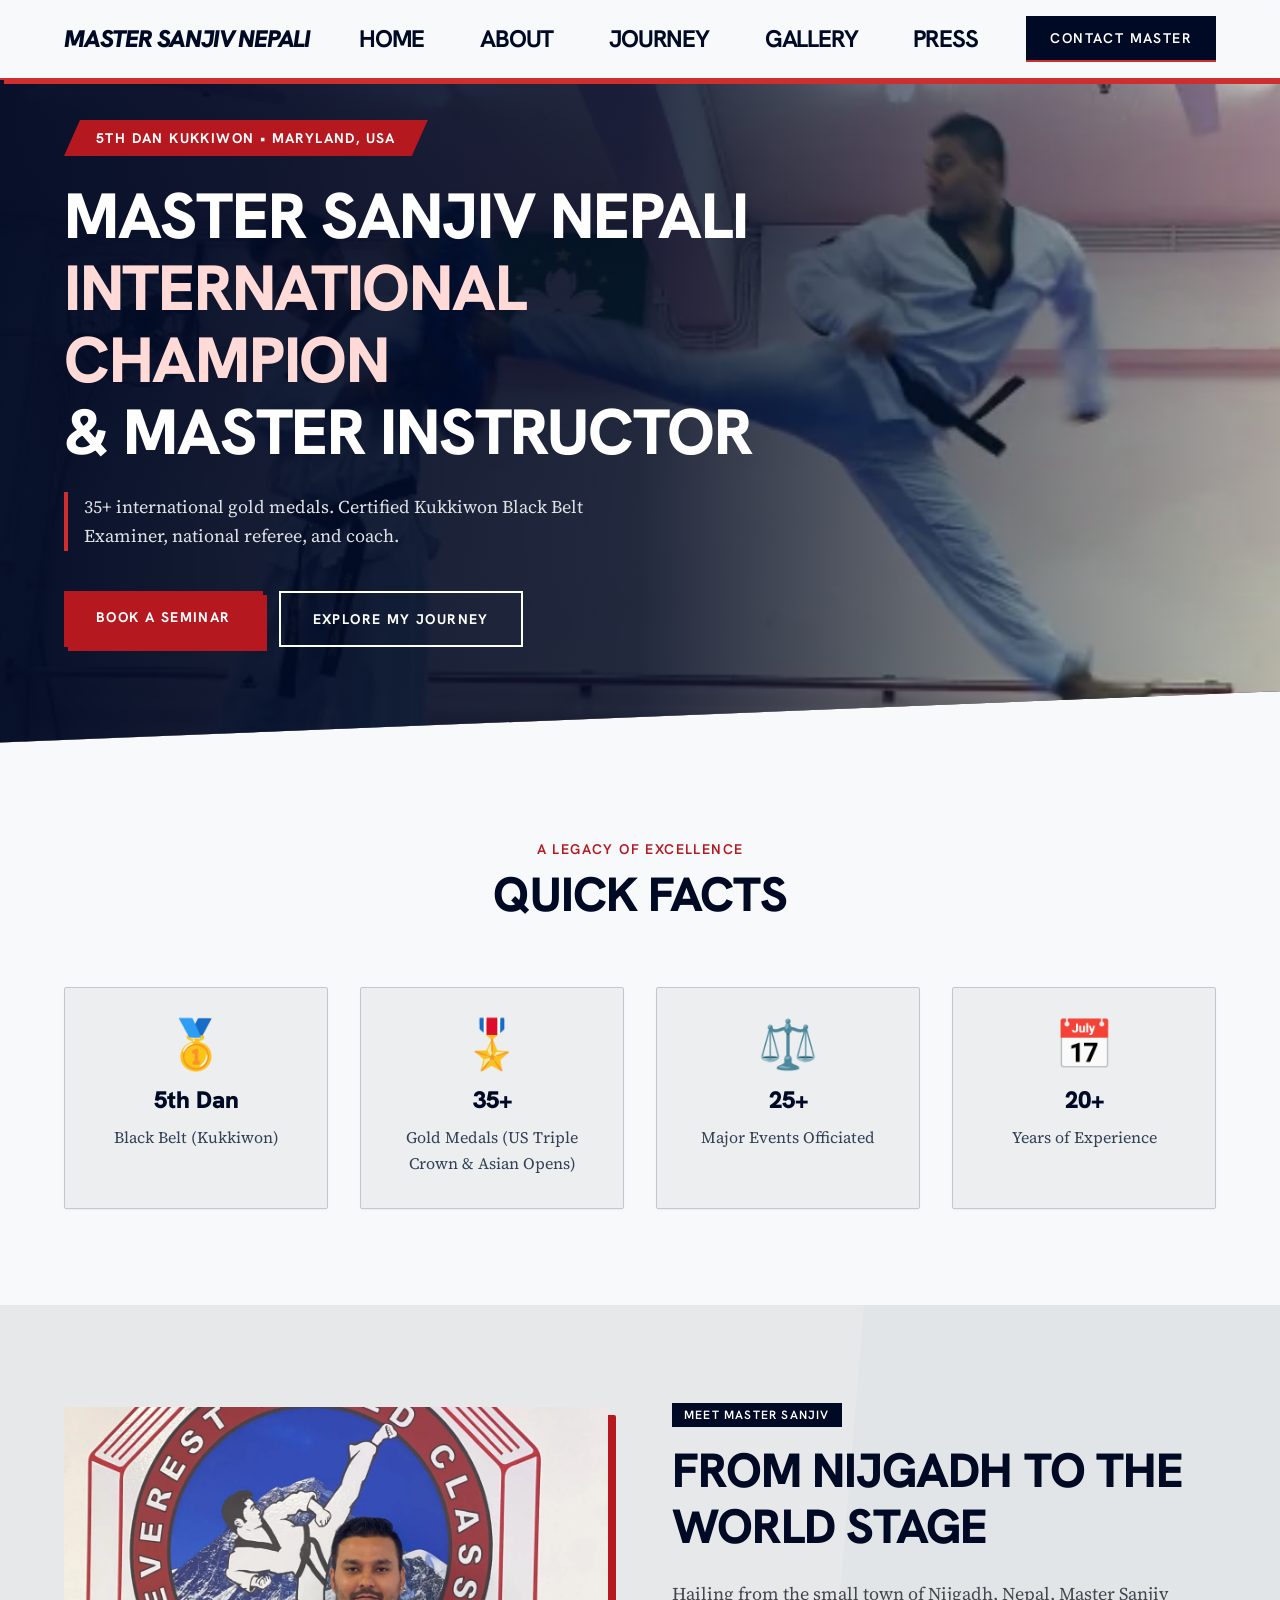
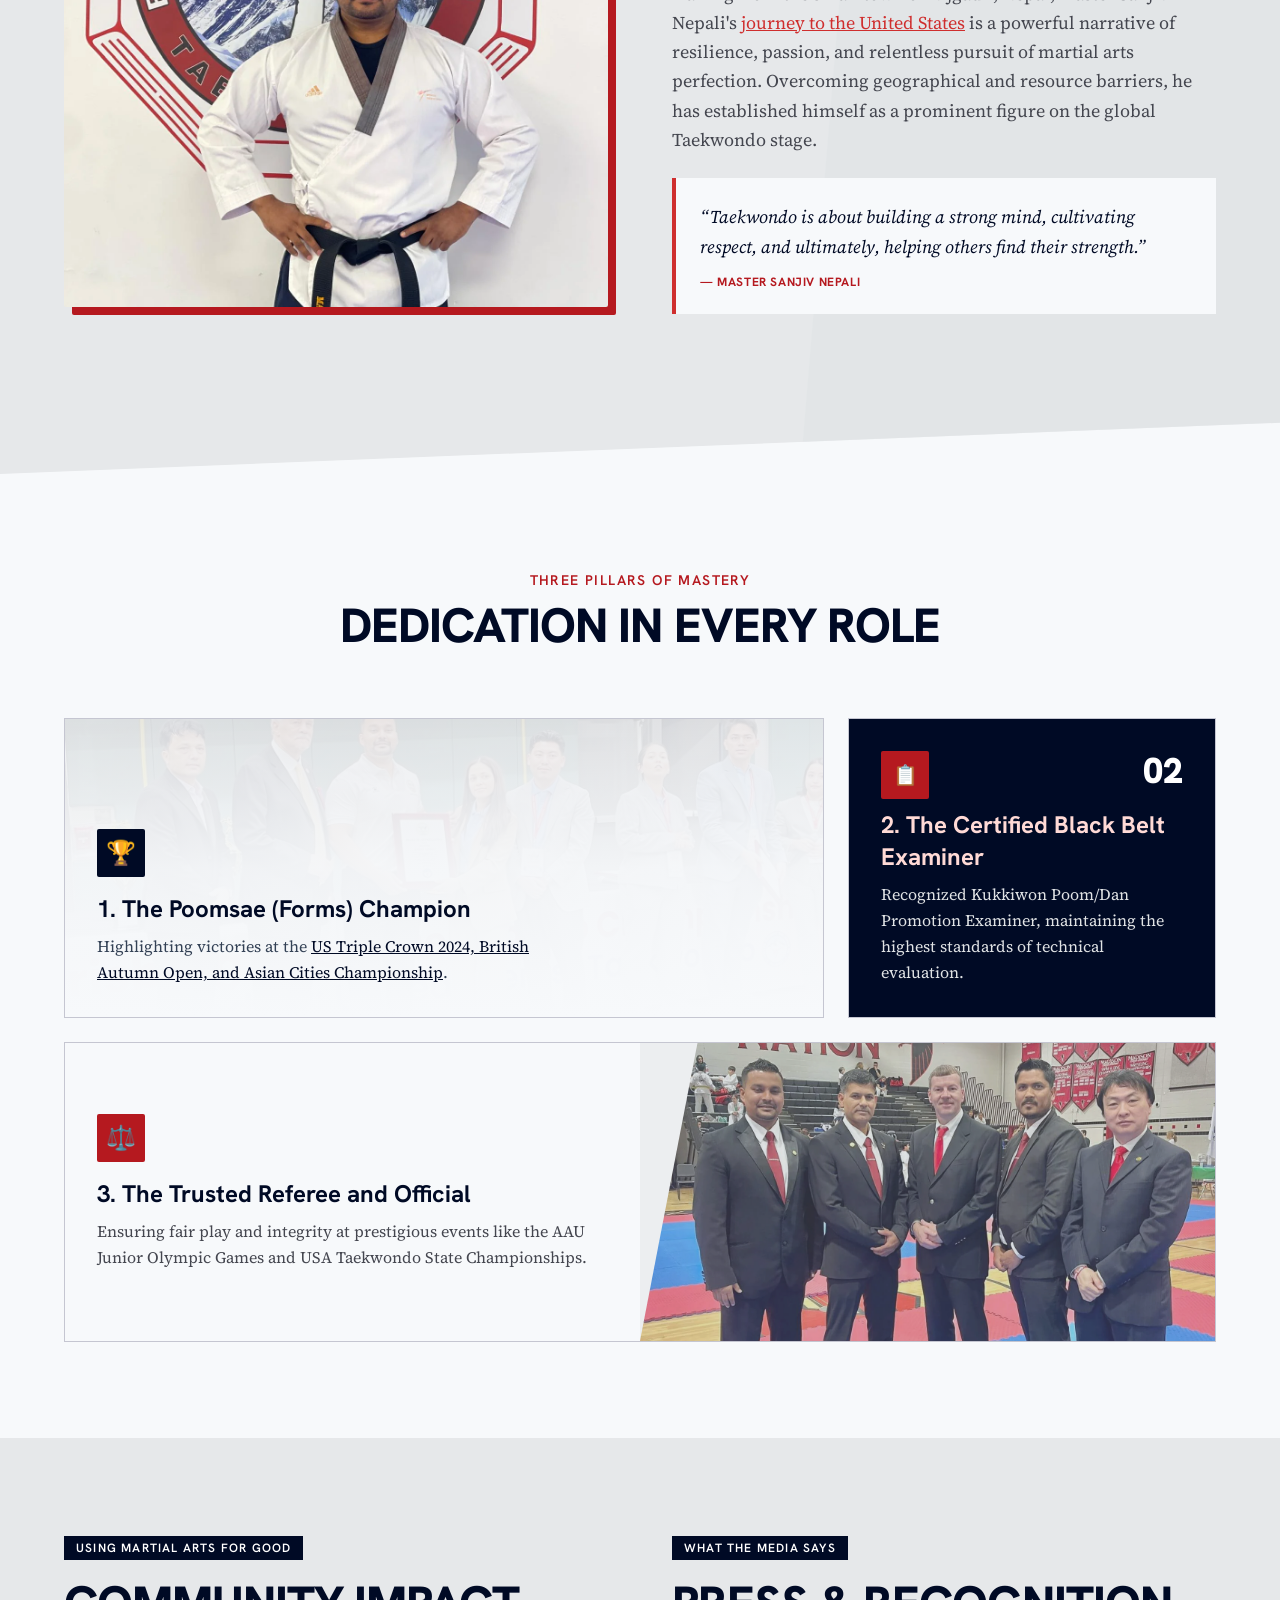
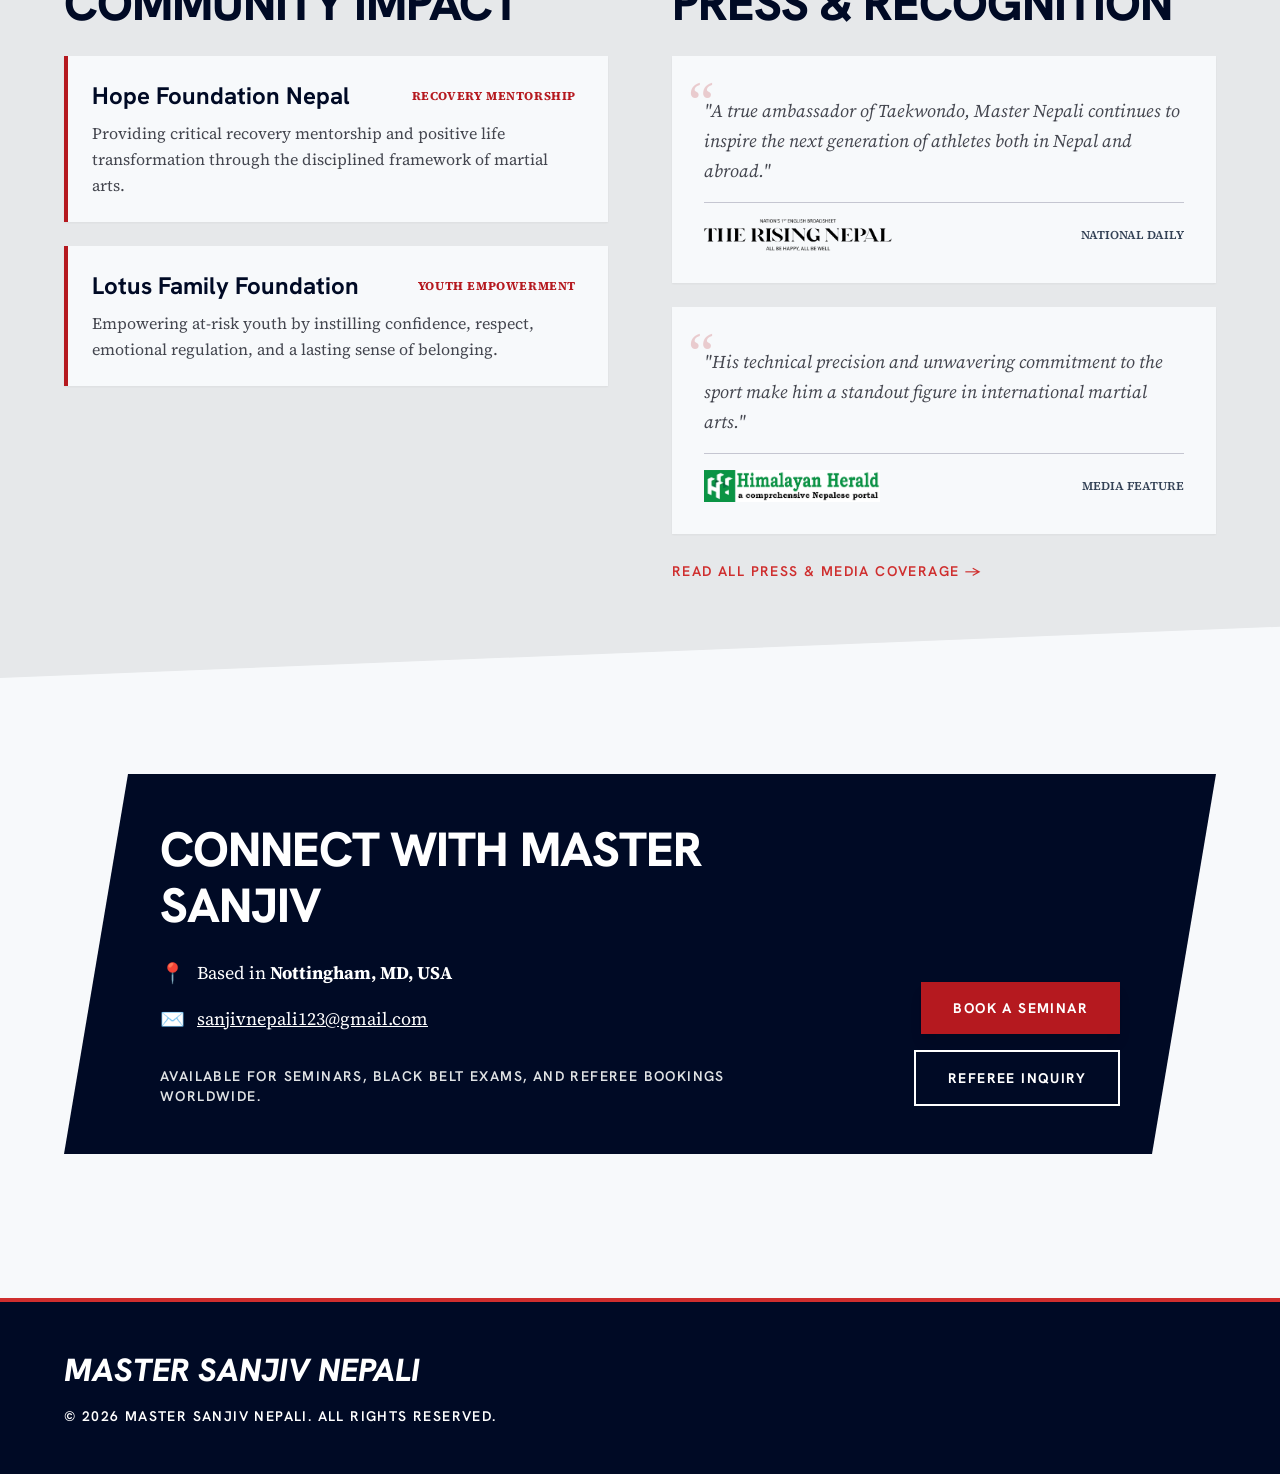
<file: index.html>
<!DOCTYPE html>
<html lang="en-US" class="light" style="scroll-behavior: smooth;">
<head>
    <meta charset="UTF-8">
    <meta name="viewport" content="width=device-width, initial-scale=1.0">
    <title>Master Sanjiv Nepali | Taekwondo Champion, Coach & Referee</title>
    <meta name="description" content="Official site of Master Sanjiv Nepali — 5th Dan Black Belt, International Taekwondo Gold Medalist, certified referee, and coach representing Nepal worldwide.">
    <link rel="canonical" href="https://sanjivnepali.com/">
    <meta name="robots" content="index, follow, max-snippet:-1, max-image-preview:large, max-video-preview:-1">

    <!-- Fonts -->
    <link rel="preconnect" href="https://fonts.googleapis.com">
    <link rel="preconnect" href="https://fonts.gstatic.com" crossorigin>
    <link rel="preload" as="style" href="https://fonts.googleapis.com/css2?family=Hanken+Grotesk:wght@600;700;800&family=Source+Serif+4:wght@400;600&display=swap" onload="this.onload=null;this.rel='stylesheet'">
    <noscript><link href="https://fonts.googleapis.com/css2?family=Hanken+Grotesk:wght@600;700;800&family=Source+Serif+4:wght@400;600&display=swap" rel="stylesheet"></noscript>

    <!-- CSS -->
    <link rel="preload" as="image" href="/assets/uploads/Back-kick.webp" fetchpriority="high">
    <style>*,:after,:before{--tw-border-spacing-x:0;--tw-border-spacing-y:0;--tw-translate-x:0;--tw-translate-y:0;--tw-rotate:0;--tw-skew-x:0;--tw-skew-y:0;--tw-scale-x:1;--tw-scale-y:1;--tw-pan-x: ;--tw-pan-y: ;--tw-pinch-zoom: ;--tw-scroll-snap-strictness:proximity;--tw-gradient-from-position: ;--tw-gradient-via-position: ;--tw-gradient-to-position: ;--tw-ordinal: ;--tw-slashed-zero: ;--tw-numeric-figure: ;--tw-numeric-spacing: ;--tw-numeric-fraction: ;--tw-ring-inset: ;--tw-ring-offset-width:0px;--tw-ring-offset-color:#fff;--tw-ring-color:rgba(59,130,246,.5);--tw-ring-offset-shadow:0 0 #0000;--tw-ring-shadow:0 0 #0000;--tw-shadow:0 0 #0000;--tw-shadow-colored:0 0 #0000;--tw-blur: ;--tw-brightness: ;--tw-contrast: ;--tw-grayscale: ;--tw-hue-rotate: ;--tw-invert: ;--tw-saturate: ;--tw-sepia: ;--tw-drop-shadow: ;--tw-backdrop-blur: ;--tw-backdrop-brightness: ;--tw-backdrop-contrast: ;--tw-backdrop-grayscale: ;--tw-backdrop-hue-rotate: ;--tw-backdrop-invert: ;--tw-backdrop-opacity: ;--tw-backdrop-saturate: ;--tw-backdrop-sepia: ;--tw-contain-size: ;--tw-contain-layout: ;--tw-contain-paint: ;--tw-contain-style: }::backdrop{--tw-border-spacing-x:0;--tw-border-spacing-y:0;--tw-translate-x:0;--tw-translate-y:0;--tw-rotate:0;--tw-skew-x:0;--tw-skew-y:0;--tw-scale-x:1;--tw-scale-y:1;--tw-pan-x: ;--tw-pan-y: ;--tw-pinch-zoom: ;--tw-scroll-snap-strictness:proximity;--tw-gradient-from-position: ;--tw-gradient-via-position: ;--tw-gradient-to-position: ;--tw-ordinal: ;--tw-slashed-zero: ;--tw-numeric-figure: ;--tw-numeric-spacing: ;--tw-numeric-fraction: ;--tw-ring-inset: ;--tw-ring-offset-width:0px;--tw-ring-offset-color:#fff;--tw-ring-color:rgba(59,130,246,.5);--tw-ring-offset-shadow:0 0 #0000;--tw-ring-shadow:0 0 #0000;--tw-shadow:0 0 #0000;--tw-shadow-colored:0 0 #0000;--tw-blur: ;--tw-brightness: ;--tw-contrast: ;--tw-grayscale: ;--tw-hue-rotate: ;--tw-invert: ;--tw-saturate: ;--tw-sepia: ;--tw-drop-shadow: ;--tw-backdrop-blur: ;--tw-backdrop-brightness: ;--tw-backdrop-contrast: ;--tw-backdrop-grayscale: ;--tw-backdrop-hue-rotate: ;--tw-backdrop-invert: ;--tw-backdrop-opacity: ;--tw-backdrop-saturate: ;--tw-backdrop-sepia: ;--tw-contain-size: ;--tw-contain-layout: ;--tw-contain-paint: ;--tw-contain-style: }/*! tailwindcss v3.4.19 | MIT License | https://tailwindcss.com*/*,:after,:before{box-sizing:border-box;border:0 solid #e5e7eb}:after,:before{--tw-content:""}:host,html{line-height:1.5;-webkit-text-size-adjust:100%;-moz-tab-size:4;-o-tab-size:4;tab-size:4;font-family:ui-sans-serif,system-ui,sans-serif,Apple Color Emoji,Segoe UI Emoji,Segoe UI Symbol,Noto Color Emoji;font-feature-settings:normal;font-variation-settings:normal;-webkit-tap-highlight-color:transparent}body{margin:0;line-height:inherit}hr{height:0;color:inherit;border-top-width:1px}abbr:where([title]){-webkit-text-decoration:underline dotted;text-decoration:underline dotted}h1,h2,h3,h4,h5,h6{font-size:inherit;font-weight:inherit}a{color:inherit;text-decoration:inherit}b,strong{font-weight:bolder}code,kbd,pre,samp{font-family:ui-monospace,SFMono-Regular,Menlo,Monaco,Consolas,Liberation Mono,Courier New,monospace;font-feature-settings:normal;font-variation-settings:normal;font-size:1em}small{font-size:80%}sub,sup{font-size:75%;line-height:0;position:relative;vertical-align:baseline}sub{bottom:-.25em}sup{top:-.5em}table{text-indent:0;border-color:inherit;border-collapse:collapse}button,input,optgroup,select,textarea{font-family:inherit;font-feature-settings:inherit;font-variation-settings:inherit;font-size:100%;font-weight:inherit;line-height:inherit;letter-spacing:inherit;color:inherit;margin:0;padding:0}button,select{text-transform:none}button,input:where([type=button]),input:where([type=reset]),input:where([type=submit]){-webkit-appearance:button;background-color:transparent;background-image:none}:-moz-focusring{outline:auto}:-moz-ui-invalid{box-shadow:none}progress{vertical-align:baseline}::-webkit-inner-spin-button,::-webkit-outer-spin-button{height:auto}[type=search]{-webkit-appearance:textfield;outline-offset:-2px}::-webkit-search-decoration{-webkit-appearance:none}::-webkit-file-upload-button{-webkit-appearance:button;font:inherit}summary{display:list-item}blockquote,dd,dl,figure,h1,h2,h3,h4,h5,h6,hr,p,pre{margin:0}fieldset{margin:0}fieldset,legend{padding:0}menu,ol,ul{list-style:none;margin:0;padding:0}dialog{padding:0}textarea{resize:vertical}input::-moz-placeholder,textarea::-moz-placeholder{opacity:1;color:#9ca3af}input::placeholder,textarea::placeholder{opacity:1;color:#9ca3af}[role=button],button{cursor:pointer}:disabled{cursor:default}audio,canvas,embed,iframe,img,object,svg,video{display:block;vertical-align:middle}img,video{max-width:100%;height:auto}[hidden]:where(:not([hidden=until-found])){display:none}.container{width:100%}@media (min-width:640px){.container{max-width:640px}}@media (min-width:768px){.container{max-width:768px}}@media (min-width:1024px){.container{max-width:1024px}}@media (min-width:1280px){.container{max-width:1280px}}@media (min-width:1536px){.container{max-width:1536px}}.pointer-events-none{pointer-events:none}.fixed{position:fixed}.absolute{position:absolute}.relative{position:relative}.-inset-4{inset:-1rem}.inset-0{inset:0}.bottom-0{bottom:0}.bottom-4{bottom:1rem}.left-0{left:0}.left-4{left:1rem}.right-0{right:0}.top-0{top:0}.top-1\.5{top:.375rem}.top-2{top:.5rem}.top-4{top:1rem}.-z-10{z-index:-10}.z-0{z-index:0}.z-10{z-index:10}.z-20{z-index:20}.z-50{z-index:50}.order-1{order:1}.order-2{order:2}.order-3{order:3}.col-span-full{grid-column:1/-1}.mx-auto{margin-left:auto;margin-right:auto}.-mt-12{margin-top:-3rem}.-mt-16{margin-top:-4rem}.mb-1{margin-bottom:.25rem}.mb-12{margin-bottom:3rem}.mb-16{margin-bottom:4rem}.mb-2{margin-bottom:.5rem}.mb-20{margin-bottom:5rem}.mb-3{margin-bottom:.75rem}.mb-4{margin-bottom:1rem}.mb-6{margin-bottom:1.5rem}.mb-8{margin-bottom:2rem}.ml-2{margin-left:.5rem}.ml-4{margin-left:1rem}.ml-6{margin-left:1.5rem}.mr-3{margin-right:.75rem}.mt-1{margin-top:.25rem}.mt-12{margin-top:3rem}.mt-16{margin-top:4rem}.mt-2{margin-top:.5rem}.mt-3{margin-top:.75rem}.mt-4{margin-top:1rem}.mt-6{margin-top:1.5rem}.mt-8{margin-top:2rem}.block{display:block}.inline-block{display:inline-block}.flex{display:flex}.inline-flex{display:inline-flex}.grid{display:grid}.hidden{display:none}.aspect-\[4\/3\]{aspect-ratio:4/3}.aspect-\[4\/5\]{aspect-ratio:4/5}.aspect-video{aspect-ratio:16/9}.h-1{height:.25rem}.h-12{height:3rem}.h-16{height:4rem}.h-2{height:.5rem}.h-3{height:.75rem}.h-64{height:16rem}.h-8{height:2rem}.h-96{height:24rem}.h-\[500px\]{height:500px}.h-auto{height:auto}.h-full{height:100%}.h-px{height:1px}.min-h-\[60vh\]{min-height:60vh}.min-h-\[921px\]{min-height:921px}.w-1\/2{width:50%}.w-1\/3{width:33.333333%}.w-12{width:3rem}.w-16{width:4rem}.w-24{width:6rem}.w-3{width:.75rem}.w-8{width:2rem}.w-auto{width:auto}.w-full{width:100%}.max-w-2xl{max-width:42rem}.max-w-3xl{max-width:48rem}.max-w-4xl{max-width:56rem}.max-w-7xl{max-width:80rem}.max-w-container-max{max-width:1280px}.max-w-md{max-width:28rem}.max-w-xl{max-width:36rem}.flex-shrink-0,.shrink-0{flex-shrink:0}.flex-grow{flex-grow:1}.origin-left{transform-origin:left}.-translate-y-8{--tw-translate-y:-2rem}.-translate-y-8,.translate-x-1\/2{transform:translate(var(--tw-translate-x),var(--tw-translate-y)) rotate(var(--tw-rotate)) skewX(var(--tw-skew-x)) skewY(var(--tw-skew-y)) scaleX(var(--tw-scale-x)) scaleY(var(--tw-scale-y))}.translate-x-1\/2{--tw-translate-x:50%}.translate-x-1\/4{--tw-translate-x:25%}.translate-x-1\/4,.translate-x-4{transform:translate(var(--tw-translate-x),var(--tw-translate-y)) rotate(var(--tw-rotate)) skewX(var(--tw-skew-x)) skewY(var(--tw-skew-y)) scaleX(var(--tw-scale-x)) scaleY(var(--tw-scale-y))}.translate-x-4{--tw-translate-x:1rem}.translate-x-8{--tw-translate-x:2rem}.translate-x-8,.translate-y-0{transform:translate(var(--tw-translate-x),var(--tw-translate-y)) rotate(var(--tw-rotate)) skewX(var(--tw-skew-x)) skewY(var(--tw-skew-y)) scaleX(var(--tw-scale-x)) scaleY(var(--tw-scale-y))}.translate-y-0{--tw-translate-y:0px}.translate-y-4{--tw-translate-y:1rem}.translate-y-4,.translate-y-8{transform:translate(var(--tw-translate-x),var(--tw-translate-y)) rotate(var(--tw-rotate)) skewX(var(--tw-skew-x)) skewY(var(--tw-skew-y)) scaleX(var(--tw-scale-x)) scaleY(var(--tw-scale-y))}.translate-y-8{--tw-translate-y:2rem}.-rotate-3{--tw-rotate:-3deg}.-rotate-3,.rotate-45{transform:translate(var(--tw-translate-x),var(--tw-translate-y)) rotate(var(--tw-rotate)) skewX(var(--tw-skew-x)) skewY(var(--tw-skew-y)) scaleX(var(--tw-scale-x)) scaleY(var(--tw-scale-y))}.rotate-45{--tw-rotate:45deg}.-skew-x-12{--tw-skew-x:-12deg}.-skew-x-12,.skew-x-12{transform:translate(var(--tw-translate-x),var(--tw-translate-y)) rotate(var(--tw-rotate)) skewX(var(--tw-skew-x)) skewY(var(--tw-skew-y)) scaleX(var(--tw-scale-x)) scaleY(var(--tw-scale-y))}.skew-x-12{--tw-skew-x:12deg}.skew-x-\[-6deg\]{--tw-skew-x:-6deg}.scale-150,.skew-x-\[-6deg\]{transform:translate(var(--tw-translate-x),var(--tw-translate-y)) rotate(var(--tw-rotate)) skewX(var(--tw-skew-x)) skewY(var(--tw-skew-y)) scaleX(var(--tw-scale-x)) scaleY(var(--tw-scale-y))}.scale-150{--tw-scale-x:1.5;--tw-scale-y:1.5}.transform{transform:translate(var(--tw-translate-x),var(--tw-translate-y)) rotate(var(--tw-rotate)) skewX(var(--tw-skew-x)) skewY(var(--tw-skew-y)) scaleX(var(--tw-scale-x)) scaleY(var(--tw-scale-y))}.cursor-pointer{cursor:pointer}.list-outside{list-style-position:outside}.list-disc{list-style-type:disc}.list-none{list-style-type:none}.auto-rows-\[300px\]{grid-auto-rows:300px}.grid-cols-1{grid-template-columns:repeat(1,minmax(0,1fr))}.grid-cols-2{grid-template-columns:repeat(2,minmax(0,1fr))}.flex-col{flex-direction:column}.flex-wrap{flex-wrap:wrap}.items-start{align-items:flex-start}.items-end{align-items:flex-end}.items-center{align-items:center}.justify-end{justify-content:flex-end}.justify-center{justify-content:center}.justify-between{justify-content:space-between}.gap-12{gap:3rem}.gap-16{gap:4rem}.gap-2{gap:.5rem}.gap-3{gap:.75rem}.gap-4{gap:1rem}.gap-6{gap:1.5rem}.gap-8{gap:2rem}.gap-gutter{gap:24px}.space-y-4>:not([hidden])~:not([hidden]){--tw-space-y-reverse:0;margin-top:calc(1rem*(1 - var(--tw-space-y-reverse)));margin-bottom:calc(1rem*var(--tw-space-y-reverse))}.space-y-6>:not([hidden])~:not([hidden]){--tw-space-y-reverse:0;margin-top:calc(1.5rem*(1 - var(--tw-space-y-reverse)));margin-bottom:calc(1.5rem*var(--tw-space-y-reverse))}.space-y-8>:not([hidden])~:not([hidden]){--tw-space-y-reverse:0;margin-top:calc(2rem*(1 - var(--tw-space-y-reverse)));margin-bottom:calc(2rem*var(--tw-space-y-reverse))}.overflow-hidden{overflow:hidden}.rounded-full{border-radius:9999px}.rounded-sm{border-radius:.125rem}.border{border-width:1px}.border-2{border-width:2px}.border-4{border-width:4px}.border-y{border-top-width:1px}.border-b,.border-y{border-bottom-width:1px}.border-b-2{border-bottom-width:2px}.border-b-4{border-bottom-width:4px}.border-l-4{border-left-width:4px}.border-l-8{border-left-width:8px}.border-t{border-top-width:1px}.border-t-4{border-top-width:4px}.border-deep-navy{--tw-border-opacity:1;border-color:rgb(0 31 82/var(--tw-border-opacity,1))}.border-national-crimson{--tw-border-opacity:1;border-color:rgb(207 46 46/var(--tw-border-opacity,1))}.border-outline-variant{--tw-border-opacity:1;border-color:rgb(197 198 209/var(--tw-border-opacity,1))}.border-primary{--tw-border-opacity:1;border-color:rgb(0 10 37/var(--tw-border-opacity,1))}.border-secondary{--tw-border-opacity:1;border-color:rgb(181 25 31/var(--tw-border-opacity,1))}.border-secondary\/30{border-color:rgba(181,25,31,.3)}.border-slate-200{--tw-border-opacity:1;border-color:rgb(226 232 240/var(--tw-border-opacity,1))}.border-slate-300{--tw-border-opacity:1;border-color:rgb(203 213 225/var(--tw-border-opacity,1))}.border-surface-variant{--tw-border-opacity:1;border-color:rgb(224 227 229/var(--tw-border-opacity,1))}.border-transparent{border-color:transparent}.border-white{--tw-border-opacity:1;border-color:rgb(255 255 255/var(--tw-border-opacity,1))}.bg-background{--tw-bg-opacity:1;background-color:rgb(247 249 251/var(--tw-bg-opacity,1))}.bg-deep-navy{--tw-bg-opacity:1;background-color:rgb(0 31 82/var(--tw-bg-opacity,1))}.bg-national-crimson{--tw-bg-opacity:1;background-color:rgb(207 46 46/var(--tw-bg-opacity,1))}.bg-on-primary-container{--tw-bg-opacity:1;background-color:rgb(114 136 193/var(--tw-bg-opacity,1))}.bg-outline-variant{--tw-bg-opacity:1;background-color:rgb(197 198 209/var(--tw-bg-opacity,1))}.bg-primary{--tw-bg-opacity:1;background-color:rgb(0 10 37/var(--tw-bg-opacity,1))}.bg-primary\/40{background-color:rgba(0,10,37,.4)}.bg-secondary{--tw-bg-opacity:1;background-color:rgb(181 25 31/var(--tw-bg-opacity,1))}.bg-slate-200{--tw-bg-opacity:1;background-color:rgb(226 232 240/var(--tw-bg-opacity,1))}.bg-surface,.bg-surface-bright{--tw-bg-opacity:1;background-color:rgb(247 249 251/var(--tw-bg-opacity,1))}.bg-surface-container{--tw-bg-opacity:1;background-color:rgb(236 238 240/var(--tw-bg-opacity,1))}.bg-surface-container-high{--tw-bg-opacity:1;background-color:rgb(230 232 234/var(--tw-bg-opacity,1))}.bg-surface-container-highest{--tw-bg-opacity:1;background-color:rgb(224 227 229/var(--tw-bg-opacity,1))}.bg-surface-container-low{--tw-bg-opacity:1;background-color:rgb(242 244 246/var(--tw-bg-opacity,1))}.bg-surface-dim{--tw-bg-opacity:1;background-color:rgb(216 218 220/var(--tw-bg-opacity,1))}.bg-surface-variant{--tw-bg-opacity:1;background-color:rgb(224 227 229/var(--tw-bg-opacity,1))}.bg-surface\/90{background-color:rgba(247,249,251,.9)}.bg-transparent{background-color:transparent}.bg-white{--tw-bg-opacity:1;background-color:rgb(255 255 255/var(--tw-bg-opacity,1))}.bg-gradient-to-r{background-image:linear-gradient(to right,var(--tw-gradient-stops))}.bg-gradient-to-t{background-image:linear-gradient(to top,var(--tw-gradient-stops))}.from-primary{--tw-gradient-from:#000a25 var(--tw-gradient-from-position);--tw-gradient-to:rgba(0,10,37,0) var(--tw-gradient-to-position);--tw-gradient-stops:var(--tw-gradient-from),var(--tw-gradient-to)}.from-surface{--tw-gradient-from:#f7f9fb var(--tw-gradient-from-position);--tw-gradient-to:rgba(247,249,251,0) var(--tw-gradient-to-position);--tw-gradient-stops:var(--tw-gradient-from),var(--tw-gradient-to)}.via-surface\/80{--tw-gradient-to:rgba(247,249,251,0) var(--tw-gradient-to-position);--tw-gradient-stops:var(--tw-gradient-from),rgba(247,249,251,.8) var(--tw-gradient-via-position),var(--tw-gradient-to)}.to-transparent{--tw-gradient-to:transparent var(--tw-gradient-to-position)}.bg-cover{background-size:cover}.bg-center{background-position:50%}.bg-no-repeat{background-repeat:no-repeat}.object-contain{-o-object-fit:contain;object-fit:contain}.object-cover{-o-object-fit:cover;object-fit:cover}.p-12{padding:3rem}.p-3{padding:.75rem}.p-4{padding:1rem}.p-6{padding:1.5rem}.p-8{padding:2rem}.px-10{padding-left:2.5rem;padding-right:2.5rem}.px-2{padding-left:.5rem;padding-right:.5rem}.px-3{padding-left:.75rem;padding-right:.75rem}.px-4{padding-left:1rem;padding-right:1rem}.px-6{padding-left:1.5rem;padding-right:1.5rem}.px-8{padding-left:2rem;padding-right:2rem}.px-margin-desktop{padding-left:64px;padding-right:64px}.px-margin-mobile{padding-left:20px;padding-right:20px}.py-1{padding-top:.25rem;padding-bottom:.25rem}.py-12{padding-top:3rem;padding-bottom:3rem}.py-16{padding-top:4rem;padding-bottom:4rem}.py-2{padding-top:.5rem;padding-bottom:.5rem}.py-20{padding-top:5rem;padding-bottom:5rem}.py-24{padding-top:6rem;padding-bottom:6rem}.py-3{padding-top:.75rem;padding-bottom:.75rem}.py-4{padding-top:1rem;padding-bottom:1rem}.py-5{padding-top:1.25rem;padding-bottom:1.25rem}.pb-1{padding-bottom:.25rem}.pb-12{padding-bottom:3rem}.pb-16{padding-bottom:4rem}.pb-2{padding-bottom:.5rem}.pb-24{padding-bottom:6rem}.pb-32{padding-bottom:8rem}.pb-4{padding-bottom:1rem}.pb-6{padding-bottom:1.5rem}.pl-4{padding-left:1rem}.pl-6{padding-left:1.5rem}.pl-margin-desktop{padding-left:64px}.pt-12{padding-top:3rem}.pt-16{padding-top:4rem}.pt-20{padding-top:5rem}.pt-24{padding-top:6rem}.pt-32{padding-top:8rem}.pt-4{padding-top:1rem}.pt-6{padding-top:1.5rem}.pt-\[80px\]{padding-top:80px}.text-left{text-align:left}.text-center{text-align:center}.font-body-lg,.font-body-md{font-family:"Source Serif 4"}.font-headline-lg,.font-headline-lg-mobile,.font-headline-md,.font-headline-sm,.font-headline-xl,.font-label-lg,.font-label-sm{font-family:Hanken Grotesk}.font-sans{font-family:ui-sans-serif,system-ui,sans-serif,Apple Color Emoji,Segoe UI Emoji,Segoe UI Symbol,Noto Color Emoji}.font-serif{font-family:ui-serif,Georgia,Cambria,Times New Roman,Times,serif}.text-2xl{font-size:1.5rem;line-height:2rem}.text-3xl{font-size:1.875rem;line-height:2.25rem}.text-4xl{font-size:2.25rem;line-height:2.5rem}.text-5xl{font-size:3rem;line-height:1}.text-6xl{font-size:3.75rem;line-height:1}.text-\[120px\]{font-size:120px}.text-base{font-size:1rem;line-height:1.5rem}.text-body-lg{font-size:18px;line-height:30px;font-weight:400}.text-body-md{font-size:16px;line-height:26px;font-weight:400}.text-headline-lg{font-size:48px;line-height:56px;letter-spacing:-.02em;font-weight:800}.text-headline-lg-mobile{font-size:36px;line-height:44px;font-weight:800}.text-headline-md{font-size:32px;line-height:40px;font-weight:700}.text-headline-sm{font-size:24px;line-height:32px;font-weight:700}.text-headline-xl{font-size:64px;line-height:72px;letter-spacing:-.02em;font-weight:800}.text-label-lg{font-size:14px;line-height:20px;letter-spacing:.05em;font-weight:600}.text-label-sm{font-size:12px;line-height:16px;font-weight:600}.text-lg{font-size:1.125rem;line-height:1.75rem}.text-sm{font-size:.875rem;line-height:1.25rem}.text-xl{font-size:1.25rem;line-height:1.75rem}.text-xs{font-size:.75rem;line-height:1rem}.font-black{font-weight:900}.font-bold{font-weight:700}.font-extrabold{font-weight:800}.font-semibold{font-weight:600}.uppercase{text-transform:uppercase}.italic{font-style:italic}.leading-relaxed{line-height:1.625}.leading-tight{line-height:1.25}.tracking-tight{letter-spacing:-.025em}.tracking-tighter{letter-spacing:-.05em}.tracking-wider{letter-spacing:.05em}.tracking-widest{letter-spacing:.1em}.text-deep-navy{--tw-text-opacity:1;color:rgb(0 31 82/var(--tw-text-opacity,1))}.text-inverse-primary{--tw-text-opacity:1;color:rgb(176 198 255/var(--tw-text-opacity,1))}.text-national-crimson{--tw-text-opacity:1;color:rgb(207 46 46/var(--tw-text-opacity,1))}.text-on-background{--tw-text-opacity:1;color:rgb(25 28 30/var(--tw-text-opacity,1))}.text-on-primary,.text-on-secondary{--tw-text-opacity:1;color:rgb(255 255 255/var(--tw-text-opacity,1))}.text-on-surface{--tw-text-opacity:1;color:rgb(25 28 30/var(--tw-text-opacity,1))}.text-on-surface-variant{--tw-text-opacity:1;color:rgb(68 70 79/var(--tw-text-opacity,1))}.text-primary{--tw-text-opacity:1;color:rgb(0 10 37/var(--tw-text-opacity,1))}.text-secondary{--tw-text-opacity:1;color:rgb(181 25 31/var(--tw-text-opacity,1))}.text-secondary-fixed{--tw-text-opacity:1;color:rgb(255 218 214/var(--tw-text-opacity,1))}.text-slate-400{--tw-text-opacity:1;color:rgb(148 163 184/var(--tw-text-opacity,1))}.text-slate-text{--tw-text-opacity:1;color:rgb(51 65 85/var(--tw-text-opacity,1))}.text-surface-variant{--tw-text-opacity:1;color:rgb(224 227 229/var(--tw-text-opacity,1))}.text-surface-variant\/70{color:hsla(204,9%,89%,.7)}.text-surface-variant\/80{color:hsla(204,9%,89%,.8)}.text-surface-variant\/90{color:hsla(204,9%,89%,.9)}.text-white{--tw-text-opacity:1;color:rgb(255 255 255/var(--tw-text-opacity,1))}.underline{text-decoration-line:underline}.decoration-secondary-fixed\/30{text-decoration-color:hsla(6,100%,92%,.3)}.antialiased{-webkit-font-smoothing:antialiased;-moz-osx-font-smoothing:grayscale}.opacity-0{opacity:0}.opacity-10{opacity:.1}.opacity-100{opacity:1}.opacity-20{opacity:.2}.opacity-30{opacity:.3}.opacity-40{opacity:.4}.opacity-50{opacity:.5}.opacity-60{opacity:.6}.opacity-70{opacity:.7}.opacity-80{opacity:.8}.opacity-90{opacity:.9}.mix-blend-multiply{mix-blend-mode:multiply}.mix-blend-overlay{mix-blend-mode:overlay}.shadow-\[4px_4px_0px_0px_rgba\(181\2c 25\2c 31\2c 1\)\]{--tw-shadow:4px 4px 0px 0px #b5191f;--tw-shadow-colored:4px 4px 0px 0px var(--tw-shadow-color);box-shadow:var(--tw-ring-offset-shadow,0 0 #0000),var(--tw-ring-shadow,0 0 #0000),var(--tw-shadow)}.shadow-\[4px_4px_0px_0px_rgba\(207\2c 46\2c 46\2c 1\)\]{--tw-shadow:4px 4px 0px 0px #cf2e2e;--tw-shadow-colored:4px 4px 0px 0px var(--tw-shadow-color);box-shadow:var(--tw-ring-offset-shadow,0 0 #0000),var(--tw-ring-shadow,0 0 #0000),var(--tw-shadow)}.shadow-\[4px_4px_0px_0px_rgba\(255\2c 255\2c 255\2c 0\.2\)\]{--tw-shadow:4px 4px 0px 0px hsla(0,0%,100%,.2);--tw-shadow-colored:4px 4px 0px 0px var(--tw-shadow-color);box-shadow:var(--tw-ring-offset-shadow,0 0 #0000),var(--tw-ring-shadow,0 0 #0000),var(--tw-shadow)}.shadow-\[8px_8px_0px_0px_rgba\(207\2c 46\2c 46\2c 1\)\]{--tw-shadow:8px 8px 0px 0px #cf2e2e;--tw-shadow-colored:8px 8px 0px 0px var(--tw-shadow-color)}.shadow-\[8px_8px_0px_0px_rgba\(207\2c 46\2c 46\2c 1\)\],.shadow-lg{box-shadow:var(--tw-ring-offset-shadow,0 0 #0000),var(--tw-ring-shadow,0 0 #0000),var(--tw-shadow)}.shadow-lg{--tw-shadow:0 10px 15px -3px rgba(0,0,0,.1),0 4px 6px -4px rgba(0,0,0,.1);--tw-shadow-colored:0 10px 15px -3px var(--tw-shadow-color),0 4px 6px -4px var(--tw-shadow-color)}.shadow-sm{--tw-shadow:0 1px 2px 0 rgba(0,0,0,.05);--tw-shadow-colored:0 1px 2px 0 var(--tw-shadow-color);box-shadow:var(--tw-ring-offset-shadow,0 0 #0000),var(--tw-ring-shadow,0 0 #0000),var(--tw-shadow)}.outline-none{outline:2px solid transparent;outline-offset:2px}.contrast-125{--tw-contrast:contrast(1.25)}.contrast-125,.grayscale{filter:var(--tw-blur) var(--tw-brightness) var(--tw-contrast) var(--tw-grayscale) var(--tw-hue-rotate) var(--tw-invert) var(--tw-saturate) var(--tw-sepia) var(--tw-drop-shadow)}.grayscale{--tw-grayscale:grayscale(100%)}.backdrop-blur-md{--tw-backdrop-blur:blur(12px)}.backdrop-blur-md,.backdrop-blur-sm{-webkit-backdrop-filter:var(--tw-backdrop-blur) var(--tw-backdrop-brightness) var(--tw-backdrop-contrast) var(--tw-backdrop-grayscale) var(--tw-backdrop-hue-rotate) var(--tw-backdrop-invert) var(--tw-backdrop-opacity) var(--tw-backdrop-saturate) var(--tw-backdrop-sepia);backdrop-filter:var(--tw-backdrop-blur) var(--tw-backdrop-brightness) var(--tw-backdrop-contrast) var(--tw-backdrop-grayscale) var(--tw-backdrop-hue-rotate) var(--tw-backdrop-invert) var(--tw-backdrop-opacity) var(--tw-backdrop-saturate) var(--tw-backdrop-sepia)}.backdrop-blur-sm{--tw-backdrop-blur:blur(4px)}.transition{transition-property:color,background-color,border-color,text-decoration-color,fill,stroke,opacity,box-shadow,transform,filter,-webkit-backdrop-filter;transition-property:color,background-color,border-color,text-decoration-color,fill,stroke,opacity,box-shadow,transform,filter,backdrop-filter;transition-property:color,background-color,border-color,text-decoration-color,fill,stroke,opacity,box-shadow,transform,filter,backdrop-filter,-webkit-backdrop-filter;transition-timing-function:cubic-bezier(.4,0,.2,1);transition-duration:.15s}.transition-all{transition-property:all;transition-timing-function:cubic-bezier(.4,0,.2,1);transition-duration:.15s}.transition-colors{transition-property:color,background-color,border-color,text-decoration-color,fill,stroke;transition-timing-function:cubic-bezier(.4,0,.2,1);transition-duration:.15s}.transition-opacity{transition-property:opacity;transition-timing-function:cubic-bezier(.4,0,.2,1);transition-duration:.15s}.transition-shadow{transition-property:box-shadow;transition-timing-function:cubic-bezier(.4,0,.2,1);transition-duration:.15s}.transition-transform{transition-property:transform;transition-timing-function:cubic-bezier(.4,0,.2,1);transition-duration:.15s}.duration-200{transition-duration:.2s}.duration-300{transition-duration:.3s}.duration-500{transition-duration:.5s}.duration-700{transition-duration:.7s}.duration-75{transition-duration:75ms}.ease-out{transition-timing-function:cubic-bezier(0,0,.2,1)}.clip-beveled{clip-path:polygon(10px 0,10px 0,100% 0,100% calc(100% - 10px),calc(100% - 10px) 100%,0 100%,0 100%,0 10px)}.clip-diagonal{clip-path:polygon(0 0,100% 0,100% 100%,0 calc(100% - 4vw))}.clip-diagonal-reverse{clip-path:polygon(0 4vw,100% 0,100% 100%,0 100%)}.kinetic-shift{transform:skewY(-2deg)}.kinetic-unshift{transform:skewY(2deg)}.clip-path-card{clip-path:polygon(0 0,100% 0,100% calc(100% - 20px),calc(100% - 20px) 100%,0 100%)}.clip-path-slant-top{clip-path:polygon(0 4vw,100% 0,100% 100%,0 100%)}.clip-path-slant-bottom{clip-path:polygon(0 0,100% 0,100% calc(100% - 4vw),0 100%)}.kinetic-bg{background:linear-gradient(105deg,var(--tw-colors-primary) 0,var(--tw-colors-primary) 55%,var(--tw-colors-deep-navy) 55%,var(--tw-colors-deep-navy) 100%)}.strike-accent{position:relative}.strike-accent:after{content:"";position:absolute;top:-10px;right:-10px;width:30px;height:30px;background-color:var(--tw-colors-secondary);transform:rotate(45deg);z-index:10;opacity:0;transition:opacity .3s ease}.group:hover .strike-accent:after{opacity:1}.hard-shadow{box-shadow:4px 4px 0 0 #b5191f}.hard-shadow-hover:hover{box-shadow:8px 8px 0 0 #b5191f;transform:translate(-4px,-4px)}.selection\:bg-national-crimson ::-moz-selection{--tw-bg-opacity:1;background-color:rgb(207 46 46/var(--tw-bg-opacity,1))}.selection\:bg-national-crimson ::selection{--tw-bg-opacity:1;background-color:rgb(207 46 46/var(--tw-bg-opacity,1))}.selection\:text-white ::-moz-selection{--tw-text-opacity:1;color:rgb(255 255 255/var(--tw-text-opacity,1))}.selection\:text-white ::selection{--tw-text-opacity:1;color:rgb(255 255 255/var(--tw-text-opacity,1))}.selection\:bg-national-crimson::-moz-selection{--tw-bg-opacity:1;background-color:rgb(207 46 46/var(--tw-bg-opacity,1))}.selection\:bg-national-crimson::selection{--tw-bg-opacity:1;background-color:rgb(207 46 46/var(--tw-bg-opacity,1))}.selection\:text-white::-moz-selection{--tw-text-opacity:1;color:rgb(255 255 255/var(--tw-text-opacity,1))}.selection\:text-white::selection{--tw-text-opacity:1;color:rgb(255 255 255/var(--tw-text-opacity,1))}.hover\:-translate-y-0\.5:hover{--tw-translate-y:-0.125rem}.hover\:-translate-y-0\.5:hover,.hover\:-translate-y-1:hover{transform:translate(var(--tw-translate-x),var(--tw-translate-y)) rotate(var(--tw-rotate)) skewX(var(--tw-skew-x)) skewY(var(--tw-skew-y)) scaleX(var(--tw-scale-x)) scaleY(var(--tw-scale-y))}.hover\:-translate-y-1:hover{--tw-translate-y:-0.25rem}.hover\:border-deep-navy:hover{--tw-border-opacity:1;border-color:rgb(0 31 82/var(--tw-border-opacity,1))}.hover\:border-national-crimson:hover{--tw-border-opacity:1;border-color:rgb(207 46 46/var(--tw-border-opacity,1))}.hover\:border-primary:hover{--tw-border-opacity:1;border-color:rgb(0 10 37/var(--tw-border-opacity,1))}.hover\:border-secondary:hover{--tw-border-opacity:1;border-color:rgb(181 25 31/var(--tw-border-opacity,1))}.hover\:bg-primary:hover{--tw-bg-opacity:1;background-color:rgb(0 10 37/var(--tw-bg-opacity,1))}.hover\:bg-secondary:hover{--tw-bg-opacity:1;background-color:rgb(181 25 31/var(--tw-bg-opacity,1))}.hover\:bg-surface-container-low:hover{--tw-bg-opacity:1;background-color:rgb(242 244 246/var(--tw-bg-opacity,1))}.hover\:bg-surface-variant:hover{--tw-bg-opacity:1;background-color:rgb(224 227 229/var(--tw-bg-opacity,1))}.hover\:bg-white:hover{--tw-bg-opacity:1;background-color:rgb(255 255 255/var(--tw-bg-opacity,1))}.hover\:tracking-\[0\.1em\]:hover,.hover\:tracking-widest:hover{letter-spacing:.1em}.hover\:text-national-crimson:hover{--tw-text-opacity:1;color:rgb(207 46 46/var(--tw-text-opacity,1))}.hover\:text-primary:hover{--tw-text-opacity:1;color:rgb(0 10 37/var(--tw-text-opacity,1))}.hover\:text-secondary-fixed:hover{--tw-text-opacity:1;color:rgb(255 218 214/var(--tw-text-opacity,1))}.hover\:text-white:hover{--tw-text-opacity:1;color:rgb(255 255 255/var(--tw-text-opacity,1))}.hover\:underline:hover{text-decoration-line:underline}.hover\:shadow-\[4px_4px_0px_0px_rgba\(0\2c 31\2c 82\2c 1\)\]:hover{--tw-shadow:4px 4px 0px 0px #001f52;--tw-shadow-colored:4px 4px 0px 0px var(--tw-shadow-color);box-shadow:var(--tw-ring-offset-shadow,0 0 #0000),var(--tw-ring-shadow,0 0 #0000),var(--tw-shadow)}.hover\:shadow-\[4px_4px_0px_0px_rgba\(181\2c 25\2c 31\2c 1\)\]:hover{--tw-shadow:4px 4px 0px 0px #b5191f;--tw-shadow-colored:4px 4px 0px 0px var(--tw-shadow-color);box-shadow:var(--tw-ring-offset-shadow,0 0 #0000),var(--tw-ring-shadow,0 0 #0000),var(--tw-shadow)}.hover\:shadow-\[4px_4px_0px_0px_rgba\(207\2c 46\2c 46\2c 1\)\]:hover{--tw-shadow:4px 4px 0px 0px #cf2e2e;--tw-shadow-colored:4px 4px 0px 0px var(--tw-shadow-color);box-shadow:var(--tw-ring-offset-shadow,0 0 #0000),var(--tw-ring-shadow,0 0 #0000),var(--tw-shadow)}.hover\:shadow-\[4px_4px_0px_0px_rgba\(255\2c 255\2c 255\2c 1\)\]:hover{--tw-shadow:4px 4px 0px 0px #fff;--tw-shadow-colored:4px 4px 0px 0px var(--tw-shadow-color);box-shadow:var(--tw-ring-offset-shadow,0 0 #0000),var(--tw-ring-shadow,0 0 #0000),var(--tw-shadow)}.hover\:shadow-lg:hover{--tw-shadow:0 10px 15px -3px rgba(0,0,0,.1),0 4px 6px -4px rgba(0,0,0,.1);--tw-shadow-colored:0 10px 15px -3px var(--tw-shadow-color),0 4px 6px -4px var(--tw-shadow-color)}.hover\:shadow-lg:hover,.hover\:shadow-md:hover{box-shadow:var(--tw-ring-offset-shadow,0 0 #0000),var(--tw-ring-shadow,0 0 #0000),var(--tw-shadow)}.hover\:shadow-md:hover{--tw-shadow:0 4px 6px -1px rgba(0,0,0,.1),0 2px 4px -2px rgba(0,0,0,.1);--tw-shadow-colored:0 4px 6px -1px var(--tw-shadow-color),0 2px 4px -2px var(--tw-shadow-color)}.hover\:shadow-sm:hover{--tw-shadow:0 1px 2px 0 rgba(0,0,0,.05);--tw-shadow-colored:0 1px 2px 0 var(--tw-shadow-color);box-shadow:var(--tw-ring-offset-shadow,0 0 #0000),var(--tw-ring-shadow,0 0 #0000),var(--tw-shadow)}.hover\:grayscale-0:hover{--tw-grayscale:grayscale(0);filter:var(--tw-blur) var(--tw-brightness) var(--tw-contrast) var(--tw-grayscale) var(--tw-hue-rotate) var(--tw-invert) var(--tw-saturate) var(--tw-sepia) var(--tw-drop-shadow)}.focus\:border-national-crimson:focus{--tw-border-opacity:1;border-color:rgb(207 46 46/var(--tw-border-opacity,1))}.focus\:outline-none:focus{outline:2px solid transparent;outline-offset:2px}.focus\:ring-2:focus{--tw-ring-offset-shadow:var(--tw-ring-inset) 0 0 0 var(--tw-ring-offset-width) var(--tw-ring-offset-color);--tw-ring-shadow:var(--tw-ring-inset) 0 0 0 calc(2px + var(--tw-ring-offset-width)) var(--tw-ring-color);box-shadow:var(--tw-ring-offset-shadow),var(--tw-ring-shadow),var(--tw-shadow,0 0 #0000)}.focus\:ring-national-crimson:focus{--tw-ring-opacity:1;--tw-ring-color:rgb(207 46 46/var(--tw-ring-opacity,1))}.group[open] .group-open\:rotate-45{--tw-rotate:45deg}.group:hover .group-hover\:translate-x-1,.group[open] .group-open\:rotate-45{transform:translate(var(--tw-translate-x),var(--tw-translate-y)) rotate(var(--tw-rotate)) skewX(var(--tw-skew-x)) skewY(var(--tw-skew-y)) scaleX(var(--tw-scale-x)) scaleY(var(--tw-scale-y))}.group:hover .group-hover\:translate-x-1{--tw-translate-x:0.25rem}.group:hover .group-hover\:rotate-0{--tw-rotate:0deg}.group:hover .group-hover\:rotate-0,.group:hover .group-hover\:scale-105{transform:translate(var(--tw-translate-x),var(--tw-translate-y)) rotate(var(--tw-rotate)) skewX(var(--tw-skew-x)) skewY(var(--tw-skew-y)) scaleX(var(--tw-scale-x)) scaleY(var(--tw-scale-y))}.group:hover .group-hover\:scale-105{--tw-scale-x:1.05;--tw-scale-y:1.05}.group:hover .group-hover\:scale-110{--tw-scale-x:1.1;--tw-scale-y:1.1;transform:translate(var(--tw-translate-x),var(--tw-translate-y)) rotate(var(--tw-rotate)) skewX(var(--tw-skew-x)) skewY(var(--tw-skew-y)) scaleX(var(--tw-scale-x)) scaleY(var(--tw-scale-y))}.group:hover .group-hover\:border-national-crimson{--tw-border-opacity:1;border-color:rgb(207 46 46/var(--tw-border-opacity,1))}.group:hover .group-hover\:text-national-crimson{--tw-text-opacity:1;color:rgb(207 46 46/var(--tw-text-opacity,1))}.group:hover .group-hover\:opacity-100{opacity:1}.group:hover .group-hover\:opacity-20{opacity:.2}.group:hover .group-hover\:grayscale-0{--tw-grayscale:grayscale(0);filter:var(--tw-blur) var(--tw-brightness) var(--tw-contrast) var(--tw-grayscale) var(--tw-hue-rotate) var(--tw-invert) var(--tw-saturate) var(--tw-sepia) var(--tw-drop-shadow)}.dark\:bg-primary\/90:is(.dark *){background-color:rgba(0,10,37,.9)}.dark\:text-inverse-primary:is(.dark *){--tw-text-opacity:1;color:rgb(176 198 255/var(--tw-text-opacity,1))}.dark\:text-surface-variant:is(.dark *){--tw-text-opacity:1;color:rgb(224 227 229/var(--tw-text-opacity,1))}.dark\:hover\:bg-primary-fixed-dim:hover:is(.dark *){--tw-bg-opacity:1;background-color:rgb(176 198 255/var(--tw-bg-opacity,1))}@media (min-width:640px){.sm\:grid-cols-2{grid-template-columns:repeat(2,minmax(0,1fr))}.sm\:px-6{padding-left:1.5rem;padding-right:1.5rem}}@media (min-width:768px){.md\:order-2{order:2}.md\:order-3{order:3}.md\:col-span-12{grid-column:span 12/span 12}.md\:col-span-2{grid-column:span 2/span 2}.md\:col-span-4{grid-column:span 4/span 4}.md\:col-span-5{grid-column:span 5/span 5}.md\:col-span-6{grid-column:span 6/span 6}.md\:col-span-7{grid-column:span 7/span 7}.md\:col-span-8{grid-column:span 8/span 8}.md\:mt-0{margin-top:0}.md\:mt-12{margin-top:3rem}.md\:block{display:block}.md\:flex{display:flex}.md\:hidden{display:none}.md\:h-10{height:2.5rem}.md\:w-1\/2{width:50%}.md\:w-1\/4{width:25%}.md\:w-2\/3{width:66.666667%}.md\:w-2\/5{width:40%}.md\:w-3\/4{width:75%}.md\:w-3\/5{width:60%}.md\:w-auto{width:auto}.md\:grid-cols-12{grid-template-columns:repeat(12,minmax(0,1fr))}.md\:grid-cols-2{grid-template-columns:repeat(2,minmax(0,1fr))}.md\:grid-cols-3{grid-template-columns:repeat(3,minmax(0,1fr))}.md\:grid-cols-4{grid-template-columns:repeat(4,minmax(0,1fr))}.md\:flex-row{flex-direction:row}.md\:items-start{align-items:flex-start}.md\:items-end{align-items:flex-end}.md\:justify-end{justify-content:flex-end}.md\:p-16{padding:4rem}.md\:p-8{padding:2rem}.md\:px-24{padding-left:6rem;padding-right:6rem}.md\:px-margin-desktop{padding-left:64px;padding-right:64px}.md\:py-24{padding-top:6rem;padding-bottom:6rem}.md\:py-32{padding-top:8rem}.md\:pb-32,.md\:py-32{padding-bottom:8rem}.md\:pr-12{padding-right:3rem}.md\:pt-0{padding-top:0}.md\:pt-48{padding-top:12rem}.md\:text-left{text-align:left}.md\:font-headline-lg,.md\:font-headline-xl{font-family:Hanken Grotesk}.md\:text-5xl{font-size:3rem;line-height:1}.md\:text-6xl{font-size:3.75rem;line-height:1}.md\:text-body-lg{font-size:18px;line-height:30px;font-weight:400}.md\:text-headline-lg{font-size:48px;line-height:56px;letter-spacing:-.02em;font-weight:800}.md\:text-headline-md{font-size:32px;line-height:40px;font-weight:700}.md\:text-headline-xl{font-size:64px;line-height:72px;letter-spacing:-.02em;font-weight:800}}@media (min-width:1024px){.lg\:col-span-1{grid-column:span 1/span 1}.lg\:block{display:block}.lg\:grid-cols-3{grid-template-columns:repeat(3,minmax(0,1fr))}.lg\:px-8{padding-left:2rem;padding-right:2rem}}</style>

    <!-- OpenGraph Social Tags -->
    <meta property="og:locale" content="en_US">
    <meta property="og:type" content="website">
    <meta property="og:title" content="Master Sanjiv Nepali | Taekwondo Champion, Coach & Referee">
    <meta property="og:description" content="Official site of Master Sanjiv Nepali — 5th Dan Black Belt, International Taekwondo Gold Medalist, certified referee, and coach representing Nepal worldwide.">
    <meta property="og:url" content="https://sanjivnepali.com/">
    <meta property="og:site_name" content="Master Sanjiv Nepali">
    <meta property="og:image" content="https://sanjivnepali.com/assets/uploads/MasterSanjiv-Nepali-2.webp">
    <meta property="og:image:width" content="1200">
    <meta property="og:image:height" content="630">
    <meta property="og:image:alt" content="Master Sanjiv Nepali">

    <!-- Twitter / X Cards -->
    <meta name="twitter:card" content="summary_large_image">
    <meta name="twitter:site" content="@TheSanjivNepali">
    <meta name="twitter:creator" content="@TheSanjivNepali">
    <meta name="twitter:title" content="Master Sanjiv Nepali | Taekwondo Champion, Coach & Referee">
    <meta name="twitter:description" content="Official site of Master Sanjiv Nepali — 5th Dan Black Belt, International Taekwondo Gold Medalist, certified referee, and coach representing Nepal worldwide.">
    <meta name="twitter:image" content="https://sanjivnepali.com/assets/uploads/MasterSanjiv-Nepali-2.webp">

    <!-- Structured Data (JSON-LD) -->
    <script type="application/ld+json">
{
  "@context": "https://schema.org",
  "@graph": [
    {
      "@type": "Person",
      "@id": "https://sanjivnepali.com/#person",
      "name": "Master Sanjiv Nepali",
      "alternateName": "Sanjiv Nepali",
      "givenName": "Sanjiv",
      "familyName": "Nepali",
      "honorificPrefix": "Master",
      "jobTitle": [
        "5th Dan Black Belt",
        "International Taekwondo Champion",
        "Certified Referee",
        "Coach"
      ],
      "url": "https://sanjivnepali.com/",
      "email": "sanjivnepali123@gmail.com",
      "nationality": {
        "@type": "Country",
        "name": "Nepal"
      },
      "birthPlace": {
        "@type": "Place",
        "name": "Nijgadh, Bara, Nepal"
      },
      "homeLocation": {
        "@type": "Place",
        "name": "Nottingham, Maryland, USA"
      },
      "knowsAbout": [
        "Taekwondo",
        "Poomsae",
        "Martial Arts Coaching",
        "Taekwondo Refereeing",
        "Kukkiwon Black Belt Examination"
      ],
      "memberOf": [
        {
          "@type": "Organization",
          "name": "World Taekwondo"
        },
        {
          "@type": "Organization",
          "name": "Kukkiwon"
        },
        {
          "@type": "Organization",
          "name": "USA Taekwondo"
        },
        {
          "@type": "Organization",
          "name": "Amateur Athletic Union (AAU) USA"
        }
      ],
      "sameAs": [
        "https://x.com/TheSanjivNepali",
        "https://www.instagram.com/sanjiv977/",
        "https://en.wikipedia.org/wiki/Sanjiv_Nepali",
        "https://www.wikidata.org/wiki/Q111812837",
        "https://www.wikidata.org/wiki/Q124458345"
      ],
      "image": "https://sanjivnepali.com/assets/uploads/MasterSanjiv-Nepali-2.webp"
    },
    {
      "@type": "WebSite",
      "@id": "https://sanjivnepali.com/#website",
      "url": "https://sanjivnepali.com/",
      "name": "Master Sanjiv Nepali",
      "alternateName": "Sanjiv Nepali",
      "publisher": {
        "@id": "https://sanjivnepali.com/#person"
      },
      "inLanguage": "en-US"
    },
    {
      "@type": "ProfilePage",
      "@id": "https://sanjivnepali.com/#webpage",
      "url": "https://sanjivnepali.com/",
      "name": "Master Sanjiv Nepali | Taekwondo Champion, Coach & Referee",
      "description": "Official site of Master Sanjiv Nepali — 5th Dan Black Belt, International Taekwondo Gold Medalist, certified referee, and coach representing Nepal worldwide.",
      "isPartOf": {
        "@id": "https://sanjivnepali.com/#website"
      },
      "about": {
        "@id": "https://sanjivnepali.com/#person"
      },
      "inLanguage": "en-US",
      "mainEntity": {
        "@id": "https://sanjivnepali.com/#person"
      }
    }
  ]
}
    </script>
</head>
<body class="bg-background text-on-background font-body-lg antialiased selection:bg-national-crimson selection:text-white">
<nav class="bg-surface/90 dark:bg-primary/90 backdrop-blur-md fixed top-0 w-full z-50 border-b-2 border-national-crimson shadow-[4px_4px_0px_0px_rgba(207,46,46,1)]">
<div class="flex justify-between items-center w-full px-margin-mobile md:px-margin-desktop py-4 max-w-container-max mx-auto">
<!-- Brand Logo -->
<a class="font-headline-sm text-headline-sm font-black text-primary dark:text-inverse-primary tracking-tighter italic" href="/">
            MASTER SANJIV NEPALI
        </a>
<!-- Desktop Navigation -->
<div class="hidden md:flex gap-gutter items-center">
<ul class="flex items-center gap-gutter" id="menu-primary-menu"><li><a aria-current="page" class="text-primary dark:text-surface-variant hover:text-national-crimson transition-colors font-headline-sm text-headline-sm uppercase tracking-tighter hover:bg-primary hover:text-white dark:hover:bg-primary-fixed-dim transform hover:-translate-y-0.5 duration-75 px-4 py-2" href="/">Home</a></li>
<li><a class="text-primary dark:text-surface-variant hover:text-national-crimson transition-colors font-headline-sm text-headline-sm uppercase tracking-tighter hover:bg-primary hover:text-white dark:hover:bg-primary-fixed-dim transform hover:-translate-y-0.5 duration-75 px-4 py-2" href="/about/">About</a></li>
<li><a class="text-primary dark:text-surface-variant hover:text-national-crimson transition-colors font-headline-sm text-headline-sm uppercase tracking-tighter hover:bg-primary hover:text-white dark:hover:bg-primary-fixed-dim transform hover:-translate-y-0.5 duration-75 px-4 py-2" href="/journey/">Journey</a></li>
<li><a class="text-primary dark:text-surface-variant hover:text-national-crimson transition-colors font-headline-sm text-headline-sm uppercase tracking-tighter hover:bg-primary hover:text-white dark:hover:bg-primary-fixed-dim transform hover:-translate-y-0.5 duration-75 px-4 py-2" href="/gallery/">Gallery</a></li>
<li><a class="text-primary dark:text-surface-variant hover:text-national-crimson transition-colors font-headline-sm text-headline-sm uppercase tracking-tighter hover:bg-primary hover:text-white dark:hover:bg-primary-fixed-dim transform hover:-translate-y-0.5 duration-75 px-4 py-2" href="/press/">Press</a></li>
</ul> </div>
<!-- Trailing Action -->
<a class="hidden md:flex items-center justify-center bg-primary text-white font-label-lg text-label-lg uppercase tracking-widest px-6 py-3 border-b-2 border-national-crimson hover:shadow-[4px_4px_0px_0px_rgba(207,46,46,1)] transition-all" href="/contact/" style="white-space: nowrap;">
            CONTACT MASTER
        </a>
<!-- Mobile Menu Toggle -->
<button class="md:hidden text-primary">
<span class="text-3xl">☰</span>
</button>
</div>
</nav><main class="pt-[80px]">
<style>
    .clip-path-slant-top { clip-path: polygon(0 4vw, 100% 0, 100% 100%, 0 100%); }
    .clip-path-slant-bottom { clip-path: polygon(0 0, 100% 0, 100% calc(100% - 4vw), 0 100%); }
    .clip-path-badge { clip-path: polygon(16px 0, 100% 0, calc(100% - 16px) 100%, 0% 100%); }
    .clip-path-section { clip-path: polygon(64px 0, 100% 0, calc(100% - 64px) 100%, 0% 100%); }
    
    .kinetic-bg {
        background: linear-gradient(105deg, var(--tw-colors-primary) 0%, var(--tw-colors-primary) 55%, var(--tw-colors-deep-navy) 55%, var(--tw-colors-deep-navy) 100%);
    }

    .strike-accent {
        position: relative;
    }
    .strike-accent::after {
        content: '';
        position: absolute;
        top: -10px;
        right: -10px;
        width: 30px;
        height: 30px;
        background-color: var(--tw-colors-secondary);
        transform: rotate(45deg);
        z-index: 10;
        opacity: 0;
        transition: opacity 0.3s ease;
    }
    .group:hover .strike-accent::after {
        opacity: 1;
    }
    
    .hard-shadow {
        box-shadow: 4px 4px 0px 0px rgba(181,25,31,1);
    }
    .hard-shadow-hover:hover {
        box-shadow: 8px 8px 0px 0px rgba(181,25,31,1);
        transform: translate(-4px, -4px);
    }
</style>
<!-- Hero Section -->
<section class="relative min-h-[880px] flex items-center overflow-hidden bg-primary text-on-primary clip-path-slant-bottom pb-24" style="padding-top: 40px;">
<div class="absolute inset-0 bg-cover bg-no-repeat opacity-75" data-alt="Master Sanjiv Nepali executing a dynamic Taekwondo kick" style="background-image: url('/assets/uploads/Back-kick.webp'); background-position: center top;"></div>
<div class="absolute inset-0" style="background: linear-gradient(90deg, rgba(0,10,37,0.96) 0%, rgba(0,10,37,0.85) 50%, rgba(0,10,37,0.20) 100%);"></div>
<div class="relative z-10 w-full max-w-container-max mx-auto px-margin-mobile md:px-margin-desktop grid grid-cols-1 md:grid-cols-12 gap-gutter items-center">
<div class="md:col-span-8 flex flex-col items-start gap-6">
<div class="inline-block bg-secondary text-white font-bold px-8 py-2 font-label-lg text-label-lg uppercase tracking-widest clip-path-badge">
    5th Dan Kukkiwon &bull; Maryland, USA
</div>
<h1 class="font-headline-lg-mobile text-headline-lg-mobile md:font-headline-xl md:text-headline-xl uppercase text-white">
    Master Sanjiv Nepali<br/>
    <span class="text-secondary-fixed">International Champion</span><br/>
    &amp; Master Instructor
</h1>
<p class="font-body-lg text-body-lg text-surface-variant max-w-xl border-l-4 border-national-crimson pl-4 leading-relaxed">
    35+ international gold medals. Certified Kukkiwon Black Belt Examiner, national referee, and coach.
</p>
<div class="flex flex-wrap gap-4 mt-4">
<a class="bg-secondary text-white font-bold px-8 py-4 font-label-lg text-label-lg uppercase tracking-widest hard-shadow hard-shadow-hover transition-all duration-200" href="/contact/">
    Book a Seminar
</a>
<a class="bg-transparent border-2 border-white text-white font-bold px-8 py-4 font-label-lg text-label-lg uppercase tracking-widest hover:bg-white hover:text-primary transition-all duration-200 shadow-sm hover:shadow-[4px_4px_0px_0px_rgba(207,46,46,1)]" href="/journey/">
    Explore My Journey
</a>
</div>
</div>
</div>
</section>
<!-- Quick Facts (A Legacy of Excellence) -->
<section class="py-24 px-margin-mobile md:px-margin-desktop max-w-container-max mx-auto bg-surface" id="quick-facts">
<div class="flex flex-col items-center text-center mb-16">
<span class="font-label-lg text-label-lg uppercase tracking-widest text-secondary mb-2">A Legacy of Excellence</span>
<h2 class="font-headline-md text-headline-md md:font-headline-lg md:text-headline-lg text-primary uppercase">Quick Facts</h2>
</div>
<div class="grid grid-cols-1 sm:grid-cols-2 md:grid-cols-4 gap-8">
<!-- Fact 1 -->
<div class="bg-surface-container border border-outline-variant p-8 flex flex-col items-center text-center strike-accent hover:border-primary transition-colors duration-300 rounded-sm shadow-sm">
<span class="text-5xl mb-4 block">🥇</span>
<h3 class="font-headline-sm text-headline-sm text-primary mb-2 font-black">5th Dan</h3>
<p class="font-body-md text-body-md text-slate-text font-medium">Black Belt (Kukkiwon)</p>
</div>
<!-- Fact 2 -->
<div class="bg-surface-container border border-outline-variant p-8 flex flex-col items-center text-center strike-accent hover:border-primary transition-colors duration-300 rounded-sm shadow-sm">
<span class="text-5xl mb-4 block">🎖️</span>
<h3 class="font-headline-sm text-headline-sm text-primary mb-2 font-black">35+</h3>
<p class="font-body-md text-body-md text-slate-text font-medium">Gold Medals (US Triple Crown &amp; Asian Opens)</p>
</div>
<!-- Fact 3 -->
<div class="bg-surface-container border border-outline-variant p-8 flex flex-col items-center text-center strike-accent hover:border-primary transition-colors duration-300 rounded-sm shadow-sm">
<span class="text-5xl mb-4 block">⚖️</span>
<h3 class="font-headline-sm text-headline-sm text-primary mb-2 font-black">25+</h3>
<p class="font-body-md text-body-md text-slate-text font-medium">Major Events Officiated</p>
</div>
<!-- Fact 4 -->
<div class="bg-surface-container border border-outline-variant p-8 flex flex-col items-center text-center strike-accent hover:border-primary transition-colors duration-300 rounded-sm shadow-sm">
<span class="text-5xl mb-4 block">📅</span>
<h3 class="font-headline-sm text-headline-sm text-primary mb-2 font-black">20+</h3>
<p class="font-body-md text-body-md text-slate-text font-medium">Years of Experience</p>
</div>
</div>
</section>
<!-- Biography Section -->
<section class="py-24 md:py-32 bg-surface-container-high clip-path-slant-top clip-path-slant-bottom relative overflow-hidden" id="biography" style="padding-top: 6rem; padding-bottom: 10rem;">
<div class="absolute top-0 right-0 w-1/2 h-full bg-surface-variant opacity-50 clip-path-section -z-10 transform translate-x-1/4"></div>
<div class="max-w-container-max mx-auto px-margin-mobile md:px-margin-desktop relative z-10">
<div class="grid grid-cols-1 md:grid-cols-12 gap-16 items-center">
<div class="md:col-span-6">
<div class="w-full h-[500px] bg-surface-variant bg-cover bg-center strike-accent rounded-sm" style="background-image: url('/assets/uploads/indobak.webp'); box-shadow: rgb(181, 25, 31) 8px 8px 0px 0px;"></div>
</div>
<div class="md:col-span-6">
<span class="inline-block bg-primary text-on-primary px-3 py-1 font-label-sm text-label-sm uppercase tracking-widest mb-4">Meet Master Sanjiv</span>
<h2 class="font-headline-md text-headline-md md:font-headline-lg md:text-headline-lg text-primary uppercase mb-6">From Nijgadh to the World Stage</h2>
<p class="font-body-lg text-body-lg text-on-surface-variant mb-6 leading-relaxed">
    Hailing from the small town of Nijgadh, Nepal, Master Sanjiv Nepali's <a class="text-national-crimson underline font-medium hover:text-primary" href="/about/">journey to the United States</a> is a powerful narrative of resilience, passion, and relentless pursuit of martial arts perfection. Overcoming geographical and resource barriers, he has established himself as a prominent figure on the global Taekwondo stage.
</p>
<div class="relative bg-surface p-6 border-l-4 border-national-crimson shadow-md rounded-r mt-6">
    <p class="font-body-lg text-body-lg text-primary font-medium italic">
        “Taekwondo is about building a strong mind, cultivating respect, and ultimately, helping others find their strength.”
    </p>
    <span class="block text-right font-label-sm text-label-sm uppercase tracking-wider text-secondary mt-3 font-bold">&mdash; Master Sanjiv Nepali</span>
</div>
</div>
</div>
</div>
</section>
<!-- Three Pillars of Mastery -->
<section class="py-24 px-margin-mobile md:px-margin-desktop max-w-container-max mx-auto" id="pillars">
<div class="flex flex-col items-center text-center mb-16">
<span class="font-label-lg text-label-lg uppercase tracking-widest text-secondary mb-2">Three Pillars of Mastery</span>
<h2 class="font-headline-md text-headline-md md:font-headline-lg md:text-headline-lg text-primary uppercase">Dedication in Every Role</h2>
</div>
<div class="grid grid-cols-1 md:grid-cols-12 gap-6 auto-rows-[300px]">
<!-- Pillar 1: Champion Card -->
<div class="order-1 group relative md:col-span-8 bg-surface-container border border-outline-variant overflow-hidden strike-accent hover:border-primary transition-colors duration-300">
<div class="absolute inset-0 p-8 flex flex-col justify-end bg-gradient-to-t from-surface via-surface/80 to-transparent z-10">
<div class="bg-primary text-on-primary w-12 h-12 flex items-center justify-center rounded-sm mb-4">
    <span class="text-2xl">🏆</span>
</div>
<h3 class="font-headline-sm text-headline-sm text-primary mb-2 font-bold">1. The Poomsae (Forms) Champion</h3>
<p class="font-body-md text-body-md text-slate-text max-w-md">
    Highlighting victories at the <a class="text-primary underline font-medium hover:text-national-crimson" href="/journey/">US Triple Crown 2024, British Autumn Open, and Asian Cities Championship</a>.
</p>
</div>
<div class="absolute inset-0 bg-cover bg-center transition-transform duration-700 group-hover:scale-105 opacity-10 group-hover:opacity-20" style="background-image: url('/assets/uploads/recognition.webp');"></div>
</div>
<!-- Pillar 2: Examiner Card -->
<div class="order-2 group relative md:col-span-4 bg-primary text-on-primary border border-outline-variant overflow-hidden strike-accent hover:border-secondary transition-colors duration-300">
<div class="absolute inset-0 p-8 flex flex-col justify-between">
<div class="flex justify-between items-start">
    <div class="bg-secondary text-white w-12 h-12 flex items-center justify-center rounded-sm shadow-md">
        <span class="text-xl">📋</span>
    </div>
    <span class="text-white/40 font-headline-xl text-4xl font-black">02</span>
</div>
<div>
<h3 class="font-headline-sm text-headline-sm text-secondary-fixed mb-2 font-bold">2. The Certified Black Belt Examiner</h3>
<p class="font-body-md text-body-md text-surface-variant">
    Recognized Kukkiwon Poom/Dan Promotion Examiner, maintaining the highest standards of technical evaluation.
</p>
</div>
</div>
</div>
<!-- Pillar 3: Referee Card -->
<div class="order-3 group relative md:col-span-12 bg-surface-container border border-outline-variant overflow-hidden strike-accent hover:border-primary transition-colors duration-300">
<div class="absolute inset-0 flex flex-col md:flex-row">
<div class="w-full md:w-1/2 p-8 flex flex-col justify-center bg-surface z-10">
<div class="bg-secondary text-on-secondary w-12 h-12 flex items-center justify-center rounded-sm mb-4">
    <span class="text-2xl">⚖️</span>
</div>
<h3 class="font-headline-sm text-headline-sm text-primary mb-2 font-bold">3. The Trusted Referee and Official</h3>
<p class="font-body-md text-body-md text-on-surface-variant">
    Ensuring fair play and integrity at prestigious events like the AAU Junior Olympic Games and USA Taekwondo State Championships.
</p>
</div>
<div class="hidden md:block w-full md:w-1/2 relative bg-surface-variant" style="clip-path: polygon(10% 0, 100% 0, 100% 100%, 0 100%);">
<div class="absolute inset-0 bg-cover bg-center opacity-80 mix-blend-multiply" style="background-image: url('/assets/uploads/sanjiv30-e1788396990887.webp');"></div>
</div>
</div>
</div>
</div>
</section>
<!-- Community Work & Testimonials -->
<section class="py-24 bg-surface-container-high clip-path-slant-top clip-path-slant-bottom relative overflow-hidden">
<div class="max-w-container-max mx-auto px-margin-mobile md:px-margin-desktop relative z-10">
<div class="grid grid-cols-1 md:grid-cols-2 gap-16 items-start">
<!-- Community Work -->
<div>
<span class="inline-block bg-primary text-on-primary px-3 py-1 font-label-sm text-label-sm uppercase tracking-widest mb-4">Using Martial Arts for Good</span>
<h2 class="font-headline-md text-headline-md md:font-headline-lg md:text-headline-lg text-primary uppercase mb-6">Community Impact</h2>
<div class="space-y-6">
<a class="block bg-surface p-6 border-l-4 border-secondary shadow-sm hover:shadow-md hover:-translate-y-1 transition-all group rounded-r" href="/about/">
<div class="flex items-center justify-between mb-2">
    <h3 class="font-headline-sm text-headline-sm text-primary font-bold">Hope Foundation Nepal</h3>
    <span class="text-xs uppercase font-bold tracking-wider px-2 py-0.5 bg-secondary/10 text-secondary rounded">Recovery Mentorship</span>
</div>
<p class="font-body-md text-body-md text-on-surface-variant">Providing critical recovery mentorship and positive life transformation through the disciplined framework of martial arts.</p>
</a>
<a class="block bg-surface p-6 border-l-4 border-secondary shadow-sm hover:shadow-md hover:-translate-y-1 transition-all group rounded-r" href="/about/">
<div class="flex items-center justify-between mb-2">
    <h3 class="font-headline-sm text-headline-sm text-primary font-bold">Lotus Family Foundation</h3>
    <span class="text-xs uppercase font-bold tracking-wider px-2 py-0.5 bg-secondary/10 text-secondary rounded">Youth Empowerment</span>
</div>
<p class="font-body-md text-body-md text-on-surface-variant">Empowering at-risk youth by instilling confidence, respect, emotional regulation, and a lasting sense of belonging.</p>
</a>
</div>
</div>
<!-- Testimonials -->
<div>
<span class="inline-block bg-primary text-on-primary px-3 py-1 font-label-sm text-label-sm uppercase tracking-widest mb-4">What the Media Says</span>
<h2 class="font-headline-md text-headline-md md:font-headline-lg md:text-headline-lg text-primary uppercase mb-6">Press &amp; Recognition</h2>
<div class="space-y-6">
<blockquote class="bg-surface p-8 relative shadow-sm rounded">
<span class="text-secondary opacity-20 text-6xl absolute top-4 left-4 font-serif">“</span>
<p class="font-body-lg text-body-lg text-on-surface-variant relative z-10 italic mb-4 mt-2">"A true ambassador of Taekwondo, Master Nepali continues to inspire the next generation of athletes both in Nepal and abroad."</p>
<footer class="mt-4 pt-4 border-t border-outline-variant flex items-center justify-between">
    <img alt="The Rising Nepal" class="h-8 md:h-9 w-auto object-contain" src="/assets/images/logo-rising-nepal.webp" width="1024" height="174" loading="lazy" decoding="async"/>
    <span class="text-xs uppercase font-semibold text-slate-text">National Daily</span>
</footer>
</blockquote>
<blockquote class="bg-surface p-8 relative shadow-sm rounded">
<span class="text-secondary opacity-20 text-6xl absolute top-4 left-4 font-serif">“</span>
<p class="font-body-lg text-body-lg text-on-surface-variant relative z-10 italic mb-4 mt-2">"His technical precision and unwavering commitment to the sport make him a standout figure in international martial arts."</p>
<footer class="mt-4 pt-4 border-t border-outline-variant flex items-center justify-between">
    <img alt="The Himalayan Herald" class="h-8 md:h-9 w-auto object-contain" src="/assets/images/logo-himalayan-herald.webp" width="842" height="153" loading="lazy" decoding="async"/>
    <span class="text-xs uppercase font-semibold text-slate-text">Media Feature</span>
</footer>
</blockquote>
</div>
<div class="mt-6 text-right">
<a class="text-national-crimson font-label-lg text-label-lg uppercase tracking-widest hover:underline" href="/press/">Read all press &amp; media coverage &rarr;</a>
</div>
</div>
</div>
</div>
</section>
<!-- Contact Section -->
<section class="py-24 px-margin-mobile md:px-margin-desktop max-w-container-max mx-auto" id="contact">
<div class="bg-primary text-on-primary p-12 relative overflow-hidden clip-path-section md:px-24">
<div class="absolute inset-0 kinetic-bg opacity-80"></div>
<div class="relative z-10 flex flex-col md:flex-row justify-between items-center gap-8 md:items-end">
<div class="w-full md:w-2/3 flex flex-col items-start text-left md:items-start">
<h2 class="font-headline-md text-headline-md md:font-headline-lg md:text-headline-lg text-white uppercase mb-6 font-black">
    Connect with Master Sanjiv
</h2>
<div class="space-y-4 mb-8">
<div class="flex items-center gap-3 text-white">
    <span class="text-secondary-fixed text-xl">📍</span>
    <p class="font-body-lg text-body-lg">Based in <strong class="text-white font-bold">Nottingham, MD, USA</strong></p>
</div>
<div class="flex items-center gap-3 text-white">
    <span class="text-secondary-fixed text-xl">✉️</span>
    <a class="font-body-lg text-body-lg text-white hover:text-secondary-fixed transition-colors underline decoration-secondary-fixed/50 font-medium" href="mailto:sanjivnepali123@gmail.com">sanjivnepali123@gmail.com</a>
</div>
</div>
<p class="font-label-lg text-label-lg uppercase tracking-widest text-surface-variant font-medium">
    Available for Seminars, Black Belt exams, and Referee bookings worldwide.
</p>
</div>
<div class="flex flex-col gap-4 w-full md:w-auto md:items-end md:justify-end">
<a class="bg-secondary text-white font-bold px-8 py-4 font-label-lg text-label-lg uppercase tracking-widest text-center shadow-lg hover:bg-red-700 transition-all duration-200" href="/contact/">
    Book a Seminar
</a>
<a class="bg-transparent border-2 border-white text-white font-bold px-8 py-4 font-label-lg text-label-lg uppercase tracking-widest text-center hover:bg-white hover:text-primary transition-all duration-200" href="/contact/">
    Referee Inquiry
</a>
</div>
</div>
</div>
</section>
</main><footer class="w-full relative overflow-hidden bg-primary border-t-4 border-national-crimson px-margin-mobile md:px-margin-desktop py-12 flex flex-col md:flex-row justify-between items-center gap-gutter mt-12">
<div class="flex flex-col items-center md:items-start gap-4">
<a class="font-headline-md text-headline-md font-extrabold text-white italic" href="/">
    MASTER SANJIV NEPALI
</a>
<p class="font-label-lg text-label-lg uppercase tracking-widest text-on-primary text-center md:text-left">
    © 2026 MASTER SANJIV NEPALI. ALL RIGHTS RESERVED.
</p>
</div>
<div class="flex flex-wrap justify-center gap-6">
</div>
</footer>
<script src="/assets/js/main.js" defer></script>
</body>
</html>
</file>
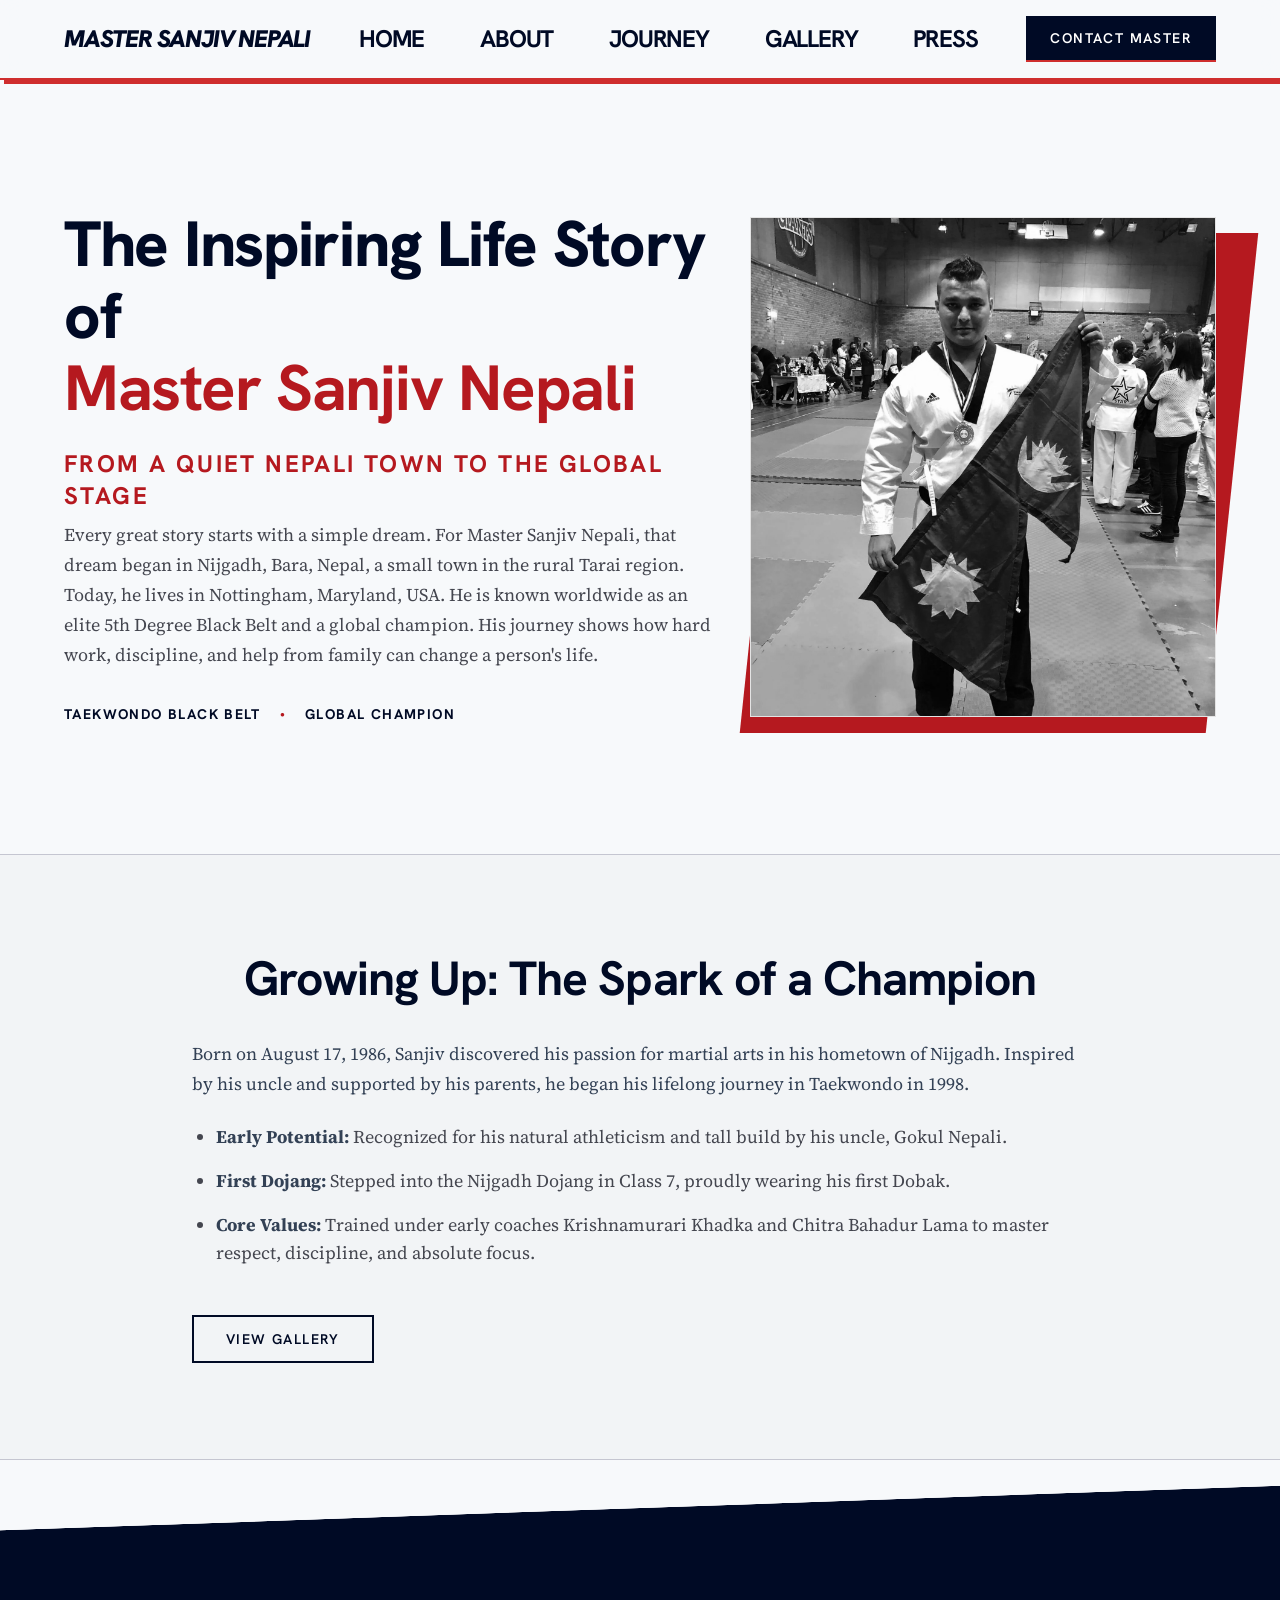
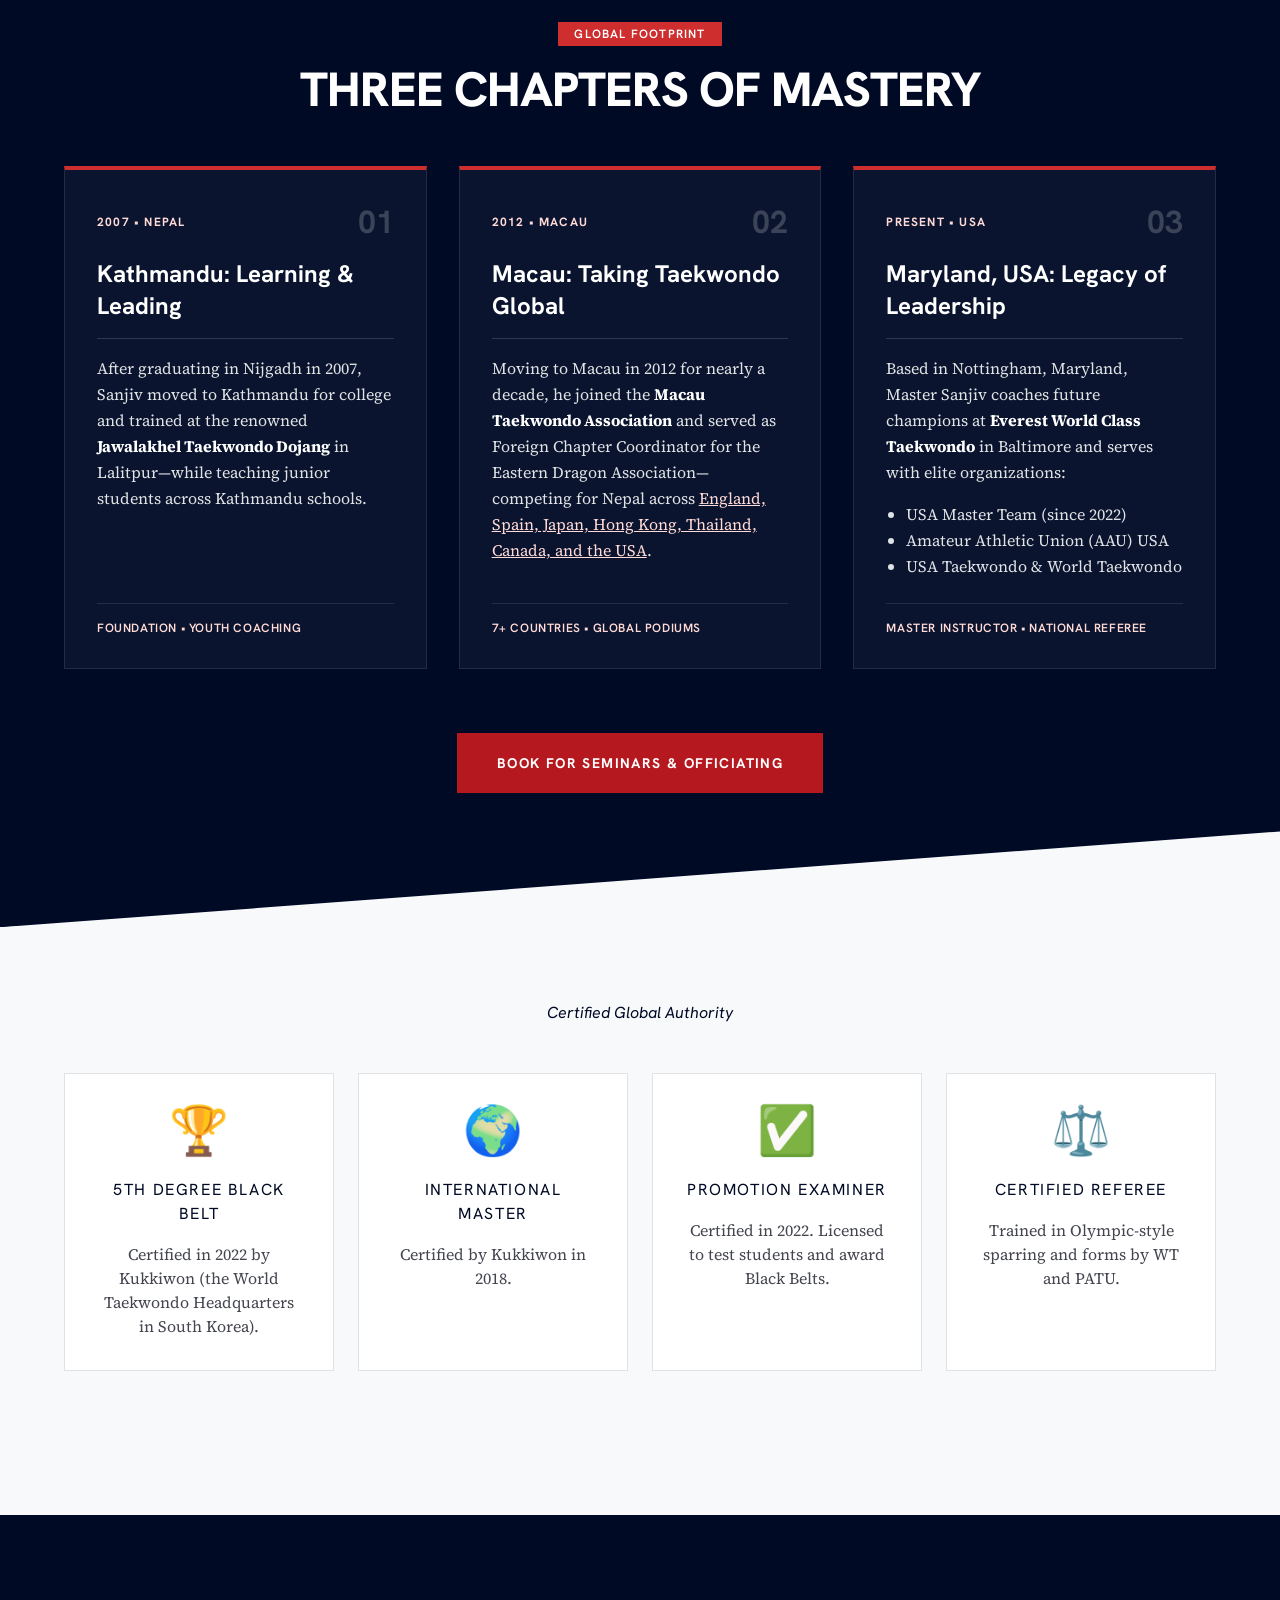
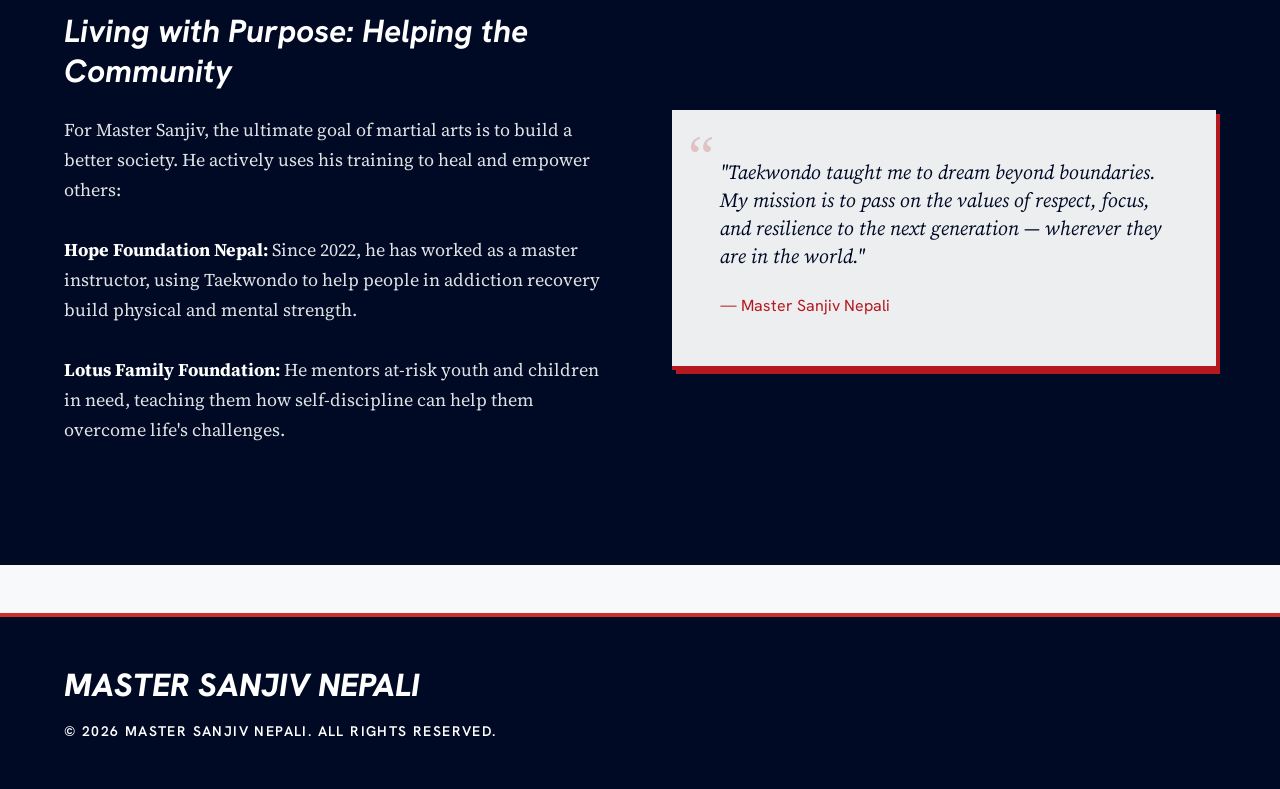
<file: about/index.html>
<!DOCTYPE html>
<html lang="en-US" class="light" style="scroll-behavior: smooth;">
<head>
    <meta charset="UTF-8">
    <meta name="viewport" content="width=device-width, initial-scale=1.0">
    <title>About Master Sanjiv Nepali | 5th Dan Taekwondo Master</title>
    <meta name="description" content="Learn about Master Sanjiv Nepali, international Taekwondo champion, 5th Dan Kukkiwon Black Belt, referee, and coach from Nijgadh, Nepal to the USA.">
    <link rel="canonical" href="https://sanjivnepali.com/about/">
    <meta name="robots" content="index, follow, max-snippet:-1, max-image-preview:large, max-video-preview:-1">

    <!-- Fonts -->
    <link rel="preconnect" href="https://fonts.googleapis.com">
    <link rel="preconnect" href="https://fonts.gstatic.com" crossorigin>
    <link rel="preload" as="style" href="https://fonts.googleapis.com/css2?family=Hanken+Grotesk:wght@600;700;800&family=Source+Serif+4:wght@400;600&display=swap" onload="this.onload=null;this.rel='stylesheet'">
    <noscript><link href="https://fonts.googleapis.com/css2?family=Hanken+Grotesk:wght@600;700;800&family=Source+Serif+4:wght@400;600&display=swap" rel="stylesheet"></noscript>

    <!-- CSS -->
    <style>*,:after,:before{--tw-border-spacing-x:0;--tw-border-spacing-y:0;--tw-translate-x:0;--tw-translate-y:0;--tw-rotate:0;--tw-skew-x:0;--tw-skew-y:0;--tw-scale-x:1;--tw-scale-y:1;--tw-pan-x: ;--tw-pan-y: ;--tw-pinch-zoom: ;--tw-scroll-snap-strictness:proximity;--tw-gradient-from-position: ;--tw-gradient-via-position: ;--tw-gradient-to-position: ;--tw-ordinal: ;--tw-slashed-zero: ;--tw-numeric-figure: ;--tw-numeric-spacing: ;--tw-numeric-fraction: ;--tw-ring-inset: ;--tw-ring-offset-width:0px;--tw-ring-offset-color:#fff;--tw-ring-color:rgba(59,130,246,.5);--tw-ring-offset-shadow:0 0 #0000;--tw-ring-shadow:0 0 #0000;--tw-shadow:0 0 #0000;--tw-shadow-colored:0 0 #0000;--tw-blur: ;--tw-brightness: ;--tw-contrast: ;--tw-grayscale: ;--tw-hue-rotate: ;--tw-invert: ;--tw-saturate: ;--tw-sepia: ;--tw-drop-shadow: ;--tw-backdrop-blur: ;--tw-backdrop-brightness: ;--tw-backdrop-contrast: ;--tw-backdrop-grayscale: ;--tw-backdrop-hue-rotate: ;--tw-backdrop-invert: ;--tw-backdrop-opacity: ;--tw-backdrop-saturate: ;--tw-backdrop-sepia: ;--tw-contain-size: ;--tw-contain-layout: ;--tw-contain-paint: ;--tw-contain-style: }::backdrop{--tw-border-spacing-x:0;--tw-border-spacing-y:0;--tw-translate-x:0;--tw-translate-y:0;--tw-rotate:0;--tw-skew-x:0;--tw-skew-y:0;--tw-scale-x:1;--tw-scale-y:1;--tw-pan-x: ;--tw-pan-y: ;--tw-pinch-zoom: ;--tw-scroll-snap-strictness:proximity;--tw-gradient-from-position: ;--tw-gradient-via-position: ;--tw-gradient-to-position: ;--tw-ordinal: ;--tw-slashed-zero: ;--tw-numeric-figure: ;--tw-numeric-spacing: ;--tw-numeric-fraction: ;--tw-ring-inset: ;--tw-ring-offset-width:0px;--tw-ring-offset-color:#fff;--tw-ring-color:rgba(59,130,246,.5);--tw-ring-offset-shadow:0 0 #0000;--tw-ring-shadow:0 0 #0000;--tw-shadow:0 0 #0000;--tw-shadow-colored:0 0 #0000;--tw-blur: ;--tw-brightness: ;--tw-contrast: ;--tw-grayscale: ;--tw-hue-rotate: ;--tw-invert: ;--tw-saturate: ;--tw-sepia: ;--tw-drop-shadow: ;--tw-backdrop-blur: ;--tw-backdrop-brightness: ;--tw-backdrop-contrast: ;--tw-backdrop-grayscale: ;--tw-backdrop-hue-rotate: ;--tw-backdrop-invert: ;--tw-backdrop-opacity: ;--tw-backdrop-saturate: ;--tw-backdrop-sepia: ;--tw-contain-size: ;--tw-contain-layout: ;--tw-contain-paint: ;--tw-contain-style: }/*! tailwindcss v3.4.19 | MIT License | https://tailwindcss.com*/*,:after,:before{box-sizing:border-box;border:0 solid #e5e7eb}:after,:before{--tw-content:""}:host,html{line-height:1.5;-webkit-text-size-adjust:100%;-moz-tab-size:4;-o-tab-size:4;tab-size:4;font-family:ui-sans-serif,system-ui,sans-serif,Apple Color Emoji,Segoe UI Emoji,Segoe UI Symbol,Noto Color Emoji;font-feature-settings:normal;font-variation-settings:normal;-webkit-tap-highlight-color:transparent}body{margin:0;line-height:inherit}hr{height:0;color:inherit;border-top-width:1px}abbr:where([title]){-webkit-text-decoration:underline dotted;text-decoration:underline dotted}h1,h2,h3,h4,h5,h6{font-size:inherit;font-weight:inherit}a{color:inherit;text-decoration:inherit}b,strong{font-weight:bolder}code,kbd,pre,samp{font-family:ui-monospace,SFMono-Regular,Menlo,Monaco,Consolas,Liberation Mono,Courier New,monospace;font-feature-settings:normal;font-variation-settings:normal;font-size:1em}small{font-size:80%}sub,sup{font-size:75%;line-height:0;position:relative;vertical-align:baseline}sub{bottom:-.25em}sup{top:-.5em}table{text-indent:0;border-color:inherit;border-collapse:collapse}button,input,optgroup,select,textarea{font-family:inherit;font-feature-settings:inherit;font-variation-settings:inherit;font-size:100%;font-weight:inherit;line-height:inherit;letter-spacing:inherit;color:inherit;margin:0;padding:0}button,select{text-transform:none}button,input:where([type=button]),input:where([type=reset]),input:where([type=submit]){-webkit-appearance:button;background-color:transparent;background-image:none}:-moz-focusring{outline:auto}:-moz-ui-invalid{box-shadow:none}progress{vertical-align:baseline}::-webkit-inner-spin-button,::-webkit-outer-spin-button{height:auto}[type=search]{-webkit-appearance:textfield;outline-offset:-2px}::-webkit-search-decoration{-webkit-appearance:none}::-webkit-file-upload-button{-webkit-appearance:button;font:inherit}summary{display:list-item}blockquote,dd,dl,figure,h1,h2,h3,h4,h5,h6,hr,p,pre{margin:0}fieldset{margin:0}fieldset,legend{padding:0}menu,ol,ul{list-style:none;margin:0;padding:0}dialog{padding:0}textarea{resize:vertical}input::-moz-placeholder,textarea::-moz-placeholder{opacity:1;color:#9ca3af}input::placeholder,textarea::placeholder{opacity:1;color:#9ca3af}[role=button],button{cursor:pointer}:disabled{cursor:default}audio,canvas,embed,iframe,img,object,svg,video{display:block;vertical-align:middle}img,video{max-width:100%;height:auto}[hidden]:where(:not([hidden=until-found])){display:none}.container{width:100%}@media (min-width:640px){.container{max-width:640px}}@media (min-width:768px){.container{max-width:768px}}@media (min-width:1024px){.container{max-width:1024px}}@media (min-width:1280px){.container{max-width:1280px}}@media (min-width:1536px){.container{max-width:1536px}}.pointer-events-none{pointer-events:none}.fixed{position:fixed}.absolute{position:absolute}.relative{position:relative}.-inset-4{inset:-1rem}.inset-0{inset:0}.bottom-0{bottom:0}.bottom-4{bottom:1rem}.left-0{left:0}.left-4{left:1rem}.right-0{right:0}.top-0{top:0}.top-1\.5{top:.375rem}.top-2{top:.5rem}.top-4{top:1rem}.-z-10{z-index:-10}.z-0{z-index:0}.z-10{z-index:10}.z-20{z-index:20}.z-50{z-index:50}.order-1{order:1}.order-2{order:2}.order-3{order:3}.col-span-full{grid-column:1/-1}.mx-auto{margin-left:auto;margin-right:auto}.-mt-12{margin-top:-3rem}.-mt-16{margin-top:-4rem}.mb-1{margin-bottom:.25rem}.mb-12{margin-bottom:3rem}.mb-16{margin-bottom:4rem}.mb-2{margin-bottom:.5rem}.mb-20{margin-bottom:5rem}.mb-3{margin-bottom:.75rem}.mb-4{margin-bottom:1rem}.mb-6{margin-bottom:1.5rem}.mb-8{margin-bottom:2rem}.ml-2{margin-left:.5rem}.ml-4{margin-left:1rem}.ml-6{margin-left:1.5rem}.mr-3{margin-right:.75rem}.mt-1{margin-top:.25rem}.mt-12{margin-top:3rem}.mt-16{margin-top:4rem}.mt-2{margin-top:.5rem}.mt-3{margin-top:.75rem}.mt-4{margin-top:1rem}.mt-6{margin-top:1.5rem}.mt-8{margin-top:2rem}.block{display:block}.inline-block{display:inline-block}.flex{display:flex}.inline-flex{display:inline-flex}.grid{display:grid}.hidden{display:none}.aspect-\[4\/3\]{aspect-ratio:4/3}.aspect-\[4\/5\]{aspect-ratio:4/5}.aspect-video{aspect-ratio:16/9}.h-1{height:.25rem}.h-12{height:3rem}.h-16{height:4rem}.h-2{height:.5rem}.h-3{height:.75rem}.h-64{height:16rem}.h-8{height:2rem}.h-96{height:24rem}.h-\[500px\]{height:500px}.h-auto{height:auto}.h-full{height:100%}.h-px{height:1px}.min-h-\[60vh\]{min-height:60vh}.min-h-\[921px\]{min-height:921px}.w-1\/2{width:50%}.w-1\/3{width:33.333333%}.w-12{width:3rem}.w-16{width:4rem}.w-24{width:6rem}.w-3{width:.75rem}.w-8{width:2rem}.w-auto{width:auto}.w-full{width:100%}.max-w-2xl{max-width:42rem}.max-w-3xl{max-width:48rem}.max-w-4xl{max-width:56rem}.max-w-7xl{max-width:80rem}.max-w-container-max{max-width:1280px}.max-w-md{max-width:28rem}.max-w-xl{max-width:36rem}.flex-shrink-0,.shrink-0{flex-shrink:0}.flex-grow{flex-grow:1}.origin-left{transform-origin:left}.-translate-y-8{--tw-translate-y:-2rem}.-translate-y-8,.translate-x-1\/2{transform:translate(var(--tw-translate-x),var(--tw-translate-y)) rotate(var(--tw-rotate)) skewX(var(--tw-skew-x)) skewY(var(--tw-skew-y)) scaleX(var(--tw-scale-x)) scaleY(var(--tw-scale-y))}.translate-x-1\/2{--tw-translate-x:50%}.translate-x-1\/4{--tw-translate-x:25%}.translate-x-1\/4,.translate-x-4{transform:translate(var(--tw-translate-x),var(--tw-translate-y)) rotate(var(--tw-rotate)) skewX(var(--tw-skew-x)) skewY(var(--tw-skew-y)) scaleX(var(--tw-scale-x)) scaleY(var(--tw-scale-y))}.translate-x-4{--tw-translate-x:1rem}.translate-x-8{--tw-translate-x:2rem}.translate-x-8,.translate-y-0{transform:translate(var(--tw-translate-x),var(--tw-translate-y)) rotate(var(--tw-rotate)) skewX(var(--tw-skew-x)) skewY(var(--tw-skew-y)) scaleX(var(--tw-scale-x)) scaleY(var(--tw-scale-y))}.translate-y-0{--tw-translate-y:0px}.translate-y-4{--tw-translate-y:1rem}.translate-y-4,.translate-y-8{transform:translate(var(--tw-translate-x),var(--tw-translate-y)) rotate(var(--tw-rotate)) skewX(var(--tw-skew-x)) skewY(var(--tw-skew-y)) scaleX(var(--tw-scale-x)) scaleY(var(--tw-scale-y))}.translate-y-8{--tw-translate-y:2rem}.-rotate-3{--tw-rotate:-3deg}.-rotate-3,.rotate-45{transform:translate(var(--tw-translate-x),var(--tw-translate-y)) rotate(var(--tw-rotate)) skewX(var(--tw-skew-x)) skewY(var(--tw-skew-y)) scaleX(var(--tw-scale-x)) scaleY(var(--tw-scale-y))}.rotate-45{--tw-rotate:45deg}.-skew-x-12{--tw-skew-x:-12deg}.-skew-x-12,.skew-x-12{transform:translate(var(--tw-translate-x),var(--tw-translate-y)) rotate(var(--tw-rotate)) skewX(var(--tw-skew-x)) skewY(var(--tw-skew-y)) scaleX(var(--tw-scale-x)) scaleY(var(--tw-scale-y))}.skew-x-12{--tw-skew-x:12deg}.skew-x-\[-6deg\]{--tw-skew-x:-6deg}.scale-150,.skew-x-\[-6deg\]{transform:translate(var(--tw-translate-x),var(--tw-translate-y)) rotate(var(--tw-rotate)) skewX(var(--tw-skew-x)) skewY(var(--tw-skew-y)) scaleX(var(--tw-scale-x)) scaleY(var(--tw-scale-y))}.scale-150{--tw-scale-x:1.5;--tw-scale-y:1.5}.transform{transform:translate(var(--tw-translate-x),var(--tw-translate-y)) rotate(var(--tw-rotate)) skewX(var(--tw-skew-x)) skewY(var(--tw-skew-y)) scaleX(var(--tw-scale-x)) scaleY(var(--tw-scale-y))}.cursor-pointer{cursor:pointer}.list-outside{list-style-position:outside}.list-disc{list-style-type:disc}.list-none{list-style-type:none}.auto-rows-\[300px\]{grid-auto-rows:300px}.grid-cols-1{grid-template-columns:repeat(1,minmax(0,1fr))}.grid-cols-2{grid-template-columns:repeat(2,minmax(0,1fr))}.flex-col{flex-direction:column}.flex-wrap{flex-wrap:wrap}.items-start{align-items:flex-start}.items-end{align-items:flex-end}.items-center{align-items:center}.justify-end{justify-content:flex-end}.justify-center{justify-content:center}.justify-between{justify-content:space-between}.gap-12{gap:3rem}.gap-16{gap:4rem}.gap-2{gap:.5rem}.gap-3{gap:.75rem}.gap-4{gap:1rem}.gap-6{gap:1.5rem}.gap-8{gap:2rem}.gap-gutter{gap:24px}.space-y-4>:not([hidden])~:not([hidden]){--tw-space-y-reverse:0;margin-top:calc(1rem*(1 - var(--tw-space-y-reverse)));margin-bottom:calc(1rem*var(--tw-space-y-reverse))}.space-y-6>:not([hidden])~:not([hidden]){--tw-space-y-reverse:0;margin-top:calc(1.5rem*(1 - var(--tw-space-y-reverse)));margin-bottom:calc(1.5rem*var(--tw-space-y-reverse))}.space-y-8>:not([hidden])~:not([hidden]){--tw-space-y-reverse:0;margin-top:calc(2rem*(1 - var(--tw-space-y-reverse)));margin-bottom:calc(2rem*var(--tw-space-y-reverse))}.overflow-hidden{overflow:hidden}.rounded-full{border-radius:9999px}.rounded-sm{border-radius:.125rem}.border{border-width:1px}.border-2{border-width:2px}.border-4{border-width:4px}.border-y{border-top-width:1px}.border-b,.border-y{border-bottom-width:1px}.border-b-2{border-bottom-width:2px}.border-b-4{border-bottom-width:4px}.border-l-4{border-left-width:4px}.border-l-8{border-left-width:8px}.border-t{border-top-width:1px}.border-t-4{border-top-width:4px}.border-deep-navy{--tw-border-opacity:1;border-color:rgb(0 31 82/var(--tw-border-opacity,1))}.border-national-crimson{--tw-border-opacity:1;border-color:rgb(207 46 46/var(--tw-border-opacity,1))}.border-outline-variant{--tw-border-opacity:1;border-color:rgb(197 198 209/var(--tw-border-opacity,1))}.border-primary{--tw-border-opacity:1;border-color:rgb(0 10 37/var(--tw-border-opacity,1))}.border-secondary{--tw-border-opacity:1;border-color:rgb(181 25 31/var(--tw-border-opacity,1))}.border-secondary\/30{border-color:rgba(181,25,31,.3)}.border-slate-200{--tw-border-opacity:1;border-color:rgb(226 232 240/var(--tw-border-opacity,1))}.border-slate-300{--tw-border-opacity:1;border-color:rgb(203 213 225/var(--tw-border-opacity,1))}.border-surface-variant{--tw-border-opacity:1;border-color:rgb(224 227 229/var(--tw-border-opacity,1))}.border-transparent{border-color:transparent}.border-white{--tw-border-opacity:1;border-color:rgb(255 255 255/var(--tw-border-opacity,1))}.bg-background{--tw-bg-opacity:1;background-color:rgb(247 249 251/var(--tw-bg-opacity,1))}.bg-deep-navy{--tw-bg-opacity:1;background-color:rgb(0 31 82/var(--tw-bg-opacity,1))}.bg-national-crimson{--tw-bg-opacity:1;background-color:rgb(207 46 46/var(--tw-bg-opacity,1))}.bg-on-primary-container{--tw-bg-opacity:1;background-color:rgb(114 136 193/var(--tw-bg-opacity,1))}.bg-outline-variant{--tw-bg-opacity:1;background-color:rgb(197 198 209/var(--tw-bg-opacity,1))}.bg-primary{--tw-bg-opacity:1;background-color:rgb(0 10 37/var(--tw-bg-opacity,1))}.bg-primary\/40{background-color:rgba(0,10,37,.4)}.bg-secondary{--tw-bg-opacity:1;background-color:rgb(181 25 31/var(--tw-bg-opacity,1))}.bg-slate-200{--tw-bg-opacity:1;background-color:rgb(226 232 240/var(--tw-bg-opacity,1))}.bg-surface,.bg-surface-bright{--tw-bg-opacity:1;background-color:rgb(247 249 251/var(--tw-bg-opacity,1))}.bg-surface-container{--tw-bg-opacity:1;background-color:rgb(236 238 240/var(--tw-bg-opacity,1))}.bg-surface-container-high{--tw-bg-opacity:1;background-color:rgb(230 232 234/var(--tw-bg-opacity,1))}.bg-surface-container-highest{--tw-bg-opacity:1;background-color:rgb(224 227 229/var(--tw-bg-opacity,1))}.bg-surface-container-low{--tw-bg-opacity:1;background-color:rgb(242 244 246/var(--tw-bg-opacity,1))}.bg-surface-dim{--tw-bg-opacity:1;background-color:rgb(216 218 220/var(--tw-bg-opacity,1))}.bg-surface-variant{--tw-bg-opacity:1;background-color:rgb(224 227 229/var(--tw-bg-opacity,1))}.bg-surface\/90{background-color:rgba(247,249,251,.9)}.bg-transparent{background-color:transparent}.bg-white{--tw-bg-opacity:1;background-color:rgb(255 255 255/var(--tw-bg-opacity,1))}.bg-gradient-to-r{background-image:linear-gradient(to right,var(--tw-gradient-stops))}.bg-gradient-to-t{background-image:linear-gradient(to top,var(--tw-gradient-stops))}.from-primary{--tw-gradient-from:#000a25 var(--tw-gradient-from-position);--tw-gradient-to:rgba(0,10,37,0) var(--tw-gradient-to-position);--tw-gradient-stops:var(--tw-gradient-from),var(--tw-gradient-to)}.from-surface{--tw-gradient-from:#f7f9fb var(--tw-gradient-from-position);--tw-gradient-to:rgba(247,249,251,0) var(--tw-gradient-to-position);--tw-gradient-stops:var(--tw-gradient-from),var(--tw-gradient-to)}.via-surface\/80{--tw-gradient-to:rgba(247,249,251,0) var(--tw-gradient-to-position);--tw-gradient-stops:var(--tw-gradient-from),rgba(247,249,251,.8) var(--tw-gradient-via-position),var(--tw-gradient-to)}.to-transparent{--tw-gradient-to:transparent var(--tw-gradient-to-position)}.bg-cover{background-size:cover}.bg-center{background-position:50%}.bg-no-repeat{background-repeat:no-repeat}.object-contain{-o-object-fit:contain;object-fit:contain}.object-cover{-o-object-fit:cover;object-fit:cover}.p-12{padding:3rem}.p-3{padding:.75rem}.p-4{padding:1rem}.p-6{padding:1.5rem}.p-8{padding:2rem}.px-10{padding-left:2.5rem;padding-right:2.5rem}.px-2{padding-left:.5rem;padding-right:.5rem}.px-3{padding-left:.75rem;padding-right:.75rem}.px-4{padding-left:1rem;padding-right:1rem}.px-6{padding-left:1.5rem;padding-right:1.5rem}.px-8{padding-left:2rem;padding-right:2rem}.px-margin-desktop{padding-left:64px;padding-right:64px}.px-margin-mobile{padding-left:20px;padding-right:20px}.py-1{padding-top:.25rem;padding-bottom:.25rem}.py-12{padding-top:3rem;padding-bottom:3rem}.py-16{padding-top:4rem;padding-bottom:4rem}.py-2{padding-top:.5rem;padding-bottom:.5rem}.py-20{padding-top:5rem;padding-bottom:5rem}.py-24{padding-top:6rem;padding-bottom:6rem}.py-3{padding-top:.75rem;padding-bottom:.75rem}.py-4{padding-top:1rem;padding-bottom:1rem}.py-5{padding-top:1.25rem;padding-bottom:1.25rem}.pb-1{padding-bottom:.25rem}.pb-12{padding-bottom:3rem}.pb-16{padding-bottom:4rem}.pb-2{padding-bottom:.5rem}.pb-24{padding-bottom:6rem}.pb-32{padding-bottom:8rem}.pb-4{padding-bottom:1rem}.pb-6{padding-bottom:1.5rem}.pl-4{padding-left:1rem}.pl-6{padding-left:1.5rem}.pl-margin-desktop{padding-left:64px}.pt-12{padding-top:3rem}.pt-16{padding-top:4rem}.pt-20{padding-top:5rem}.pt-24{padding-top:6rem}.pt-32{padding-top:8rem}.pt-4{padding-top:1rem}.pt-6{padding-top:1.5rem}.pt-\[80px\]{padding-top:80px}.text-left{text-align:left}.text-center{text-align:center}.font-body-lg,.font-body-md{font-family:"Source Serif 4"}.font-headline-lg,.font-headline-lg-mobile,.font-headline-md,.font-headline-sm,.font-headline-xl,.font-label-lg,.font-label-sm{font-family:Hanken Grotesk}.font-sans{font-family:ui-sans-serif,system-ui,sans-serif,Apple Color Emoji,Segoe UI Emoji,Segoe UI Symbol,Noto Color Emoji}.font-serif{font-family:ui-serif,Georgia,Cambria,Times New Roman,Times,serif}.text-2xl{font-size:1.5rem;line-height:2rem}.text-3xl{font-size:1.875rem;line-height:2.25rem}.text-4xl{font-size:2.25rem;line-height:2.5rem}.text-5xl{font-size:3rem;line-height:1}.text-6xl{font-size:3.75rem;line-height:1}.text-\[120px\]{font-size:120px}.text-base{font-size:1rem;line-height:1.5rem}.text-body-lg{font-size:18px;line-height:30px;font-weight:400}.text-body-md{font-size:16px;line-height:26px;font-weight:400}.text-headline-lg{font-size:48px;line-height:56px;letter-spacing:-.02em;font-weight:800}.text-headline-lg-mobile{font-size:36px;line-height:44px;font-weight:800}.text-headline-md{font-size:32px;line-height:40px;font-weight:700}.text-headline-sm{font-size:24px;line-height:32px;font-weight:700}.text-headline-xl{font-size:64px;line-height:72px;letter-spacing:-.02em;font-weight:800}.text-label-lg{font-size:14px;line-height:20px;letter-spacing:.05em;font-weight:600}.text-label-sm{font-size:12px;line-height:16px;font-weight:600}.text-lg{font-size:1.125rem;line-height:1.75rem}.text-sm{font-size:.875rem;line-height:1.25rem}.text-xl{font-size:1.25rem;line-height:1.75rem}.text-xs{font-size:.75rem;line-height:1rem}.font-black{font-weight:900}.font-bold{font-weight:700}.font-extrabold{font-weight:800}.font-semibold{font-weight:600}.uppercase{text-transform:uppercase}.italic{font-style:italic}.leading-relaxed{line-height:1.625}.leading-tight{line-height:1.25}.tracking-tight{letter-spacing:-.025em}.tracking-tighter{letter-spacing:-.05em}.tracking-wider{letter-spacing:.05em}.tracking-widest{letter-spacing:.1em}.text-deep-navy{--tw-text-opacity:1;color:rgb(0 31 82/var(--tw-text-opacity,1))}.text-inverse-primary{--tw-text-opacity:1;color:rgb(176 198 255/var(--tw-text-opacity,1))}.text-national-crimson{--tw-text-opacity:1;color:rgb(207 46 46/var(--tw-text-opacity,1))}.text-on-background{--tw-text-opacity:1;color:rgb(25 28 30/var(--tw-text-opacity,1))}.text-on-primary,.text-on-secondary{--tw-text-opacity:1;color:rgb(255 255 255/var(--tw-text-opacity,1))}.text-on-surface{--tw-text-opacity:1;color:rgb(25 28 30/var(--tw-text-opacity,1))}.text-on-surface-variant{--tw-text-opacity:1;color:rgb(68 70 79/var(--tw-text-opacity,1))}.text-primary{--tw-text-opacity:1;color:rgb(0 10 37/var(--tw-text-opacity,1))}.text-secondary{--tw-text-opacity:1;color:rgb(181 25 31/var(--tw-text-opacity,1))}.text-secondary-fixed{--tw-text-opacity:1;color:rgb(255 218 214/var(--tw-text-opacity,1))}.text-slate-400{--tw-text-opacity:1;color:rgb(148 163 184/var(--tw-text-opacity,1))}.text-slate-text{--tw-text-opacity:1;color:rgb(51 65 85/var(--tw-text-opacity,1))}.text-surface-variant{--tw-text-opacity:1;color:rgb(224 227 229/var(--tw-text-opacity,1))}.text-surface-variant\/70{color:hsla(204,9%,89%,.7)}.text-surface-variant\/80{color:hsla(204,9%,89%,.8)}.text-surface-variant\/90{color:hsla(204,9%,89%,.9)}.text-white{--tw-text-opacity:1;color:rgb(255 255 255/var(--tw-text-opacity,1))}.underline{text-decoration-line:underline}.decoration-secondary-fixed\/30{text-decoration-color:hsla(6,100%,92%,.3)}.antialiased{-webkit-font-smoothing:antialiased;-moz-osx-font-smoothing:grayscale}.opacity-0{opacity:0}.opacity-10{opacity:.1}.opacity-100{opacity:1}.opacity-20{opacity:.2}.opacity-30{opacity:.3}.opacity-40{opacity:.4}.opacity-50{opacity:.5}.opacity-60{opacity:.6}.opacity-70{opacity:.7}.opacity-80{opacity:.8}.opacity-90{opacity:.9}.mix-blend-multiply{mix-blend-mode:multiply}.mix-blend-overlay{mix-blend-mode:overlay}.shadow-\[4px_4px_0px_0px_rgba\(181\2c 25\2c 31\2c 1\)\]{--tw-shadow:4px 4px 0px 0px #b5191f;--tw-shadow-colored:4px 4px 0px 0px var(--tw-shadow-color);box-shadow:var(--tw-ring-offset-shadow,0 0 #0000),var(--tw-ring-shadow,0 0 #0000),var(--tw-shadow)}.shadow-\[4px_4px_0px_0px_rgba\(207\2c 46\2c 46\2c 1\)\]{--tw-shadow:4px 4px 0px 0px #cf2e2e;--tw-shadow-colored:4px 4px 0px 0px var(--tw-shadow-color);box-shadow:var(--tw-ring-offset-shadow,0 0 #0000),var(--tw-ring-shadow,0 0 #0000),var(--tw-shadow)}.shadow-\[4px_4px_0px_0px_rgba\(255\2c 255\2c 255\2c 0\.2\)\]{--tw-shadow:4px 4px 0px 0px hsla(0,0%,100%,.2);--tw-shadow-colored:4px 4px 0px 0px var(--tw-shadow-color);box-shadow:var(--tw-ring-offset-shadow,0 0 #0000),var(--tw-ring-shadow,0 0 #0000),var(--tw-shadow)}.shadow-\[8px_8px_0px_0px_rgba\(207\2c 46\2c 46\2c 1\)\]{--tw-shadow:8px 8px 0px 0px #cf2e2e;--tw-shadow-colored:8px 8px 0px 0px var(--tw-shadow-color)}.shadow-\[8px_8px_0px_0px_rgba\(207\2c 46\2c 46\2c 1\)\],.shadow-lg{box-shadow:var(--tw-ring-offset-shadow,0 0 #0000),var(--tw-ring-shadow,0 0 #0000),var(--tw-shadow)}.shadow-lg{--tw-shadow:0 10px 15px -3px rgba(0,0,0,.1),0 4px 6px -4px rgba(0,0,0,.1);--tw-shadow-colored:0 10px 15px -3px var(--tw-shadow-color),0 4px 6px -4px var(--tw-shadow-color)}.shadow-sm{--tw-shadow:0 1px 2px 0 rgba(0,0,0,.05);--tw-shadow-colored:0 1px 2px 0 var(--tw-shadow-color);box-shadow:var(--tw-ring-offset-shadow,0 0 #0000),var(--tw-ring-shadow,0 0 #0000),var(--tw-shadow)}.outline-none{outline:2px solid transparent;outline-offset:2px}.contrast-125{--tw-contrast:contrast(1.25)}.contrast-125,.grayscale{filter:var(--tw-blur) var(--tw-brightness) var(--tw-contrast) var(--tw-grayscale) var(--tw-hue-rotate) var(--tw-invert) var(--tw-saturate) var(--tw-sepia) var(--tw-drop-shadow)}.grayscale{--tw-grayscale:grayscale(100%)}.backdrop-blur-md{--tw-backdrop-blur:blur(12px)}.backdrop-blur-md,.backdrop-blur-sm{-webkit-backdrop-filter:var(--tw-backdrop-blur) var(--tw-backdrop-brightness) var(--tw-backdrop-contrast) var(--tw-backdrop-grayscale) var(--tw-backdrop-hue-rotate) var(--tw-backdrop-invert) var(--tw-backdrop-opacity) var(--tw-backdrop-saturate) var(--tw-backdrop-sepia);backdrop-filter:var(--tw-backdrop-blur) var(--tw-backdrop-brightness) var(--tw-backdrop-contrast) var(--tw-backdrop-grayscale) var(--tw-backdrop-hue-rotate) var(--tw-backdrop-invert) var(--tw-backdrop-opacity) var(--tw-backdrop-saturate) var(--tw-backdrop-sepia)}.backdrop-blur-sm{--tw-backdrop-blur:blur(4px)}.transition{transition-property:color,background-color,border-color,text-decoration-color,fill,stroke,opacity,box-shadow,transform,filter,-webkit-backdrop-filter;transition-property:color,background-color,border-color,text-decoration-color,fill,stroke,opacity,box-shadow,transform,filter,backdrop-filter;transition-property:color,background-color,border-color,text-decoration-color,fill,stroke,opacity,box-shadow,transform,filter,backdrop-filter,-webkit-backdrop-filter;transition-timing-function:cubic-bezier(.4,0,.2,1);transition-duration:.15s}.transition-all{transition-property:all;transition-timing-function:cubic-bezier(.4,0,.2,1);transition-duration:.15s}.transition-colors{transition-property:color,background-color,border-color,text-decoration-color,fill,stroke;transition-timing-function:cubic-bezier(.4,0,.2,1);transition-duration:.15s}.transition-opacity{transition-property:opacity;transition-timing-function:cubic-bezier(.4,0,.2,1);transition-duration:.15s}.transition-shadow{transition-property:box-shadow;transition-timing-function:cubic-bezier(.4,0,.2,1);transition-duration:.15s}.transition-transform{transition-property:transform;transition-timing-function:cubic-bezier(.4,0,.2,1);transition-duration:.15s}.duration-200{transition-duration:.2s}.duration-300{transition-duration:.3s}.duration-500{transition-duration:.5s}.duration-700{transition-duration:.7s}.duration-75{transition-duration:75ms}.ease-out{transition-timing-function:cubic-bezier(0,0,.2,1)}.clip-beveled{clip-path:polygon(10px 0,10px 0,100% 0,100% calc(100% - 10px),calc(100% - 10px) 100%,0 100%,0 100%,0 10px)}.clip-diagonal{clip-path:polygon(0 0,100% 0,100% 100%,0 calc(100% - 4vw))}.clip-diagonal-reverse{clip-path:polygon(0 4vw,100% 0,100% 100%,0 100%)}.kinetic-shift{transform:skewY(-2deg)}.kinetic-unshift{transform:skewY(2deg)}.clip-path-card{clip-path:polygon(0 0,100% 0,100% calc(100% - 20px),calc(100% - 20px) 100%,0 100%)}.clip-path-slant-top{clip-path:polygon(0 4vw,100% 0,100% 100%,0 100%)}.clip-path-slant-bottom{clip-path:polygon(0 0,100% 0,100% calc(100% - 4vw),0 100%)}.kinetic-bg{background:linear-gradient(105deg,var(--tw-colors-primary) 0,var(--tw-colors-primary) 55%,var(--tw-colors-deep-navy) 55%,var(--tw-colors-deep-navy) 100%)}.strike-accent{position:relative}.strike-accent:after{content:"";position:absolute;top:-10px;right:-10px;width:30px;height:30px;background-color:var(--tw-colors-secondary);transform:rotate(45deg);z-index:10;opacity:0;transition:opacity .3s ease}.group:hover .strike-accent:after{opacity:1}.hard-shadow{box-shadow:4px 4px 0 0 #b5191f}.hard-shadow-hover:hover{box-shadow:8px 8px 0 0 #b5191f;transform:translate(-4px,-4px)}.selection\:bg-national-crimson ::-moz-selection{--tw-bg-opacity:1;background-color:rgb(207 46 46/var(--tw-bg-opacity,1))}.selection\:bg-national-crimson ::selection{--tw-bg-opacity:1;background-color:rgb(207 46 46/var(--tw-bg-opacity,1))}.selection\:text-white ::-moz-selection{--tw-text-opacity:1;color:rgb(255 255 255/var(--tw-text-opacity,1))}.selection\:text-white ::selection{--tw-text-opacity:1;color:rgb(255 255 255/var(--tw-text-opacity,1))}.selection\:bg-national-crimson::-moz-selection{--tw-bg-opacity:1;background-color:rgb(207 46 46/var(--tw-bg-opacity,1))}.selection\:bg-national-crimson::selection{--tw-bg-opacity:1;background-color:rgb(207 46 46/var(--tw-bg-opacity,1))}.selection\:text-white::-moz-selection{--tw-text-opacity:1;color:rgb(255 255 255/var(--tw-text-opacity,1))}.selection\:text-white::selection{--tw-text-opacity:1;color:rgb(255 255 255/var(--tw-text-opacity,1))}.hover\:-translate-y-0\.5:hover{--tw-translate-y:-0.125rem}.hover\:-translate-y-0\.5:hover,.hover\:-translate-y-1:hover{transform:translate(var(--tw-translate-x),var(--tw-translate-y)) rotate(var(--tw-rotate)) skewX(var(--tw-skew-x)) skewY(var(--tw-skew-y)) scaleX(var(--tw-scale-x)) scaleY(var(--tw-scale-y))}.hover\:-translate-y-1:hover{--tw-translate-y:-0.25rem}.hover\:border-deep-navy:hover{--tw-border-opacity:1;border-color:rgb(0 31 82/var(--tw-border-opacity,1))}.hover\:border-national-crimson:hover{--tw-border-opacity:1;border-color:rgb(207 46 46/var(--tw-border-opacity,1))}.hover\:border-primary:hover{--tw-border-opacity:1;border-color:rgb(0 10 37/var(--tw-border-opacity,1))}.hover\:border-secondary:hover{--tw-border-opacity:1;border-color:rgb(181 25 31/var(--tw-border-opacity,1))}.hover\:bg-primary:hover{--tw-bg-opacity:1;background-color:rgb(0 10 37/var(--tw-bg-opacity,1))}.hover\:bg-secondary:hover{--tw-bg-opacity:1;background-color:rgb(181 25 31/var(--tw-bg-opacity,1))}.hover\:bg-surface-container-low:hover{--tw-bg-opacity:1;background-color:rgb(242 244 246/var(--tw-bg-opacity,1))}.hover\:bg-surface-variant:hover{--tw-bg-opacity:1;background-color:rgb(224 227 229/var(--tw-bg-opacity,1))}.hover\:bg-white:hover{--tw-bg-opacity:1;background-color:rgb(255 255 255/var(--tw-bg-opacity,1))}.hover\:tracking-\[0\.1em\]:hover,.hover\:tracking-widest:hover{letter-spacing:.1em}.hover\:text-national-crimson:hover{--tw-text-opacity:1;color:rgb(207 46 46/var(--tw-text-opacity,1))}.hover\:text-primary:hover{--tw-text-opacity:1;color:rgb(0 10 37/var(--tw-text-opacity,1))}.hover\:text-secondary-fixed:hover{--tw-text-opacity:1;color:rgb(255 218 214/var(--tw-text-opacity,1))}.hover\:text-white:hover{--tw-text-opacity:1;color:rgb(255 255 255/var(--tw-text-opacity,1))}.hover\:underline:hover{text-decoration-line:underline}.hover\:shadow-\[4px_4px_0px_0px_rgba\(0\2c 31\2c 82\2c 1\)\]:hover{--tw-shadow:4px 4px 0px 0px #001f52;--tw-shadow-colored:4px 4px 0px 0px var(--tw-shadow-color);box-shadow:var(--tw-ring-offset-shadow,0 0 #0000),var(--tw-ring-shadow,0 0 #0000),var(--tw-shadow)}.hover\:shadow-\[4px_4px_0px_0px_rgba\(181\2c 25\2c 31\2c 1\)\]:hover{--tw-shadow:4px 4px 0px 0px #b5191f;--tw-shadow-colored:4px 4px 0px 0px var(--tw-shadow-color);box-shadow:var(--tw-ring-offset-shadow,0 0 #0000),var(--tw-ring-shadow,0 0 #0000),var(--tw-shadow)}.hover\:shadow-\[4px_4px_0px_0px_rgba\(207\2c 46\2c 46\2c 1\)\]:hover{--tw-shadow:4px 4px 0px 0px #cf2e2e;--tw-shadow-colored:4px 4px 0px 0px var(--tw-shadow-color);box-shadow:var(--tw-ring-offset-shadow,0 0 #0000),var(--tw-ring-shadow,0 0 #0000),var(--tw-shadow)}.hover\:shadow-\[4px_4px_0px_0px_rgba\(255\2c 255\2c 255\2c 1\)\]:hover{--tw-shadow:4px 4px 0px 0px #fff;--tw-shadow-colored:4px 4px 0px 0px var(--tw-shadow-color);box-shadow:var(--tw-ring-offset-shadow,0 0 #0000),var(--tw-ring-shadow,0 0 #0000),var(--tw-shadow)}.hover\:shadow-lg:hover{--tw-shadow:0 10px 15px -3px rgba(0,0,0,.1),0 4px 6px -4px rgba(0,0,0,.1);--tw-shadow-colored:0 10px 15px -3px var(--tw-shadow-color),0 4px 6px -4px var(--tw-shadow-color)}.hover\:shadow-lg:hover,.hover\:shadow-md:hover{box-shadow:var(--tw-ring-offset-shadow,0 0 #0000),var(--tw-ring-shadow,0 0 #0000),var(--tw-shadow)}.hover\:shadow-md:hover{--tw-shadow:0 4px 6px -1px rgba(0,0,0,.1),0 2px 4px -2px rgba(0,0,0,.1);--tw-shadow-colored:0 4px 6px -1px var(--tw-shadow-color),0 2px 4px -2px var(--tw-shadow-color)}.hover\:shadow-sm:hover{--tw-shadow:0 1px 2px 0 rgba(0,0,0,.05);--tw-shadow-colored:0 1px 2px 0 var(--tw-shadow-color);box-shadow:var(--tw-ring-offset-shadow,0 0 #0000),var(--tw-ring-shadow,0 0 #0000),var(--tw-shadow)}.hover\:grayscale-0:hover{--tw-grayscale:grayscale(0);filter:var(--tw-blur) var(--tw-brightness) var(--tw-contrast) var(--tw-grayscale) var(--tw-hue-rotate) var(--tw-invert) var(--tw-saturate) var(--tw-sepia) var(--tw-drop-shadow)}.focus\:border-national-crimson:focus{--tw-border-opacity:1;border-color:rgb(207 46 46/var(--tw-border-opacity,1))}.focus\:outline-none:focus{outline:2px solid transparent;outline-offset:2px}.focus\:ring-2:focus{--tw-ring-offset-shadow:var(--tw-ring-inset) 0 0 0 var(--tw-ring-offset-width) var(--tw-ring-offset-color);--tw-ring-shadow:var(--tw-ring-inset) 0 0 0 calc(2px + var(--tw-ring-offset-width)) var(--tw-ring-color);box-shadow:var(--tw-ring-offset-shadow),var(--tw-ring-shadow),var(--tw-shadow,0 0 #0000)}.focus\:ring-national-crimson:focus{--tw-ring-opacity:1;--tw-ring-color:rgb(207 46 46/var(--tw-ring-opacity,1))}.group[open] .group-open\:rotate-45{--tw-rotate:45deg}.group:hover .group-hover\:translate-x-1,.group[open] .group-open\:rotate-45{transform:translate(var(--tw-translate-x),var(--tw-translate-y)) rotate(var(--tw-rotate)) skewX(var(--tw-skew-x)) skewY(var(--tw-skew-y)) scaleX(var(--tw-scale-x)) scaleY(var(--tw-scale-y))}.group:hover .group-hover\:translate-x-1{--tw-translate-x:0.25rem}.group:hover .group-hover\:rotate-0{--tw-rotate:0deg}.group:hover .group-hover\:rotate-0,.group:hover .group-hover\:scale-105{transform:translate(var(--tw-translate-x),var(--tw-translate-y)) rotate(var(--tw-rotate)) skewX(var(--tw-skew-x)) skewY(var(--tw-skew-y)) scaleX(var(--tw-scale-x)) scaleY(var(--tw-scale-y))}.group:hover .group-hover\:scale-105{--tw-scale-x:1.05;--tw-scale-y:1.05}.group:hover .group-hover\:scale-110{--tw-scale-x:1.1;--tw-scale-y:1.1;transform:translate(var(--tw-translate-x),var(--tw-translate-y)) rotate(var(--tw-rotate)) skewX(var(--tw-skew-x)) skewY(var(--tw-skew-y)) scaleX(var(--tw-scale-x)) scaleY(var(--tw-scale-y))}.group:hover .group-hover\:border-national-crimson{--tw-border-opacity:1;border-color:rgb(207 46 46/var(--tw-border-opacity,1))}.group:hover .group-hover\:text-national-crimson{--tw-text-opacity:1;color:rgb(207 46 46/var(--tw-text-opacity,1))}.group:hover .group-hover\:opacity-100{opacity:1}.group:hover .group-hover\:opacity-20{opacity:.2}.group:hover .group-hover\:grayscale-0{--tw-grayscale:grayscale(0);filter:var(--tw-blur) var(--tw-brightness) var(--tw-contrast) var(--tw-grayscale) var(--tw-hue-rotate) var(--tw-invert) var(--tw-saturate) var(--tw-sepia) var(--tw-drop-shadow)}.dark\:bg-primary\/90:is(.dark *){background-color:rgba(0,10,37,.9)}.dark\:text-inverse-primary:is(.dark *){--tw-text-opacity:1;color:rgb(176 198 255/var(--tw-text-opacity,1))}.dark\:text-surface-variant:is(.dark *){--tw-text-opacity:1;color:rgb(224 227 229/var(--tw-text-opacity,1))}.dark\:hover\:bg-primary-fixed-dim:hover:is(.dark *){--tw-bg-opacity:1;background-color:rgb(176 198 255/var(--tw-bg-opacity,1))}@media (min-width:640px){.sm\:grid-cols-2{grid-template-columns:repeat(2,minmax(0,1fr))}.sm\:px-6{padding-left:1.5rem;padding-right:1.5rem}}@media (min-width:768px){.md\:order-2{order:2}.md\:order-3{order:3}.md\:col-span-12{grid-column:span 12/span 12}.md\:col-span-2{grid-column:span 2/span 2}.md\:col-span-4{grid-column:span 4/span 4}.md\:col-span-5{grid-column:span 5/span 5}.md\:col-span-6{grid-column:span 6/span 6}.md\:col-span-7{grid-column:span 7/span 7}.md\:col-span-8{grid-column:span 8/span 8}.md\:mt-0{margin-top:0}.md\:mt-12{margin-top:3rem}.md\:block{display:block}.md\:flex{display:flex}.md\:hidden{display:none}.md\:h-10{height:2.5rem}.md\:w-1\/2{width:50%}.md\:w-1\/4{width:25%}.md\:w-2\/3{width:66.666667%}.md\:w-2\/5{width:40%}.md\:w-3\/4{width:75%}.md\:w-3\/5{width:60%}.md\:w-auto{width:auto}.md\:grid-cols-12{grid-template-columns:repeat(12,minmax(0,1fr))}.md\:grid-cols-2{grid-template-columns:repeat(2,minmax(0,1fr))}.md\:grid-cols-3{grid-template-columns:repeat(3,minmax(0,1fr))}.md\:grid-cols-4{grid-template-columns:repeat(4,minmax(0,1fr))}.md\:flex-row{flex-direction:row}.md\:items-start{align-items:flex-start}.md\:items-end{align-items:flex-end}.md\:justify-end{justify-content:flex-end}.md\:p-16{padding:4rem}.md\:p-8{padding:2rem}.md\:px-24{padding-left:6rem;padding-right:6rem}.md\:px-margin-desktop{padding-left:64px;padding-right:64px}.md\:py-24{padding-top:6rem;padding-bottom:6rem}.md\:py-32{padding-top:8rem}.md\:pb-32,.md\:py-32{padding-bottom:8rem}.md\:pr-12{padding-right:3rem}.md\:pt-0{padding-top:0}.md\:pt-48{padding-top:12rem}.md\:text-left{text-align:left}.md\:font-headline-lg,.md\:font-headline-xl{font-family:Hanken Grotesk}.md\:text-5xl{font-size:3rem;line-height:1}.md\:text-6xl{font-size:3.75rem;line-height:1}.md\:text-body-lg{font-size:18px;line-height:30px;font-weight:400}.md\:text-headline-lg{font-size:48px;line-height:56px;letter-spacing:-.02em;font-weight:800}.md\:text-headline-md{font-size:32px;line-height:40px;font-weight:700}.md\:text-headline-xl{font-size:64px;line-height:72px;letter-spacing:-.02em;font-weight:800}}@media (min-width:1024px){.lg\:col-span-1{grid-column:span 1/span 1}.lg\:block{display:block}.lg\:grid-cols-3{grid-template-columns:repeat(3,minmax(0,1fr))}.lg\:px-8{padding-left:2rem;padding-right:2rem}}</style>

    <!-- OpenGraph Social Tags -->
    <meta property="og:locale" content="en_US">
    <meta property="og:type" content="website">
    <meta property="og:title" content="About Master Sanjiv Nepali | 5th Dan Taekwondo Master">
    <meta property="og:description" content="Learn about Master Sanjiv Nepali, international Taekwondo champion, 5th Dan Kukkiwon Black Belt, referee, and coach from Nijgadh, Nepal to the USA.">
    <meta property="og:url" content="https://sanjivnepali.com/about/">
    <meta property="og:site_name" content="Master Sanjiv Nepali">
    <meta property="og:image" content="https://sanjivnepali.com/assets/uploads/MasterSanjiv-Nepali-2.webp">
    <meta property="og:image:width" content="1200">
    <meta property="og:image:height" content="630">
    <meta property="og:image:alt" content="Master Sanjiv Nepali">

    <!-- Twitter / X Cards -->
    <meta name="twitter:card" content="summary_large_image">
    <meta name="twitter:site" content="@TheSanjivNepali">
    <meta name="twitter:creator" content="@TheSanjivNepali">
    <meta name="twitter:title" content="About Master Sanjiv Nepali | 5th Dan Taekwondo Master">
    <meta name="twitter:description" content="Learn about Master Sanjiv Nepali, international Taekwondo champion, 5th Dan Kukkiwon Black Belt, referee, and coach from Nijgadh, Nepal to the USA.">
    <meta name="twitter:image" content="https://sanjivnepali.com/assets/uploads/MasterSanjiv-Nepali-2.webp">

    <!-- Structured Data (JSON-LD) -->
    <script type="application/ld+json">
{
  "@context": "https://schema.org",
  "@graph": [
    {
      "@type": "Person",
      "@id": "https://sanjivnepali.com/#person",
      "name": "Master Sanjiv Nepali",
      "alternateName": "Sanjiv Nepali",
      "givenName": "Sanjiv",
      "familyName": "Nepali",
      "honorificPrefix": "Master",
      "jobTitle": [
        "5th Dan Black Belt",
        "International Taekwondo Champion",
        "Certified Referee",
        "Coach"
      ],
      "url": "https://sanjivnepali.com/",
      "email": "sanjivnepali123@gmail.com",
      "nationality": {
        "@type": "Country",
        "name": "Nepal"
      },
      "birthPlace": {
        "@type": "Place",
        "name": "Nijgadh, Bara, Nepal"
      },
      "homeLocation": {
        "@type": "Place",
        "name": "Nottingham, Maryland, USA"
      },
      "knowsAbout": [
        "Taekwondo",
        "Poomsae",
        "Martial Arts Coaching",
        "Taekwondo Refereeing",
        "Kukkiwon Black Belt Examination"
      ],
      "memberOf": [
        {
          "@type": "Organization",
          "name": "World Taekwondo"
        },
        {
          "@type": "Organization",
          "name": "Kukkiwon"
        },
        {
          "@type": "Organization",
          "name": "USA Taekwondo"
        },
        {
          "@type": "Organization",
          "name": "Amateur Athletic Union (AAU) USA"
        }
      ],
      "sameAs": [
        "https://x.com/TheSanjivNepali",
        "https://www.instagram.com/sanjiv977/",
        "https://en.wikipedia.org/wiki/Sanjiv_Nepali",
        "https://www.wikidata.org/wiki/Q111812837",
        "https://www.wikidata.org/wiki/Q124458345"
      ],
      "image": "https://sanjivnepali.com/assets/uploads/MasterSanjiv-Nepali-2.webp",
      "hasCredential": [
        {
          "@type": "EducationalOccupationalCredential",
          "name": "5th Degree Black Belt (Kukkiwon)",
          "credentialCategory": "Martial Arts Rank"
        },
        {
          "@type": "EducationalOccupationalCredential",
          "name": "Kukkiwon International Master Instructor",
          "credentialCategory": "Coaching Certification"
        },
        {
          "@type": "EducationalOccupationalCredential",
          "name": "Kukkiwon Poom/Dan Promotion Examiner",
          "credentialCategory": "Examiner License"
        },
        {
          "@type": "EducationalOccupationalCredential",
          "name": "Certified Taekwondo Referee (WT & PATU)",
          "credentialCategory": "Officiating License"
        }
      ]
    },
    {
      "@type": "WebSite",
      "@id": "https://sanjivnepali.com/#website",
      "url": "https://sanjivnepali.com/",
      "name": "Master Sanjiv Nepali",
      "alternateName": "Sanjiv Nepali",
      "publisher": {
        "@id": "https://sanjivnepali.com/#person"
      },
      "inLanguage": "en-US"
    },
    {
      "@type": "AboutPage",
      "@id": "https://sanjivnepali.com/about/#webpage",
      "url": "https://sanjivnepali.com/about/",
      "name": "About Master Sanjiv Nepali | 5th Dan Taekwondo Master",
      "description": "Learn about Master Sanjiv Nepali, international Taekwondo champion, 5th Dan Kukkiwon Black Belt, referee, and coach from Nijgadh, Nepal to the USA.",
      "isPartOf": {
        "@id": "https://sanjivnepali.com/#website"
      },
      "about": {
        "@id": "https://sanjivnepali.com/#person"
      },
      "inLanguage": "en-US",
      "mainEntity": {
        "@id": "https://sanjivnepali.com/#person"
      }
    },
    {
      "@type": "BreadcrumbList",
      "@id": "https://sanjivnepali.com/about/#breadcrumb",
      "itemListElement": [
        {
          "@type": "ListItem",
          "position": 1,
          "name": "Home",
          "item": "https://sanjivnepali.com/"
        },
        {
          "@type": "ListItem",
          "position": 2,
          "name": "About",
          "item": "https://sanjivnepali.com/about/"
        }
      ]
    }
  ]
}
    </script>
</head>
<body class="bg-background text-on-background font-body-lg antialiased selection:bg-national-crimson selection:text-white">
<nav class="bg-surface/90 dark:bg-primary/90 backdrop-blur-md fixed top-0 w-full z-50 border-b-2 border-national-crimson shadow-[4px_4px_0px_0px_rgba(207,46,46,1)]">
<div class="flex justify-between items-center w-full px-margin-mobile md:px-margin-desktop py-4 max-w-container-max mx-auto">
<!-- Brand Logo -->
<a class="font-headline-sm text-headline-sm font-black text-primary dark:text-inverse-primary tracking-tighter italic" href="/">
            MASTER SANJIV NEPALI
        </a>
<!-- Desktop Navigation -->
<div class="hidden md:flex gap-gutter items-center">
<ul class="flex items-center gap-gutter" id="menu-primary-menu"><li><a class="text-primary dark:text-surface-variant hover:text-national-crimson transition-colors font-headline-sm text-headline-sm uppercase tracking-tighter hover:bg-primary hover:text-white dark:hover:bg-primary-fixed-dim transform hover:-translate-y-0.5 duration-75 px-4 py-2" href="/">Home</a></li>
<li><a aria-current="page" class="text-primary dark:text-surface-variant hover:text-national-crimson transition-colors font-headline-sm text-headline-sm uppercase tracking-tighter hover:bg-primary hover:text-white dark:hover:bg-primary-fixed-dim transform hover:-translate-y-0.5 duration-75 px-4 py-2" href="/about/">About</a></li>
<li><a class="text-primary dark:text-surface-variant hover:text-national-crimson transition-colors font-headline-sm text-headline-sm uppercase tracking-tighter hover:bg-primary hover:text-white dark:hover:bg-primary-fixed-dim transform hover:-translate-y-0.5 duration-75 px-4 py-2" href="/journey/">Journey</a></li>
<li><a class="text-primary dark:text-surface-variant hover:text-national-crimson transition-colors font-headline-sm text-headline-sm uppercase tracking-tighter hover:bg-primary hover:text-white dark:hover:bg-primary-fixed-dim transform hover:-translate-y-0.5 duration-75 px-4 py-2" href="/gallery/">Gallery</a></li>
<li><a class="text-primary dark:text-surface-variant hover:text-national-crimson transition-colors font-headline-sm text-headline-sm uppercase tracking-tighter hover:bg-primary hover:text-white dark:hover:bg-primary-fixed-dim transform hover:-translate-y-0.5 duration-75 px-4 py-2" href="/press/">Press</a></li>
</ul> </div>
<!-- Trailing Action -->
<a class="hidden md:flex items-center justify-center bg-primary text-white font-label-lg text-label-lg uppercase tracking-widest px-6 py-3 border-b-2 border-national-crimson hover:shadow-[4px_4px_0px_0px_rgba(207,46,46,1)] transition-all" href="/contact/" style="white-space: nowrap;">
            CONTACT MASTER
        </a>
<!-- Mobile Menu Toggle -->
<button class="md:hidden text-primary">
<span class="text-3xl">☰</span>
</button>
</div>
</nav><main class="pt-[80px]">
<style>
    .clip-path-slant-top { clip-path: polygon(0 4vw, 100% 0, 100% 100%, 0 100%); }
    .clip-path-slant-bottom { clip-path: polygon(0 0, 100% 0, 100% calc(100% - 4vw), 0 100%); }
    .clip-path-card { clip-path: polygon(0 0, 100% 0, 100% calc(100% - 20px), calc(100% - 20px) 100%, 0 100%); }
    .kinetic-shift { transform: skewY(-2deg); }
    .kinetic-unshift { transform: skewY(2deg); }
</style>
<!-- Hero Section -->
<section class="relative py-24 md:py-32 px-margin-mobile md:px-margin-desktop max-w-container-max mx-auto overflow-hidden">
<div class="grid md:grid-cols-12 gap-gutter items-center">
<div class="md:col-span-7 z-10">
<h1 class="font-headline-lg-mobile md:font-headline-xl text-headline-lg-mobile md:text-headline-xl text-primary mb-6">The Inspiring Life Story of <br/><span class="text-secondary font-bold">Master Sanjiv Nepali</span></h1>
            <h2 class="font-headline-sm text-headline-sm text-secondary mb-2 font-bold uppercase tracking-widest">From a Quiet Nepali Town to the Global Stage</h2>

<p class="font-body-lg text-body-lg text-on-surface-variant mb-8 max-w-2xl">
                Every great story starts with a simple dream. For Master Sanjiv Nepali, that dream began in Nijgadh, Bara, Nepal, a small town in the rural Tarai region. Today, he lives in Nottingham, Maryland, USA. He is known worldwide as an elite 5th Degree Black Belt and a global champion. His journey shows how hard work, discipline, and help from family can change a person's life.
            </p>
<div class="flex flex-wrap items-center gap-3">
<span class="text-primary font-label-lg text-label-lg uppercase tracking-widest font-bold">Taekwondo Black Belt</span>
<span class="text-secondary px-2">•</span> <span class="text-primary font-label-lg text-label-lg uppercase tracking-widest font-bold">Global Champion</span>
</div>
</div>
<div class="md:col-span-5 relative mt-12 md:mt-0">
<div class="absolute inset-0 bg-secondary transform skew-x-[-6deg] translate-x-4 translate-y-4"></div>
<img alt="Master Sanjiv Nepali" class="relative z-10 w-full h-[500px] object-cover grayscale hover:grayscale-0 transition-all duration-500 border border-surface-variant" src="/assets/uploads/sanjiv47.webp"/>
</div>
</div>
</section>
<!-- Early Years -->
<section class="py-24 px-margin-mobile md:px-margin-desktop max-w-container-max mx-auto bg-surface-container-low border-y border-outline-variant clip-path-section">
<div class="max-w-4xl mx-auto">
<h2 class="font-headline-lg text-headline-lg text-primary mb-8 text-center font-bold">Growing Up: The Spark of a Champion</h2>
<div class="font-body-lg text-body-lg text-slate-text space-y-6">
<p class="mb-4">Born on August 17, 1986, Sanjiv discovered his passion for martial arts in his hometown of Nijgadh. Inspired by his uncle and supported by his parents, he began his lifelong journey in Taekwondo in 1998.</p>
<ul class="list-disc list-outside ml-6 space-y-4 font-body-lg text-lg text-on-surface-variant">
<li><strong class="text-slate-text">Early Potential:</strong> Recognized for his natural athleticism and tall build by his uncle, Gokul Nepali.</li>
<li><strong class="text-slate-text">First Dojang:</strong> Stepped into the Nijgadh Dojang in Class 7, proudly wearing his first Dobak.</li>
<li><strong class="text-slate-text">Core Values:</strong> Trained under early coaches Krishnamurari Khadka and Chitra Bahadur Lama to master respect, discipline, and absolute focus.</li>
</ul>
<div class="mt-8 md:mt-12 pt-6">
<a class="inline-block bg-transparent border-2 border-primary text-primary px-8 py-3 font-label-lg text-label-lg uppercase tracking-widest hover:bg-primary hover:text-white transition-colors duration-200" href="/gallery/">View Gallery</a>
</div>
</div>
</div>
</section>
<!-- Journey Sections -->
<section class="relative py-24 bg-primary text-white clip-path-slant-top clip-path-slant-bottom kinetic-shift mt-12" style="padding-top: 7rem; padding-bottom: 7rem;">
<div class="kinetic-unshift px-margin-mobile md:px-margin-desktop max-w-container-max mx-auto">
<div class="text-center mb-12">
<span class="inline-block bg-national-crimson text-white font-label-sm text-label-sm uppercase tracking-widest px-4 py-1 mb-4">Global Footprint</span>
<h2 class="font-headline-lg-mobile md:font-headline-lg text-headline-lg-mobile md:text-headline-lg text-white uppercase">Three Chapters of Mastery</h2>
</div>
<div class="grid md:grid-cols-3 gap-8">
<!-- Kathmandu -->
<div class="p-8 border-t-4 border-national-crimson flex flex-col justify-between" style="background: rgba(255, 255, 255, 0.04); border-left: 1px solid rgba(255,255,255,0.1); border-right: 1px solid rgba(255,255,255,0.1); border-bottom: 1px solid rgba(255,255,255,0.1);">
<div>
<div class="flex items-center justify-between mb-4">
<span class="font-label-sm text-label-sm uppercase tracking-widest text-secondary-fixed font-bold">2007 &bull; Nepal</span>
<span class="font-headline-md text-headline-md text-white" style="opacity: 0.2;">01</span>
</div>
<h3 class="font-headline-sm text-headline-sm text-white font-bold mb-4 pb-4" style="border-bottom: 1px solid rgba(255,255,255,0.15);">Kathmandu: Learning &amp; Leading</h3>
<p class="font-body-md text-body-md text-surface-variant leading-relaxed mb-6">After graduating in Nijgadh in 2007, Sanjiv moved to Kathmandu for college and trained at the renowned <strong class="text-white">Jawalakhel Taekwondo Dojang</strong> in Lalitpur—while teaching junior students across Kathmandu schools.</p>
</div>
<div class="pt-4 font-label-sm text-label-sm uppercase tracking-wider text-secondary-fixed" style="border-top: 1px solid rgba(255,255,255,0.1);">
Foundation &bull; Youth Coaching
</div>
</div>
<!-- Macau -->
<div class="p-8 border-t-4 border-national-crimson flex flex-col justify-between" style="background: rgba(255, 255, 255, 0.04); border-left: 1px solid rgba(255,255,255,0.1); border-right: 1px solid rgba(255,255,255,0.1); border-bottom: 1px solid rgba(255,255,255,0.1);">
<div>
<div class="flex items-center justify-between mb-4">
<span class="font-label-sm text-label-sm uppercase tracking-widest text-secondary-fixed font-bold">2012 &bull; Macau</span>
<span class="font-headline-md text-headline-md text-white" style="opacity: 0.2;">02</span>
</div>
<h3 class="font-headline-sm text-headline-sm text-white font-bold mb-4 pb-4" style="border-bottom: 1px solid rgba(255,255,255,0.15);">Macau: Taking Taekwondo Global</h3>
<p class="font-body-md text-body-md text-surface-variant leading-relaxed mb-6">Moving to Macau in 2012 for nearly a decade, he joined the <strong class="text-white">Macau Taekwondo Association</strong> and served as Foreign Chapter Coordinator for the Eastern Dragon Association—competing for Nepal across <a class="text-secondary-fixed underline hover:text-white" href="/journey/">England, Spain, Japan, Hong Kong, Thailand, Canada, and the USA</a>.</p>
</div>
<div class="pt-4 font-label-sm text-label-sm uppercase tracking-wider text-secondary-fixed" style="border-top: 1px solid rgba(255,255,255,0.1);">
7+ Countries &bull; Global Podiums
</div>
</div>
<!-- Maryland -->
<div class="p-8 border-t-4 border-national-crimson flex flex-col justify-between" style="background: rgba(255, 255, 255, 0.04); border-left: 1px solid rgba(255,255,255,0.1); border-right: 1px solid rgba(255,255,255,0.1); border-bottom: 1px solid rgba(255,255,255,0.1);">
<div>
<div class="flex items-center justify-between mb-4">
<span class="font-label-sm text-label-sm uppercase tracking-widest text-secondary-fixed font-bold">Present &bull; USA</span>
<span class="font-headline-md text-headline-md text-white" style="opacity: 0.2;">03</span>
</div>
<h3 class="font-headline-sm text-headline-sm text-white font-bold mb-4 pb-4" style="border-bottom: 1px solid rgba(255,255,255,0.15);">Maryland, USA: Legacy of Leadership</h3>
<p class="font-body-md text-body-md text-surface-variant leading-relaxed mb-4">Based in Nottingham, Maryland, Master Sanjiv coaches future champions at <strong class="text-white">Everest World Class Taekwondo</strong> in Baltimore and serves with elite organizations:</p>
<ul class="font-body-md text-body-md text-surface-variant space-y-1 mb-6" style="list-style: disc; padding-left: 1.25rem;">
<li>USA Master Team (since 2022)</li>
<li>Amateur Athletic Union (AAU) USA</li>
<li>USA Taekwondo &amp; World Taekwondo</li>
</ul>
</div>
<div class="pt-4 font-label-sm text-label-sm uppercase tracking-wider text-secondary-fixed" style="border-top: 1px solid rgba(255,255,255,0.1);">
Master Instructor &bull; National Referee
</div>
</div>
</div>
<div class="mt-16 text-center relative z-20">
<a class="inline-block bg-secondary text-white font-bold px-10 py-5 font-label-lg text-label-lg uppercase tracking-widest hover:shadow-[4px_4px_0px_0px_rgba(255,255,255,1)] transition-all duration-200" href="/contact/">Book for Seminars &amp; Officiating</a>
</div>
</div>
</section>
<!-- Certifications Grid -->
<section class="py-24 px-margin-mobile md:px-margin-desktop max-w-container-max mx-auto">
<h2 class="font-headline-lg text-primary mb-12 text-center italic">Certified Global Authority</h2>
<div class="grid grid-cols-2 md:grid-cols-4 gap-6">
<div class="bg-white p-8 border border-surface-variant hover:border-secondary hover:shadow-[4px_4px_0px_0px_rgba(181,25,31,1)] transition-all flex flex-col items-center text-center group h-full">
<span class="text-5xl mb-6 block group-hover:scale-110 transition-transform">🏆</span>
<h4 class="font-label-lg text-primary uppercase tracking-widest mb-4">5th Degree Black Belt</h4>
<p class="font-body-md text-on-surface-variant">Certified in 2022 by Kukkiwon (the World Taekwondo Headquarters in South Korea).</p>
</div>
<div class="bg-white p-8 border border-surface-variant hover:border-secondary hover:shadow-[4px_4px_0px_0px_rgba(181,25,31,1)] transition-all flex flex-col items-center text-center group h-full">
<span class="text-5xl mb-6 block group-hover:scale-110 transition-transform">🌍</span>
<h4 class="font-label-lg text-primary uppercase tracking-widest mb-4">International Master</h4>
<p class="font-body-md text-on-surface-variant">Certified by Kukkiwon in 2018.</p>
</div>
<div class="bg-white p-8 border border-surface-variant hover:border-secondary hover:shadow-[4px_4px_0px_0px_rgba(181,25,31,1)] transition-all flex flex-col items-center text-center group h-full">
<span class="text-5xl mb-6 block group-hover:scale-110 transition-transform">✅</span>
<h4 class="font-label-lg text-primary uppercase tracking-widest mb-4">Promotion Examiner</h4>
<p class="font-body-md text-on-surface-variant">Certified in 2022. Licensed to test students and award Black Belts.</p>
</div>
<div class="bg-white p-8 border border-surface-variant hover:border-secondary hover:shadow-[4px_4px_0px_0px_rgba(181,25,31,1)] transition-all flex flex-col items-center text-center group h-full">
<span class="text-5xl mb-6 block group-hover:scale-110 transition-transform">⚖️</span>
<h4 class="font-label-lg text-primary uppercase tracking-widest mb-4">Certified Referee</h4>
<p class="font-body-md text-on-surface-variant">Trained in Olympic-style sparring and forms by WT and PATU.</p>
</div>
</div>
</section>
<!-- Community & Quote -->
<section class="py-24 bg-primary text-white clip-path-section mt-12 mb-12">
<div class="max-w-container-max mx-auto px-margin-mobile md:px-margin-desktop">
<div class="grid grid-cols-1 md:grid-cols-2 gap-16 items-center">
<div>
<h2 class="font-headline-md text-headline-md text-white mb-6 italic">Living with Purpose: Helping the Community</h2>
<p class="font-body-lg text-body-lg text-surface-variant mb-6">For Master Sanjiv, the ultimate goal of martial arts is to build a better society. He actively uses his training to heal and empower others:<br/><br/>
<strong class="text-white">Hope Foundation Nepal:</strong> Since 2022, he has worked as a master instructor, using Taekwondo to help people in addiction recovery build physical and mental strength.<br/><br/>
<strong class="text-white">Lotus Family Foundation:</strong> He mentors at-risk youth and children in need, teaching them how self-discipline can help them overcome life's challenges.</p>
</div>
<div class="bg-surface-container p-12 relative border-b-4 border-secondary shadow-[4px_4px_0px_0px_rgba(181,25,31,1)] text-on-surface">
<span class="absolute top-4 left-4 text-6xl text-secondary opacity-20 font-serif">“</span>
<blockquote class="relative z-10">
<p class="font-body-lg text-xl text-primary italic mb-6">"Taekwondo taught me to dream beyond boundaries. My mission is to pass on the values of respect, focus, and resilience to the next generation — wherever they are in the world."</p>
<footer class="font-headline-sm text-secondary">— Master Sanjiv Nepali</footer>
</blockquote>
</div>
</div>
</div>
</section>
</main><footer class="w-full relative overflow-hidden bg-primary border-t-4 border-national-crimson px-margin-mobile md:px-margin-desktop py-12 flex flex-col md:flex-row justify-between items-center gap-gutter mt-12">
<div class="flex flex-col items-center md:items-start gap-4">
<a class="font-headline-md text-headline-md font-extrabold text-white italic" href="/">
            MASTER SANJIV NEPALI
        </a>
<p class="font-label-lg text-label-lg uppercase tracking-widest text-on-primary text-center md:text-left">
            © 2026 MASTER SANJIV NEPALI. ALL RIGHTS RESERVED.
        </p>
</div>
<div class="flex flex-wrap justify-center gap-6">
</div>
</footer>
<script src="/assets/js/main.js" defer></script>
</body>
</html>
</file>
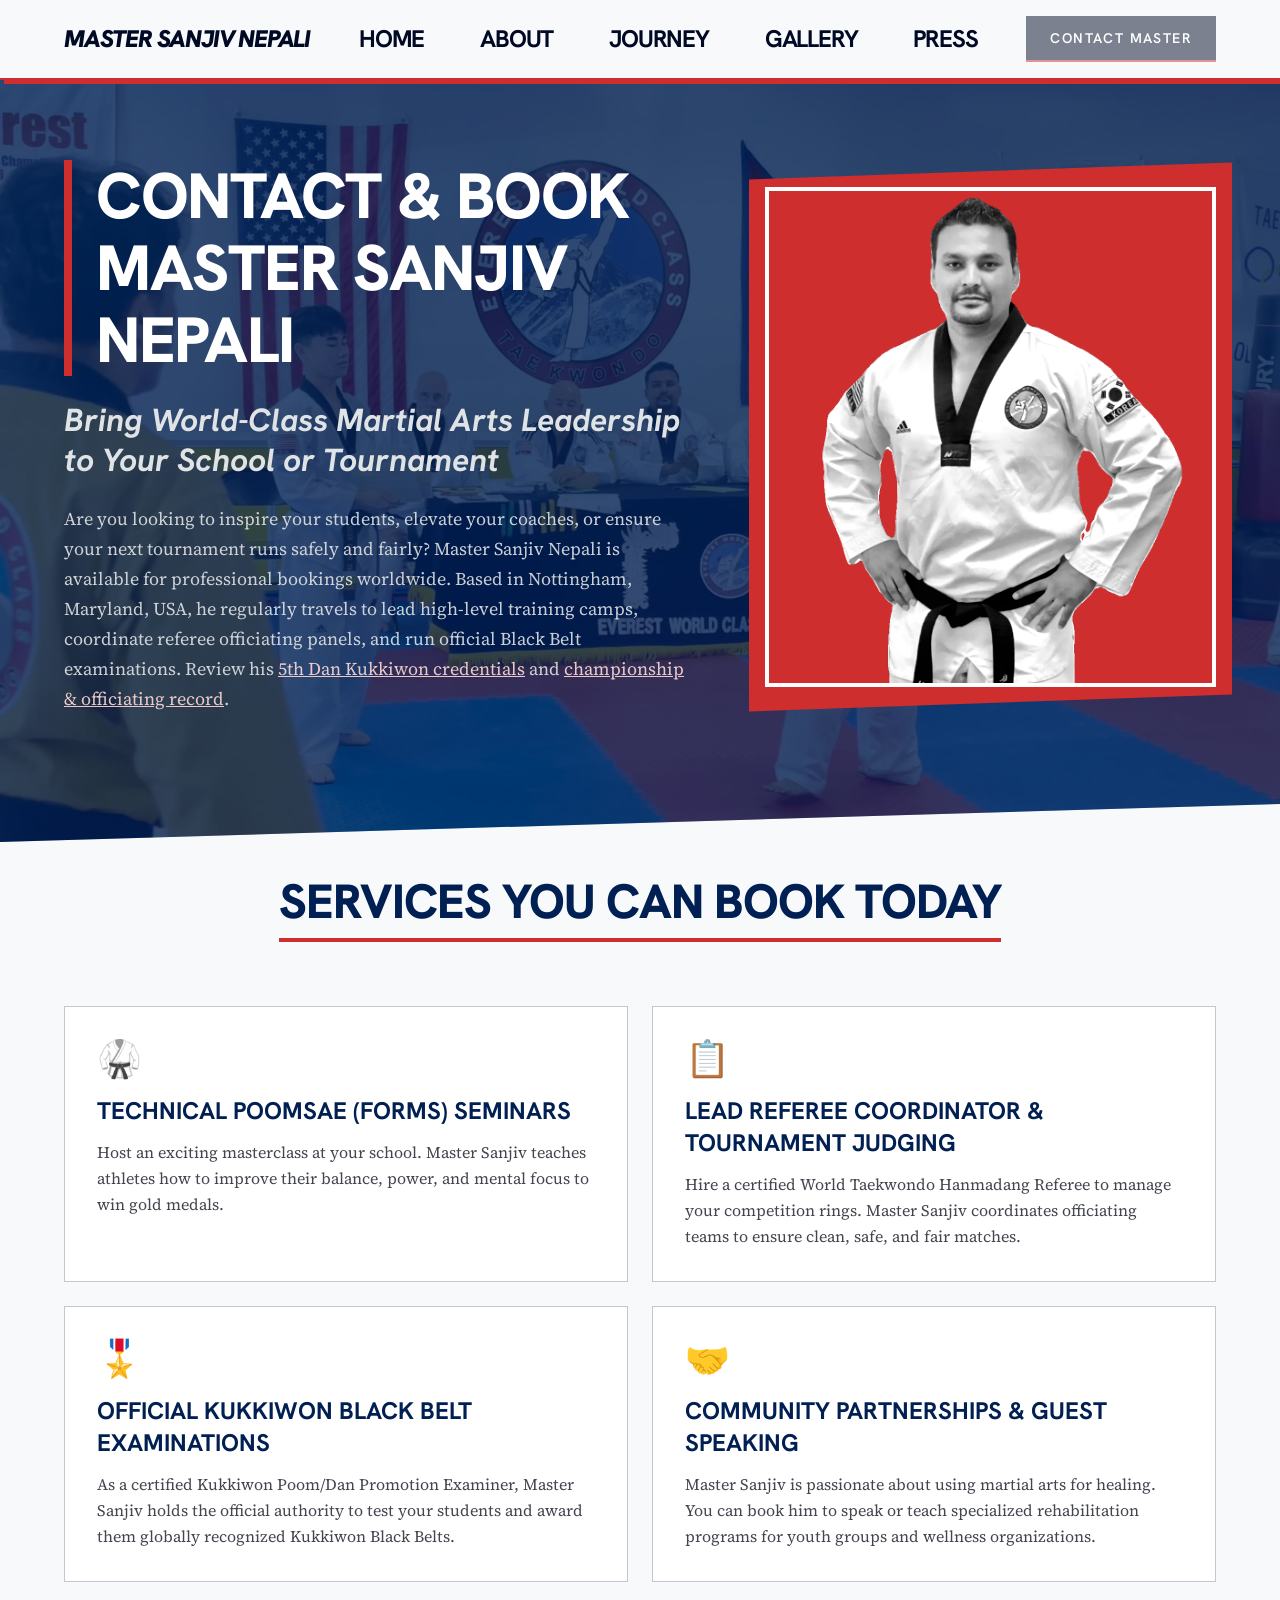
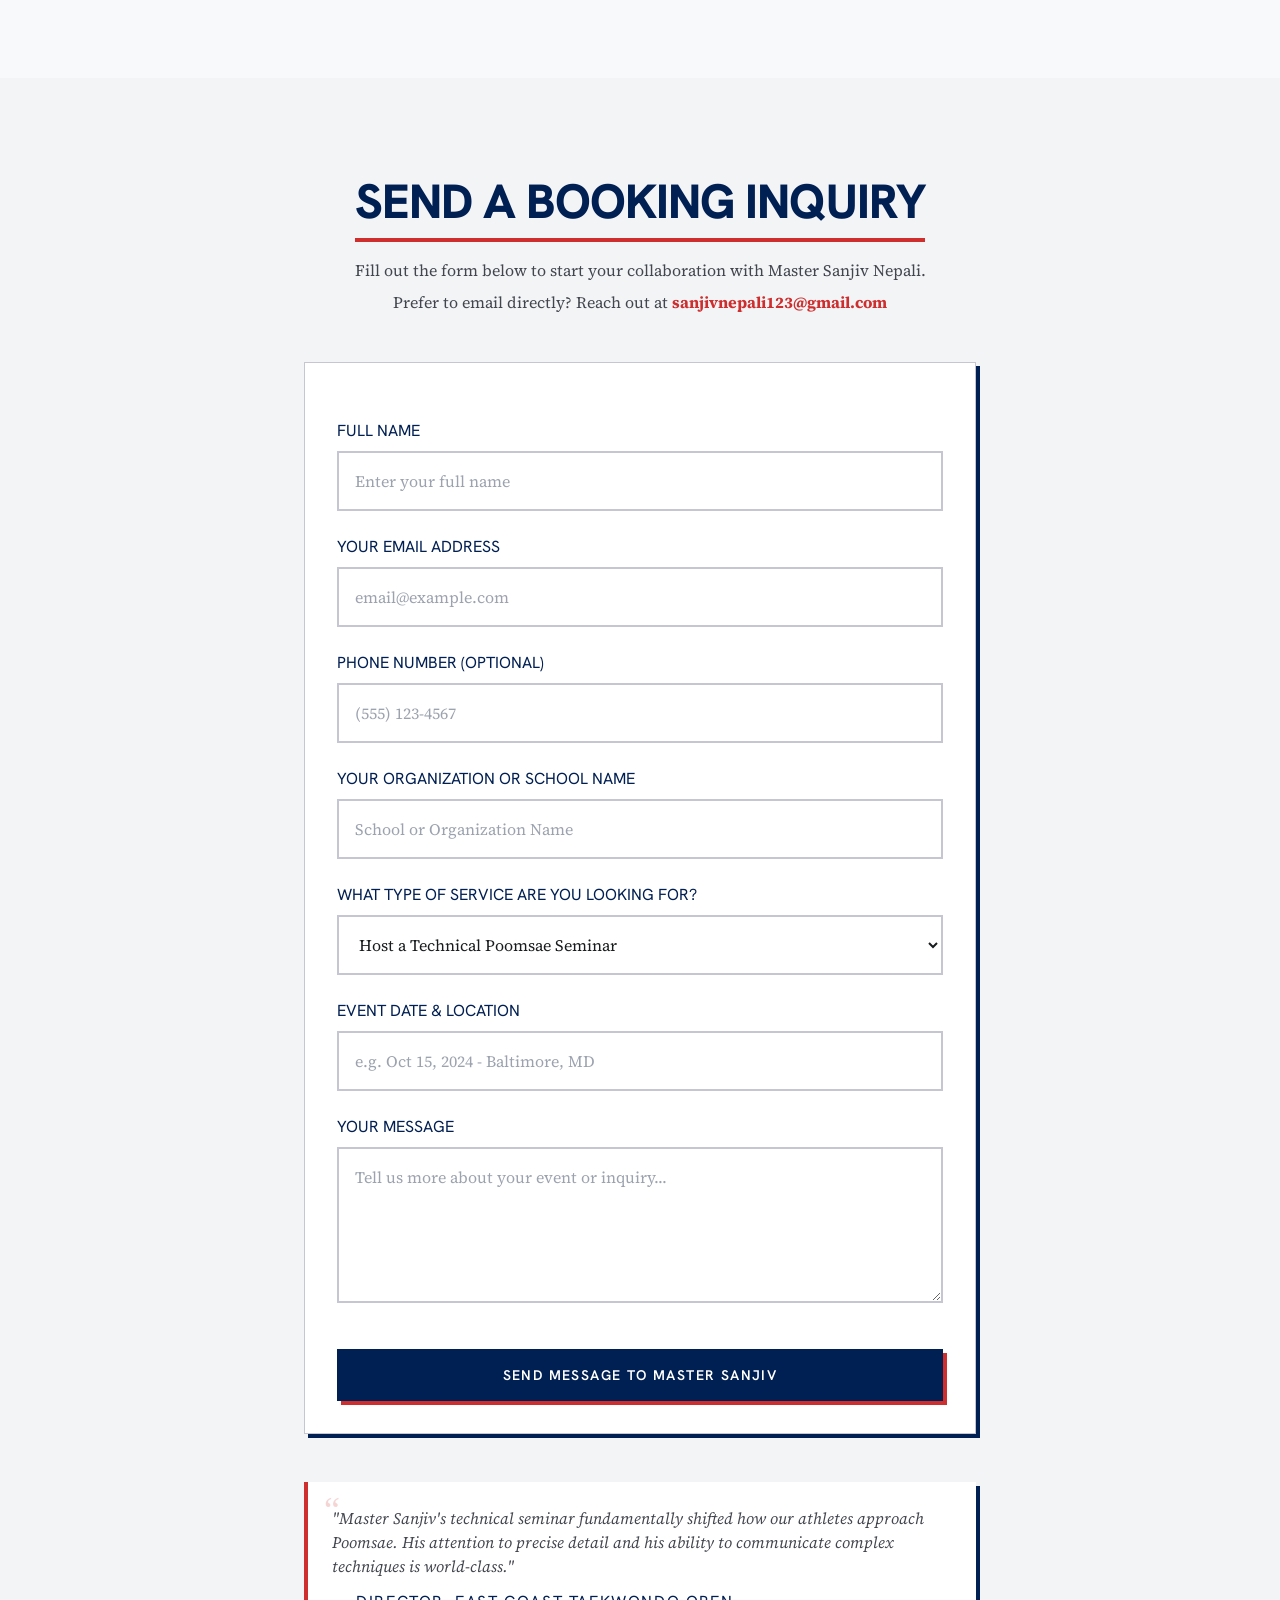
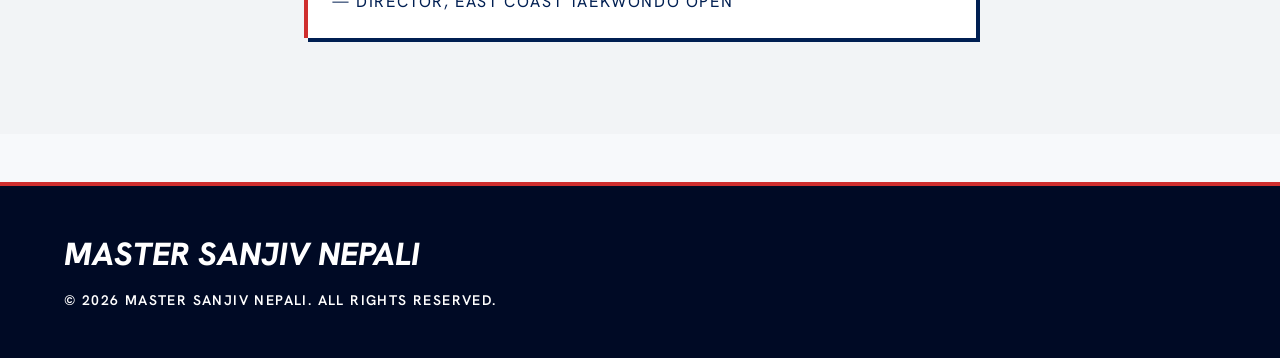
<file: contact/index.html>
<!DOCTYPE html>
<html lang="en-US" class="light" style="scroll-behavior: smooth;">
<head>
    <meta charset="UTF-8">
    <meta name="viewport" content="width=device-width, initial-scale=1.0">
    <title>Contact Master Sanjiv Nepali | Seminar & Referee Booking</title>
    <meta name="description" content="Get in touch with Master Sanjiv Nepali for seminar bookings, black belt promotional examinations, private coaching, and tournament referee officiating.">
    <link rel="canonical" href="https://sanjivnepali.com/contact/">
    <meta name="robots" content="index, follow, max-snippet:-1, max-image-preview:large, max-video-preview:-1">

    <!-- Fonts -->
    <link rel="preconnect" href="https://fonts.googleapis.com">
    <link rel="preconnect" href="https://fonts.gstatic.com" crossorigin>
    <link rel="preload" as="style" href="https://fonts.googleapis.com/css2?family=Hanken+Grotesk:wght@600;700;800&family=Source+Serif+4:wght@400;600&display=swap" onload="this.onload=null;this.rel='stylesheet'">
    <noscript><link href="https://fonts.googleapis.com/css2?family=Hanken+Grotesk:wght@600;700;800&family=Source+Serif+4:wght@400;600&display=swap" rel="stylesheet"></noscript>

    <!-- CSS -->
    <style>*,:after,:before{--tw-border-spacing-x:0;--tw-border-spacing-y:0;--tw-translate-x:0;--tw-translate-y:0;--tw-rotate:0;--tw-skew-x:0;--tw-skew-y:0;--tw-scale-x:1;--tw-scale-y:1;--tw-pan-x: ;--tw-pan-y: ;--tw-pinch-zoom: ;--tw-scroll-snap-strictness:proximity;--tw-gradient-from-position: ;--tw-gradient-via-position: ;--tw-gradient-to-position: ;--tw-ordinal: ;--tw-slashed-zero: ;--tw-numeric-figure: ;--tw-numeric-spacing: ;--tw-numeric-fraction: ;--tw-ring-inset: ;--tw-ring-offset-width:0px;--tw-ring-offset-color:#fff;--tw-ring-color:rgba(59,130,246,.5);--tw-ring-offset-shadow:0 0 #0000;--tw-ring-shadow:0 0 #0000;--tw-shadow:0 0 #0000;--tw-shadow-colored:0 0 #0000;--tw-blur: ;--tw-brightness: ;--tw-contrast: ;--tw-grayscale: ;--tw-hue-rotate: ;--tw-invert: ;--tw-saturate: ;--tw-sepia: ;--tw-drop-shadow: ;--tw-backdrop-blur: ;--tw-backdrop-brightness: ;--tw-backdrop-contrast: ;--tw-backdrop-grayscale: ;--tw-backdrop-hue-rotate: ;--tw-backdrop-invert: ;--tw-backdrop-opacity: ;--tw-backdrop-saturate: ;--tw-backdrop-sepia: ;--tw-contain-size: ;--tw-contain-layout: ;--tw-contain-paint: ;--tw-contain-style: }::backdrop{--tw-border-spacing-x:0;--tw-border-spacing-y:0;--tw-translate-x:0;--tw-translate-y:0;--tw-rotate:0;--tw-skew-x:0;--tw-skew-y:0;--tw-scale-x:1;--tw-scale-y:1;--tw-pan-x: ;--tw-pan-y: ;--tw-pinch-zoom: ;--tw-scroll-snap-strictness:proximity;--tw-gradient-from-position: ;--tw-gradient-via-position: ;--tw-gradient-to-position: ;--tw-ordinal: ;--tw-slashed-zero: ;--tw-numeric-figure: ;--tw-numeric-spacing: ;--tw-numeric-fraction: ;--tw-ring-inset: ;--tw-ring-offset-width:0px;--tw-ring-offset-color:#fff;--tw-ring-color:rgba(59,130,246,.5);--tw-ring-offset-shadow:0 0 #0000;--tw-ring-shadow:0 0 #0000;--tw-shadow:0 0 #0000;--tw-shadow-colored:0 0 #0000;--tw-blur: ;--tw-brightness: ;--tw-contrast: ;--tw-grayscale: ;--tw-hue-rotate: ;--tw-invert: ;--tw-saturate: ;--tw-sepia: ;--tw-drop-shadow: ;--tw-backdrop-blur: ;--tw-backdrop-brightness: ;--tw-backdrop-contrast: ;--tw-backdrop-grayscale: ;--tw-backdrop-hue-rotate: ;--tw-backdrop-invert: ;--tw-backdrop-opacity: ;--tw-backdrop-saturate: ;--tw-backdrop-sepia: ;--tw-contain-size: ;--tw-contain-layout: ;--tw-contain-paint: ;--tw-contain-style: }/*! tailwindcss v3.4.19 | MIT License | https://tailwindcss.com*/*,:after,:before{box-sizing:border-box;border:0 solid #e5e7eb}:after,:before{--tw-content:""}:host,html{line-height:1.5;-webkit-text-size-adjust:100%;-moz-tab-size:4;-o-tab-size:4;tab-size:4;font-family:ui-sans-serif,system-ui,sans-serif,Apple Color Emoji,Segoe UI Emoji,Segoe UI Symbol,Noto Color Emoji;font-feature-settings:normal;font-variation-settings:normal;-webkit-tap-highlight-color:transparent}body{margin:0;line-height:inherit}hr{height:0;color:inherit;border-top-width:1px}abbr:where([title]){-webkit-text-decoration:underline dotted;text-decoration:underline dotted}h1,h2,h3,h4,h5,h6{font-size:inherit;font-weight:inherit}a{color:inherit;text-decoration:inherit}b,strong{font-weight:bolder}code,kbd,pre,samp{font-family:ui-monospace,SFMono-Regular,Menlo,Monaco,Consolas,Liberation Mono,Courier New,monospace;font-feature-settings:normal;font-variation-settings:normal;font-size:1em}small{font-size:80%}sub,sup{font-size:75%;line-height:0;position:relative;vertical-align:baseline}sub{bottom:-.25em}sup{top:-.5em}table{text-indent:0;border-color:inherit;border-collapse:collapse}button,input,optgroup,select,textarea{font-family:inherit;font-feature-settings:inherit;font-variation-settings:inherit;font-size:100%;font-weight:inherit;line-height:inherit;letter-spacing:inherit;color:inherit;margin:0;padding:0}button,select{text-transform:none}button,input:where([type=button]),input:where([type=reset]),input:where([type=submit]){-webkit-appearance:button;background-color:transparent;background-image:none}:-moz-focusring{outline:auto}:-moz-ui-invalid{box-shadow:none}progress{vertical-align:baseline}::-webkit-inner-spin-button,::-webkit-outer-spin-button{height:auto}[type=search]{-webkit-appearance:textfield;outline-offset:-2px}::-webkit-search-decoration{-webkit-appearance:none}::-webkit-file-upload-button{-webkit-appearance:button;font:inherit}summary{display:list-item}blockquote,dd,dl,figure,h1,h2,h3,h4,h5,h6,hr,p,pre{margin:0}fieldset{margin:0}fieldset,legend{padding:0}menu,ol,ul{list-style:none;margin:0;padding:0}dialog{padding:0}textarea{resize:vertical}input::-moz-placeholder,textarea::-moz-placeholder{opacity:1;color:#9ca3af}input::placeholder,textarea::placeholder{opacity:1;color:#9ca3af}[role=button],button{cursor:pointer}:disabled{cursor:default}audio,canvas,embed,iframe,img,object,svg,video{display:block;vertical-align:middle}img,video{max-width:100%;height:auto}[hidden]:where(:not([hidden=until-found])){display:none}.container{width:100%}@media (min-width:640px){.container{max-width:640px}}@media (min-width:768px){.container{max-width:768px}}@media (min-width:1024px){.container{max-width:1024px}}@media (min-width:1280px){.container{max-width:1280px}}@media (min-width:1536px){.container{max-width:1536px}}.pointer-events-none{pointer-events:none}.fixed{position:fixed}.absolute{position:absolute}.relative{position:relative}.-inset-4{inset:-1rem}.inset-0{inset:0}.bottom-0{bottom:0}.bottom-4{bottom:1rem}.left-0{left:0}.left-4{left:1rem}.right-0{right:0}.top-0{top:0}.top-1\.5{top:.375rem}.top-2{top:.5rem}.top-4{top:1rem}.-z-10{z-index:-10}.z-0{z-index:0}.z-10{z-index:10}.z-20{z-index:20}.z-50{z-index:50}.order-1{order:1}.order-2{order:2}.order-3{order:3}.col-span-full{grid-column:1/-1}.mx-auto{margin-left:auto;margin-right:auto}.-mt-12{margin-top:-3rem}.-mt-16{margin-top:-4rem}.mb-1{margin-bottom:.25rem}.mb-12{margin-bottom:3rem}.mb-16{margin-bottom:4rem}.mb-2{margin-bottom:.5rem}.mb-20{margin-bottom:5rem}.mb-3{margin-bottom:.75rem}.mb-4{margin-bottom:1rem}.mb-6{margin-bottom:1.5rem}.mb-8{margin-bottom:2rem}.ml-2{margin-left:.5rem}.ml-4{margin-left:1rem}.ml-6{margin-left:1.5rem}.mr-3{margin-right:.75rem}.mt-1{margin-top:.25rem}.mt-12{margin-top:3rem}.mt-16{margin-top:4rem}.mt-2{margin-top:.5rem}.mt-3{margin-top:.75rem}.mt-4{margin-top:1rem}.mt-6{margin-top:1.5rem}.mt-8{margin-top:2rem}.block{display:block}.inline-block{display:inline-block}.flex{display:flex}.inline-flex{display:inline-flex}.grid{display:grid}.hidden{display:none}.aspect-\[4\/3\]{aspect-ratio:4/3}.aspect-\[4\/5\]{aspect-ratio:4/5}.aspect-video{aspect-ratio:16/9}.h-1{height:.25rem}.h-12{height:3rem}.h-16{height:4rem}.h-2{height:.5rem}.h-3{height:.75rem}.h-64{height:16rem}.h-8{height:2rem}.h-96{height:24rem}.h-\[500px\]{height:500px}.h-auto{height:auto}.h-full{height:100%}.h-px{height:1px}.min-h-\[60vh\]{min-height:60vh}.min-h-\[921px\]{min-height:921px}.w-1\/2{width:50%}.w-1\/3{width:33.333333%}.w-12{width:3rem}.w-16{width:4rem}.w-24{width:6rem}.w-3{width:.75rem}.w-8{width:2rem}.w-auto{width:auto}.w-full{width:100%}.max-w-2xl{max-width:42rem}.max-w-3xl{max-width:48rem}.max-w-4xl{max-width:56rem}.max-w-7xl{max-width:80rem}.max-w-container-max{max-width:1280px}.max-w-md{max-width:28rem}.max-w-xl{max-width:36rem}.flex-shrink-0,.shrink-0{flex-shrink:0}.flex-grow{flex-grow:1}.origin-left{transform-origin:left}.-translate-y-8{--tw-translate-y:-2rem}.-translate-y-8,.translate-x-1\/2{transform:translate(var(--tw-translate-x),var(--tw-translate-y)) rotate(var(--tw-rotate)) skewX(var(--tw-skew-x)) skewY(var(--tw-skew-y)) scaleX(var(--tw-scale-x)) scaleY(var(--tw-scale-y))}.translate-x-1\/2{--tw-translate-x:50%}.translate-x-1\/4{--tw-translate-x:25%}.translate-x-1\/4,.translate-x-4{transform:translate(var(--tw-translate-x),var(--tw-translate-y)) rotate(var(--tw-rotate)) skewX(var(--tw-skew-x)) skewY(var(--tw-skew-y)) scaleX(var(--tw-scale-x)) scaleY(var(--tw-scale-y))}.translate-x-4{--tw-translate-x:1rem}.translate-x-8{--tw-translate-x:2rem}.translate-x-8,.translate-y-0{transform:translate(var(--tw-translate-x),var(--tw-translate-y)) rotate(var(--tw-rotate)) skewX(var(--tw-skew-x)) skewY(var(--tw-skew-y)) scaleX(var(--tw-scale-x)) scaleY(var(--tw-scale-y))}.translate-y-0{--tw-translate-y:0px}.translate-y-4{--tw-translate-y:1rem}.translate-y-4,.translate-y-8{transform:translate(var(--tw-translate-x),var(--tw-translate-y)) rotate(var(--tw-rotate)) skewX(var(--tw-skew-x)) skewY(var(--tw-skew-y)) scaleX(var(--tw-scale-x)) scaleY(var(--tw-scale-y))}.translate-y-8{--tw-translate-y:2rem}.-rotate-3{--tw-rotate:-3deg}.-rotate-3,.rotate-45{transform:translate(var(--tw-translate-x),var(--tw-translate-y)) rotate(var(--tw-rotate)) skewX(var(--tw-skew-x)) skewY(var(--tw-skew-y)) scaleX(var(--tw-scale-x)) scaleY(var(--tw-scale-y))}.rotate-45{--tw-rotate:45deg}.-skew-x-12{--tw-skew-x:-12deg}.-skew-x-12,.skew-x-12{transform:translate(var(--tw-translate-x),var(--tw-translate-y)) rotate(var(--tw-rotate)) skewX(var(--tw-skew-x)) skewY(var(--tw-skew-y)) scaleX(var(--tw-scale-x)) scaleY(var(--tw-scale-y))}.skew-x-12{--tw-skew-x:12deg}.skew-x-\[-6deg\]{--tw-skew-x:-6deg}.scale-150,.skew-x-\[-6deg\]{transform:translate(var(--tw-translate-x),var(--tw-translate-y)) rotate(var(--tw-rotate)) skewX(var(--tw-skew-x)) skewY(var(--tw-skew-y)) scaleX(var(--tw-scale-x)) scaleY(var(--tw-scale-y))}.scale-150{--tw-scale-x:1.5;--tw-scale-y:1.5}.transform{transform:translate(var(--tw-translate-x),var(--tw-translate-y)) rotate(var(--tw-rotate)) skewX(var(--tw-skew-x)) skewY(var(--tw-skew-y)) scaleX(var(--tw-scale-x)) scaleY(var(--tw-scale-y))}.cursor-pointer{cursor:pointer}.list-outside{list-style-position:outside}.list-disc{list-style-type:disc}.list-none{list-style-type:none}.auto-rows-\[300px\]{grid-auto-rows:300px}.grid-cols-1{grid-template-columns:repeat(1,minmax(0,1fr))}.grid-cols-2{grid-template-columns:repeat(2,minmax(0,1fr))}.flex-col{flex-direction:column}.flex-wrap{flex-wrap:wrap}.items-start{align-items:flex-start}.items-end{align-items:flex-end}.items-center{align-items:center}.justify-end{justify-content:flex-end}.justify-center{justify-content:center}.justify-between{justify-content:space-between}.gap-12{gap:3rem}.gap-16{gap:4rem}.gap-2{gap:.5rem}.gap-3{gap:.75rem}.gap-4{gap:1rem}.gap-6{gap:1.5rem}.gap-8{gap:2rem}.gap-gutter{gap:24px}.space-y-4>:not([hidden])~:not([hidden]){--tw-space-y-reverse:0;margin-top:calc(1rem*(1 - var(--tw-space-y-reverse)));margin-bottom:calc(1rem*var(--tw-space-y-reverse))}.space-y-6>:not([hidden])~:not([hidden]){--tw-space-y-reverse:0;margin-top:calc(1.5rem*(1 - var(--tw-space-y-reverse)));margin-bottom:calc(1.5rem*var(--tw-space-y-reverse))}.space-y-8>:not([hidden])~:not([hidden]){--tw-space-y-reverse:0;margin-top:calc(2rem*(1 - var(--tw-space-y-reverse)));margin-bottom:calc(2rem*var(--tw-space-y-reverse))}.overflow-hidden{overflow:hidden}.rounded-full{border-radius:9999px}.rounded-sm{border-radius:.125rem}.border{border-width:1px}.border-2{border-width:2px}.border-4{border-width:4px}.border-y{border-top-width:1px}.border-b,.border-y{border-bottom-width:1px}.border-b-2{border-bottom-width:2px}.border-b-4{border-bottom-width:4px}.border-l-4{border-left-width:4px}.border-l-8{border-left-width:8px}.border-t{border-top-width:1px}.border-t-4{border-top-width:4px}.border-deep-navy{--tw-border-opacity:1;border-color:rgb(0 31 82/var(--tw-border-opacity,1))}.border-national-crimson{--tw-border-opacity:1;border-color:rgb(207 46 46/var(--tw-border-opacity,1))}.border-outline-variant{--tw-border-opacity:1;border-color:rgb(197 198 209/var(--tw-border-opacity,1))}.border-primary{--tw-border-opacity:1;border-color:rgb(0 10 37/var(--tw-border-opacity,1))}.border-secondary{--tw-border-opacity:1;border-color:rgb(181 25 31/var(--tw-border-opacity,1))}.border-secondary\/30{border-color:rgba(181,25,31,.3)}.border-slate-200{--tw-border-opacity:1;border-color:rgb(226 232 240/var(--tw-border-opacity,1))}.border-slate-300{--tw-border-opacity:1;border-color:rgb(203 213 225/var(--tw-border-opacity,1))}.border-surface-variant{--tw-border-opacity:1;border-color:rgb(224 227 229/var(--tw-border-opacity,1))}.border-transparent{border-color:transparent}.border-white{--tw-border-opacity:1;border-color:rgb(255 255 255/var(--tw-border-opacity,1))}.bg-background{--tw-bg-opacity:1;background-color:rgb(247 249 251/var(--tw-bg-opacity,1))}.bg-deep-navy{--tw-bg-opacity:1;background-color:rgb(0 31 82/var(--tw-bg-opacity,1))}.bg-national-crimson{--tw-bg-opacity:1;background-color:rgb(207 46 46/var(--tw-bg-opacity,1))}.bg-on-primary-container{--tw-bg-opacity:1;background-color:rgb(114 136 193/var(--tw-bg-opacity,1))}.bg-outline-variant{--tw-bg-opacity:1;background-color:rgb(197 198 209/var(--tw-bg-opacity,1))}.bg-primary{--tw-bg-opacity:1;background-color:rgb(0 10 37/var(--tw-bg-opacity,1))}.bg-primary\/40{background-color:rgba(0,10,37,.4)}.bg-secondary{--tw-bg-opacity:1;background-color:rgb(181 25 31/var(--tw-bg-opacity,1))}.bg-slate-200{--tw-bg-opacity:1;background-color:rgb(226 232 240/var(--tw-bg-opacity,1))}.bg-surface,.bg-surface-bright{--tw-bg-opacity:1;background-color:rgb(247 249 251/var(--tw-bg-opacity,1))}.bg-surface-container{--tw-bg-opacity:1;background-color:rgb(236 238 240/var(--tw-bg-opacity,1))}.bg-surface-container-high{--tw-bg-opacity:1;background-color:rgb(230 232 234/var(--tw-bg-opacity,1))}.bg-surface-container-highest{--tw-bg-opacity:1;background-color:rgb(224 227 229/var(--tw-bg-opacity,1))}.bg-surface-container-low{--tw-bg-opacity:1;background-color:rgb(242 244 246/var(--tw-bg-opacity,1))}.bg-surface-dim{--tw-bg-opacity:1;background-color:rgb(216 218 220/var(--tw-bg-opacity,1))}.bg-surface-variant{--tw-bg-opacity:1;background-color:rgb(224 227 229/var(--tw-bg-opacity,1))}.bg-surface\/90{background-color:rgba(247,249,251,.9)}.bg-transparent{background-color:transparent}.bg-white{--tw-bg-opacity:1;background-color:rgb(255 255 255/var(--tw-bg-opacity,1))}.bg-gradient-to-r{background-image:linear-gradient(to right,var(--tw-gradient-stops))}.bg-gradient-to-t{background-image:linear-gradient(to top,var(--tw-gradient-stops))}.from-primary{--tw-gradient-from:#000a25 var(--tw-gradient-from-position);--tw-gradient-to:rgba(0,10,37,0) var(--tw-gradient-to-position);--tw-gradient-stops:var(--tw-gradient-from),var(--tw-gradient-to)}.from-surface{--tw-gradient-from:#f7f9fb var(--tw-gradient-from-position);--tw-gradient-to:rgba(247,249,251,0) var(--tw-gradient-to-position);--tw-gradient-stops:var(--tw-gradient-from),var(--tw-gradient-to)}.via-surface\/80{--tw-gradient-to:rgba(247,249,251,0) var(--tw-gradient-to-position);--tw-gradient-stops:var(--tw-gradient-from),rgba(247,249,251,.8) var(--tw-gradient-via-position),var(--tw-gradient-to)}.to-transparent{--tw-gradient-to:transparent var(--tw-gradient-to-position)}.bg-cover{background-size:cover}.bg-center{background-position:50%}.bg-no-repeat{background-repeat:no-repeat}.object-contain{-o-object-fit:contain;object-fit:contain}.object-cover{-o-object-fit:cover;object-fit:cover}.p-12{padding:3rem}.p-3{padding:.75rem}.p-4{padding:1rem}.p-6{padding:1.5rem}.p-8{padding:2rem}.px-10{padding-left:2.5rem;padding-right:2.5rem}.px-2{padding-left:.5rem;padding-right:.5rem}.px-3{padding-left:.75rem;padding-right:.75rem}.px-4{padding-left:1rem;padding-right:1rem}.px-6{padding-left:1.5rem;padding-right:1.5rem}.px-8{padding-left:2rem;padding-right:2rem}.px-margin-desktop{padding-left:64px;padding-right:64px}.px-margin-mobile{padding-left:20px;padding-right:20px}.py-1{padding-top:.25rem;padding-bottom:.25rem}.py-12{padding-top:3rem;padding-bottom:3rem}.py-16{padding-top:4rem;padding-bottom:4rem}.py-2{padding-top:.5rem;padding-bottom:.5rem}.py-20{padding-top:5rem;padding-bottom:5rem}.py-24{padding-top:6rem;padding-bottom:6rem}.py-3{padding-top:.75rem;padding-bottom:.75rem}.py-4{padding-top:1rem;padding-bottom:1rem}.py-5{padding-top:1.25rem;padding-bottom:1.25rem}.pb-1{padding-bottom:.25rem}.pb-12{padding-bottom:3rem}.pb-16{padding-bottom:4rem}.pb-2{padding-bottom:.5rem}.pb-24{padding-bottom:6rem}.pb-32{padding-bottom:8rem}.pb-4{padding-bottom:1rem}.pb-6{padding-bottom:1.5rem}.pl-4{padding-left:1rem}.pl-6{padding-left:1.5rem}.pl-margin-desktop{padding-left:64px}.pt-12{padding-top:3rem}.pt-16{padding-top:4rem}.pt-20{padding-top:5rem}.pt-24{padding-top:6rem}.pt-32{padding-top:8rem}.pt-4{padding-top:1rem}.pt-6{padding-top:1.5rem}.pt-\[80px\]{padding-top:80px}.text-left{text-align:left}.text-center{text-align:center}.font-body-lg,.font-body-md{font-family:"Source Serif 4"}.font-headline-lg,.font-headline-lg-mobile,.font-headline-md,.font-headline-sm,.font-headline-xl,.font-label-lg,.font-label-sm{font-family:Hanken Grotesk}.font-sans{font-family:ui-sans-serif,system-ui,sans-serif,Apple Color Emoji,Segoe UI Emoji,Segoe UI Symbol,Noto Color Emoji}.font-serif{font-family:ui-serif,Georgia,Cambria,Times New Roman,Times,serif}.text-2xl{font-size:1.5rem;line-height:2rem}.text-3xl{font-size:1.875rem;line-height:2.25rem}.text-4xl{font-size:2.25rem;line-height:2.5rem}.text-5xl{font-size:3rem;line-height:1}.text-6xl{font-size:3.75rem;line-height:1}.text-\[120px\]{font-size:120px}.text-base{font-size:1rem;line-height:1.5rem}.text-body-lg{font-size:18px;line-height:30px;font-weight:400}.text-body-md{font-size:16px;line-height:26px;font-weight:400}.text-headline-lg{font-size:48px;line-height:56px;letter-spacing:-.02em;font-weight:800}.text-headline-lg-mobile{font-size:36px;line-height:44px;font-weight:800}.text-headline-md{font-size:32px;line-height:40px;font-weight:700}.text-headline-sm{font-size:24px;line-height:32px;font-weight:700}.text-headline-xl{font-size:64px;line-height:72px;letter-spacing:-.02em;font-weight:800}.text-label-lg{font-size:14px;line-height:20px;letter-spacing:.05em;font-weight:600}.text-label-sm{font-size:12px;line-height:16px;font-weight:600}.text-lg{font-size:1.125rem;line-height:1.75rem}.text-sm{font-size:.875rem;line-height:1.25rem}.text-xl{font-size:1.25rem;line-height:1.75rem}.text-xs{font-size:.75rem;line-height:1rem}.font-black{font-weight:900}.font-bold{font-weight:700}.font-extrabold{font-weight:800}.font-semibold{font-weight:600}.uppercase{text-transform:uppercase}.italic{font-style:italic}.leading-relaxed{line-height:1.625}.leading-tight{line-height:1.25}.tracking-tight{letter-spacing:-.025em}.tracking-tighter{letter-spacing:-.05em}.tracking-wider{letter-spacing:.05em}.tracking-widest{letter-spacing:.1em}.text-deep-navy{--tw-text-opacity:1;color:rgb(0 31 82/var(--tw-text-opacity,1))}.text-inverse-primary{--tw-text-opacity:1;color:rgb(176 198 255/var(--tw-text-opacity,1))}.text-national-crimson{--tw-text-opacity:1;color:rgb(207 46 46/var(--tw-text-opacity,1))}.text-on-background{--tw-text-opacity:1;color:rgb(25 28 30/var(--tw-text-opacity,1))}.text-on-primary,.text-on-secondary{--tw-text-opacity:1;color:rgb(255 255 255/var(--tw-text-opacity,1))}.text-on-surface{--tw-text-opacity:1;color:rgb(25 28 30/var(--tw-text-opacity,1))}.text-on-surface-variant{--tw-text-opacity:1;color:rgb(68 70 79/var(--tw-text-opacity,1))}.text-primary{--tw-text-opacity:1;color:rgb(0 10 37/var(--tw-text-opacity,1))}.text-secondary{--tw-text-opacity:1;color:rgb(181 25 31/var(--tw-text-opacity,1))}.text-secondary-fixed{--tw-text-opacity:1;color:rgb(255 218 214/var(--tw-text-opacity,1))}.text-slate-400{--tw-text-opacity:1;color:rgb(148 163 184/var(--tw-text-opacity,1))}.text-slate-text{--tw-text-opacity:1;color:rgb(51 65 85/var(--tw-text-opacity,1))}.text-surface-variant{--tw-text-opacity:1;color:rgb(224 227 229/var(--tw-text-opacity,1))}.text-surface-variant\/70{color:hsla(204,9%,89%,.7)}.text-surface-variant\/80{color:hsla(204,9%,89%,.8)}.text-surface-variant\/90{color:hsla(204,9%,89%,.9)}.text-white{--tw-text-opacity:1;color:rgb(255 255 255/var(--tw-text-opacity,1))}.underline{text-decoration-line:underline}.decoration-secondary-fixed\/30{text-decoration-color:hsla(6,100%,92%,.3)}.antialiased{-webkit-font-smoothing:antialiased;-moz-osx-font-smoothing:grayscale}.opacity-0{opacity:0}.opacity-10{opacity:.1}.opacity-100{opacity:1}.opacity-20{opacity:.2}.opacity-30{opacity:.3}.opacity-40{opacity:.4}.opacity-50{opacity:.5}.opacity-60{opacity:.6}.opacity-70{opacity:.7}.opacity-80{opacity:.8}.opacity-90{opacity:.9}.mix-blend-multiply{mix-blend-mode:multiply}.mix-blend-overlay{mix-blend-mode:overlay}.shadow-\[4px_4px_0px_0px_rgba\(181\2c 25\2c 31\2c 1\)\]{--tw-shadow:4px 4px 0px 0px #b5191f;--tw-shadow-colored:4px 4px 0px 0px var(--tw-shadow-color);box-shadow:var(--tw-ring-offset-shadow,0 0 #0000),var(--tw-ring-shadow,0 0 #0000),var(--tw-shadow)}.shadow-\[4px_4px_0px_0px_rgba\(207\2c 46\2c 46\2c 1\)\]{--tw-shadow:4px 4px 0px 0px #cf2e2e;--tw-shadow-colored:4px 4px 0px 0px var(--tw-shadow-color);box-shadow:var(--tw-ring-offset-shadow,0 0 #0000),var(--tw-ring-shadow,0 0 #0000),var(--tw-shadow)}.shadow-\[4px_4px_0px_0px_rgba\(255\2c 255\2c 255\2c 0\.2\)\]{--tw-shadow:4px 4px 0px 0px hsla(0,0%,100%,.2);--tw-shadow-colored:4px 4px 0px 0px var(--tw-shadow-color);box-shadow:var(--tw-ring-offset-shadow,0 0 #0000),var(--tw-ring-shadow,0 0 #0000),var(--tw-shadow)}.shadow-\[8px_8px_0px_0px_rgba\(207\2c 46\2c 46\2c 1\)\]{--tw-shadow:8px 8px 0px 0px #cf2e2e;--tw-shadow-colored:8px 8px 0px 0px var(--tw-shadow-color)}.shadow-\[8px_8px_0px_0px_rgba\(207\2c 46\2c 46\2c 1\)\],.shadow-lg{box-shadow:var(--tw-ring-offset-shadow,0 0 #0000),var(--tw-ring-shadow,0 0 #0000),var(--tw-shadow)}.shadow-lg{--tw-shadow:0 10px 15px -3px rgba(0,0,0,.1),0 4px 6px -4px rgba(0,0,0,.1);--tw-shadow-colored:0 10px 15px -3px var(--tw-shadow-color),0 4px 6px -4px var(--tw-shadow-color)}.shadow-sm{--tw-shadow:0 1px 2px 0 rgba(0,0,0,.05);--tw-shadow-colored:0 1px 2px 0 var(--tw-shadow-color);box-shadow:var(--tw-ring-offset-shadow,0 0 #0000),var(--tw-ring-shadow,0 0 #0000),var(--tw-shadow)}.outline-none{outline:2px solid transparent;outline-offset:2px}.contrast-125{--tw-contrast:contrast(1.25)}.contrast-125,.grayscale{filter:var(--tw-blur) var(--tw-brightness) var(--tw-contrast) var(--tw-grayscale) var(--tw-hue-rotate) var(--tw-invert) var(--tw-saturate) var(--tw-sepia) var(--tw-drop-shadow)}.grayscale{--tw-grayscale:grayscale(100%)}.backdrop-blur-md{--tw-backdrop-blur:blur(12px)}.backdrop-blur-md,.backdrop-blur-sm{-webkit-backdrop-filter:var(--tw-backdrop-blur) var(--tw-backdrop-brightness) var(--tw-backdrop-contrast) var(--tw-backdrop-grayscale) var(--tw-backdrop-hue-rotate) var(--tw-backdrop-invert) var(--tw-backdrop-opacity) var(--tw-backdrop-saturate) var(--tw-backdrop-sepia);backdrop-filter:var(--tw-backdrop-blur) var(--tw-backdrop-brightness) var(--tw-backdrop-contrast) var(--tw-backdrop-grayscale) var(--tw-backdrop-hue-rotate) var(--tw-backdrop-invert) var(--tw-backdrop-opacity) var(--tw-backdrop-saturate) var(--tw-backdrop-sepia)}.backdrop-blur-sm{--tw-backdrop-blur:blur(4px)}.transition{transition-property:color,background-color,border-color,text-decoration-color,fill,stroke,opacity,box-shadow,transform,filter,-webkit-backdrop-filter;transition-property:color,background-color,border-color,text-decoration-color,fill,stroke,opacity,box-shadow,transform,filter,backdrop-filter;transition-property:color,background-color,border-color,text-decoration-color,fill,stroke,opacity,box-shadow,transform,filter,backdrop-filter,-webkit-backdrop-filter;transition-timing-function:cubic-bezier(.4,0,.2,1);transition-duration:.15s}.transition-all{transition-property:all;transition-timing-function:cubic-bezier(.4,0,.2,1);transition-duration:.15s}.transition-colors{transition-property:color,background-color,border-color,text-decoration-color,fill,stroke;transition-timing-function:cubic-bezier(.4,0,.2,1);transition-duration:.15s}.transition-opacity{transition-property:opacity;transition-timing-function:cubic-bezier(.4,0,.2,1);transition-duration:.15s}.transition-shadow{transition-property:box-shadow;transition-timing-function:cubic-bezier(.4,0,.2,1);transition-duration:.15s}.transition-transform{transition-property:transform;transition-timing-function:cubic-bezier(.4,0,.2,1);transition-duration:.15s}.duration-200{transition-duration:.2s}.duration-300{transition-duration:.3s}.duration-500{transition-duration:.5s}.duration-700{transition-duration:.7s}.duration-75{transition-duration:75ms}.ease-out{transition-timing-function:cubic-bezier(0,0,.2,1)}.clip-beveled{clip-path:polygon(10px 0,10px 0,100% 0,100% calc(100% - 10px),calc(100% - 10px) 100%,0 100%,0 100%,0 10px)}.clip-diagonal{clip-path:polygon(0 0,100% 0,100% 100%,0 calc(100% - 4vw))}.clip-diagonal-reverse{clip-path:polygon(0 4vw,100% 0,100% 100%,0 100%)}.kinetic-shift{transform:skewY(-2deg)}.kinetic-unshift{transform:skewY(2deg)}.clip-path-card{clip-path:polygon(0 0,100% 0,100% calc(100% - 20px),calc(100% - 20px) 100%,0 100%)}.clip-path-slant-top{clip-path:polygon(0 4vw,100% 0,100% 100%,0 100%)}.clip-path-slant-bottom{clip-path:polygon(0 0,100% 0,100% calc(100% - 4vw),0 100%)}.kinetic-bg{background:linear-gradient(105deg,var(--tw-colors-primary) 0,var(--tw-colors-primary) 55%,var(--tw-colors-deep-navy) 55%,var(--tw-colors-deep-navy) 100%)}.strike-accent{position:relative}.strike-accent:after{content:"";position:absolute;top:-10px;right:-10px;width:30px;height:30px;background-color:var(--tw-colors-secondary);transform:rotate(45deg);z-index:10;opacity:0;transition:opacity .3s ease}.group:hover .strike-accent:after{opacity:1}.hard-shadow{box-shadow:4px 4px 0 0 #b5191f}.hard-shadow-hover:hover{box-shadow:8px 8px 0 0 #b5191f;transform:translate(-4px,-4px)}.selection\:bg-national-crimson ::-moz-selection{--tw-bg-opacity:1;background-color:rgb(207 46 46/var(--tw-bg-opacity,1))}.selection\:bg-national-crimson ::selection{--tw-bg-opacity:1;background-color:rgb(207 46 46/var(--tw-bg-opacity,1))}.selection\:text-white ::-moz-selection{--tw-text-opacity:1;color:rgb(255 255 255/var(--tw-text-opacity,1))}.selection\:text-white ::selection{--tw-text-opacity:1;color:rgb(255 255 255/var(--tw-text-opacity,1))}.selection\:bg-national-crimson::-moz-selection{--tw-bg-opacity:1;background-color:rgb(207 46 46/var(--tw-bg-opacity,1))}.selection\:bg-national-crimson::selection{--tw-bg-opacity:1;background-color:rgb(207 46 46/var(--tw-bg-opacity,1))}.selection\:text-white::-moz-selection{--tw-text-opacity:1;color:rgb(255 255 255/var(--tw-text-opacity,1))}.selection\:text-white::selection{--tw-text-opacity:1;color:rgb(255 255 255/var(--tw-text-opacity,1))}.hover\:-translate-y-0\.5:hover{--tw-translate-y:-0.125rem}.hover\:-translate-y-0\.5:hover,.hover\:-translate-y-1:hover{transform:translate(var(--tw-translate-x),var(--tw-translate-y)) rotate(var(--tw-rotate)) skewX(var(--tw-skew-x)) skewY(var(--tw-skew-y)) scaleX(var(--tw-scale-x)) scaleY(var(--tw-scale-y))}.hover\:-translate-y-1:hover{--tw-translate-y:-0.25rem}.hover\:border-deep-navy:hover{--tw-border-opacity:1;border-color:rgb(0 31 82/var(--tw-border-opacity,1))}.hover\:border-national-crimson:hover{--tw-border-opacity:1;border-color:rgb(207 46 46/var(--tw-border-opacity,1))}.hover\:border-primary:hover{--tw-border-opacity:1;border-color:rgb(0 10 37/var(--tw-border-opacity,1))}.hover\:border-secondary:hover{--tw-border-opacity:1;border-color:rgb(181 25 31/var(--tw-border-opacity,1))}.hover\:bg-primary:hover{--tw-bg-opacity:1;background-color:rgb(0 10 37/var(--tw-bg-opacity,1))}.hover\:bg-secondary:hover{--tw-bg-opacity:1;background-color:rgb(181 25 31/var(--tw-bg-opacity,1))}.hover\:bg-surface-container-low:hover{--tw-bg-opacity:1;background-color:rgb(242 244 246/var(--tw-bg-opacity,1))}.hover\:bg-surface-variant:hover{--tw-bg-opacity:1;background-color:rgb(224 227 229/var(--tw-bg-opacity,1))}.hover\:bg-white:hover{--tw-bg-opacity:1;background-color:rgb(255 255 255/var(--tw-bg-opacity,1))}.hover\:tracking-\[0\.1em\]:hover,.hover\:tracking-widest:hover{letter-spacing:.1em}.hover\:text-national-crimson:hover{--tw-text-opacity:1;color:rgb(207 46 46/var(--tw-text-opacity,1))}.hover\:text-primary:hover{--tw-text-opacity:1;color:rgb(0 10 37/var(--tw-text-opacity,1))}.hover\:text-secondary-fixed:hover{--tw-text-opacity:1;color:rgb(255 218 214/var(--tw-text-opacity,1))}.hover\:text-white:hover{--tw-text-opacity:1;color:rgb(255 255 255/var(--tw-text-opacity,1))}.hover\:underline:hover{text-decoration-line:underline}.hover\:shadow-\[4px_4px_0px_0px_rgba\(0\2c 31\2c 82\2c 1\)\]:hover{--tw-shadow:4px 4px 0px 0px #001f52;--tw-shadow-colored:4px 4px 0px 0px var(--tw-shadow-color);box-shadow:var(--tw-ring-offset-shadow,0 0 #0000),var(--tw-ring-shadow,0 0 #0000),var(--tw-shadow)}.hover\:shadow-\[4px_4px_0px_0px_rgba\(181\2c 25\2c 31\2c 1\)\]:hover{--tw-shadow:4px 4px 0px 0px #b5191f;--tw-shadow-colored:4px 4px 0px 0px var(--tw-shadow-color);box-shadow:var(--tw-ring-offset-shadow,0 0 #0000),var(--tw-ring-shadow,0 0 #0000),var(--tw-shadow)}.hover\:shadow-\[4px_4px_0px_0px_rgba\(207\2c 46\2c 46\2c 1\)\]:hover{--tw-shadow:4px 4px 0px 0px #cf2e2e;--tw-shadow-colored:4px 4px 0px 0px var(--tw-shadow-color);box-shadow:var(--tw-ring-offset-shadow,0 0 #0000),var(--tw-ring-shadow,0 0 #0000),var(--tw-shadow)}.hover\:shadow-\[4px_4px_0px_0px_rgba\(255\2c 255\2c 255\2c 1\)\]:hover{--tw-shadow:4px 4px 0px 0px #fff;--tw-shadow-colored:4px 4px 0px 0px var(--tw-shadow-color);box-shadow:var(--tw-ring-offset-shadow,0 0 #0000),var(--tw-ring-shadow,0 0 #0000),var(--tw-shadow)}.hover\:shadow-lg:hover{--tw-shadow:0 10px 15px -3px rgba(0,0,0,.1),0 4px 6px -4px rgba(0,0,0,.1);--tw-shadow-colored:0 10px 15px -3px var(--tw-shadow-color),0 4px 6px -4px var(--tw-shadow-color)}.hover\:shadow-lg:hover,.hover\:shadow-md:hover{box-shadow:var(--tw-ring-offset-shadow,0 0 #0000),var(--tw-ring-shadow,0 0 #0000),var(--tw-shadow)}.hover\:shadow-md:hover{--tw-shadow:0 4px 6px -1px rgba(0,0,0,.1),0 2px 4px -2px rgba(0,0,0,.1);--tw-shadow-colored:0 4px 6px -1px var(--tw-shadow-color),0 2px 4px -2px var(--tw-shadow-color)}.hover\:shadow-sm:hover{--tw-shadow:0 1px 2px 0 rgba(0,0,0,.05);--tw-shadow-colored:0 1px 2px 0 var(--tw-shadow-color);box-shadow:var(--tw-ring-offset-shadow,0 0 #0000),var(--tw-ring-shadow,0 0 #0000),var(--tw-shadow)}.hover\:grayscale-0:hover{--tw-grayscale:grayscale(0);filter:var(--tw-blur) var(--tw-brightness) var(--tw-contrast) var(--tw-grayscale) var(--tw-hue-rotate) var(--tw-invert) var(--tw-saturate) var(--tw-sepia) var(--tw-drop-shadow)}.focus\:border-national-crimson:focus{--tw-border-opacity:1;border-color:rgb(207 46 46/var(--tw-border-opacity,1))}.focus\:outline-none:focus{outline:2px solid transparent;outline-offset:2px}.focus\:ring-2:focus{--tw-ring-offset-shadow:var(--tw-ring-inset) 0 0 0 var(--tw-ring-offset-width) var(--tw-ring-offset-color);--tw-ring-shadow:var(--tw-ring-inset) 0 0 0 calc(2px + var(--tw-ring-offset-width)) var(--tw-ring-color);box-shadow:var(--tw-ring-offset-shadow),var(--tw-ring-shadow),var(--tw-shadow,0 0 #0000)}.focus\:ring-national-crimson:focus{--tw-ring-opacity:1;--tw-ring-color:rgb(207 46 46/var(--tw-ring-opacity,1))}.group[open] .group-open\:rotate-45{--tw-rotate:45deg}.group:hover .group-hover\:translate-x-1,.group[open] .group-open\:rotate-45{transform:translate(var(--tw-translate-x),var(--tw-translate-y)) rotate(var(--tw-rotate)) skewX(var(--tw-skew-x)) skewY(var(--tw-skew-y)) scaleX(var(--tw-scale-x)) scaleY(var(--tw-scale-y))}.group:hover .group-hover\:translate-x-1{--tw-translate-x:0.25rem}.group:hover .group-hover\:rotate-0{--tw-rotate:0deg}.group:hover .group-hover\:rotate-0,.group:hover .group-hover\:scale-105{transform:translate(var(--tw-translate-x),var(--tw-translate-y)) rotate(var(--tw-rotate)) skewX(var(--tw-skew-x)) skewY(var(--tw-skew-y)) scaleX(var(--tw-scale-x)) scaleY(var(--tw-scale-y))}.group:hover .group-hover\:scale-105{--tw-scale-x:1.05;--tw-scale-y:1.05}.group:hover .group-hover\:scale-110{--tw-scale-x:1.1;--tw-scale-y:1.1;transform:translate(var(--tw-translate-x),var(--tw-translate-y)) rotate(var(--tw-rotate)) skewX(var(--tw-skew-x)) skewY(var(--tw-skew-y)) scaleX(var(--tw-scale-x)) scaleY(var(--tw-scale-y))}.group:hover .group-hover\:border-national-crimson{--tw-border-opacity:1;border-color:rgb(207 46 46/var(--tw-border-opacity,1))}.group:hover .group-hover\:text-national-crimson{--tw-text-opacity:1;color:rgb(207 46 46/var(--tw-text-opacity,1))}.group:hover .group-hover\:opacity-100{opacity:1}.group:hover .group-hover\:opacity-20{opacity:.2}.group:hover .group-hover\:grayscale-0{--tw-grayscale:grayscale(0);filter:var(--tw-blur) var(--tw-brightness) var(--tw-contrast) var(--tw-grayscale) var(--tw-hue-rotate) var(--tw-invert) var(--tw-saturate) var(--tw-sepia) var(--tw-drop-shadow)}.dark\:bg-primary\/90:is(.dark *){background-color:rgba(0,10,37,.9)}.dark\:text-inverse-primary:is(.dark *){--tw-text-opacity:1;color:rgb(176 198 255/var(--tw-text-opacity,1))}.dark\:text-surface-variant:is(.dark *){--tw-text-opacity:1;color:rgb(224 227 229/var(--tw-text-opacity,1))}.dark\:hover\:bg-primary-fixed-dim:hover:is(.dark *){--tw-bg-opacity:1;background-color:rgb(176 198 255/var(--tw-bg-opacity,1))}@media (min-width:640px){.sm\:grid-cols-2{grid-template-columns:repeat(2,minmax(0,1fr))}.sm\:px-6{padding-left:1.5rem;padding-right:1.5rem}}@media (min-width:768px){.md\:order-2{order:2}.md\:order-3{order:3}.md\:col-span-12{grid-column:span 12/span 12}.md\:col-span-2{grid-column:span 2/span 2}.md\:col-span-4{grid-column:span 4/span 4}.md\:col-span-5{grid-column:span 5/span 5}.md\:col-span-6{grid-column:span 6/span 6}.md\:col-span-7{grid-column:span 7/span 7}.md\:col-span-8{grid-column:span 8/span 8}.md\:mt-0{margin-top:0}.md\:mt-12{margin-top:3rem}.md\:block{display:block}.md\:flex{display:flex}.md\:hidden{display:none}.md\:h-10{height:2.5rem}.md\:w-1\/2{width:50%}.md\:w-1\/4{width:25%}.md\:w-2\/3{width:66.666667%}.md\:w-2\/5{width:40%}.md\:w-3\/4{width:75%}.md\:w-3\/5{width:60%}.md\:w-auto{width:auto}.md\:grid-cols-12{grid-template-columns:repeat(12,minmax(0,1fr))}.md\:grid-cols-2{grid-template-columns:repeat(2,minmax(0,1fr))}.md\:grid-cols-3{grid-template-columns:repeat(3,minmax(0,1fr))}.md\:grid-cols-4{grid-template-columns:repeat(4,minmax(0,1fr))}.md\:flex-row{flex-direction:row}.md\:items-start{align-items:flex-start}.md\:items-end{align-items:flex-end}.md\:justify-end{justify-content:flex-end}.md\:p-16{padding:4rem}.md\:p-8{padding:2rem}.md\:px-24{padding-left:6rem;padding-right:6rem}.md\:px-margin-desktop{padding-left:64px;padding-right:64px}.md\:py-24{padding-top:6rem;padding-bottom:6rem}.md\:py-32{padding-top:8rem}.md\:pb-32,.md\:py-32{padding-bottom:8rem}.md\:pr-12{padding-right:3rem}.md\:pt-0{padding-top:0}.md\:pt-48{padding-top:12rem}.md\:text-left{text-align:left}.md\:font-headline-lg,.md\:font-headline-xl{font-family:Hanken Grotesk}.md\:text-5xl{font-size:3rem;line-height:1}.md\:text-6xl{font-size:3.75rem;line-height:1}.md\:text-body-lg{font-size:18px;line-height:30px;font-weight:400}.md\:text-headline-lg{font-size:48px;line-height:56px;letter-spacing:-.02em;font-weight:800}.md\:text-headline-md{font-size:32px;line-height:40px;font-weight:700}.md\:text-headline-xl{font-size:64px;line-height:72px;letter-spacing:-.02em;font-weight:800}}@media (min-width:1024px){.lg\:col-span-1{grid-column:span 1/span 1}.lg\:block{display:block}.lg\:grid-cols-3{grid-template-columns:repeat(3,minmax(0,1fr))}.lg\:px-8{padding-left:2rem;padding-right:2rem}}</style>

    <!-- OpenGraph Social Tags -->
    <meta property="og:locale" content="en_US">
    <meta property="og:type" content="website">
    <meta property="og:title" content="Contact Master Sanjiv Nepali | Seminar & Referee Booking">
    <meta property="og:description" content="Get in touch with Master Sanjiv Nepali for seminar bookings, black belt promotional examinations, private coaching, and tournament referee officiating.">
    <meta property="og:url" content="https://sanjivnepali.com/contact/">
    <meta property="og:site_name" content="Master Sanjiv Nepali">
    <meta property="og:image" content="https://sanjivnepali.com/assets/uploads/MasterSanjiv-Nepali-2.webp">
    <meta property="og:image:width" content="1200">
    <meta property="og:image:height" content="630">
    <meta property="og:image:alt" content="Master Sanjiv Nepali">

    <!-- Twitter / X Cards -->
    <meta name="twitter:card" content="summary_large_image">
    <meta name="twitter:site" content="@TheSanjivNepali">
    <meta name="twitter:creator" content="@TheSanjivNepali">
    <meta name="twitter:title" content="Contact Master Sanjiv Nepali | Seminar & Referee Booking">
    <meta name="twitter:description" content="Get in touch with Master Sanjiv Nepali for seminar bookings, black belt promotional examinations, private coaching, and tournament referee officiating.">
    <meta name="twitter:image" content="https://sanjivnepali.com/assets/uploads/MasterSanjiv-Nepali-2.webp">

    <!-- Structured Data (JSON-LD) -->
    <script type="application/ld+json">
{
  "@context": "https://schema.org",
  "@graph": [
    {
      "@type": "Person",
      "@id": "https://sanjivnepali.com/#person",
      "name": "Master Sanjiv Nepali",
      "alternateName": "Sanjiv Nepali",
      "givenName": "Sanjiv",
      "familyName": "Nepali",
      "honorificPrefix": "Master",
      "jobTitle": [
        "5th Dan Black Belt",
        "International Taekwondo Champion",
        "Certified Referee",
        "Coach"
      ],
      "url": "https://sanjivnepali.com/",
      "email": "sanjivnepali123@gmail.com",
      "nationality": {
        "@type": "Country",
        "name": "Nepal"
      },
      "birthPlace": {
        "@type": "Place",
        "name": "Nijgadh, Bara, Nepal"
      },
      "homeLocation": {
        "@type": "Place",
        "name": "Nottingham, Maryland, USA"
      },
      "knowsAbout": [
        "Taekwondo",
        "Poomsae",
        "Martial Arts Coaching",
        "Taekwondo Refereeing",
        "Kukkiwon Black Belt Examination"
      ],
      "memberOf": [
        {
          "@type": "Organization",
          "name": "World Taekwondo"
        },
        {
          "@type": "Organization",
          "name": "Kukkiwon"
        },
        {
          "@type": "Organization",
          "name": "USA Taekwondo"
        },
        {
          "@type": "Organization",
          "name": "Amateur Athletic Union (AAU) USA"
        }
      ],
      "sameAs": [
        "https://x.com/TheSanjivNepali",
        "https://www.instagram.com/sanjiv977/",
        "https://en.wikipedia.org/wiki/Sanjiv_Nepali",
        "https://www.wikidata.org/wiki/Q111812837",
        "https://www.wikidata.org/wiki/Q124458345"
      ],
      "image": "https://sanjivnepali.com/assets/uploads/MasterSanjiv-Nepali-2.webp",
      "hasCredential": [
        {
          "@type": "EducationalOccupationalCredential",
          "name": "5th Degree Black Belt (Kukkiwon)",
          "credentialCategory": "Martial Arts Rank"
        },
        {
          "@type": "EducationalOccupationalCredential",
          "name": "Kukkiwon International Master Instructor",
          "credentialCategory": "Coaching Certification"
        },
        {
          "@type": "EducationalOccupationalCredential",
          "name": "Kukkiwon Poom/Dan Promotion Examiner",
          "credentialCategory": "Examiner License"
        },
        {
          "@type": "EducationalOccupationalCredential",
          "name": "Certified Taekwondo Referee (WT & PATU)",
          "credentialCategory": "Officiating License"
        }
      ],
      "contactPoint": {
        "@type": "ContactPoint",
        "contactType": "Seminar Bookings, Refereeing & Black Belt Examinations",
        "email": "sanjivnepali123@gmail.com",
        "areaServed": "Worldwide",
        "availableLanguage": [
          "English",
          "Nepali"
        ]
      }
    },
    {
      "@type": "WebSite",
      "@id": "https://sanjivnepali.com/#website",
      "url": "https://sanjivnepali.com/",
      "name": "Master Sanjiv Nepali",
      "alternateName": "Sanjiv Nepali",
      "publisher": {
        "@id": "https://sanjivnepali.com/#person"
      },
      "inLanguage": "en-US"
    },
    {
      "@type": "ContactPage",
      "@id": "https://sanjivnepali.com/contact/#webpage",
      "url": "https://sanjivnepali.com/contact/",
      "name": "Contact Master Sanjiv Nepali | Seminar & Referee Booking",
      "description": "Get in touch with Master Sanjiv Nepali for seminar bookings, black belt promotional examinations, private coaching, and tournament referee officiating.",
      "isPartOf": {
        "@id": "https://sanjivnepali.com/#website"
      },
      "about": {
        "@id": "https://sanjivnepali.com/#person"
      },
      "inLanguage": "en-US",
      "mainEntity": {
        "@id": "https://sanjivnepali.com/#person"
      }
    },
    {
      "@type": "BreadcrumbList",
      "@id": "https://sanjivnepali.com/contact/#breadcrumb",
      "itemListElement": [
        {
          "@type": "ListItem",
          "position": 1,
          "name": "Home",
          "item": "https://sanjivnepali.com/"
        },
        {
          "@type": "ListItem",
          "position": 2,
          "name": "Contact",
          "item": "https://sanjivnepali.com/contact/"
        }
      ]
    }
  ]
}
    </script>
</head>
<body class="bg-background text-on-background font-body-lg antialiased selection:bg-national-crimson selection:text-white">
<nav class="bg-surface/90 dark:bg-primary/90 backdrop-blur-md fixed top-0 w-full z-50 border-b-2 border-national-crimson shadow-[4px_4px_0px_0px_rgba(207,46,46,1)]">
<div class="flex justify-between items-center w-full px-margin-mobile md:px-margin-desktop py-4 max-w-container-max mx-auto">
<!-- Brand Logo -->
<a class="font-headline-sm text-headline-sm font-black text-primary dark:text-inverse-primary tracking-tighter italic" href="/">
            MASTER SANJIV NEPALI
        </a>
<!-- Desktop Navigation -->
<div class="hidden md:flex gap-gutter items-center">
<ul class="flex items-center gap-gutter" id="menu-primary-menu"><li><a class="text-primary dark:text-surface-variant hover:text-national-crimson transition-colors font-headline-sm text-headline-sm uppercase tracking-tighter hover:bg-primary hover:text-white dark:hover:bg-primary-fixed-dim transform hover:-translate-y-0.5 duration-75 px-4 py-2" href="/">Home</a></li>
<li><a class="text-primary dark:text-surface-variant hover:text-national-crimson transition-colors font-headline-sm text-headline-sm uppercase tracking-tighter hover:bg-primary hover:text-white dark:hover:bg-primary-fixed-dim transform hover:-translate-y-0.5 duration-75 px-4 py-2" href="/about/">About</a></li>
<li><a class="text-primary dark:text-surface-variant hover:text-national-crimson transition-colors font-headline-sm text-headline-sm uppercase tracking-tighter hover:bg-primary hover:text-white dark:hover:bg-primary-fixed-dim transform hover:-translate-y-0.5 duration-75 px-4 py-2" href="/journey/">Journey</a></li>
<li><a class="text-primary dark:text-surface-variant hover:text-national-crimson transition-colors font-headline-sm text-headline-sm uppercase tracking-tighter hover:bg-primary hover:text-white dark:hover:bg-primary-fixed-dim transform hover:-translate-y-0.5 duration-75 px-4 py-2" href="/gallery/">Gallery</a></li>
<li><a class="text-primary dark:text-surface-variant hover:text-national-crimson transition-colors font-headline-sm text-headline-sm uppercase tracking-tighter hover:bg-primary hover:text-white dark:hover:bg-primary-fixed-dim transform hover:-translate-y-0.5 duration-75 px-4 py-2" href="/press/">Press</a></li>
</ul> </div>
<!-- Trailing Action -->
<a class="hidden md:flex items-center justify-center bg-primary text-white font-label-lg text-label-lg uppercase tracking-widest px-6 py-3 border-b-2 border-national-crimson hover:shadow-[4px_4px_0px_0px_rgba(207,46,46,1)] transition-all opacity-50 pointer-events-none" href="/contact/" style="white-space: nowrap;">
            CONTACT MASTER
        </a>
<!-- Mobile Menu Toggle -->
<button class="md:hidden text-primary">
<span class="text-3xl">☰</span>
</button>
</div>
</nav><main class="pt-[80px]">
<style>
    .clip-diagonal { clip-path: polygon(0 0, 100% 0, 100% 95%, 0 100%); }
    .clip-diagonal-reverse { clip-path: polygon(0 5%, 100% 0, 100% 100%, 0 100%); }
    .kinetic-skew { transform: skewY(-2deg); }
    .kinetic-unskew { transform: skewY(2deg); }
    
    .hard-shadow-crimson { box-shadow: 4px 4px 0px 0px #CF2E2E; }
    .hard-shadow-navy { box-shadow: 4px 4px 0px 0px #001F52; }
    
    .btn-kinetic { position: relative; transition: all 0.2s ease; }
    .btn-kinetic:hover { transform: translate(-2px, -2px); box-shadow: 6px 6px 0px 0px #CF2E2E; }
    .btn-kinetic:active { transform: translate(2px, 2px); box-shadow: 0px 0px 0px 0px #CF2E2E; }
</style>
<!-- Hero Section -->
<section class="relative w-full min-h-[60vh] flex items-center justify-center bg-deep-navy text-white clip-diagonal z-10 pt-20 pb-32">
<div class="absolute inset-0 opacity-20 bg-cover bg-center" style="background-image: url('/assets/uploads/sanjiv3.webp')"></div>
<div class="max-w-container-max mx-auto px-margin-desktop md:px-margin-desktop px-margin-mobile relative z-20 flex flex-col md:flex-row items-center gap-gutter">
<div class="w-full md:w-3/5 text-left md:pr-12">
<h1 class="font-headline-xl text-headline-lg-mobile md:text-headline-xl uppercase text-white mb-6 leading-tight border-l-8 border-national-crimson pl-6">
                Contact &amp; Book<br/>Master Sanjiv Nepali
            </h1>
<p class="font-headline-md text-headline-sm md:text-headline-md text-surface-variant mb-6 italic">
                Bring World-Class Martial Arts Leadership to Your School or Tournament
            </p>
<p class="font-body-lg text-body-md md:text-body-lg text-surface-variant max-w-2xl opacity-90">
                Are you looking to inspire your students, elevate your coaches, or ensure your next tournament runs safely and fairly? Master Sanjiv Nepali is available for professional bookings worldwide. Based in Nottingham, Maryland, USA, he regularly travels to lead high-level training camps, coordinate referee officiating panels, and run official Black Belt examinations. Review his <a class="text-secondary-fixed underline hover:text-white" href="/about/">5th Dan Kukkiwon credentials</a> and <a class="text-secondary-fixed underline hover:text-white" href="/journey/">championship &amp; officiating record</a>.
            </p>
</div>
<div class="w-full md:w-2/5 mt-12 md:mt-0 relative group">
<div class="absolute -inset-4 bg-national-crimson kinetic-skew transform -rotate-3 z-0 group-hover:rotate-0 transition-transform duration-500"></div>
<img alt="Master Sanjiv Nepali" class="relative z-10 w-full h-[500px] object-cover grayscale contrast-125 border-4 border-white group-hover:grayscale-0 transition-all duration-500" src="/assets/uploads/Sanjiv.webp"/>
</div>
</div>
</section>
<!-- Services Section -->
<section class="py-24 bg-surface max-w-container-max mx-auto px-margin-desktop md:px-margin-desktop px-margin-mobile relative z-0 -mt-16">
<div class="text-center mb-16">
<h2 class="font-headline-lg text-headline-md md:text-headline-lg text-deep-navy uppercase tracking-tighter inline-block border-b-4 border-national-crimson pb-2">Services You Can Book Today</h2>
</div>
<div class="grid grid-cols-1 md:grid-cols-2 gap-gutter">
<!-- Service 1 -->
<div class="bg-white border border-outline-variant p-8 group hover:border-deep-navy transition-colors duration-300 relative overflow-hidden">
<div class="absolute top-0 right-0 w-16 h-16 bg-national-crimson translate-x-8 -translate-y-8 rotate-45 opacity-0 group-hover:opacity-100 transition-opacity duration-300"></div>
<span class="text-4xl mb-4 block">🥋</span>
<h3 class="font-headline-sm text-headline-sm text-deep-navy uppercase mb-3">Technical Poomsae (Forms) Seminars</h3>
<p class="font-body-md text-body-md text-on-surface-variant">Host an exciting masterclass at your school. Master Sanjiv teaches athletes how to improve their balance, power, and mental focus to win gold medals.</p>
</div>
<!-- Service 2 -->
<div class="bg-white border border-outline-variant p-8 group hover:border-deep-navy transition-colors duration-300 relative overflow-hidden">
<div class="absolute top-0 right-0 w-16 h-16 bg-national-crimson translate-x-8 -translate-y-8 rotate-45 opacity-0 group-hover:opacity-100 transition-opacity duration-300"></div>
<span class="text-4xl mb-4 block">📋</span>
<h3 class="font-headline-sm text-headline-sm text-deep-navy uppercase mb-3">Lead Referee Coordinator &amp; Tournament Judging</h3>
<p class="font-body-md text-body-md text-on-surface-variant">Hire a certified World Taekwondo Hanmadang Referee to manage your competition rings. Master Sanjiv coordinates officiating teams to ensure clean, safe, and fair matches.</p>
</div>
<!-- Service 3 -->
<div class="bg-white border border-outline-variant p-8 group hover:border-deep-navy transition-colors duration-300 relative overflow-hidden">
<div class="absolute top-0 right-0 w-16 h-16 bg-national-crimson translate-x-8 -translate-y-8 rotate-45 opacity-0 group-hover:opacity-100 transition-opacity duration-300"></div>
<span class="text-4xl mb-4 block">🎖️</span>
<h3 class="font-headline-sm text-headline-sm text-deep-navy uppercase mb-3">Official Kukkiwon Black Belt Examinations</h3>
<p class="font-body-md text-body-md text-on-surface-variant">As a certified Kukkiwon Poom/Dan Promotion Examiner, Master Sanjiv holds the official authority to test your students and award them globally recognized Kukkiwon Black Belts.</p>
</div>
<!-- Service 4 -->
<div class="bg-white border border-outline-variant p-8 group hover:border-deep-navy transition-colors duration-300 relative overflow-hidden">
<div class="absolute top-0 right-0 w-16 h-16 bg-national-crimson translate-x-8 -translate-y-8 rotate-45 opacity-0 group-hover:opacity-100 transition-opacity duration-300"></div>
<span class="text-4xl mb-4 block">🤝</span>
<h3 class="font-headline-sm text-headline-sm text-deep-navy uppercase mb-3">Community Partnerships &amp; Guest Speaking</h3>
<p class="font-body-md text-body-md text-on-surface-variant">Master Sanjiv is passionate about using martial arts for healing. You can book him to speak or teach specialized rehabilitation programs for youth groups and wellness organizations.</p>
</div>
</div>
</section>
<section class="py-24 bg-surface-container-low max-w-container-max mx-auto px-margin-desktop md:px-margin-desktop px-margin-mobile relative z-0">
<div class="max-w-2xl mx-auto">
<div class="text-center mb-12">
<h2 class="font-headline-lg text-headline-md md:text-headline-lg text-deep-navy uppercase tracking-tighter inline-block border-b-4 border-national-crimson pb-2">Send a Booking Inquiry</h2>
<p class="mt-4 font-body-lg text-on-surface-variant">Fill out the form below to start your collaboration with Master Sanjiv Nepali.</p>
<p class="mt-2 font-body-md text-on-surface-variant">Prefer to email directly? Reach out at <a class="text-national-crimson hover:underline font-bold" href="mailto:sanjivnepali123@gmail.com">sanjivnepali123@gmail.com</a></p>
</div>
<form class="space-y-6 bg-white p-8 border border-outline-variant hard-shadow-navy">
<!-- Honeypot Anti-Spam Field -->
<div aria-hidden="true" style="display:none;">
<label for="bot_field">Leave this field blank if you are human</label>
<input autocomplete="off" id="bot_field" name="bot_field" tabindex="-1" type="text"/>
</div>
<div class="grid grid-cols-1 gap-6">
<div>
<label class="block font-label-lg text-deep-navy uppercase mb-2" for="full-name">Full Name</label>
<input class="w-full border-2 border-outline-variant focus:border-national-crimson focus:ring-2 focus:ring-national-crimson focus:outline-none p-4 font-body-md" id="full-name" name="full-name" placeholder="Enter your full name" required="" type="text"/>
</div>
<div>
<label class="block font-label-lg text-deep-navy uppercase mb-2" for="email">Your Email Address</label>
<input class="w-full border-2 border-outline-variant focus:border-national-crimson focus:ring-2 focus:ring-national-crimson focus:outline-none p-4 font-body-md" id="email" name="email" placeholder="email@example.com" required="" type="email"/>
</div>
<div>
<label class="block font-label-lg text-deep-navy uppercase mb-2" for="phone">Phone Number (Optional)</label>
<input class="w-full border-2 border-outline-variant focus:border-national-crimson focus:ring-2 focus:ring-national-crimson focus:outline-none p-4 font-body-md" id="phone" name="phone" placeholder="(555) 123-4567" type="tel"/>
</div>
<div>
<label class="block font-label-lg text-deep-navy uppercase mb-2" for="org-name">Your Organization or School Name</label>
<input class="w-full border-2 border-outline-variant focus:border-national-crimson focus:ring-2 focus:ring-national-crimson focus:outline-none p-4 font-body-md" id="org-name" name="org-name" placeholder="School or Organization Name" type="text"/>
</div>
<div>
<label class="block font-label-lg text-deep-navy uppercase mb-2">What type of service are you looking for?</label>
<select class="w-full border-2 border-outline-variant focus:border-national-crimson focus:ring-2 focus:ring-national-crimson focus:outline-none p-4 font-body-md bg-white">
<option>Host a Technical Poomsae Seminar</option>
<option>Book a Referee Coordinator / Judge for a Tournament</option>
<option>Schedule a Black Belt Dan Examination</option>
<option>Community, Charity, or Guest Speaking Event</option>
<option>General Inquiry / Other Question</option>
</select>
</div>
<div>
<label class="block font-label-lg text-deep-navy uppercase mb-2" for="event-details">Event Date &amp; Location</label>
<input class="w-full border-2 border-outline-variant focus:border-national-crimson focus:ring-2 focus:ring-national-crimson focus:outline-none p-4 font-body-md" id="event-details" name="event-details" placeholder="e.g. Oct 15, 2024 - Baltimore, MD" type="text"/>
</div>
<div>
<label class="block font-label-lg text-deep-navy uppercase mb-2" for="message">Your Message</label>
<textarea class="w-full border-2 border-outline-variant focus:border-national-crimson focus:ring-2 focus:ring-national-crimson focus:outline-none p-4 font-body-md" id="message" name="message" placeholder="Tell us more about your event or inquiry..." required="" rows="5"></textarea>
</div>
</div>
<div class="pt-4">
<button class="w-full bg-deep-navy text-white font-label-lg text-label-lg uppercase tracking-widest px-6 py-4 hard-shadow-crimson btn-kinetic" type="submit">
                    Send Message to Master Sanjiv
                </button>
</div>
</form>
<div class="mt-12 bg-white border-l-4 border-national-crimson p-6 hard-shadow-navy text-left relative">
<span class="absolute top-2 left-4 text-4xl text-national-crimson opacity-20 font-serif">“</span>
<p class="font-body-md text-on-surface-variant italic relative z-10">"Master Sanjiv's technical seminar fundamentally shifted how our athletes approach Poomsae. His attention to precise detail and his ability to communicate complex techniques is world-class."</p>
<p class="font-label-sm uppercase tracking-widest text-deep-navy mt-3 relative z-10">— Director, East Coast Taekwondo Open</p>
</div>
</div>
</section>
</main><footer class="w-full relative overflow-hidden bg-primary border-t-4 border-national-crimson px-margin-mobile md:px-margin-desktop py-12 flex flex-col md:flex-row justify-between items-center gap-gutter mt-12">
<div class="flex flex-col items-center md:items-start gap-4">
<a class="font-headline-md text-headline-md font-extrabold text-white italic" href="/">
            MASTER SANJIV NEPALI
        </a>
<p class="font-label-lg text-label-lg uppercase tracking-widest text-on-primary text-center md:text-left">
            © 2026 MASTER SANJIV NEPALI. ALL RIGHTS RESERVED.
        </p>
</div>
<div class="flex flex-wrap justify-center gap-6">
</div>
</footer>
<script src="/assets/js/main.js" defer></script>
</body>
</html>
</file>
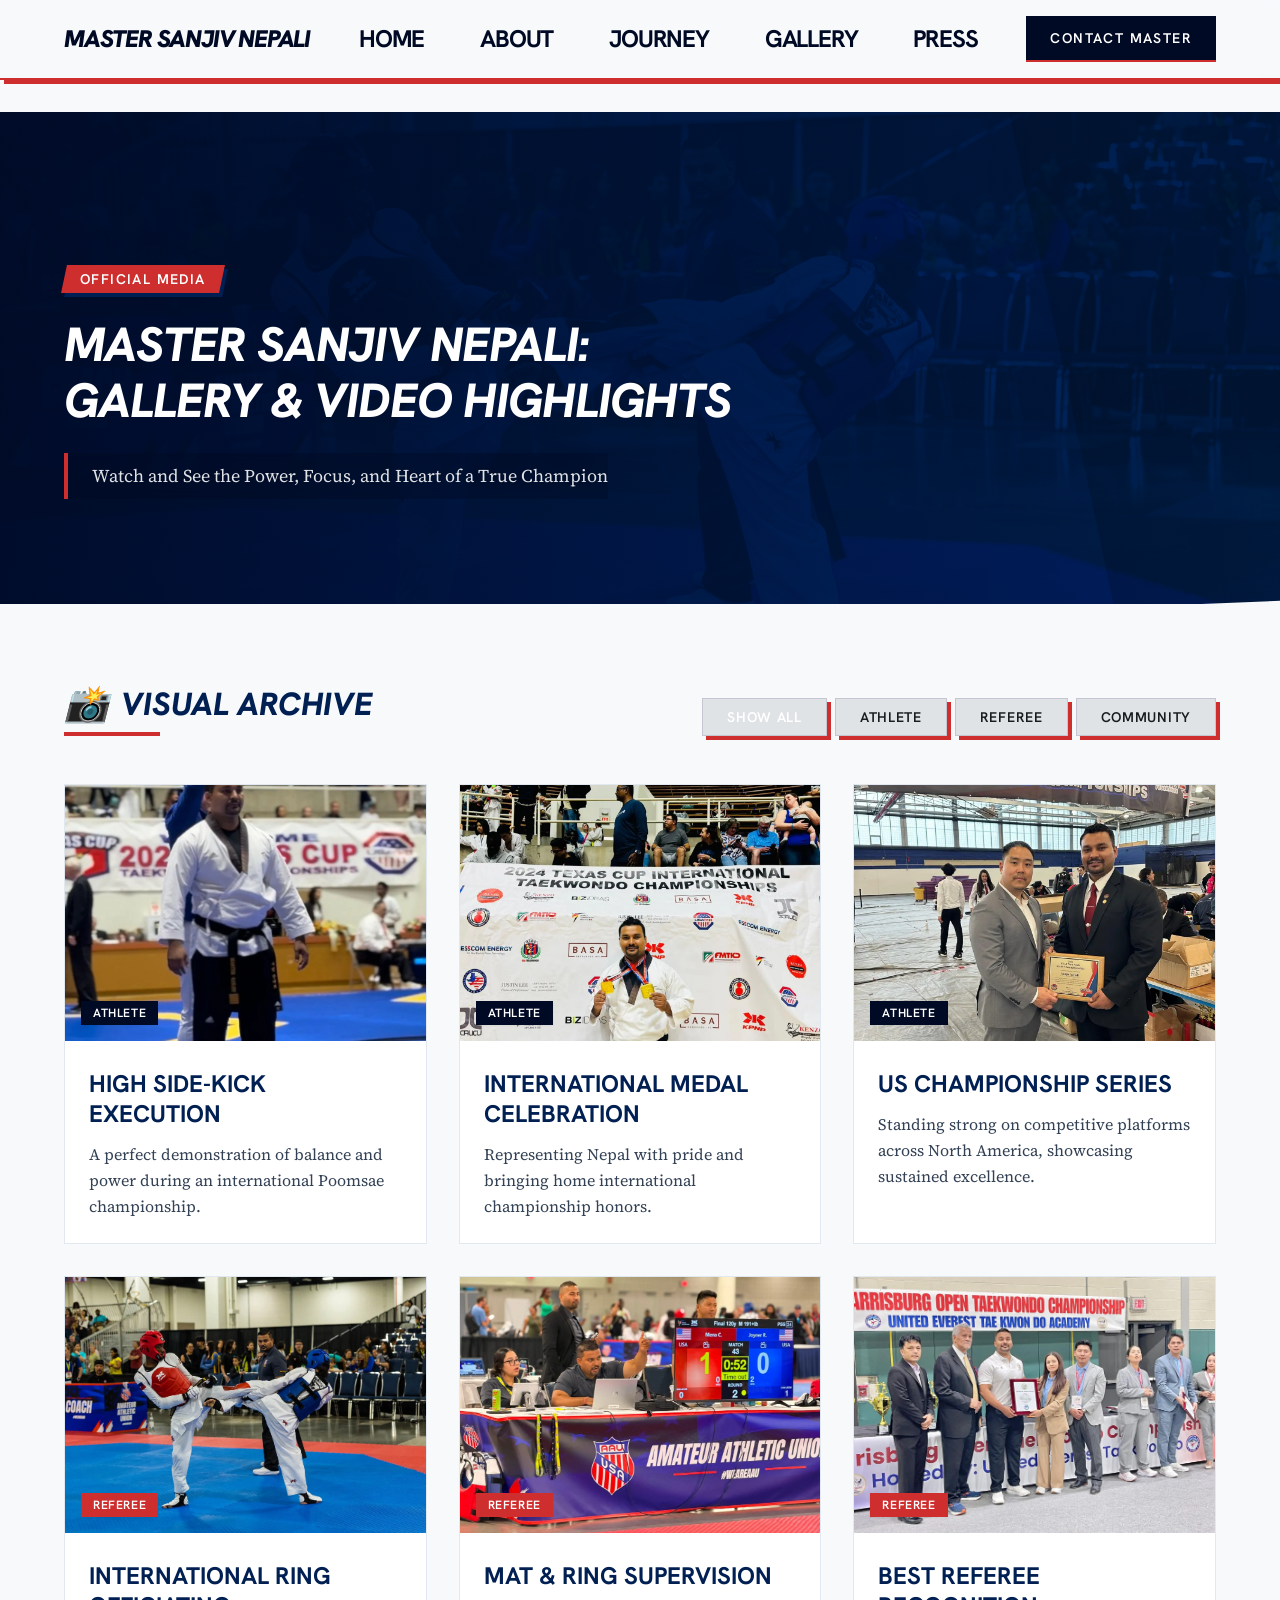
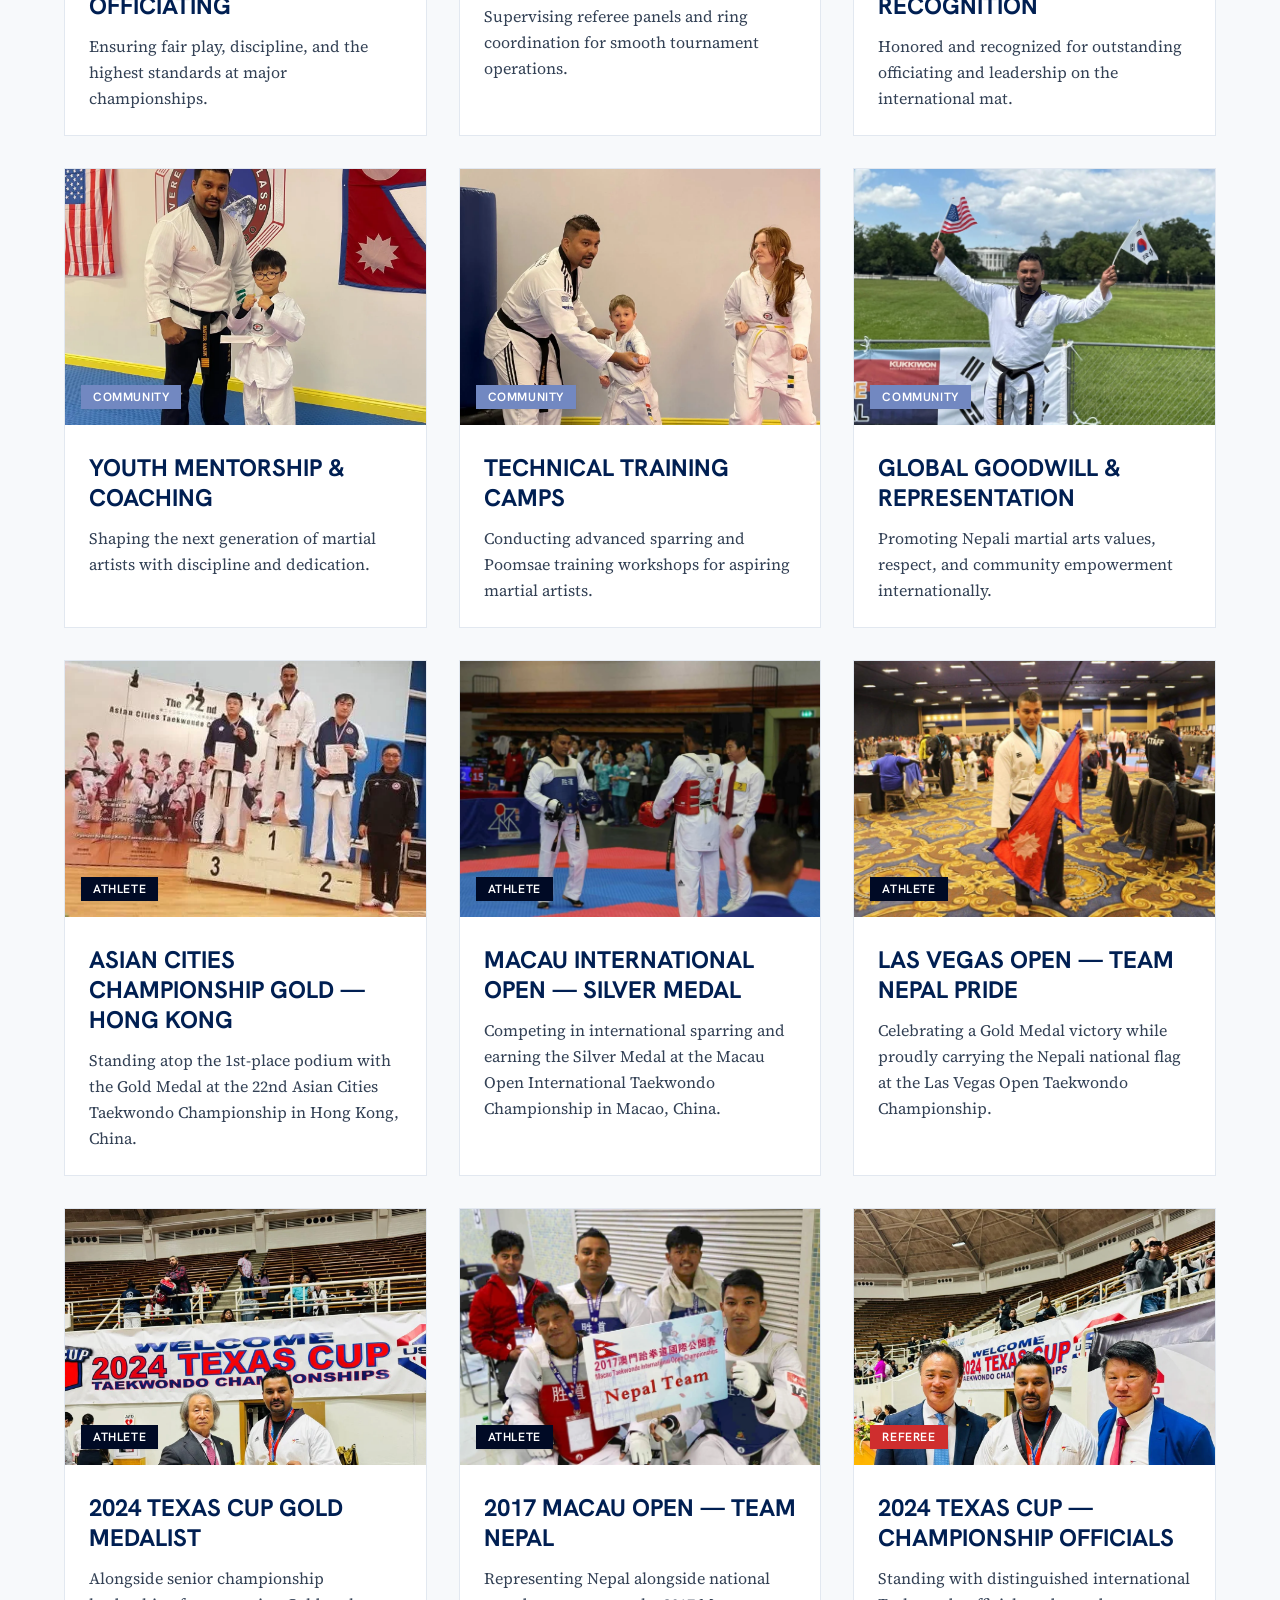
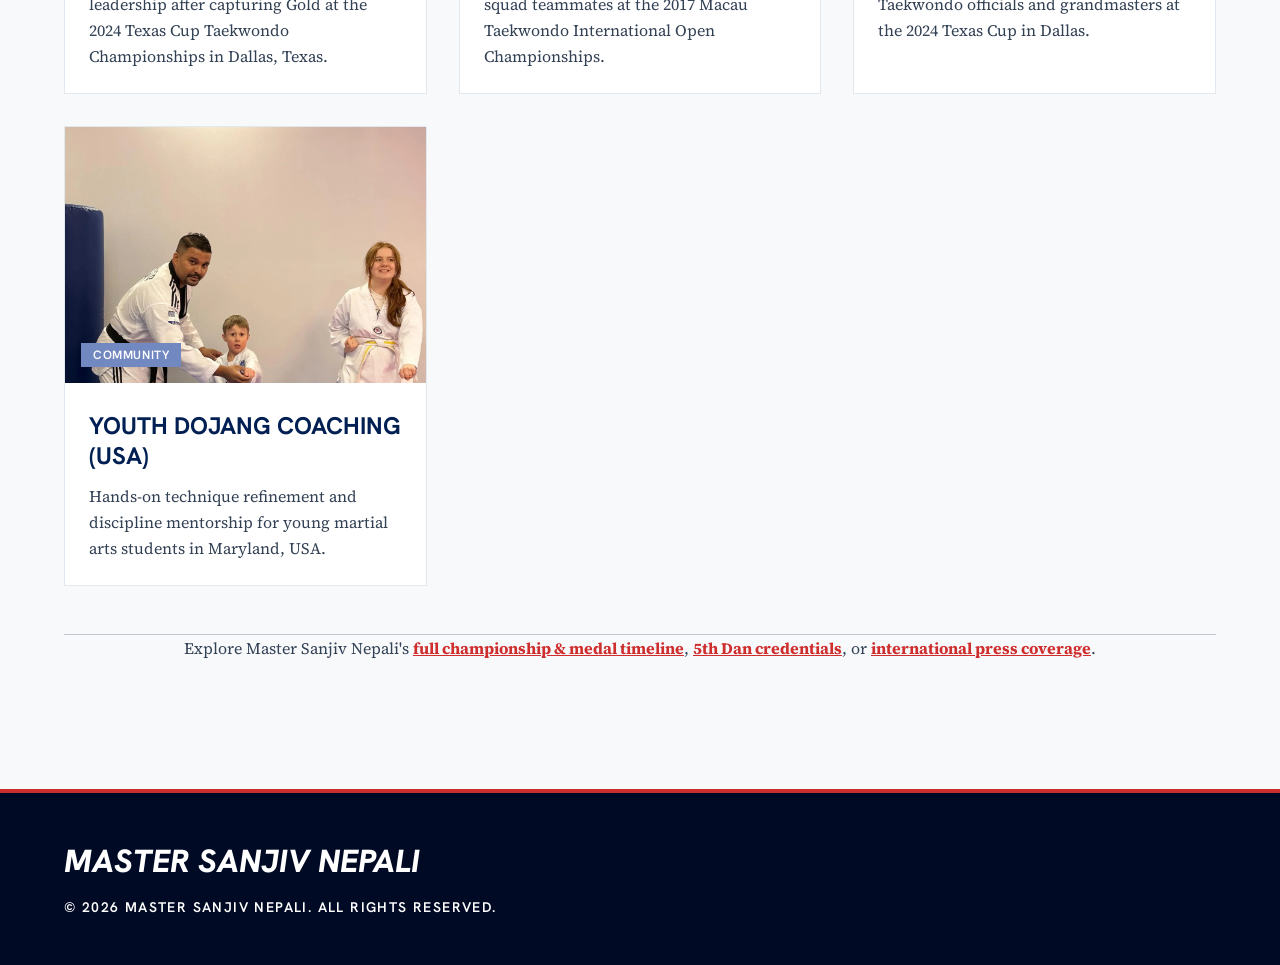
<file: gallery/index.html>
<!DOCTYPE html>
<html lang="en-US" class="light" style="scroll-behavior: smooth;">
<head>
    <meta charset="UTF-8">
    <meta name="viewport" content="width=device-width, initial-scale=1.0">
    <title>Photo & Video Gallery | Master Sanjiv Nepali Archive</title>
    <meta name="description" content="Browse photos and video highlights of Master Sanjiv Nepali competing, officiating international tournaments, and training youth in martial arts.">
    <link rel="canonical" href="https://sanjivnepali.com/gallery/">
    <meta name="robots" content="index, follow, max-snippet:-1, max-image-preview:large, max-video-preview:-1">

    <!-- Fonts -->
    <link rel="preconnect" href="https://fonts.googleapis.com">
    <link rel="preconnect" href="https://fonts.gstatic.com" crossorigin>
    <link rel="preload" as="style" href="https://fonts.googleapis.com/css2?family=Hanken+Grotesk:wght@600;700;800&family=Source+Serif+4:wght@400;600&display=swap" onload="this.onload=null;this.rel='stylesheet'">
    <noscript><link href="https://fonts.googleapis.com/css2?family=Hanken+Grotesk:wght@600;700;800&family=Source+Serif+4:wght@400;600&display=swap" rel="stylesheet"></noscript>

    <!-- CSS -->
    <style>*,:after,:before{--tw-border-spacing-x:0;--tw-border-spacing-y:0;--tw-translate-x:0;--tw-translate-y:0;--tw-rotate:0;--tw-skew-x:0;--tw-skew-y:0;--tw-scale-x:1;--tw-scale-y:1;--tw-pan-x: ;--tw-pan-y: ;--tw-pinch-zoom: ;--tw-scroll-snap-strictness:proximity;--tw-gradient-from-position: ;--tw-gradient-via-position: ;--tw-gradient-to-position: ;--tw-ordinal: ;--tw-slashed-zero: ;--tw-numeric-figure: ;--tw-numeric-spacing: ;--tw-numeric-fraction: ;--tw-ring-inset: ;--tw-ring-offset-width:0px;--tw-ring-offset-color:#fff;--tw-ring-color:rgba(59,130,246,.5);--tw-ring-offset-shadow:0 0 #0000;--tw-ring-shadow:0 0 #0000;--tw-shadow:0 0 #0000;--tw-shadow-colored:0 0 #0000;--tw-blur: ;--tw-brightness: ;--tw-contrast: ;--tw-grayscale: ;--tw-hue-rotate: ;--tw-invert: ;--tw-saturate: ;--tw-sepia: ;--tw-drop-shadow: ;--tw-backdrop-blur: ;--tw-backdrop-brightness: ;--tw-backdrop-contrast: ;--tw-backdrop-grayscale: ;--tw-backdrop-hue-rotate: ;--tw-backdrop-invert: ;--tw-backdrop-opacity: ;--tw-backdrop-saturate: ;--tw-backdrop-sepia: ;--tw-contain-size: ;--tw-contain-layout: ;--tw-contain-paint: ;--tw-contain-style: }::backdrop{--tw-border-spacing-x:0;--tw-border-spacing-y:0;--tw-translate-x:0;--tw-translate-y:0;--tw-rotate:0;--tw-skew-x:0;--tw-skew-y:0;--tw-scale-x:1;--tw-scale-y:1;--tw-pan-x: ;--tw-pan-y: ;--tw-pinch-zoom: ;--tw-scroll-snap-strictness:proximity;--tw-gradient-from-position: ;--tw-gradient-via-position: ;--tw-gradient-to-position: ;--tw-ordinal: ;--tw-slashed-zero: ;--tw-numeric-figure: ;--tw-numeric-spacing: ;--tw-numeric-fraction: ;--tw-ring-inset: ;--tw-ring-offset-width:0px;--tw-ring-offset-color:#fff;--tw-ring-color:rgba(59,130,246,.5);--tw-ring-offset-shadow:0 0 #0000;--tw-ring-shadow:0 0 #0000;--tw-shadow:0 0 #0000;--tw-shadow-colored:0 0 #0000;--tw-blur: ;--tw-brightness: ;--tw-contrast: ;--tw-grayscale: ;--tw-hue-rotate: ;--tw-invert: ;--tw-saturate: ;--tw-sepia: ;--tw-drop-shadow: ;--tw-backdrop-blur: ;--tw-backdrop-brightness: ;--tw-backdrop-contrast: ;--tw-backdrop-grayscale: ;--tw-backdrop-hue-rotate: ;--tw-backdrop-invert: ;--tw-backdrop-opacity: ;--tw-backdrop-saturate: ;--tw-backdrop-sepia: ;--tw-contain-size: ;--tw-contain-layout: ;--tw-contain-paint: ;--tw-contain-style: }/*! tailwindcss v3.4.19 | MIT License | https://tailwindcss.com*/*,:after,:before{box-sizing:border-box;border:0 solid #e5e7eb}:after,:before{--tw-content:""}:host,html{line-height:1.5;-webkit-text-size-adjust:100%;-moz-tab-size:4;-o-tab-size:4;tab-size:4;font-family:ui-sans-serif,system-ui,sans-serif,Apple Color Emoji,Segoe UI Emoji,Segoe UI Symbol,Noto Color Emoji;font-feature-settings:normal;font-variation-settings:normal;-webkit-tap-highlight-color:transparent}body{margin:0;line-height:inherit}hr{height:0;color:inherit;border-top-width:1px}abbr:where([title]){-webkit-text-decoration:underline dotted;text-decoration:underline dotted}h1,h2,h3,h4,h5,h6{font-size:inherit;font-weight:inherit}a{color:inherit;text-decoration:inherit}b,strong{font-weight:bolder}code,kbd,pre,samp{font-family:ui-monospace,SFMono-Regular,Menlo,Monaco,Consolas,Liberation Mono,Courier New,monospace;font-feature-settings:normal;font-variation-settings:normal;font-size:1em}small{font-size:80%}sub,sup{font-size:75%;line-height:0;position:relative;vertical-align:baseline}sub{bottom:-.25em}sup{top:-.5em}table{text-indent:0;border-color:inherit;border-collapse:collapse}button,input,optgroup,select,textarea{font-family:inherit;font-feature-settings:inherit;font-variation-settings:inherit;font-size:100%;font-weight:inherit;line-height:inherit;letter-spacing:inherit;color:inherit;margin:0;padding:0}button,select{text-transform:none}button,input:where([type=button]),input:where([type=reset]),input:where([type=submit]){-webkit-appearance:button;background-color:transparent;background-image:none}:-moz-focusring{outline:auto}:-moz-ui-invalid{box-shadow:none}progress{vertical-align:baseline}::-webkit-inner-spin-button,::-webkit-outer-spin-button{height:auto}[type=search]{-webkit-appearance:textfield;outline-offset:-2px}::-webkit-search-decoration{-webkit-appearance:none}::-webkit-file-upload-button{-webkit-appearance:button;font:inherit}summary{display:list-item}blockquote,dd,dl,figure,h1,h2,h3,h4,h5,h6,hr,p,pre{margin:0}fieldset{margin:0}fieldset,legend{padding:0}menu,ol,ul{list-style:none;margin:0;padding:0}dialog{padding:0}textarea{resize:vertical}input::-moz-placeholder,textarea::-moz-placeholder{opacity:1;color:#9ca3af}input::placeholder,textarea::placeholder{opacity:1;color:#9ca3af}[role=button],button{cursor:pointer}:disabled{cursor:default}audio,canvas,embed,iframe,img,object,svg,video{display:block;vertical-align:middle}img,video{max-width:100%;height:auto}[hidden]:where(:not([hidden=until-found])){display:none}.container{width:100%}@media (min-width:640px){.container{max-width:640px}}@media (min-width:768px){.container{max-width:768px}}@media (min-width:1024px){.container{max-width:1024px}}@media (min-width:1280px){.container{max-width:1280px}}@media (min-width:1536px){.container{max-width:1536px}}.pointer-events-none{pointer-events:none}.fixed{position:fixed}.absolute{position:absolute}.relative{position:relative}.-inset-4{inset:-1rem}.inset-0{inset:0}.bottom-0{bottom:0}.bottom-4{bottom:1rem}.left-0{left:0}.left-4{left:1rem}.right-0{right:0}.top-0{top:0}.top-1\.5{top:.375rem}.top-2{top:.5rem}.top-4{top:1rem}.-z-10{z-index:-10}.z-0{z-index:0}.z-10{z-index:10}.z-20{z-index:20}.z-50{z-index:50}.order-1{order:1}.order-2{order:2}.order-3{order:3}.col-span-full{grid-column:1/-1}.mx-auto{margin-left:auto;margin-right:auto}.-mt-12{margin-top:-3rem}.-mt-16{margin-top:-4rem}.mb-1{margin-bottom:.25rem}.mb-12{margin-bottom:3rem}.mb-16{margin-bottom:4rem}.mb-2{margin-bottom:.5rem}.mb-20{margin-bottom:5rem}.mb-3{margin-bottom:.75rem}.mb-4{margin-bottom:1rem}.mb-6{margin-bottom:1.5rem}.mb-8{margin-bottom:2rem}.ml-2{margin-left:.5rem}.ml-4{margin-left:1rem}.ml-6{margin-left:1.5rem}.mr-3{margin-right:.75rem}.mt-1{margin-top:.25rem}.mt-12{margin-top:3rem}.mt-16{margin-top:4rem}.mt-2{margin-top:.5rem}.mt-3{margin-top:.75rem}.mt-4{margin-top:1rem}.mt-6{margin-top:1.5rem}.mt-8{margin-top:2rem}.block{display:block}.inline-block{display:inline-block}.flex{display:flex}.inline-flex{display:inline-flex}.grid{display:grid}.hidden{display:none}.aspect-\[4\/3\]{aspect-ratio:4/3}.aspect-\[4\/5\]{aspect-ratio:4/5}.aspect-video{aspect-ratio:16/9}.h-1{height:.25rem}.h-12{height:3rem}.h-16{height:4rem}.h-2{height:.5rem}.h-3{height:.75rem}.h-64{height:16rem}.h-8{height:2rem}.h-96{height:24rem}.h-\[500px\]{height:500px}.h-auto{height:auto}.h-full{height:100%}.h-px{height:1px}.min-h-\[60vh\]{min-height:60vh}.min-h-\[921px\]{min-height:921px}.w-1\/2{width:50%}.w-1\/3{width:33.333333%}.w-12{width:3rem}.w-16{width:4rem}.w-24{width:6rem}.w-3{width:.75rem}.w-8{width:2rem}.w-auto{width:auto}.w-full{width:100%}.max-w-2xl{max-width:42rem}.max-w-3xl{max-width:48rem}.max-w-4xl{max-width:56rem}.max-w-7xl{max-width:80rem}.max-w-container-max{max-width:1280px}.max-w-md{max-width:28rem}.max-w-xl{max-width:36rem}.flex-shrink-0,.shrink-0{flex-shrink:0}.flex-grow{flex-grow:1}.origin-left{transform-origin:left}.-translate-y-8{--tw-translate-y:-2rem}.-translate-y-8,.translate-x-1\/2{transform:translate(var(--tw-translate-x),var(--tw-translate-y)) rotate(var(--tw-rotate)) skewX(var(--tw-skew-x)) skewY(var(--tw-skew-y)) scaleX(var(--tw-scale-x)) scaleY(var(--tw-scale-y))}.translate-x-1\/2{--tw-translate-x:50%}.translate-x-1\/4{--tw-translate-x:25%}.translate-x-1\/4,.translate-x-4{transform:translate(var(--tw-translate-x),var(--tw-translate-y)) rotate(var(--tw-rotate)) skewX(var(--tw-skew-x)) skewY(var(--tw-skew-y)) scaleX(var(--tw-scale-x)) scaleY(var(--tw-scale-y))}.translate-x-4{--tw-translate-x:1rem}.translate-x-8{--tw-translate-x:2rem}.translate-x-8,.translate-y-0{transform:translate(var(--tw-translate-x),var(--tw-translate-y)) rotate(var(--tw-rotate)) skewX(var(--tw-skew-x)) skewY(var(--tw-skew-y)) scaleX(var(--tw-scale-x)) scaleY(var(--tw-scale-y))}.translate-y-0{--tw-translate-y:0px}.translate-y-4{--tw-translate-y:1rem}.translate-y-4,.translate-y-8{transform:translate(var(--tw-translate-x),var(--tw-translate-y)) rotate(var(--tw-rotate)) skewX(var(--tw-skew-x)) skewY(var(--tw-skew-y)) scaleX(var(--tw-scale-x)) scaleY(var(--tw-scale-y))}.translate-y-8{--tw-translate-y:2rem}.-rotate-3{--tw-rotate:-3deg}.-rotate-3,.rotate-45{transform:translate(var(--tw-translate-x),var(--tw-translate-y)) rotate(var(--tw-rotate)) skewX(var(--tw-skew-x)) skewY(var(--tw-skew-y)) scaleX(var(--tw-scale-x)) scaleY(var(--tw-scale-y))}.rotate-45{--tw-rotate:45deg}.-skew-x-12{--tw-skew-x:-12deg}.-skew-x-12,.skew-x-12{transform:translate(var(--tw-translate-x),var(--tw-translate-y)) rotate(var(--tw-rotate)) skewX(var(--tw-skew-x)) skewY(var(--tw-skew-y)) scaleX(var(--tw-scale-x)) scaleY(var(--tw-scale-y))}.skew-x-12{--tw-skew-x:12deg}.skew-x-\[-6deg\]{--tw-skew-x:-6deg}.scale-150,.skew-x-\[-6deg\]{transform:translate(var(--tw-translate-x),var(--tw-translate-y)) rotate(var(--tw-rotate)) skewX(var(--tw-skew-x)) skewY(var(--tw-skew-y)) scaleX(var(--tw-scale-x)) scaleY(var(--tw-scale-y))}.scale-150{--tw-scale-x:1.5;--tw-scale-y:1.5}.transform{transform:translate(var(--tw-translate-x),var(--tw-translate-y)) rotate(var(--tw-rotate)) skewX(var(--tw-skew-x)) skewY(var(--tw-skew-y)) scaleX(var(--tw-scale-x)) scaleY(var(--tw-scale-y))}.cursor-pointer{cursor:pointer}.list-outside{list-style-position:outside}.list-disc{list-style-type:disc}.list-none{list-style-type:none}.auto-rows-\[300px\]{grid-auto-rows:300px}.grid-cols-1{grid-template-columns:repeat(1,minmax(0,1fr))}.grid-cols-2{grid-template-columns:repeat(2,minmax(0,1fr))}.flex-col{flex-direction:column}.flex-wrap{flex-wrap:wrap}.items-start{align-items:flex-start}.items-end{align-items:flex-end}.items-center{align-items:center}.justify-end{justify-content:flex-end}.justify-center{justify-content:center}.justify-between{justify-content:space-between}.gap-12{gap:3rem}.gap-16{gap:4rem}.gap-2{gap:.5rem}.gap-3{gap:.75rem}.gap-4{gap:1rem}.gap-6{gap:1.5rem}.gap-8{gap:2rem}.gap-gutter{gap:24px}.space-y-4>:not([hidden])~:not([hidden]){--tw-space-y-reverse:0;margin-top:calc(1rem*(1 - var(--tw-space-y-reverse)));margin-bottom:calc(1rem*var(--tw-space-y-reverse))}.space-y-6>:not([hidden])~:not([hidden]){--tw-space-y-reverse:0;margin-top:calc(1.5rem*(1 - var(--tw-space-y-reverse)));margin-bottom:calc(1.5rem*var(--tw-space-y-reverse))}.space-y-8>:not([hidden])~:not([hidden]){--tw-space-y-reverse:0;margin-top:calc(2rem*(1 - var(--tw-space-y-reverse)));margin-bottom:calc(2rem*var(--tw-space-y-reverse))}.overflow-hidden{overflow:hidden}.rounded-full{border-radius:9999px}.rounded-sm{border-radius:.125rem}.border{border-width:1px}.border-2{border-width:2px}.border-4{border-width:4px}.border-y{border-top-width:1px}.border-b,.border-y{border-bottom-width:1px}.border-b-2{border-bottom-width:2px}.border-b-4{border-bottom-width:4px}.border-l-4{border-left-width:4px}.border-l-8{border-left-width:8px}.border-t{border-top-width:1px}.border-t-4{border-top-width:4px}.border-deep-navy{--tw-border-opacity:1;border-color:rgb(0 31 82/var(--tw-border-opacity,1))}.border-national-crimson{--tw-border-opacity:1;border-color:rgb(207 46 46/var(--tw-border-opacity,1))}.border-outline-variant{--tw-border-opacity:1;border-color:rgb(197 198 209/var(--tw-border-opacity,1))}.border-primary{--tw-border-opacity:1;border-color:rgb(0 10 37/var(--tw-border-opacity,1))}.border-secondary{--tw-border-opacity:1;border-color:rgb(181 25 31/var(--tw-border-opacity,1))}.border-secondary\/30{border-color:rgba(181,25,31,.3)}.border-slate-200{--tw-border-opacity:1;border-color:rgb(226 232 240/var(--tw-border-opacity,1))}.border-slate-300{--tw-border-opacity:1;border-color:rgb(203 213 225/var(--tw-border-opacity,1))}.border-surface-variant{--tw-border-opacity:1;border-color:rgb(224 227 229/var(--tw-border-opacity,1))}.border-transparent{border-color:transparent}.border-white{--tw-border-opacity:1;border-color:rgb(255 255 255/var(--tw-border-opacity,1))}.bg-background{--tw-bg-opacity:1;background-color:rgb(247 249 251/var(--tw-bg-opacity,1))}.bg-deep-navy{--tw-bg-opacity:1;background-color:rgb(0 31 82/var(--tw-bg-opacity,1))}.bg-national-crimson{--tw-bg-opacity:1;background-color:rgb(207 46 46/var(--tw-bg-opacity,1))}.bg-on-primary-container{--tw-bg-opacity:1;background-color:rgb(114 136 193/var(--tw-bg-opacity,1))}.bg-outline-variant{--tw-bg-opacity:1;background-color:rgb(197 198 209/var(--tw-bg-opacity,1))}.bg-primary{--tw-bg-opacity:1;background-color:rgb(0 10 37/var(--tw-bg-opacity,1))}.bg-primary\/40{background-color:rgba(0,10,37,.4)}.bg-secondary{--tw-bg-opacity:1;background-color:rgb(181 25 31/var(--tw-bg-opacity,1))}.bg-slate-200{--tw-bg-opacity:1;background-color:rgb(226 232 240/var(--tw-bg-opacity,1))}.bg-surface,.bg-surface-bright{--tw-bg-opacity:1;background-color:rgb(247 249 251/var(--tw-bg-opacity,1))}.bg-surface-container{--tw-bg-opacity:1;background-color:rgb(236 238 240/var(--tw-bg-opacity,1))}.bg-surface-container-high{--tw-bg-opacity:1;background-color:rgb(230 232 234/var(--tw-bg-opacity,1))}.bg-surface-container-highest{--tw-bg-opacity:1;background-color:rgb(224 227 229/var(--tw-bg-opacity,1))}.bg-surface-container-low{--tw-bg-opacity:1;background-color:rgb(242 244 246/var(--tw-bg-opacity,1))}.bg-surface-dim{--tw-bg-opacity:1;background-color:rgb(216 218 220/var(--tw-bg-opacity,1))}.bg-surface-variant{--tw-bg-opacity:1;background-color:rgb(224 227 229/var(--tw-bg-opacity,1))}.bg-surface\/90{background-color:rgba(247,249,251,.9)}.bg-transparent{background-color:transparent}.bg-white{--tw-bg-opacity:1;background-color:rgb(255 255 255/var(--tw-bg-opacity,1))}.bg-gradient-to-r{background-image:linear-gradient(to right,var(--tw-gradient-stops))}.bg-gradient-to-t{background-image:linear-gradient(to top,var(--tw-gradient-stops))}.from-primary{--tw-gradient-from:#000a25 var(--tw-gradient-from-position);--tw-gradient-to:rgba(0,10,37,0) var(--tw-gradient-to-position);--tw-gradient-stops:var(--tw-gradient-from),var(--tw-gradient-to)}.from-surface{--tw-gradient-from:#f7f9fb var(--tw-gradient-from-position);--tw-gradient-to:rgba(247,249,251,0) var(--tw-gradient-to-position);--tw-gradient-stops:var(--tw-gradient-from),var(--tw-gradient-to)}.via-surface\/80{--tw-gradient-to:rgba(247,249,251,0) var(--tw-gradient-to-position);--tw-gradient-stops:var(--tw-gradient-from),rgba(247,249,251,.8) var(--tw-gradient-via-position),var(--tw-gradient-to)}.to-transparent{--tw-gradient-to:transparent var(--tw-gradient-to-position)}.bg-cover{background-size:cover}.bg-center{background-position:50%}.bg-no-repeat{background-repeat:no-repeat}.object-contain{-o-object-fit:contain;object-fit:contain}.object-cover{-o-object-fit:cover;object-fit:cover}.p-12{padding:3rem}.p-3{padding:.75rem}.p-4{padding:1rem}.p-6{padding:1.5rem}.p-8{padding:2rem}.px-10{padding-left:2.5rem;padding-right:2.5rem}.px-2{padding-left:.5rem;padding-right:.5rem}.px-3{padding-left:.75rem;padding-right:.75rem}.px-4{padding-left:1rem;padding-right:1rem}.px-6{padding-left:1.5rem;padding-right:1.5rem}.px-8{padding-left:2rem;padding-right:2rem}.px-margin-desktop{padding-left:64px;padding-right:64px}.px-margin-mobile{padding-left:20px;padding-right:20px}.py-1{padding-top:.25rem;padding-bottom:.25rem}.py-12{padding-top:3rem;padding-bottom:3rem}.py-16{padding-top:4rem;padding-bottom:4rem}.py-2{padding-top:.5rem;padding-bottom:.5rem}.py-20{padding-top:5rem;padding-bottom:5rem}.py-24{padding-top:6rem;padding-bottom:6rem}.py-3{padding-top:.75rem;padding-bottom:.75rem}.py-4{padding-top:1rem;padding-bottom:1rem}.py-5{padding-top:1.25rem;padding-bottom:1.25rem}.pb-1{padding-bottom:.25rem}.pb-12{padding-bottom:3rem}.pb-16{padding-bottom:4rem}.pb-2{padding-bottom:.5rem}.pb-24{padding-bottom:6rem}.pb-32{padding-bottom:8rem}.pb-4{padding-bottom:1rem}.pb-6{padding-bottom:1.5rem}.pl-4{padding-left:1rem}.pl-6{padding-left:1.5rem}.pl-margin-desktop{padding-left:64px}.pt-12{padding-top:3rem}.pt-16{padding-top:4rem}.pt-20{padding-top:5rem}.pt-24{padding-top:6rem}.pt-32{padding-top:8rem}.pt-4{padding-top:1rem}.pt-6{padding-top:1.5rem}.pt-\[80px\]{padding-top:80px}.text-left{text-align:left}.text-center{text-align:center}.font-body-lg,.font-body-md{font-family:"Source Serif 4"}.font-headline-lg,.font-headline-lg-mobile,.font-headline-md,.font-headline-sm,.font-headline-xl,.font-label-lg,.font-label-sm{font-family:Hanken Grotesk}.font-sans{font-family:ui-sans-serif,system-ui,sans-serif,Apple Color Emoji,Segoe UI Emoji,Segoe UI Symbol,Noto Color Emoji}.font-serif{font-family:ui-serif,Georgia,Cambria,Times New Roman,Times,serif}.text-2xl{font-size:1.5rem;line-height:2rem}.text-3xl{font-size:1.875rem;line-height:2.25rem}.text-4xl{font-size:2.25rem;line-height:2.5rem}.text-5xl{font-size:3rem;line-height:1}.text-6xl{font-size:3.75rem;line-height:1}.text-\[120px\]{font-size:120px}.text-base{font-size:1rem;line-height:1.5rem}.text-body-lg{font-size:18px;line-height:30px;font-weight:400}.text-body-md{font-size:16px;line-height:26px;font-weight:400}.text-headline-lg{font-size:48px;line-height:56px;letter-spacing:-.02em;font-weight:800}.text-headline-lg-mobile{font-size:36px;line-height:44px;font-weight:800}.text-headline-md{font-size:32px;line-height:40px;font-weight:700}.text-headline-sm{font-size:24px;line-height:32px;font-weight:700}.text-headline-xl{font-size:64px;line-height:72px;letter-spacing:-.02em;font-weight:800}.text-label-lg{font-size:14px;line-height:20px;letter-spacing:.05em;font-weight:600}.text-label-sm{font-size:12px;line-height:16px;font-weight:600}.text-lg{font-size:1.125rem;line-height:1.75rem}.text-sm{font-size:.875rem;line-height:1.25rem}.text-xl{font-size:1.25rem;line-height:1.75rem}.text-xs{font-size:.75rem;line-height:1rem}.font-black{font-weight:900}.font-bold{font-weight:700}.font-extrabold{font-weight:800}.font-semibold{font-weight:600}.uppercase{text-transform:uppercase}.italic{font-style:italic}.leading-relaxed{line-height:1.625}.leading-tight{line-height:1.25}.tracking-tight{letter-spacing:-.025em}.tracking-tighter{letter-spacing:-.05em}.tracking-wider{letter-spacing:.05em}.tracking-widest{letter-spacing:.1em}.text-deep-navy{--tw-text-opacity:1;color:rgb(0 31 82/var(--tw-text-opacity,1))}.text-inverse-primary{--tw-text-opacity:1;color:rgb(176 198 255/var(--tw-text-opacity,1))}.text-national-crimson{--tw-text-opacity:1;color:rgb(207 46 46/var(--tw-text-opacity,1))}.text-on-background{--tw-text-opacity:1;color:rgb(25 28 30/var(--tw-text-opacity,1))}.text-on-primary,.text-on-secondary{--tw-text-opacity:1;color:rgb(255 255 255/var(--tw-text-opacity,1))}.text-on-surface{--tw-text-opacity:1;color:rgb(25 28 30/var(--tw-text-opacity,1))}.text-on-surface-variant{--tw-text-opacity:1;color:rgb(68 70 79/var(--tw-text-opacity,1))}.text-primary{--tw-text-opacity:1;color:rgb(0 10 37/var(--tw-text-opacity,1))}.text-secondary{--tw-text-opacity:1;color:rgb(181 25 31/var(--tw-text-opacity,1))}.text-secondary-fixed{--tw-text-opacity:1;color:rgb(255 218 214/var(--tw-text-opacity,1))}.text-slate-400{--tw-text-opacity:1;color:rgb(148 163 184/var(--tw-text-opacity,1))}.text-slate-text{--tw-text-opacity:1;color:rgb(51 65 85/var(--tw-text-opacity,1))}.text-surface-variant{--tw-text-opacity:1;color:rgb(224 227 229/var(--tw-text-opacity,1))}.text-surface-variant\/70{color:hsla(204,9%,89%,.7)}.text-surface-variant\/80{color:hsla(204,9%,89%,.8)}.text-surface-variant\/90{color:hsla(204,9%,89%,.9)}.text-white{--tw-text-opacity:1;color:rgb(255 255 255/var(--tw-text-opacity,1))}.underline{text-decoration-line:underline}.decoration-secondary-fixed\/30{text-decoration-color:hsla(6,100%,92%,.3)}.antialiased{-webkit-font-smoothing:antialiased;-moz-osx-font-smoothing:grayscale}.opacity-0{opacity:0}.opacity-10{opacity:.1}.opacity-100{opacity:1}.opacity-20{opacity:.2}.opacity-30{opacity:.3}.opacity-40{opacity:.4}.opacity-50{opacity:.5}.opacity-60{opacity:.6}.opacity-70{opacity:.7}.opacity-80{opacity:.8}.opacity-90{opacity:.9}.mix-blend-multiply{mix-blend-mode:multiply}.mix-blend-overlay{mix-blend-mode:overlay}.shadow-\[4px_4px_0px_0px_rgba\(181\2c 25\2c 31\2c 1\)\]{--tw-shadow:4px 4px 0px 0px #b5191f;--tw-shadow-colored:4px 4px 0px 0px var(--tw-shadow-color);box-shadow:var(--tw-ring-offset-shadow,0 0 #0000),var(--tw-ring-shadow,0 0 #0000),var(--tw-shadow)}.shadow-\[4px_4px_0px_0px_rgba\(207\2c 46\2c 46\2c 1\)\]{--tw-shadow:4px 4px 0px 0px #cf2e2e;--tw-shadow-colored:4px 4px 0px 0px var(--tw-shadow-color);box-shadow:var(--tw-ring-offset-shadow,0 0 #0000),var(--tw-ring-shadow,0 0 #0000),var(--tw-shadow)}.shadow-\[4px_4px_0px_0px_rgba\(255\2c 255\2c 255\2c 0\.2\)\]{--tw-shadow:4px 4px 0px 0px hsla(0,0%,100%,.2);--tw-shadow-colored:4px 4px 0px 0px var(--tw-shadow-color);box-shadow:var(--tw-ring-offset-shadow,0 0 #0000),var(--tw-ring-shadow,0 0 #0000),var(--tw-shadow)}.shadow-\[8px_8px_0px_0px_rgba\(207\2c 46\2c 46\2c 1\)\]{--tw-shadow:8px 8px 0px 0px #cf2e2e;--tw-shadow-colored:8px 8px 0px 0px var(--tw-shadow-color)}.shadow-\[8px_8px_0px_0px_rgba\(207\2c 46\2c 46\2c 1\)\],.shadow-lg{box-shadow:var(--tw-ring-offset-shadow,0 0 #0000),var(--tw-ring-shadow,0 0 #0000),var(--tw-shadow)}.shadow-lg{--tw-shadow:0 10px 15px -3px rgba(0,0,0,.1),0 4px 6px -4px rgba(0,0,0,.1);--tw-shadow-colored:0 10px 15px -3px var(--tw-shadow-color),0 4px 6px -4px var(--tw-shadow-color)}.shadow-sm{--tw-shadow:0 1px 2px 0 rgba(0,0,0,.05);--tw-shadow-colored:0 1px 2px 0 var(--tw-shadow-color);box-shadow:var(--tw-ring-offset-shadow,0 0 #0000),var(--tw-ring-shadow,0 0 #0000),var(--tw-shadow)}.outline-none{outline:2px solid transparent;outline-offset:2px}.contrast-125{--tw-contrast:contrast(1.25)}.contrast-125,.grayscale{filter:var(--tw-blur) var(--tw-brightness) var(--tw-contrast) var(--tw-grayscale) var(--tw-hue-rotate) var(--tw-invert) var(--tw-saturate) var(--tw-sepia) var(--tw-drop-shadow)}.grayscale{--tw-grayscale:grayscale(100%)}.backdrop-blur-md{--tw-backdrop-blur:blur(12px)}.backdrop-blur-md,.backdrop-blur-sm{-webkit-backdrop-filter:var(--tw-backdrop-blur) var(--tw-backdrop-brightness) var(--tw-backdrop-contrast) var(--tw-backdrop-grayscale) var(--tw-backdrop-hue-rotate) var(--tw-backdrop-invert) var(--tw-backdrop-opacity) var(--tw-backdrop-saturate) var(--tw-backdrop-sepia);backdrop-filter:var(--tw-backdrop-blur) var(--tw-backdrop-brightness) var(--tw-backdrop-contrast) var(--tw-backdrop-grayscale) var(--tw-backdrop-hue-rotate) var(--tw-backdrop-invert) var(--tw-backdrop-opacity) var(--tw-backdrop-saturate) var(--tw-backdrop-sepia)}.backdrop-blur-sm{--tw-backdrop-blur:blur(4px)}.transition{transition-property:color,background-color,border-color,text-decoration-color,fill,stroke,opacity,box-shadow,transform,filter,-webkit-backdrop-filter;transition-property:color,background-color,border-color,text-decoration-color,fill,stroke,opacity,box-shadow,transform,filter,backdrop-filter;transition-property:color,background-color,border-color,text-decoration-color,fill,stroke,opacity,box-shadow,transform,filter,backdrop-filter,-webkit-backdrop-filter;transition-timing-function:cubic-bezier(.4,0,.2,1);transition-duration:.15s}.transition-all{transition-property:all;transition-timing-function:cubic-bezier(.4,0,.2,1);transition-duration:.15s}.transition-colors{transition-property:color,background-color,border-color,text-decoration-color,fill,stroke;transition-timing-function:cubic-bezier(.4,0,.2,1);transition-duration:.15s}.transition-opacity{transition-property:opacity;transition-timing-function:cubic-bezier(.4,0,.2,1);transition-duration:.15s}.transition-shadow{transition-property:box-shadow;transition-timing-function:cubic-bezier(.4,0,.2,1);transition-duration:.15s}.transition-transform{transition-property:transform;transition-timing-function:cubic-bezier(.4,0,.2,1);transition-duration:.15s}.duration-200{transition-duration:.2s}.duration-300{transition-duration:.3s}.duration-500{transition-duration:.5s}.duration-700{transition-duration:.7s}.duration-75{transition-duration:75ms}.ease-out{transition-timing-function:cubic-bezier(0,0,.2,1)}.clip-beveled{clip-path:polygon(10px 0,10px 0,100% 0,100% calc(100% - 10px),calc(100% - 10px) 100%,0 100%,0 100%,0 10px)}.clip-diagonal{clip-path:polygon(0 0,100% 0,100% 100%,0 calc(100% - 4vw))}.clip-diagonal-reverse{clip-path:polygon(0 4vw,100% 0,100% 100%,0 100%)}.kinetic-shift{transform:skewY(-2deg)}.kinetic-unshift{transform:skewY(2deg)}.clip-path-card{clip-path:polygon(0 0,100% 0,100% calc(100% - 20px),calc(100% - 20px) 100%,0 100%)}.clip-path-slant-top{clip-path:polygon(0 4vw,100% 0,100% 100%,0 100%)}.clip-path-slant-bottom{clip-path:polygon(0 0,100% 0,100% calc(100% - 4vw),0 100%)}.kinetic-bg{background:linear-gradient(105deg,var(--tw-colors-primary) 0,var(--tw-colors-primary) 55%,var(--tw-colors-deep-navy) 55%,var(--tw-colors-deep-navy) 100%)}.strike-accent{position:relative}.strike-accent:after{content:"";position:absolute;top:-10px;right:-10px;width:30px;height:30px;background-color:var(--tw-colors-secondary);transform:rotate(45deg);z-index:10;opacity:0;transition:opacity .3s ease}.group:hover .strike-accent:after{opacity:1}.hard-shadow{box-shadow:4px 4px 0 0 #b5191f}.hard-shadow-hover:hover{box-shadow:8px 8px 0 0 #b5191f;transform:translate(-4px,-4px)}.selection\:bg-national-crimson ::-moz-selection{--tw-bg-opacity:1;background-color:rgb(207 46 46/var(--tw-bg-opacity,1))}.selection\:bg-national-crimson ::selection{--tw-bg-opacity:1;background-color:rgb(207 46 46/var(--tw-bg-opacity,1))}.selection\:text-white ::-moz-selection{--tw-text-opacity:1;color:rgb(255 255 255/var(--tw-text-opacity,1))}.selection\:text-white ::selection{--tw-text-opacity:1;color:rgb(255 255 255/var(--tw-text-opacity,1))}.selection\:bg-national-crimson::-moz-selection{--tw-bg-opacity:1;background-color:rgb(207 46 46/var(--tw-bg-opacity,1))}.selection\:bg-national-crimson::selection{--tw-bg-opacity:1;background-color:rgb(207 46 46/var(--tw-bg-opacity,1))}.selection\:text-white::-moz-selection{--tw-text-opacity:1;color:rgb(255 255 255/var(--tw-text-opacity,1))}.selection\:text-white::selection{--tw-text-opacity:1;color:rgb(255 255 255/var(--tw-text-opacity,1))}.hover\:-translate-y-0\.5:hover{--tw-translate-y:-0.125rem}.hover\:-translate-y-0\.5:hover,.hover\:-translate-y-1:hover{transform:translate(var(--tw-translate-x),var(--tw-translate-y)) rotate(var(--tw-rotate)) skewX(var(--tw-skew-x)) skewY(var(--tw-skew-y)) scaleX(var(--tw-scale-x)) scaleY(var(--tw-scale-y))}.hover\:-translate-y-1:hover{--tw-translate-y:-0.25rem}.hover\:border-deep-navy:hover{--tw-border-opacity:1;border-color:rgb(0 31 82/var(--tw-border-opacity,1))}.hover\:border-national-crimson:hover{--tw-border-opacity:1;border-color:rgb(207 46 46/var(--tw-border-opacity,1))}.hover\:border-primary:hover{--tw-border-opacity:1;border-color:rgb(0 10 37/var(--tw-border-opacity,1))}.hover\:border-secondary:hover{--tw-border-opacity:1;border-color:rgb(181 25 31/var(--tw-border-opacity,1))}.hover\:bg-primary:hover{--tw-bg-opacity:1;background-color:rgb(0 10 37/var(--tw-bg-opacity,1))}.hover\:bg-secondary:hover{--tw-bg-opacity:1;background-color:rgb(181 25 31/var(--tw-bg-opacity,1))}.hover\:bg-surface-container-low:hover{--tw-bg-opacity:1;background-color:rgb(242 244 246/var(--tw-bg-opacity,1))}.hover\:bg-surface-variant:hover{--tw-bg-opacity:1;background-color:rgb(224 227 229/var(--tw-bg-opacity,1))}.hover\:bg-white:hover{--tw-bg-opacity:1;background-color:rgb(255 255 255/var(--tw-bg-opacity,1))}.hover\:tracking-\[0\.1em\]:hover,.hover\:tracking-widest:hover{letter-spacing:.1em}.hover\:text-national-crimson:hover{--tw-text-opacity:1;color:rgb(207 46 46/var(--tw-text-opacity,1))}.hover\:text-primary:hover{--tw-text-opacity:1;color:rgb(0 10 37/var(--tw-text-opacity,1))}.hover\:text-secondary-fixed:hover{--tw-text-opacity:1;color:rgb(255 218 214/var(--tw-text-opacity,1))}.hover\:text-white:hover{--tw-text-opacity:1;color:rgb(255 255 255/var(--tw-text-opacity,1))}.hover\:underline:hover{text-decoration-line:underline}.hover\:shadow-\[4px_4px_0px_0px_rgba\(0\2c 31\2c 82\2c 1\)\]:hover{--tw-shadow:4px 4px 0px 0px #001f52;--tw-shadow-colored:4px 4px 0px 0px var(--tw-shadow-color);box-shadow:var(--tw-ring-offset-shadow,0 0 #0000),var(--tw-ring-shadow,0 0 #0000),var(--tw-shadow)}.hover\:shadow-\[4px_4px_0px_0px_rgba\(181\2c 25\2c 31\2c 1\)\]:hover{--tw-shadow:4px 4px 0px 0px #b5191f;--tw-shadow-colored:4px 4px 0px 0px var(--tw-shadow-color);box-shadow:var(--tw-ring-offset-shadow,0 0 #0000),var(--tw-ring-shadow,0 0 #0000),var(--tw-shadow)}.hover\:shadow-\[4px_4px_0px_0px_rgba\(207\2c 46\2c 46\2c 1\)\]:hover{--tw-shadow:4px 4px 0px 0px #cf2e2e;--tw-shadow-colored:4px 4px 0px 0px var(--tw-shadow-color);box-shadow:var(--tw-ring-offset-shadow,0 0 #0000),var(--tw-ring-shadow,0 0 #0000),var(--tw-shadow)}.hover\:shadow-\[4px_4px_0px_0px_rgba\(255\2c 255\2c 255\2c 1\)\]:hover{--tw-shadow:4px 4px 0px 0px #fff;--tw-shadow-colored:4px 4px 0px 0px var(--tw-shadow-color);box-shadow:var(--tw-ring-offset-shadow,0 0 #0000),var(--tw-ring-shadow,0 0 #0000),var(--tw-shadow)}.hover\:shadow-lg:hover{--tw-shadow:0 10px 15px -3px rgba(0,0,0,.1),0 4px 6px -4px rgba(0,0,0,.1);--tw-shadow-colored:0 10px 15px -3px var(--tw-shadow-color),0 4px 6px -4px var(--tw-shadow-color)}.hover\:shadow-lg:hover,.hover\:shadow-md:hover{box-shadow:var(--tw-ring-offset-shadow,0 0 #0000),var(--tw-ring-shadow,0 0 #0000),var(--tw-shadow)}.hover\:shadow-md:hover{--tw-shadow:0 4px 6px -1px rgba(0,0,0,.1),0 2px 4px -2px rgba(0,0,0,.1);--tw-shadow-colored:0 4px 6px -1px var(--tw-shadow-color),0 2px 4px -2px var(--tw-shadow-color)}.hover\:shadow-sm:hover{--tw-shadow:0 1px 2px 0 rgba(0,0,0,.05);--tw-shadow-colored:0 1px 2px 0 var(--tw-shadow-color);box-shadow:var(--tw-ring-offset-shadow,0 0 #0000),var(--tw-ring-shadow,0 0 #0000),var(--tw-shadow)}.hover\:grayscale-0:hover{--tw-grayscale:grayscale(0);filter:var(--tw-blur) var(--tw-brightness) var(--tw-contrast) var(--tw-grayscale) var(--tw-hue-rotate) var(--tw-invert) var(--tw-saturate) var(--tw-sepia) var(--tw-drop-shadow)}.focus\:border-national-crimson:focus{--tw-border-opacity:1;border-color:rgb(207 46 46/var(--tw-border-opacity,1))}.focus\:outline-none:focus{outline:2px solid transparent;outline-offset:2px}.focus\:ring-2:focus{--tw-ring-offset-shadow:var(--tw-ring-inset) 0 0 0 var(--tw-ring-offset-width) var(--tw-ring-offset-color);--tw-ring-shadow:var(--tw-ring-inset) 0 0 0 calc(2px + var(--tw-ring-offset-width)) var(--tw-ring-color);box-shadow:var(--tw-ring-offset-shadow),var(--tw-ring-shadow),var(--tw-shadow,0 0 #0000)}.focus\:ring-national-crimson:focus{--tw-ring-opacity:1;--tw-ring-color:rgb(207 46 46/var(--tw-ring-opacity,1))}.group[open] .group-open\:rotate-45{--tw-rotate:45deg}.group:hover .group-hover\:translate-x-1,.group[open] .group-open\:rotate-45{transform:translate(var(--tw-translate-x),var(--tw-translate-y)) rotate(var(--tw-rotate)) skewX(var(--tw-skew-x)) skewY(var(--tw-skew-y)) scaleX(var(--tw-scale-x)) scaleY(var(--tw-scale-y))}.group:hover .group-hover\:translate-x-1{--tw-translate-x:0.25rem}.group:hover .group-hover\:rotate-0{--tw-rotate:0deg}.group:hover .group-hover\:rotate-0,.group:hover .group-hover\:scale-105{transform:translate(var(--tw-translate-x),var(--tw-translate-y)) rotate(var(--tw-rotate)) skewX(var(--tw-skew-x)) skewY(var(--tw-skew-y)) scaleX(var(--tw-scale-x)) scaleY(var(--tw-scale-y))}.group:hover .group-hover\:scale-105{--tw-scale-x:1.05;--tw-scale-y:1.05}.group:hover .group-hover\:scale-110{--tw-scale-x:1.1;--tw-scale-y:1.1;transform:translate(var(--tw-translate-x),var(--tw-translate-y)) rotate(var(--tw-rotate)) skewX(var(--tw-skew-x)) skewY(var(--tw-skew-y)) scaleX(var(--tw-scale-x)) scaleY(var(--tw-scale-y))}.group:hover .group-hover\:border-national-crimson{--tw-border-opacity:1;border-color:rgb(207 46 46/var(--tw-border-opacity,1))}.group:hover .group-hover\:text-national-crimson{--tw-text-opacity:1;color:rgb(207 46 46/var(--tw-text-opacity,1))}.group:hover .group-hover\:opacity-100{opacity:1}.group:hover .group-hover\:opacity-20{opacity:.2}.group:hover .group-hover\:grayscale-0{--tw-grayscale:grayscale(0);filter:var(--tw-blur) var(--tw-brightness) var(--tw-contrast) var(--tw-grayscale) var(--tw-hue-rotate) var(--tw-invert) var(--tw-saturate) var(--tw-sepia) var(--tw-drop-shadow)}.dark\:bg-primary\/90:is(.dark *){background-color:rgba(0,10,37,.9)}.dark\:text-inverse-primary:is(.dark *){--tw-text-opacity:1;color:rgb(176 198 255/var(--tw-text-opacity,1))}.dark\:text-surface-variant:is(.dark *){--tw-text-opacity:1;color:rgb(224 227 229/var(--tw-text-opacity,1))}.dark\:hover\:bg-primary-fixed-dim:hover:is(.dark *){--tw-bg-opacity:1;background-color:rgb(176 198 255/var(--tw-bg-opacity,1))}@media (min-width:640px){.sm\:grid-cols-2{grid-template-columns:repeat(2,minmax(0,1fr))}.sm\:px-6{padding-left:1.5rem;padding-right:1.5rem}}@media (min-width:768px){.md\:order-2{order:2}.md\:order-3{order:3}.md\:col-span-12{grid-column:span 12/span 12}.md\:col-span-2{grid-column:span 2/span 2}.md\:col-span-4{grid-column:span 4/span 4}.md\:col-span-5{grid-column:span 5/span 5}.md\:col-span-6{grid-column:span 6/span 6}.md\:col-span-7{grid-column:span 7/span 7}.md\:col-span-8{grid-column:span 8/span 8}.md\:mt-0{margin-top:0}.md\:mt-12{margin-top:3rem}.md\:block{display:block}.md\:flex{display:flex}.md\:hidden{display:none}.md\:h-10{height:2.5rem}.md\:w-1\/2{width:50%}.md\:w-1\/4{width:25%}.md\:w-2\/3{width:66.666667%}.md\:w-2\/5{width:40%}.md\:w-3\/4{width:75%}.md\:w-3\/5{width:60%}.md\:w-auto{width:auto}.md\:grid-cols-12{grid-template-columns:repeat(12,minmax(0,1fr))}.md\:grid-cols-2{grid-template-columns:repeat(2,minmax(0,1fr))}.md\:grid-cols-3{grid-template-columns:repeat(3,minmax(0,1fr))}.md\:grid-cols-4{grid-template-columns:repeat(4,minmax(0,1fr))}.md\:flex-row{flex-direction:row}.md\:items-start{align-items:flex-start}.md\:items-end{align-items:flex-end}.md\:justify-end{justify-content:flex-end}.md\:p-16{padding:4rem}.md\:p-8{padding:2rem}.md\:px-24{padding-left:6rem;padding-right:6rem}.md\:px-margin-desktop{padding-left:64px;padding-right:64px}.md\:py-24{padding-top:6rem;padding-bottom:6rem}.md\:py-32{padding-top:8rem}.md\:pb-32,.md\:py-32{padding-bottom:8rem}.md\:pr-12{padding-right:3rem}.md\:pt-0{padding-top:0}.md\:pt-48{padding-top:12rem}.md\:text-left{text-align:left}.md\:font-headline-lg,.md\:font-headline-xl{font-family:Hanken Grotesk}.md\:text-5xl{font-size:3rem;line-height:1}.md\:text-6xl{font-size:3.75rem;line-height:1}.md\:text-body-lg{font-size:18px;line-height:30px;font-weight:400}.md\:text-headline-lg{font-size:48px;line-height:56px;letter-spacing:-.02em;font-weight:800}.md\:text-headline-md{font-size:32px;line-height:40px;font-weight:700}.md\:text-headline-xl{font-size:64px;line-height:72px;letter-spacing:-.02em;font-weight:800}}@media (min-width:1024px){.lg\:col-span-1{grid-column:span 1/span 1}.lg\:block{display:block}.lg\:grid-cols-3{grid-template-columns:repeat(3,minmax(0,1fr))}.lg\:px-8{padding-left:2rem;padding-right:2rem}}</style>

    <!-- OpenGraph Social Tags -->
    <meta property="og:locale" content="en_US">
    <meta property="og:type" content="website">
    <meta property="og:title" content="Photo & Video Gallery | Master Sanjiv Nepali Archive">
    <meta property="og:description" content="Browse photos and video highlights of Master Sanjiv Nepali competing, officiating international tournaments, and training youth in martial arts.">
    <meta property="og:url" content="https://sanjivnepali.com/gallery/">
    <meta property="og:site_name" content="Master Sanjiv Nepali">
    <meta property="og:image" content="https://sanjivnepali.com/assets/uploads/MasterSanjiv-Nepali-2.webp">
    <meta property="og:image:width" content="1200">
    <meta property="og:image:height" content="630">
    <meta property="og:image:alt" content="Master Sanjiv Nepali">

    <!-- Twitter / X Cards -->
    <meta name="twitter:card" content="summary_large_image">
    <meta name="twitter:site" content="@TheSanjivNepali">
    <meta name="twitter:creator" content="@TheSanjivNepali">
    <meta name="twitter:title" content="Photo & Video Gallery | Master Sanjiv Nepali Archive">
    <meta name="twitter:description" content="Browse photos and video highlights of Master Sanjiv Nepali competing, officiating international tournaments, and training youth in martial arts.">
    <meta name="twitter:image" content="https://sanjivnepali.com/assets/uploads/MasterSanjiv-Nepali-2.webp">

    <!-- Structured Data (JSON-LD) -->
    <script type="application/ld+json">
{
  "@context": "https://schema.org",
  "@graph": [
    {
      "@type": "Person",
      "@id": "https://sanjivnepali.com/#person",
      "name": "Master Sanjiv Nepali",
      "alternateName": "Sanjiv Nepali",
      "givenName": "Sanjiv",
      "familyName": "Nepali",
      "honorificPrefix": "Master",
      "jobTitle": [
        "5th Dan Black Belt",
        "International Taekwondo Champion",
        "Certified Referee",
        "Coach"
      ],
      "url": "https://sanjivnepali.com/",
      "email": "sanjivnepali123@gmail.com",
      "nationality": {
        "@type": "Country",
        "name": "Nepal"
      },
      "birthPlace": {
        "@type": "Place",
        "name": "Nijgadh, Bara, Nepal"
      },
      "homeLocation": {
        "@type": "Place",
        "name": "Nottingham, Maryland, USA"
      },
      "knowsAbout": [
        "Taekwondo",
        "Poomsae",
        "Martial Arts Coaching",
        "Taekwondo Refereeing",
        "Kukkiwon Black Belt Examination"
      ],
      "memberOf": [
        {
          "@type": "Organization",
          "name": "World Taekwondo"
        },
        {
          "@type": "Organization",
          "name": "Kukkiwon"
        },
        {
          "@type": "Organization",
          "name": "USA Taekwondo"
        },
        {
          "@type": "Organization",
          "name": "Amateur Athletic Union (AAU) USA"
        }
      ],
      "sameAs": [
        "https://x.com/TheSanjivNepali",
        "https://www.instagram.com/sanjiv977/",
        "https://en.wikipedia.org/wiki/Sanjiv_Nepali",
        "https://www.wikidata.org/wiki/Q111812837",
        "https://www.wikidata.org/wiki/Q124458345"
      ],
      "image": "https://sanjivnepali.com/assets/uploads/MasterSanjiv-Nepali-2.webp",
      "hasCredential": [
        {
          "@type": "EducationalOccupationalCredential",
          "name": "5th Degree Black Belt (Kukkiwon)",
          "credentialCategory": "Martial Arts Rank"
        },
        {
          "@type": "EducationalOccupationalCredential",
          "name": "Kukkiwon International Master Instructor",
          "credentialCategory": "Coaching Certification"
        },
        {
          "@type": "EducationalOccupationalCredential",
          "name": "Kukkiwon Poom/Dan Promotion Examiner",
          "credentialCategory": "Examiner License"
        },
        {
          "@type": "EducationalOccupationalCredential",
          "name": "Certified Taekwondo Referee (WT & PATU)",
          "credentialCategory": "Officiating License"
        }
      ]
    },
    {
      "@type": "WebSite",
      "@id": "https://sanjivnepali.com/#website",
      "url": "https://sanjivnepali.com/",
      "name": "Master Sanjiv Nepali",
      "alternateName": "Sanjiv Nepali",
      "publisher": {
        "@id": "https://sanjivnepali.com/#person"
      },
      "inLanguage": "en-US"
    },
    {
      "@type": [
        "CollectionPage",
        "ImageGallery"
      ],
      "@id": "https://sanjivnepali.com/gallery/#webpage",
      "url": "https://sanjivnepali.com/gallery/",
      "name": "Photo & Video Gallery | Master Sanjiv Nepali Archive",
      "description": "Browse photos and video highlights of Master Sanjiv Nepali competing, officiating international tournaments, and training youth in martial arts.",
      "isPartOf": {
        "@id": "https://sanjivnepali.com/#website"
      },
      "about": {
        "@id": "https://sanjivnepali.com/#person"
      },
      "inLanguage": "en-US",
      "mainEntity": {
        "@id": "https://sanjivnepali.com/#person"
      }
    },
    {
      "@type": "BreadcrumbList",
      "@id": "https://sanjivnepali.com/gallery/#breadcrumb",
      "itemListElement": [
        {
          "@type": "ListItem",
          "position": 1,
          "name": "Home",
          "item": "https://sanjivnepali.com/"
        },
        {
          "@type": "ListItem",
          "position": 2,
          "name": "Gallery",
          "item": "https://sanjivnepali.com/gallery/"
        }
      ]
    }
  ]
}
    </script>
</head>
<body class="bg-background text-on-background font-body-lg antialiased selection:bg-national-crimson selection:text-white">
<nav class="bg-surface/90 dark:bg-primary/90 backdrop-blur-md fixed top-0 w-full z-50 border-b-2 border-national-crimson shadow-[4px_4px_0px_0px_rgba(207,46,46,1)]">
<div class="flex justify-between items-center w-full px-margin-mobile md:px-margin-desktop py-4 max-w-container-max mx-auto">
<!-- Brand Logo -->
<a class="font-headline-sm text-headline-sm font-black text-primary dark:text-inverse-primary tracking-tighter italic" href="/">
            MASTER SANJIV NEPALI
        </a>
<!-- Desktop Navigation -->
<div class="hidden md:flex gap-gutter items-center">
<ul class="flex items-center gap-gutter" id="menu-primary-menu"><li><a class="text-primary dark:text-surface-variant hover:text-national-crimson transition-colors font-headline-sm text-headline-sm uppercase tracking-tighter hover:bg-primary hover:text-white dark:hover:bg-primary-fixed-dim transform hover:-translate-y-0.5 duration-75 px-4 py-2" href="/">Home</a></li>
<li><a class="text-primary dark:text-surface-variant hover:text-national-crimson transition-colors font-headline-sm text-headline-sm uppercase tracking-tighter hover:bg-primary hover:text-white dark:hover:bg-primary-fixed-dim transform hover:-translate-y-0.5 duration-75 px-4 py-2" href="/about/">About</a></li>
<li><a class="text-primary dark:text-surface-variant hover:text-national-crimson transition-colors font-headline-sm text-headline-sm uppercase tracking-tighter hover:bg-primary hover:text-white dark:hover:bg-primary-fixed-dim transform hover:-translate-y-0.5 duration-75 px-4 py-2" href="/journey/">Journey</a></li>
<li><a aria-current="page" class="text-primary dark:text-surface-variant hover:text-national-crimson transition-colors font-headline-sm text-headline-sm uppercase tracking-tighter hover:bg-primary hover:text-white dark:hover:bg-primary-fixed-dim transform hover:-translate-y-0.5 duration-75 px-4 py-2" href="/gallery/">Gallery</a></li>
<li><a class="text-primary dark:text-surface-variant hover:text-national-crimson transition-colors font-headline-sm text-headline-sm uppercase tracking-tighter hover:bg-primary hover:text-white dark:hover:bg-primary-fixed-dim transform hover:-translate-y-0.5 duration-75 px-4 py-2" href="/press/">Press</a></li>
</ul> </div>
<!-- Trailing Action -->
<a class="hidden md:flex items-center justify-center bg-primary text-white font-label-lg text-label-lg uppercase tracking-widest px-6 py-3 border-b-2 border-national-crimson hover:shadow-[4px_4px_0px_0px_rgba(207,46,46,1)] transition-all" href="/contact/" style="white-space: nowrap;">
            CONTACT MASTER
        </a>
<!-- Mobile Menu Toggle -->
<button class="md:hidden text-primary">
<span class="text-3xl">☰</span>
</button>
</div>
</nav><main class="pt-[80px]">
<style>
    .clip-kinetic { clip-path: polygon(0 0, 100% 0, 100% calc(100% - 4vw), 0 100%); }
    .clip-kinetic-reverse { clip-path: polygon(0 4vw, 100% 0, 100% 100%, 0 100%); }
    .skewed-bg { transform: skewY(-2deg); }
    .unskewed-content { transform: skewY(2deg); }
    .hard-shadow { box-shadow: 4px 4px 0px 0px rgba(207,46,46,1); }
    .hard-shadow-navy { box-shadow: 4px 4px 0px 0px rgba(0,31,82,1); }
    .btn-kinetic { position: relative; overflow: hidden; transition: all 0.2s ease; }
    .btn-kinetic::after {
        content: '';
        position: absolute;
        bottom: 0;
        left: 0;
        width: 100%;
        height: 2px;
        background-color: theme('colors.national-crimson');
        transition: height 0.2s ease;
    }
    .btn-kinetic:hover::after { height: 100%; z-index: -1; }
    .btn-kinetic:hover {
        color: white;
        box-shadow: 4px 4px 0px 0px rgba(0,31,82,1);
        transform: translate(-2px, -2px);
    }
    .card-hover:hover { border-color: theme('colors.deep-navy'); }
    .card-hover:hover .strike-accent { opacity: 1; }
    .strike-accent {
        position: absolute;
        top: 0;
        right: 0;
        width: 40px;
        height: 40px;
        background: linear-gradient(135deg, transparent 50%, theme('colors.national-crimson') 50%);
        opacity: 0;
        transition: opacity 0.3s ease;
    }
    .filter-btn.active {
        background-color: theme('colors.deep-navy');
        color: white;
        box-shadow: 4px 4px 0px 0px rgba(207,46,46,1);
    }
    .gallery-item { transition: opacity 0.3s ease, transform 0.3s ease; }
    .gallery-item.hidden-item {
        display: none;
        opacity: 0;
        transform: scale(0.95);
    }
</style>
<!-- Hero Section -->
<section class="relative w-full min-h-[60vh] flex items-center bg-deep-navy overflow-hidden clip-kinetic mt-8">
<!-- Background Image -->
<div class="absolute inset-0 bg-cover bg-center opacity-30 mix-blend-overlay" style="background-image: url('/assets/uploads/officiating.webp')"></div>
<!-- Graphic Overlay -->
<div class="absolute inset-0 bg-gradient-to-r from-primary to-transparent opacity-90"></div>
<div class="relative z-10 w-full max-w-container-max mx-auto px-margin-mobile md:px-margin-desktop py-20 flex flex-col items-start">
<div class="bg-national-crimson text-white font-label-lg text-label-lg px-4 py-1 mb-6 uppercase tracking-widest hard-shadow-navy inline-block transform -skew-x-12">
<span class="block transform skew-x-12">Official Media</span>
</div>
<h1 class="font-headline-lg-mobile md:font-headline-lg text-headline-lg-mobile md:text-headline-lg text-white max-w-4xl uppercase leading-tight mb-6 font-black italic">
            Master Sanjiv Nepali: <br class="hidden md:block"/>Gallery &amp; Video Highlights
        </h1>
<p class="font-body-lg text-body-lg text-surface-variant max-w-2xl border-l-4 border-national-crimson pl-6 py-2 bg-primary/40 backdrop-blur-sm">
            Watch and See the Power, Focus, and Heart of a True Champion
        </p>
</div>
<!-- Angular Accent -->
<div class="absolute right-0 bottom-0 w-1/3 h-full bg-national-crimson opacity-20 transform skew-x-12 translate-x-1/2 mix-blend-multiply pointer-events-none"></div>
</section>
<!-- Interactive Gallery Grid -->
<section class="py-20 bg-background relative z-10 -mt-12 px-margin-mobile md:px-margin-desktop">
<div class="max-w-container-max mx-auto">
<div class="flex flex-col md:flex-row justify-between items-end mb-12 gap-6">
<div>
<h2 class="font-headline-md text-headline-md text-deep-navy uppercase font-extrabold italic mb-2 flex items-center">
<span class="mr-3 text-4xl block">📸</span>
                    Visual Archive
                </h2>
<div class="w-24 h-1 bg-national-crimson"></div>
</div>
<!-- Filters -->
<div class="flex flex-wrap gap-2" id="gallery-filters">
<button class="filter-btn active bg-surface-container-highest text-on-surface font-label-lg text-label-lg px-6 py-2 uppercase border border-outline-variant hover:border-deep-navy transition-colors shadow-[4px_4px_0px_0px_rgba(207,46,46,1)]" data-filter="all">Show All</button>
<button class="filter-btn bg-surface-container-highest text-on-surface font-label-lg text-label-lg px-6 py-2 uppercase border border-outline-variant hover:border-deep-navy transition-colors shadow-[4px_4px_0px_0px_rgba(207,46,46,1)]" data-filter="athlete">Athlete</button>
<button class="filter-btn bg-surface-container-highest text-on-surface font-label-lg text-label-lg px-6 py-2 uppercase border border-outline-variant hover:border-deep-navy transition-colors shadow-[4px_4px_0px_0px_rgba(207,46,46,1)]" data-filter="referee">Referee</button>
<button class="filter-btn bg-surface-container-highest text-on-surface font-label-lg text-label-lg px-6 py-2 uppercase border border-outline-variant hover:border-deep-navy transition-colors shadow-[4px_4px_0px_0px_rgba(207,46,46,1)]" data-filter="community">Community</button>
</div>
</div>
<!-- Gallery Grid -->
<div class="grid grid-cols-1 md:grid-cols-2 lg:grid-cols-3 gap-8" id="gallery-grid">
<!-- Fallback Items from WordPress Media Library -->
<!-- Athlete Item 1 -->
<div class="gallery-item bg-white border border-slate-200 card-hover relative group flex flex-col" data-category="athlete">
<div class="strike-accent z-20"></div>
<div class="relative h-64 overflow-hidden bg-surface-dim">
<img alt="High Side-Kick Execution" class="w-full h-full object-cover transition-transform duration-700 group-hover:scale-105" src="/assets/uploads/Perferming.webp"/>
<div class="absolute bottom-4 left-4 bg-primary text-white font-label-sm text-label-sm px-3 py-1 uppercase tracking-wider shadow-sm z-10">Athlete</div>
</div>
<div class="p-6 flex-grow flex flex-col border-t-4 border-transparent group-hover:border-national-crimson transition-colors">
<h3 class="font-headline-sm text-headline-sm text-deep-navy font-bold mb-3 uppercase leading-tight">High Side-Kick Execution</h3>
<p class="font-body-md text-body-md text-slate-text flex-grow">A perfect demonstration of balance and power during an international Poomsae championship.</p>
</div>
</div>
<!-- Athlete Item 2 -->
<div class="gallery-item bg-white border border-slate-200 card-hover relative group flex flex-col" data-category="athlete">
<div class="strike-accent z-20"></div>
<div class="relative h-64 overflow-hidden bg-surface-dim">
<img alt="Medal &amp; Trophy Celebration" class="w-full h-full object-cover transition-transform duration-700 group-hover:scale-105" src="/assets/uploads/medals.webp"/>
<div class="absolute bottom-4 left-4 bg-primary text-white font-label-sm text-label-sm px-3 py-1 uppercase tracking-wider shadow-sm z-10">Athlete</div>
</div>
<div class="p-6 flex-grow flex flex-col border-t-4 border-transparent group-hover:border-national-crimson transition-colors">
<h3 class="font-headline-sm text-headline-sm text-deep-navy font-bold mb-3 uppercase leading-tight">International Medal Celebration</h3>
<p class="font-body-md text-body-md text-slate-text flex-grow">Representing Nepal with pride and bringing home international championship honors.</p>
</div>
</div>
<!-- Athlete Item 3 -->
<div class="gallery-item bg-white border border-slate-200 card-hover relative group flex flex-col" data-category="athlete">
<div class="strike-accent z-20"></div>
<div class="relative h-64 overflow-hidden bg-surface-dim">
<img alt="US Championships" class="w-full h-full object-cover transition-transform duration-700 group-hover:scale-105" src="/assets/uploads/NewYork-.webp"/>
<div class="absolute bottom-4 left-4 bg-primary text-white font-label-sm text-label-sm px-3 py-1 uppercase tracking-wider shadow-sm z-10">Athlete</div>
</div>
<div class="p-6 flex-grow flex flex-col border-t-4 border-transparent group-hover:border-national-crimson transition-colors">
<h3 class="font-headline-sm text-headline-sm text-deep-navy font-bold mb-3 uppercase leading-tight">US Championship Series</h3>
<p class="font-body-md text-body-md text-slate-text flex-grow">Standing strong on competitive platforms across North America, showcasing sustained excellence.</p>
</div>
</div>
<!-- Referee Item 1 -->
<div class="gallery-item bg-white border border-slate-200 card-hover relative group flex flex-col" data-category="referee">
<div class="strike-accent z-20"></div>
<div class="relative h-64 overflow-hidden bg-surface-dim">
<img alt="International Referee Role" class="w-full h-full object-cover transition-transform duration-700 group-hover:scale-105" src="/assets/uploads/officiating.webp"/>
<div class="absolute bottom-4 left-4 bg-national-crimson text-white font-label-sm text-label-sm px-3 py-1 uppercase tracking-wider shadow-sm z-10">Referee</div>
</div>
<div class="p-6 flex-grow flex flex-col border-t-4 border-transparent group-hover:border-national-crimson transition-colors">
<h3 class="font-headline-sm text-headline-sm text-deep-navy font-bold mb-3 uppercase leading-tight">International Ring Officiating</h3>
<p class="font-body-md text-body-md text-slate-text flex-grow">Ensuring fair play, discipline, and the highest standards at major championships.</p>
</div>
</div>
<!-- Referee Item 2 -->
<div class="gallery-item bg-white border border-slate-200 card-hover relative group flex flex-col" data-category="referee">
<div class="strike-accent z-20"></div>
<div class="relative h-64 overflow-hidden bg-surface-dim">
<img alt="Mat &amp; Referee Monitoring" class="w-full h-full object-cover transition-transform duration-700 group-hover:scale-105" src="/assets/uploads/sanjiv-monitoring.webp"/>
<div class="absolute bottom-4 left-4 bg-national-crimson text-white font-label-sm text-label-sm px-3 py-1 uppercase tracking-wider shadow-sm z-10">Referee</div>
</div>
<div class="p-6 flex-grow flex flex-col border-t-4 border-transparent group-hover:border-national-crimson transition-colors">
<h3 class="font-headline-sm text-headline-sm text-deep-navy font-bold mb-3 uppercase leading-tight">Mat &amp; Ring Supervision</h3>
<p class="font-body-md text-body-md text-slate-text flex-grow">Supervising referee panels and ring coordination for smooth tournament operations.</p>
</div>
</div>
<!-- Referee Item 3 -->
<div class="gallery-item bg-white border border-slate-200 card-hover relative group flex flex-col" data-category="referee">
<div class="strike-accent z-20"></div>
<div class="relative h-64 overflow-hidden bg-surface-dim">
<img alt="Best Referee Recognition" class="w-full h-full object-cover transition-transform duration-700 group-hover:scale-105" src="/assets/uploads/recognition.webp"/>
<div class="absolute bottom-4 left-4 bg-national-crimson text-white font-label-sm text-label-sm px-3 py-1 uppercase tracking-wider shadow-sm z-10">Referee</div>
</div>
<div class="p-6 flex-grow flex flex-col border-t-4 border-transparent group-hover:border-national-crimson transition-colors">
<h3 class="font-headline-sm text-headline-sm text-deep-navy font-bold mb-3 uppercase leading-tight">Best Referee Recognition</h3>
<p class="font-body-md text-body-md text-slate-text flex-grow">Honored and recognized for outstanding officiating and leadership on the international mat.</p>
</div>
</div>
<!-- Community Item 1 -->
<div class="gallery-item bg-white border border-slate-200 card-hover relative group flex flex-col" data-category="community">
<div class="strike-accent z-20"></div>
<div class="relative h-64 overflow-hidden bg-surface-dim">
<img alt="Coaching Students" class="w-full h-full object-cover transition-transform duration-700 group-hover:scale-105" src="/assets/uploads/WithStudent.webp"/>
<div class="absolute bottom-4 left-4 bg-on-primary-container text-white font-label-sm text-label-sm px-3 py-1 uppercase tracking-wider shadow-sm z-10">Community</div>
</div>
<div class="p-6 flex-grow flex flex-col border-t-4 border-transparent group-hover:border-national-crimson transition-colors">
<h3 class="font-headline-sm text-headline-sm text-deep-navy font-bold mb-3 uppercase leading-tight">Youth Mentorship &amp; Coaching</h3>
<p class="font-body-md text-body-md text-slate-text flex-grow">Shaping the next generation of martial artists with discipline and dedication.</p>
</div>
</div>
<!-- Community Item 2 -->
<div class="gallery-item bg-white border border-slate-200 card-hover relative group flex flex-col" data-category="community">
<div class="strike-accent z-20"></div>
<div class="relative h-64 overflow-hidden bg-surface-dim">
<img alt="Dojang Training" class="w-full h-full object-cover transition-transform duration-700 group-hover:scale-105" src="/assets/uploads/Training.webp"/>
<div class="absolute bottom-4 left-4 bg-on-primary-container text-white font-label-sm text-label-sm px-3 py-1 uppercase tracking-wider shadow-sm z-10">Community</div>
</div>
<div class="p-6 flex-grow flex flex-col border-t-4 border-transparent group-hover:border-national-crimson transition-colors">
<h3 class="font-headline-sm text-headline-sm text-deep-navy font-bold mb-3 uppercase leading-tight">Technical Training Camps</h3>
<p class="font-body-md text-body-md text-slate-text flex-grow">Conducting advanced sparring and Poomsae training workshops for aspiring martial artists.</p>
</div>
</div>
<!-- Community Item 3 -->
<div class="gallery-item bg-white border border-slate-200 card-hover relative group flex flex-col" data-category="community">
<div class="strike-accent z-20"></div>
<div class="relative h-64 overflow-hidden bg-surface-dim">
<img alt="Global Goodwill &amp; Representation" class="w-full h-full object-cover transition-transform duration-700 group-hover:scale-105" src="/assets/uploads/Infront-of-whitehouse.webp"/>
<div class="absolute bottom-4 left-4 bg-on-primary-container text-white font-label-sm text-label-sm px-3 py-1 uppercase tracking-wider shadow-sm z-10">Community</div>
</div>
<div class="p-6 flex-grow flex flex-col border-t-4 border-transparent group-hover:border-national-crimson transition-colors">
<h3 class="font-headline-sm text-headline-sm text-deep-navy font-bold mb-3 uppercase leading-tight">Global Goodwill &amp; Representation</h3>
<p class="font-body-md text-body-md text-slate-text flex-grow">Promoting Nepali martial arts values, respect, and community empowerment internationally.</p>
</div>
</div>
<!-- Athlete Item 4: Asian Cities Gold -->
<div class="gallery-item bg-white border border-slate-200 card-hover relative group flex flex-col" data-category="athlete">
<div class="strike-accent z-20"></div>
<div class="relative h-64 overflow-hidden bg-surface-dim">
<img alt="Master Sanjiv Nepali winning Gold at the 22nd Asian Cities Taekwondo Championship in Hong Kong" class="w-full h-full object-cover transition-transform duration-700 group-hover:scale-105" src="/assets/uploads/asian-cities-gold-hong-kong.webp" style="object-position: center top;" loading="lazy"/>
<div class="absolute bottom-4 left-4 bg-primary text-white font-label-sm text-label-sm px-3 py-1 uppercase tracking-wider shadow-sm z-10">Athlete</div>
</div>
<div class="p-6 flex-grow flex flex-col border-t-4 border-transparent group-hover:border-national-crimson transition-colors">
<h3 class="font-headline-sm text-headline-sm text-deep-navy font-bold mb-3 uppercase leading-tight">Asian Cities Championship Gold — Hong Kong</h3>
<p class="font-body-md text-body-md text-slate-text flex-grow">Standing atop the 1st-place podium with the Gold Medal at the 22nd Asian Cities Taekwondo Championship in Hong Kong, China.</p>
</div>
</div>
<!-- Athlete Item 5: Macau Open Silver -->
<div class="gallery-item bg-white border border-slate-200 card-hover relative group flex flex-col" data-category="athlete">
<div class="strike-accent z-20"></div>
<div class="relative h-64 overflow-hidden bg-surface-dim">
<img alt="Master Sanjiv Nepali competing at the Macau Open International Taekwondo Championship" class="w-full h-full object-cover transition-transform duration-700 group-hover:scale-105" src="/assets/uploads/macau-open-silver-sparring.webp" style="object-position: center 20%;" loading="lazy"/>
<div class="absolute bottom-4 left-4 bg-primary text-white font-label-sm text-label-sm px-3 py-1 uppercase tracking-wider shadow-sm z-10">Athlete</div>
</div>
<div class="p-6 flex-grow flex flex-col border-t-4 border-transparent group-hover:border-national-crimson transition-colors">
<h3 class="font-headline-sm text-headline-sm text-deep-navy font-bold mb-3 uppercase leading-tight">Macau International Open — Silver Medal</h3>
<p class="font-body-md text-body-md text-slate-text flex-grow">Competing in international sparring and earning the Silver Medal at the Macau Open International Taekwondo Championship in Macao, China.</p>
</div>
</div>
<!-- Athlete Item 6: Las Vegas Open Nepal Flag -->
<div class="gallery-item bg-white border border-slate-200 card-hover relative group flex flex-col" data-category="athlete">
<div class="strike-accent z-20"></div>
<div class="relative h-64 overflow-hidden bg-surface-dim">
<img alt="Master Sanjiv Nepali holding the Nepal flag with Gold Medal at Las Vegas Open" class="w-full h-full object-cover transition-transform duration-700 group-hover:scale-105" src="/assets/uploads/las-vegas-open-nepal-flag.webp" style="object-position: center 15%;" loading="lazy"/>
<div class="absolute bottom-4 left-4 bg-primary text-white font-label-sm text-label-sm px-3 py-1 uppercase tracking-wider shadow-sm z-10">Athlete</div>
</div>
<div class="p-6 flex-grow flex flex-col border-t-4 border-transparent group-hover:border-national-crimson transition-colors">
<h3 class="font-headline-sm text-headline-sm text-deep-navy font-bold mb-3 uppercase leading-tight">Las Vegas Open — Team Nepal Pride</h3>
<p class="font-body-md text-body-md text-slate-text flex-grow">Celebrating a Gold Medal victory while proudly carrying the Nepali national flag at the Las Vegas Open Taekwondo Championship.</p>
</div>
</div>
<!-- Athlete Item 7: 2024 Texas Cup Gold -->
<div class="gallery-item bg-white border border-slate-200 card-hover relative group flex flex-col" data-category="athlete">
<div class="strike-accent z-20"></div>
<div class="relative h-64 overflow-hidden bg-surface-dim">
<img alt="Master Sanjiv Nepali with Gold Medal at the 2024 Texas Cup Taekwondo Championships" class="w-full h-full object-cover transition-transform duration-700 group-hover:scale-105" src="/assets/uploads/texas-cup-2024-grandmaster.webp" style="object-position: center 15%;" loading="lazy"/>
<div class="absolute bottom-4 left-4 bg-primary text-white font-label-sm text-label-sm px-3 py-1 uppercase tracking-wider shadow-sm z-10">Athlete</div>
</div>
<div class="p-6 flex-grow flex flex-col border-t-4 border-transparent group-hover:border-national-crimson transition-colors">
<h3 class="font-headline-sm text-headline-sm text-deep-navy font-bold mb-3 uppercase leading-tight">2024 Texas Cup Gold Medalist</h3>
<p class="font-body-md text-body-md text-slate-text flex-grow">Alongside senior championship leadership after capturing Gold at the 2024 Texas Cup Taekwondo Championships in Dallas, Texas.</p>
</div>
</div>
<!-- Athlete Item 8: 2017 Macau Team Nepal -->
<div class="gallery-item bg-white border border-slate-200 card-hover relative group flex flex-col" data-category="athlete">
<div class="strike-accent z-20"></div>
<div class="relative h-64 overflow-hidden bg-surface-dim">
<img alt="Team Nepal at the 2017 Macau Taekwondo International Open Championships" class="w-full h-full object-cover transition-transform duration-700 group-hover:scale-105" src="/assets/uploads/macau-2017-nepal-team.webp" style="object-position: center 20%;" loading="lazy"/>
<div class="absolute bottom-4 left-4 bg-primary text-white font-label-sm text-label-sm px-3 py-1 uppercase tracking-wider shadow-sm z-10">Athlete</div>
</div>
<div class="p-6 flex-grow flex flex-col border-t-4 border-transparent group-hover:border-national-crimson transition-colors">
<h3 class="font-headline-sm text-headline-sm text-deep-navy font-bold mb-3 uppercase leading-tight">2017 Macau Open — Team Nepal</h3>
<p class="font-body-md text-body-md text-slate-text flex-grow">Representing Nepal alongside national squad teammates at the 2017 Macau Taekwondo International Open Championships.</p>
</div>
</div>
<!-- Referee Item 4: 2024 Texas Cup Officials -->
<div class="gallery-item bg-white border border-slate-200 card-hover relative group flex flex-col" data-category="referee">
<div class="strike-accent z-20"></div>
<div class="relative h-64 overflow-hidden bg-surface-dim">
<img alt="Master Sanjiv Nepali with senior international Taekwondo officials at 2024 Texas Cup" class="w-full h-full object-cover transition-transform duration-700 group-hover:scale-105" src="/assets/uploads/texas-cup-2024-officials.webp" style="object-position: center 20%;" loading="lazy"/>
<div class="absolute bottom-4 left-4 bg-national-crimson text-white font-label-sm text-label-sm px-3 py-1 uppercase tracking-wider shadow-sm z-10">Referee</div>
</div>
<div class="p-6 flex-grow flex flex-col border-t-4 border-transparent group-hover:border-national-crimson transition-colors">
<h3 class="font-headline-sm text-headline-sm text-deep-navy font-bold mb-3 uppercase leading-tight">2024 Texas Cup — Championship Officials</h3>
<p class="font-body-md text-body-md text-slate-text flex-grow">Standing with distinguished international Taekwondo officials and grandmasters at the 2024 Texas Cup in Dallas.</p>
</div>
</div>
<!-- Community Item 4: Youth Dojang Instruction -->
<div class="gallery-item bg-white border border-slate-200 card-hover relative group flex flex-col" data-category="community">
<div class="strike-accent z-20"></div>
<div class="relative h-64 overflow-hidden bg-surface-dim">
<img alt="Master Sanjiv Nepali coaching young Taekwondo students in the USA" class="w-full h-full object-cover transition-transform duration-700 group-hover:scale-105" src="/assets/uploads/youth-dojang-mentorship-usa.webp" style="object-position: center 20%;" loading="lazy"/>
<div class="absolute bottom-4 left-4 bg-on-primary-container text-white font-label-sm text-label-sm px-3 py-1 uppercase tracking-wider shadow-sm z-10">Community</div>
</div>
<div class="p-6 flex-grow flex flex-col border-t-4 border-transparent group-hover:border-national-crimson transition-colors">
<h3 class="font-headline-sm text-headline-sm text-deep-navy font-bold mb-3 uppercase leading-tight">Youth Dojang Coaching (USA)</h3>
<p class="font-body-md text-body-md text-slate-text flex-grow">Hands-on technique refinement and discipline mentorship for young martial arts students in Maryland, USA.</p>
</div>
</div>
</div>
<div class="mt-12 pt-8 border-t border-outline-variant text-center font-body-md text-body-md text-slate-text">
Explore Master Sanjiv Nepali's <a class="text-national-crimson underline font-bold hover:text-primary" href="/journey/">full championship &amp; medal timeline</a>, <a class="text-national-crimson underline font-bold hover:text-primary" href="/about/">5th Dan credentials</a>, or <a class="text-national-crimson underline font-bold hover:text-primary" href="/press/">international press coverage</a>.
</div>
</div>
</section>
<!-- HIDDEN UNTIL VIDEOS ARE READY
<div class="w-full h-16 bg-deep-navy clip-kinetic-reverse relative z-20"></div>
<section class="py-24 bg-surface-container-low relative z-10 px-margin-mobile md:px-margin-desktop skewed-bg">
<div class="max-w-container-max mx-auto unskewed-content">
<div class="text-center mb-16">
<h2 class="font-headline-lg-mobile md:font-headline-lg text-headline-lg-mobile md:text-headline-lg text-deep-navy uppercase font-black italic mb-4">
                Section 4: Video Highlights <br/>
<span class="text-national-crimson">(Taekwondo in Motion)</span>
</h2>
<p class="font-body-lg text-body-lg text-slate-text max-w-3xl mx-auto">Witness the speed, precision, and leadership that defines a master.</p>
</div>
<div class="grid grid-cols-1 md:grid-cols-2 gap-12">
<div class="bg-white p-4 pb-6 border border-slate-200 hard-shadow-navy group border-t-4 border-national-crimson">
<div class="relative w-full aspect-video bg-deep-navy mb-6 overflow-hidden">
<div class="absolute inset-0 flex items-center justify-center bg-surface-dim">
<img alt="Video thumbnail" class="w-full h-full object-cover opacity-80" src="/assets/uploads/Perferming.webp"/>
<button class="absolute z-10 bg-national-crimson w-16 h-16 rounded-full flex items-center justify-center transform group-hover:scale-110 transition-transform shadow-lg">
<span class="text-white text-3xl">▶️</span>
</button>
</div>
</div>
<h3 class="font-headline-md text-headline-md text-deep-navy font-bold mb-3 uppercase leading-tight px-2">Winning the Online Gold Medal</h3>
<p class="font-body-md text-body-md text-slate-text mb-6 px-2">A flawless routine achieving a remarkable 5.433 Score in international competition.</p>
<div class="px-2">
<button class="w-full bg-deep-navy text-white font-label-lg text-label-lg uppercase px-6 py-4 btn-kinetic text-center">Watch Gold Medal Performance</button>
</div>
</div>
<div class="bg-white p-4 pb-6 border border-slate-200 hard-shadow-navy group border-t-4 border-national-crimson">
<div class="relative w-full aspect-video bg-deep-navy mb-6 overflow-hidden">
<div class="absolute inset-0 flex items-center justify-center bg-surface-dim">
<img alt="Video thumbnail" class="w-full h-full object-cover opacity-80" src="/assets/uploads/recognition.webp"/>
<button class="absolute z-10 bg-national-crimson w-16 h-16 rounded-full flex items-center justify-center transform group-hover:scale-110 transition-transform shadow-lg">
<span class="text-white text-3xl">▶️</span>
</button>
</div>
</div>
<h3 class="font-headline-md text-headline-md text-deep-navy font-bold mb-3 uppercase leading-tight px-2">US Triple Crown Highlights</h3>
<p class="font-body-md text-body-md text-slate-text mb-6 px-2">Action-packed reel from the prestigious 2024 tournament series.</p>
<div class="px-2">
<button class="w-full bg-deep-navy text-white font-label-lg text-label-lg uppercase px-6 py-4 btn-kinetic text-center">Watch Highlight Reel</button>
</div>
</div>
<div class="bg-white p-4 pb-6 border border-slate-200 hard-shadow-navy group border-t-4 border-national-crimson">
<div class="relative w-full aspect-video bg-deep-navy mb-6 overflow-hidden">
<div class="absolute inset-0 flex items-center justify-center bg-surface-dim">
<img alt="Video thumbnail" class="w-full h-full object-cover opacity-80" src="/assets/uploads/sanjiv-monitoring.webp"/>
<button class="absolute z-10 bg-national-crimson w-16 h-16 rounded-full flex items-center justify-center transform group-hover:scale-110 transition-transform shadow-lg">
<span class="text-white text-3xl">▶️</span>
</button>
</div>
</div>
<h3 class="font-headline-md text-headline-md text-deep-navy font-bold mb-3 uppercase leading-tight px-2">Referee Coordination</h3>
<p class="font-body-md text-body-md text-slate-text mb-6 px-2">Behind the scenes look at managing officials at major regional opens.</p>
<div class="px-2">
<button class="w-full bg-deep-navy text-white font-label-lg text-label-lg uppercase px-6 py-4 btn-kinetic text-center">Watch Referee Action</button>
</div>
</div>
<div class="bg-white p-4 pb-6 border border-slate-200 hard-shadow-navy group border-t-4 border-national-crimson">
<div class="relative w-full aspect-video bg-deep-navy mb-6 overflow-hidden">
<div class="absolute inset-0 flex items-center justify-center bg-surface-dim">
<img alt="Video thumbnail" class="w-full h-full object-cover opacity-80" src="/assets/uploads/WithStudent.webp"/>
<button class="absolute z-10 bg-national-crimson w-16 h-16 rounded-full flex items-center justify-center transform group-hover:scale-110 transition-transform shadow-lg">
<span class="text-white text-3xl">▶️</span>
</button>
</div>
</div>
<h3 class="font-headline-md text-headline-md text-deep-navy font-bold mb-3 uppercase leading-tight px-2">Inspiring Lives in Recovery</h3>
<p class="font-body-md text-body-md text-slate-text mb-6 px-2">A documentary short on the impact of Taekwondo for the Hope Foundation.</p>
<div class="px-2">
<button class="w-full bg-deep-navy text-white font-label-lg text-label-lg uppercase px-6 py-4 btn-kinetic text-center">Watch Community Impact</button>
</div>
</div>
</div>
</div>
</section>
-->
<script>
document.addEventListener('DOMContentLoaded', () => {
    const filterBtns = document.querySelectorAll('.filter-btn');
    const galleryItems = document.querySelectorAll('.gallery-item');

    filterBtns.forEach(btn => {
        btn.addEventListener('click', () => {
            filterBtns.forEach(b => b.classList.remove('active', 'bg-deep-navy', 'text-white'));
            filterBtns.forEach(b => b.classList.add('bg-surface-container-highest', 'text-on-surface'));
            
            btn.classList.add('active', 'bg-deep-navy', 'text-white');
            btn.classList.remove('bg-surface-container-highest', 'text-on-surface');

            const filterValue = btn.getAttribute('data-filter');

            galleryItems.forEach(item => {
                if (filterValue === 'all' || item.getAttribute('data-category') === filterValue) {
                    item.classList.remove('hidden-item');
                } else {
                    item.classList.add('hidden-item');
                }
            });
        });
    });
});
</script>
</main><footer class="w-full relative overflow-hidden bg-primary border-t-4 border-national-crimson px-margin-mobile md:px-margin-desktop py-12 flex flex-col md:flex-row justify-between items-center gap-gutter mt-12">
<div class="flex flex-col items-center md:items-start gap-4">
<a class="font-headline-md text-headline-md font-extrabold text-white italic" href="/">
            MASTER SANJIV NEPALI
        </a>
<p class="font-label-lg text-label-lg uppercase tracking-widest text-on-primary text-center md:text-left">
            © 2026 MASTER SANJIV NEPALI. ALL RIGHTS RESERVED.
        </p>
</div>
<div class="flex flex-wrap justify-center gap-6">
</div>
</footer>
<script src="/assets/js/main.js" defer></script>
</body>
</html>
</file>
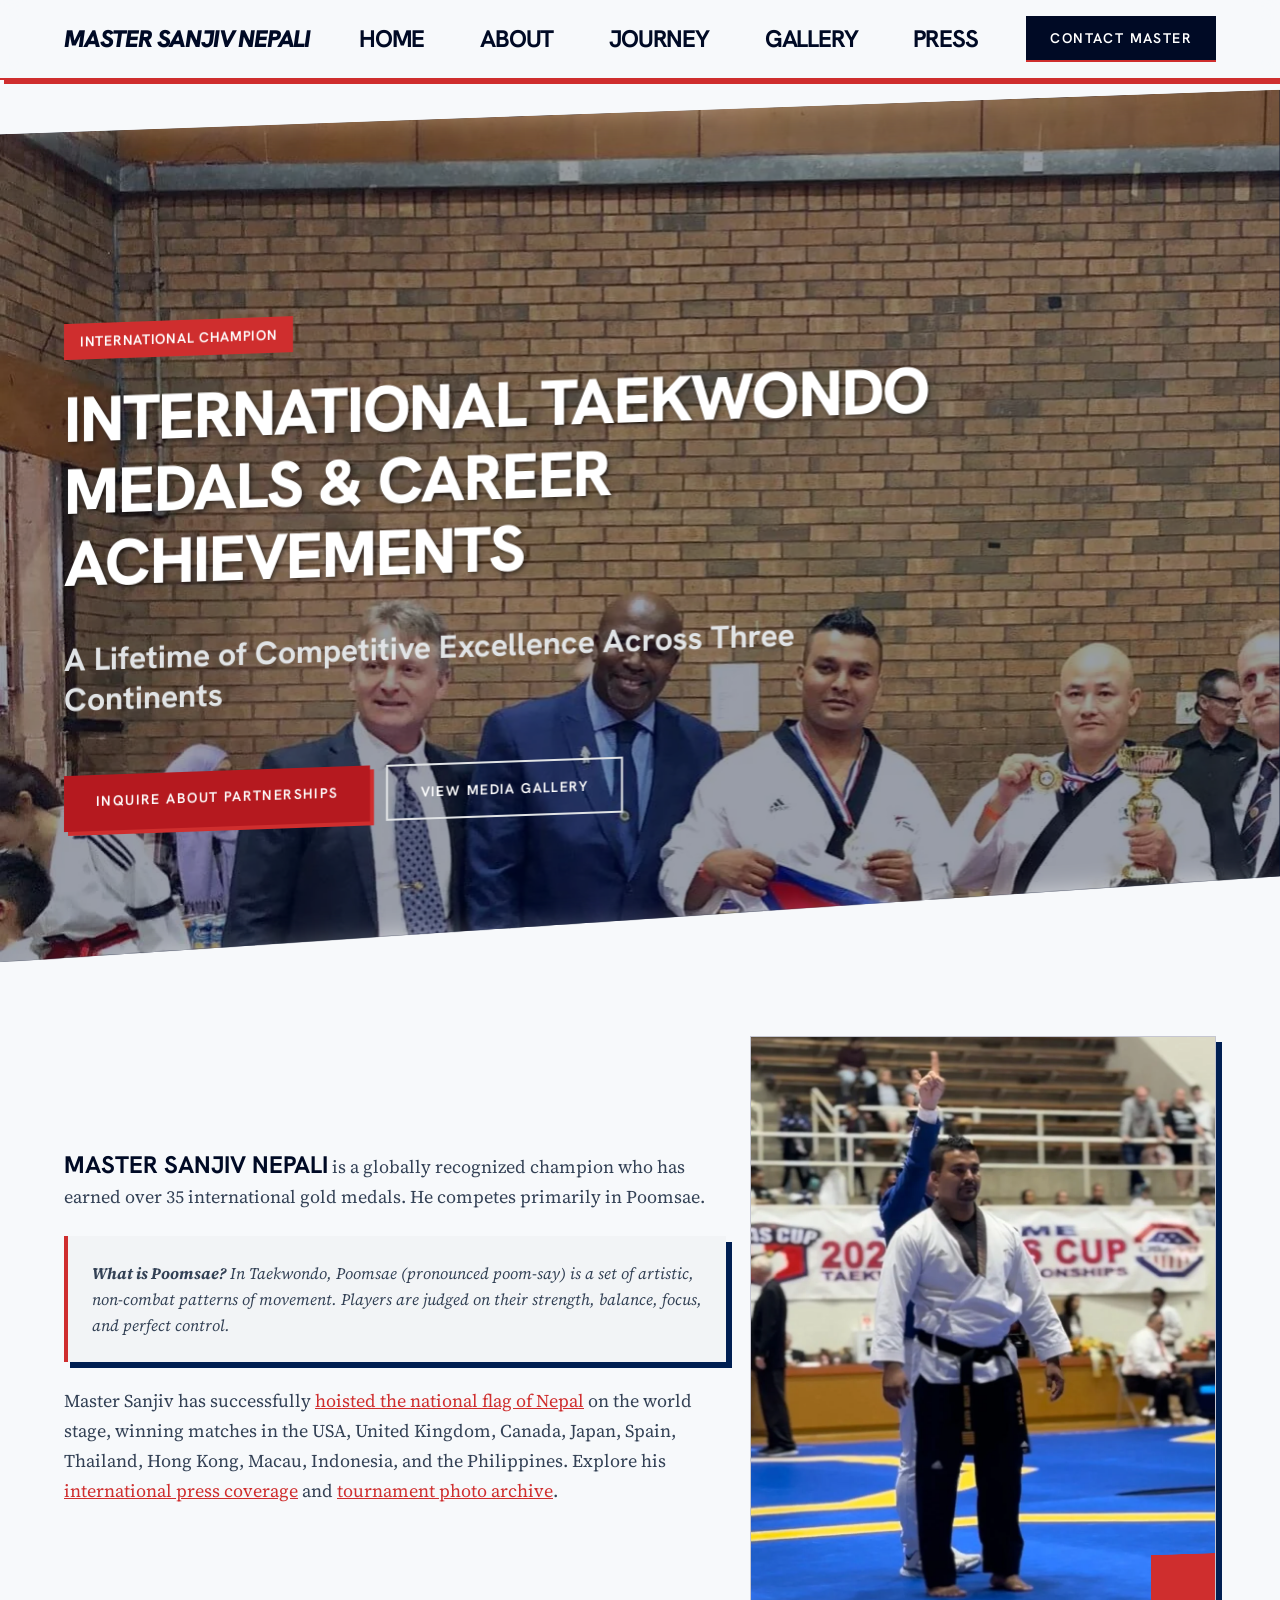
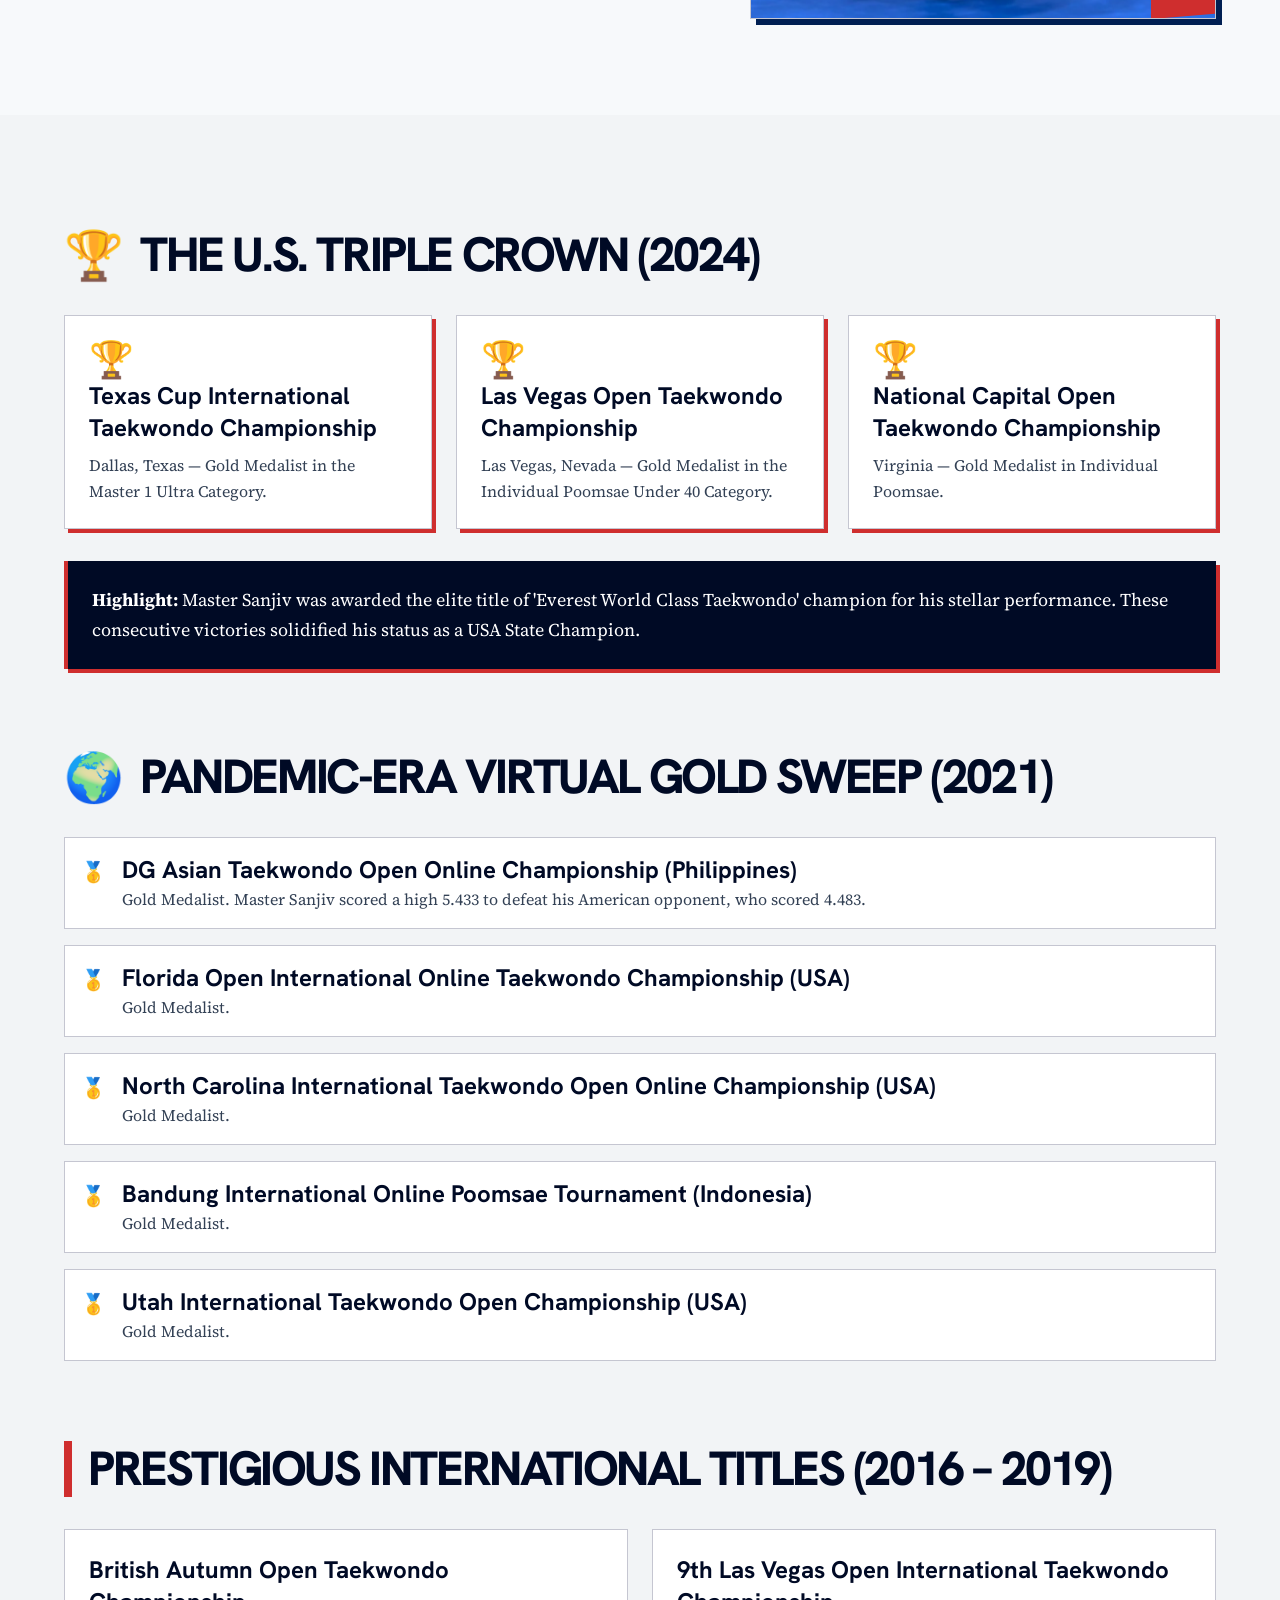
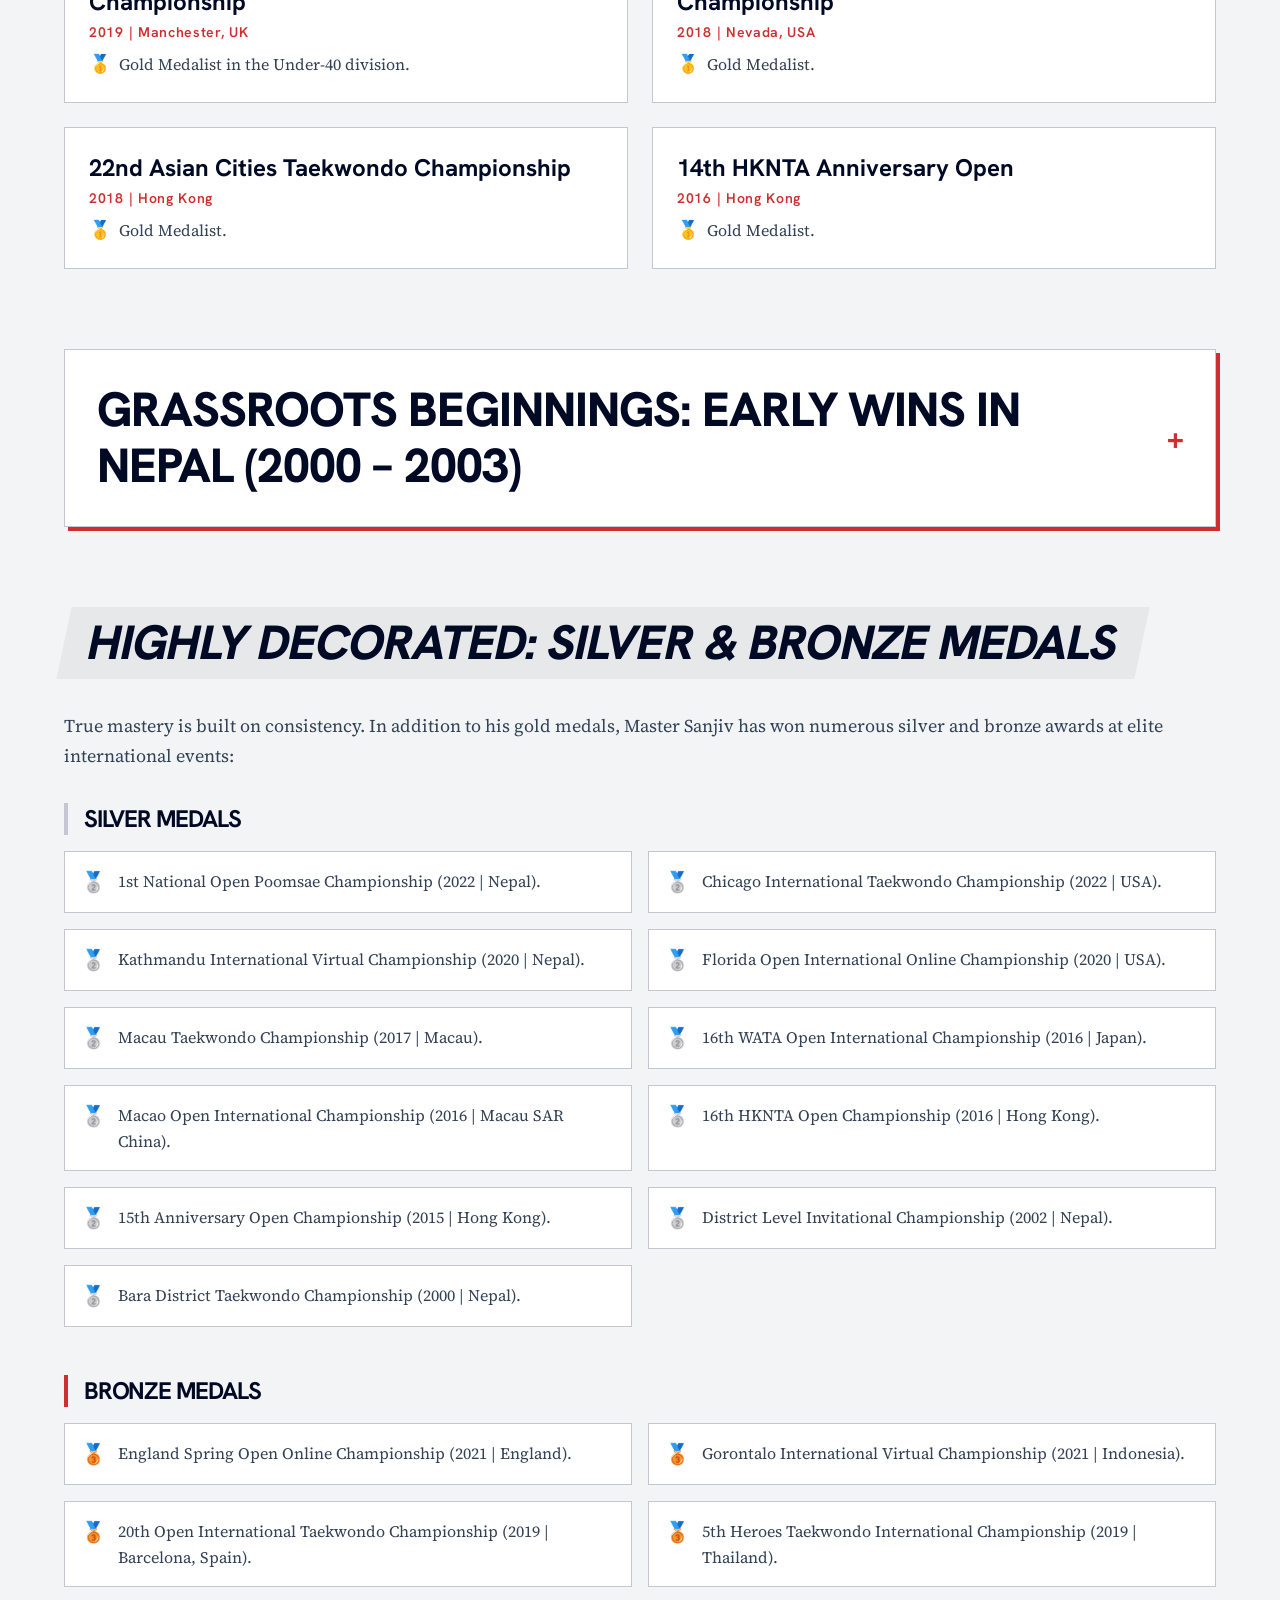
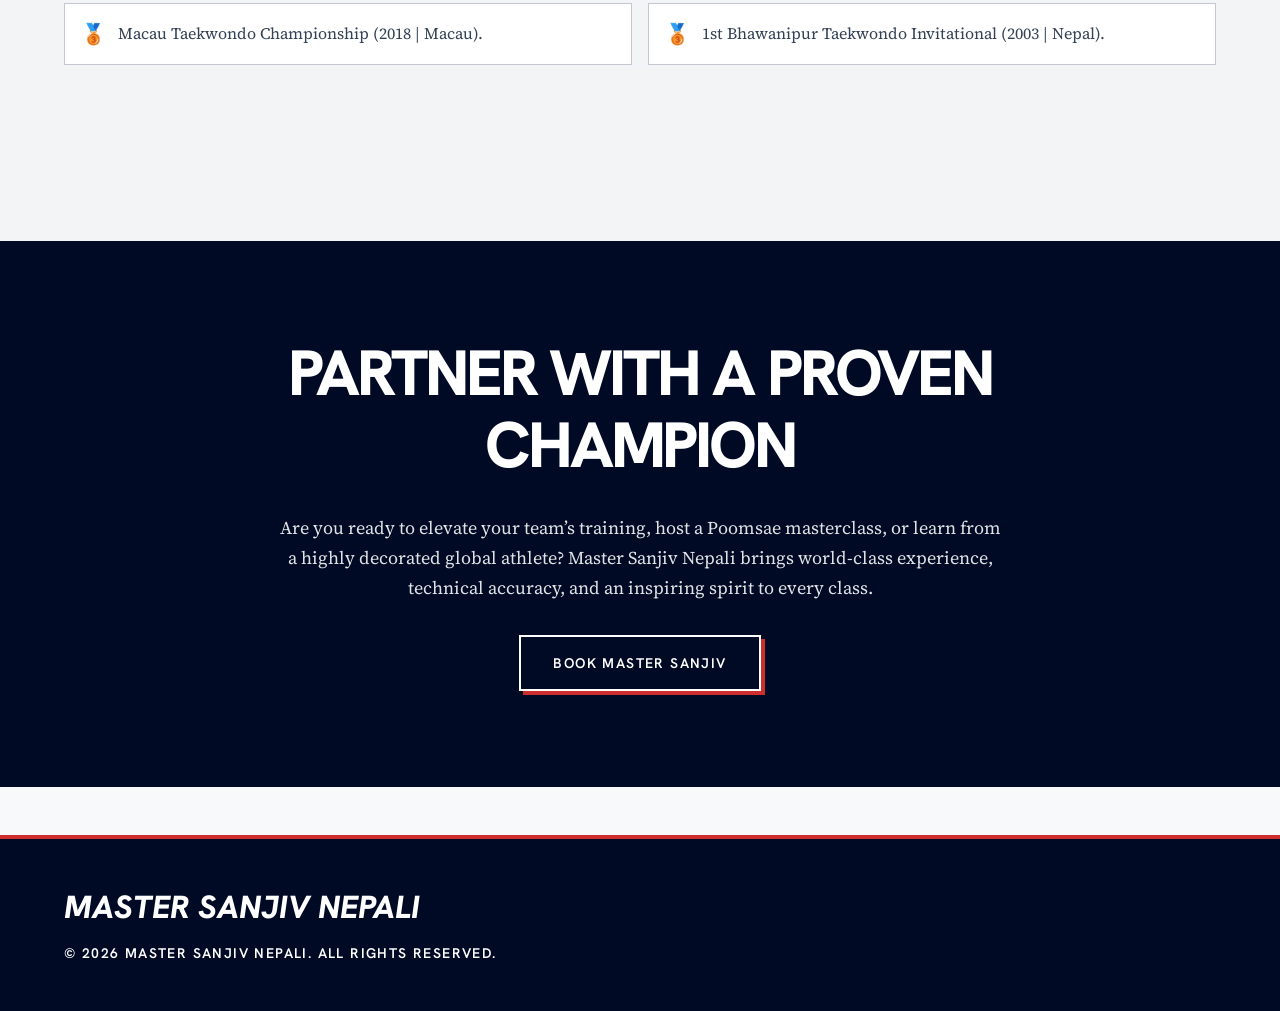
<file: journey/index.html>
<!DOCTYPE html>
<html lang="en-US" class="light" style="scroll-behavior: smooth;">
<head>
    <meta charset="UTF-8">
    <meta name="viewport" content="width=device-width, initial-scale=1.0">
    <title>Career Journey & Milestones | Master Sanjiv Nepali</title>
    <meta name="description" content="Explore the athletic journey, championship milestones, and international medals of Master Sanjiv Nepali from 1998 to US Triple Crown and world tournaments.">
    <link rel="canonical" href="https://sanjivnepali.com/journey/">
    <meta name="robots" content="index, follow, max-snippet:-1, max-image-preview:large, max-video-preview:-1">

    <!-- Fonts -->
    <link rel="preconnect" href="https://fonts.googleapis.com">
    <link rel="preconnect" href="https://fonts.gstatic.com" crossorigin>
    <link rel="preload" as="style" href="https://fonts.googleapis.com/css2?family=Hanken+Grotesk:wght@600;700;800&family=Source+Serif+4:wght@400;600&display=swap" onload="this.onload=null;this.rel='stylesheet'">
    <noscript><link href="https://fonts.googleapis.com/css2?family=Hanken+Grotesk:wght@600;700;800&family=Source+Serif+4:wght@400;600&display=swap" rel="stylesheet"></noscript>

    <!-- CSS -->
    <style>*,:after,:before{--tw-border-spacing-x:0;--tw-border-spacing-y:0;--tw-translate-x:0;--tw-translate-y:0;--tw-rotate:0;--tw-skew-x:0;--tw-skew-y:0;--tw-scale-x:1;--tw-scale-y:1;--tw-pan-x: ;--tw-pan-y: ;--tw-pinch-zoom: ;--tw-scroll-snap-strictness:proximity;--tw-gradient-from-position: ;--tw-gradient-via-position: ;--tw-gradient-to-position: ;--tw-ordinal: ;--tw-slashed-zero: ;--tw-numeric-figure: ;--tw-numeric-spacing: ;--tw-numeric-fraction: ;--tw-ring-inset: ;--tw-ring-offset-width:0px;--tw-ring-offset-color:#fff;--tw-ring-color:rgba(59,130,246,.5);--tw-ring-offset-shadow:0 0 #0000;--tw-ring-shadow:0 0 #0000;--tw-shadow:0 0 #0000;--tw-shadow-colored:0 0 #0000;--tw-blur: ;--tw-brightness: ;--tw-contrast: ;--tw-grayscale: ;--tw-hue-rotate: ;--tw-invert: ;--tw-saturate: ;--tw-sepia: ;--tw-drop-shadow: ;--tw-backdrop-blur: ;--tw-backdrop-brightness: ;--tw-backdrop-contrast: ;--tw-backdrop-grayscale: ;--tw-backdrop-hue-rotate: ;--tw-backdrop-invert: ;--tw-backdrop-opacity: ;--tw-backdrop-saturate: ;--tw-backdrop-sepia: ;--tw-contain-size: ;--tw-contain-layout: ;--tw-contain-paint: ;--tw-contain-style: }::backdrop{--tw-border-spacing-x:0;--tw-border-spacing-y:0;--tw-translate-x:0;--tw-translate-y:0;--tw-rotate:0;--tw-skew-x:0;--tw-skew-y:0;--tw-scale-x:1;--tw-scale-y:1;--tw-pan-x: ;--tw-pan-y: ;--tw-pinch-zoom: ;--tw-scroll-snap-strictness:proximity;--tw-gradient-from-position: ;--tw-gradient-via-position: ;--tw-gradient-to-position: ;--tw-ordinal: ;--tw-slashed-zero: ;--tw-numeric-figure: ;--tw-numeric-spacing: ;--tw-numeric-fraction: ;--tw-ring-inset: ;--tw-ring-offset-width:0px;--tw-ring-offset-color:#fff;--tw-ring-color:rgba(59,130,246,.5);--tw-ring-offset-shadow:0 0 #0000;--tw-ring-shadow:0 0 #0000;--tw-shadow:0 0 #0000;--tw-shadow-colored:0 0 #0000;--tw-blur: ;--tw-brightness: ;--tw-contrast: ;--tw-grayscale: ;--tw-hue-rotate: ;--tw-invert: ;--tw-saturate: ;--tw-sepia: ;--tw-drop-shadow: ;--tw-backdrop-blur: ;--tw-backdrop-brightness: ;--tw-backdrop-contrast: ;--tw-backdrop-grayscale: ;--tw-backdrop-hue-rotate: ;--tw-backdrop-invert: ;--tw-backdrop-opacity: ;--tw-backdrop-saturate: ;--tw-backdrop-sepia: ;--tw-contain-size: ;--tw-contain-layout: ;--tw-contain-paint: ;--tw-contain-style: }/*! tailwindcss v3.4.19 | MIT License | https://tailwindcss.com*/*,:after,:before{box-sizing:border-box;border:0 solid #e5e7eb}:after,:before{--tw-content:""}:host,html{line-height:1.5;-webkit-text-size-adjust:100%;-moz-tab-size:4;-o-tab-size:4;tab-size:4;font-family:ui-sans-serif,system-ui,sans-serif,Apple Color Emoji,Segoe UI Emoji,Segoe UI Symbol,Noto Color Emoji;font-feature-settings:normal;font-variation-settings:normal;-webkit-tap-highlight-color:transparent}body{margin:0;line-height:inherit}hr{height:0;color:inherit;border-top-width:1px}abbr:where([title]){-webkit-text-decoration:underline dotted;text-decoration:underline dotted}h1,h2,h3,h4,h5,h6{font-size:inherit;font-weight:inherit}a{color:inherit;text-decoration:inherit}b,strong{font-weight:bolder}code,kbd,pre,samp{font-family:ui-monospace,SFMono-Regular,Menlo,Monaco,Consolas,Liberation Mono,Courier New,monospace;font-feature-settings:normal;font-variation-settings:normal;font-size:1em}small{font-size:80%}sub,sup{font-size:75%;line-height:0;position:relative;vertical-align:baseline}sub{bottom:-.25em}sup{top:-.5em}table{text-indent:0;border-color:inherit;border-collapse:collapse}button,input,optgroup,select,textarea{font-family:inherit;font-feature-settings:inherit;font-variation-settings:inherit;font-size:100%;font-weight:inherit;line-height:inherit;letter-spacing:inherit;color:inherit;margin:0;padding:0}button,select{text-transform:none}button,input:where([type=button]),input:where([type=reset]),input:where([type=submit]){-webkit-appearance:button;background-color:transparent;background-image:none}:-moz-focusring{outline:auto}:-moz-ui-invalid{box-shadow:none}progress{vertical-align:baseline}::-webkit-inner-spin-button,::-webkit-outer-spin-button{height:auto}[type=search]{-webkit-appearance:textfield;outline-offset:-2px}::-webkit-search-decoration{-webkit-appearance:none}::-webkit-file-upload-button{-webkit-appearance:button;font:inherit}summary{display:list-item}blockquote,dd,dl,figure,h1,h2,h3,h4,h5,h6,hr,p,pre{margin:0}fieldset{margin:0}fieldset,legend{padding:0}menu,ol,ul{list-style:none;margin:0;padding:0}dialog{padding:0}textarea{resize:vertical}input::-moz-placeholder,textarea::-moz-placeholder{opacity:1;color:#9ca3af}input::placeholder,textarea::placeholder{opacity:1;color:#9ca3af}[role=button],button{cursor:pointer}:disabled{cursor:default}audio,canvas,embed,iframe,img,object,svg,video{display:block;vertical-align:middle}img,video{max-width:100%;height:auto}[hidden]:where(:not([hidden=until-found])){display:none}.container{width:100%}@media (min-width:640px){.container{max-width:640px}}@media (min-width:768px){.container{max-width:768px}}@media (min-width:1024px){.container{max-width:1024px}}@media (min-width:1280px){.container{max-width:1280px}}@media (min-width:1536px){.container{max-width:1536px}}.pointer-events-none{pointer-events:none}.fixed{position:fixed}.absolute{position:absolute}.relative{position:relative}.-inset-4{inset:-1rem}.inset-0{inset:0}.bottom-0{bottom:0}.bottom-4{bottom:1rem}.left-0{left:0}.left-4{left:1rem}.right-0{right:0}.top-0{top:0}.top-1\.5{top:.375rem}.top-2{top:.5rem}.top-4{top:1rem}.-z-10{z-index:-10}.z-0{z-index:0}.z-10{z-index:10}.z-20{z-index:20}.z-50{z-index:50}.order-1{order:1}.order-2{order:2}.order-3{order:3}.col-span-full{grid-column:1/-1}.mx-auto{margin-left:auto;margin-right:auto}.-mt-12{margin-top:-3rem}.-mt-16{margin-top:-4rem}.mb-1{margin-bottom:.25rem}.mb-12{margin-bottom:3rem}.mb-16{margin-bottom:4rem}.mb-2{margin-bottom:.5rem}.mb-20{margin-bottom:5rem}.mb-3{margin-bottom:.75rem}.mb-4{margin-bottom:1rem}.mb-6{margin-bottom:1.5rem}.mb-8{margin-bottom:2rem}.ml-2{margin-left:.5rem}.ml-4{margin-left:1rem}.ml-6{margin-left:1.5rem}.mr-3{margin-right:.75rem}.mt-1{margin-top:.25rem}.mt-12{margin-top:3rem}.mt-16{margin-top:4rem}.mt-2{margin-top:.5rem}.mt-3{margin-top:.75rem}.mt-4{margin-top:1rem}.mt-6{margin-top:1.5rem}.mt-8{margin-top:2rem}.block{display:block}.inline-block{display:inline-block}.flex{display:flex}.inline-flex{display:inline-flex}.grid{display:grid}.hidden{display:none}.aspect-\[4\/3\]{aspect-ratio:4/3}.aspect-\[4\/5\]{aspect-ratio:4/5}.aspect-video{aspect-ratio:16/9}.h-1{height:.25rem}.h-12{height:3rem}.h-16{height:4rem}.h-2{height:.5rem}.h-3{height:.75rem}.h-64{height:16rem}.h-8{height:2rem}.h-96{height:24rem}.h-\[500px\]{height:500px}.h-auto{height:auto}.h-full{height:100%}.h-px{height:1px}.min-h-\[60vh\]{min-height:60vh}.min-h-\[921px\]{min-height:921px}.w-1\/2{width:50%}.w-1\/3{width:33.333333%}.w-12{width:3rem}.w-16{width:4rem}.w-24{width:6rem}.w-3{width:.75rem}.w-8{width:2rem}.w-auto{width:auto}.w-full{width:100%}.max-w-2xl{max-width:42rem}.max-w-3xl{max-width:48rem}.max-w-4xl{max-width:56rem}.max-w-7xl{max-width:80rem}.max-w-container-max{max-width:1280px}.max-w-md{max-width:28rem}.max-w-xl{max-width:36rem}.flex-shrink-0,.shrink-0{flex-shrink:0}.flex-grow{flex-grow:1}.origin-left{transform-origin:left}.-translate-y-8{--tw-translate-y:-2rem}.-translate-y-8,.translate-x-1\/2{transform:translate(var(--tw-translate-x),var(--tw-translate-y)) rotate(var(--tw-rotate)) skewX(var(--tw-skew-x)) skewY(var(--tw-skew-y)) scaleX(var(--tw-scale-x)) scaleY(var(--tw-scale-y))}.translate-x-1\/2{--tw-translate-x:50%}.translate-x-1\/4{--tw-translate-x:25%}.translate-x-1\/4,.translate-x-4{transform:translate(var(--tw-translate-x),var(--tw-translate-y)) rotate(var(--tw-rotate)) skewX(var(--tw-skew-x)) skewY(var(--tw-skew-y)) scaleX(var(--tw-scale-x)) scaleY(var(--tw-scale-y))}.translate-x-4{--tw-translate-x:1rem}.translate-x-8{--tw-translate-x:2rem}.translate-x-8,.translate-y-0{transform:translate(var(--tw-translate-x),var(--tw-translate-y)) rotate(var(--tw-rotate)) skewX(var(--tw-skew-x)) skewY(var(--tw-skew-y)) scaleX(var(--tw-scale-x)) scaleY(var(--tw-scale-y))}.translate-y-0{--tw-translate-y:0px}.translate-y-4{--tw-translate-y:1rem}.translate-y-4,.translate-y-8{transform:translate(var(--tw-translate-x),var(--tw-translate-y)) rotate(var(--tw-rotate)) skewX(var(--tw-skew-x)) skewY(var(--tw-skew-y)) scaleX(var(--tw-scale-x)) scaleY(var(--tw-scale-y))}.translate-y-8{--tw-translate-y:2rem}.-rotate-3{--tw-rotate:-3deg}.-rotate-3,.rotate-45{transform:translate(var(--tw-translate-x),var(--tw-translate-y)) rotate(var(--tw-rotate)) skewX(var(--tw-skew-x)) skewY(var(--tw-skew-y)) scaleX(var(--tw-scale-x)) scaleY(var(--tw-scale-y))}.rotate-45{--tw-rotate:45deg}.-skew-x-12{--tw-skew-x:-12deg}.-skew-x-12,.skew-x-12{transform:translate(var(--tw-translate-x),var(--tw-translate-y)) rotate(var(--tw-rotate)) skewX(var(--tw-skew-x)) skewY(var(--tw-skew-y)) scaleX(var(--tw-scale-x)) scaleY(var(--tw-scale-y))}.skew-x-12{--tw-skew-x:12deg}.skew-x-\[-6deg\]{--tw-skew-x:-6deg}.scale-150,.skew-x-\[-6deg\]{transform:translate(var(--tw-translate-x),var(--tw-translate-y)) rotate(var(--tw-rotate)) skewX(var(--tw-skew-x)) skewY(var(--tw-skew-y)) scaleX(var(--tw-scale-x)) scaleY(var(--tw-scale-y))}.scale-150{--tw-scale-x:1.5;--tw-scale-y:1.5}.transform{transform:translate(var(--tw-translate-x),var(--tw-translate-y)) rotate(var(--tw-rotate)) skewX(var(--tw-skew-x)) skewY(var(--tw-skew-y)) scaleX(var(--tw-scale-x)) scaleY(var(--tw-scale-y))}.cursor-pointer{cursor:pointer}.list-outside{list-style-position:outside}.list-disc{list-style-type:disc}.list-none{list-style-type:none}.auto-rows-\[300px\]{grid-auto-rows:300px}.grid-cols-1{grid-template-columns:repeat(1,minmax(0,1fr))}.grid-cols-2{grid-template-columns:repeat(2,minmax(0,1fr))}.flex-col{flex-direction:column}.flex-wrap{flex-wrap:wrap}.items-start{align-items:flex-start}.items-end{align-items:flex-end}.items-center{align-items:center}.justify-end{justify-content:flex-end}.justify-center{justify-content:center}.justify-between{justify-content:space-between}.gap-12{gap:3rem}.gap-16{gap:4rem}.gap-2{gap:.5rem}.gap-3{gap:.75rem}.gap-4{gap:1rem}.gap-6{gap:1.5rem}.gap-8{gap:2rem}.gap-gutter{gap:24px}.space-y-4>:not([hidden])~:not([hidden]){--tw-space-y-reverse:0;margin-top:calc(1rem*(1 - var(--tw-space-y-reverse)));margin-bottom:calc(1rem*var(--tw-space-y-reverse))}.space-y-6>:not([hidden])~:not([hidden]){--tw-space-y-reverse:0;margin-top:calc(1.5rem*(1 - var(--tw-space-y-reverse)));margin-bottom:calc(1.5rem*var(--tw-space-y-reverse))}.space-y-8>:not([hidden])~:not([hidden]){--tw-space-y-reverse:0;margin-top:calc(2rem*(1 - var(--tw-space-y-reverse)));margin-bottom:calc(2rem*var(--tw-space-y-reverse))}.overflow-hidden{overflow:hidden}.rounded-full{border-radius:9999px}.rounded-sm{border-radius:.125rem}.border{border-width:1px}.border-2{border-width:2px}.border-4{border-width:4px}.border-y{border-top-width:1px}.border-b,.border-y{border-bottom-width:1px}.border-b-2{border-bottom-width:2px}.border-b-4{border-bottom-width:4px}.border-l-4{border-left-width:4px}.border-l-8{border-left-width:8px}.border-t{border-top-width:1px}.border-t-4{border-top-width:4px}.border-deep-navy{--tw-border-opacity:1;border-color:rgb(0 31 82/var(--tw-border-opacity,1))}.border-national-crimson{--tw-border-opacity:1;border-color:rgb(207 46 46/var(--tw-border-opacity,1))}.border-outline-variant{--tw-border-opacity:1;border-color:rgb(197 198 209/var(--tw-border-opacity,1))}.border-primary{--tw-border-opacity:1;border-color:rgb(0 10 37/var(--tw-border-opacity,1))}.border-secondary{--tw-border-opacity:1;border-color:rgb(181 25 31/var(--tw-border-opacity,1))}.border-secondary\/30{border-color:rgba(181,25,31,.3)}.border-slate-200{--tw-border-opacity:1;border-color:rgb(226 232 240/var(--tw-border-opacity,1))}.border-slate-300{--tw-border-opacity:1;border-color:rgb(203 213 225/var(--tw-border-opacity,1))}.border-surface-variant{--tw-border-opacity:1;border-color:rgb(224 227 229/var(--tw-border-opacity,1))}.border-transparent{border-color:transparent}.border-white{--tw-border-opacity:1;border-color:rgb(255 255 255/var(--tw-border-opacity,1))}.bg-background{--tw-bg-opacity:1;background-color:rgb(247 249 251/var(--tw-bg-opacity,1))}.bg-deep-navy{--tw-bg-opacity:1;background-color:rgb(0 31 82/var(--tw-bg-opacity,1))}.bg-national-crimson{--tw-bg-opacity:1;background-color:rgb(207 46 46/var(--tw-bg-opacity,1))}.bg-on-primary-container{--tw-bg-opacity:1;background-color:rgb(114 136 193/var(--tw-bg-opacity,1))}.bg-outline-variant{--tw-bg-opacity:1;background-color:rgb(197 198 209/var(--tw-bg-opacity,1))}.bg-primary{--tw-bg-opacity:1;background-color:rgb(0 10 37/var(--tw-bg-opacity,1))}.bg-primary\/40{background-color:rgba(0,10,37,.4)}.bg-secondary{--tw-bg-opacity:1;background-color:rgb(181 25 31/var(--tw-bg-opacity,1))}.bg-slate-200{--tw-bg-opacity:1;background-color:rgb(226 232 240/var(--tw-bg-opacity,1))}.bg-surface,.bg-surface-bright{--tw-bg-opacity:1;background-color:rgb(247 249 251/var(--tw-bg-opacity,1))}.bg-surface-container{--tw-bg-opacity:1;background-color:rgb(236 238 240/var(--tw-bg-opacity,1))}.bg-surface-container-high{--tw-bg-opacity:1;background-color:rgb(230 232 234/var(--tw-bg-opacity,1))}.bg-surface-container-highest{--tw-bg-opacity:1;background-color:rgb(224 227 229/var(--tw-bg-opacity,1))}.bg-surface-container-low{--tw-bg-opacity:1;background-color:rgb(242 244 246/var(--tw-bg-opacity,1))}.bg-surface-dim{--tw-bg-opacity:1;background-color:rgb(216 218 220/var(--tw-bg-opacity,1))}.bg-surface-variant{--tw-bg-opacity:1;background-color:rgb(224 227 229/var(--tw-bg-opacity,1))}.bg-surface\/90{background-color:rgba(247,249,251,.9)}.bg-transparent{background-color:transparent}.bg-white{--tw-bg-opacity:1;background-color:rgb(255 255 255/var(--tw-bg-opacity,1))}.bg-gradient-to-r{background-image:linear-gradient(to right,var(--tw-gradient-stops))}.bg-gradient-to-t{background-image:linear-gradient(to top,var(--tw-gradient-stops))}.from-primary{--tw-gradient-from:#000a25 var(--tw-gradient-from-position);--tw-gradient-to:rgba(0,10,37,0) var(--tw-gradient-to-position);--tw-gradient-stops:var(--tw-gradient-from),var(--tw-gradient-to)}.from-surface{--tw-gradient-from:#f7f9fb var(--tw-gradient-from-position);--tw-gradient-to:rgba(247,249,251,0) var(--tw-gradient-to-position);--tw-gradient-stops:var(--tw-gradient-from),var(--tw-gradient-to)}.via-surface\/80{--tw-gradient-to:rgba(247,249,251,0) var(--tw-gradient-to-position);--tw-gradient-stops:var(--tw-gradient-from),rgba(247,249,251,.8) var(--tw-gradient-via-position),var(--tw-gradient-to)}.to-transparent{--tw-gradient-to:transparent var(--tw-gradient-to-position)}.bg-cover{background-size:cover}.bg-center{background-position:50%}.bg-no-repeat{background-repeat:no-repeat}.object-contain{-o-object-fit:contain;object-fit:contain}.object-cover{-o-object-fit:cover;object-fit:cover}.p-12{padding:3rem}.p-3{padding:.75rem}.p-4{padding:1rem}.p-6{padding:1.5rem}.p-8{padding:2rem}.px-10{padding-left:2.5rem;padding-right:2.5rem}.px-2{padding-left:.5rem;padding-right:.5rem}.px-3{padding-left:.75rem;padding-right:.75rem}.px-4{padding-left:1rem;padding-right:1rem}.px-6{padding-left:1.5rem;padding-right:1.5rem}.px-8{padding-left:2rem;padding-right:2rem}.px-margin-desktop{padding-left:64px;padding-right:64px}.px-margin-mobile{padding-left:20px;padding-right:20px}.py-1{padding-top:.25rem;padding-bottom:.25rem}.py-12{padding-top:3rem;padding-bottom:3rem}.py-16{padding-top:4rem;padding-bottom:4rem}.py-2{padding-top:.5rem;padding-bottom:.5rem}.py-20{padding-top:5rem;padding-bottom:5rem}.py-24{padding-top:6rem;padding-bottom:6rem}.py-3{padding-top:.75rem;padding-bottom:.75rem}.py-4{padding-top:1rem;padding-bottom:1rem}.py-5{padding-top:1.25rem;padding-bottom:1.25rem}.pb-1{padding-bottom:.25rem}.pb-12{padding-bottom:3rem}.pb-16{padding-bottom:4rem}.pb-2{padding-bottom:.5rem}.pb-24{padding-bottom:6rem}.pb-32{padding-bottom:8rem}.pb-4{padding-bottom:1rem}.pb-6{padding-bottom:1.5rem}.pl-4{padding-left:1rem}.pl-6{padding-left:1.5rem}.pl-margin-desktop{padding-left:64px}.pt-12{padding-top:3rem}.pt-16{padding-top:4rem}.pt-20{padding-top:5rem}.pt-24{padding-top:6rem}.pt-32{padding-top:8rem}.pt-4{padding-top:1rem}.pt-6{padding-top:1.5rem}.pt-\[80px\]{padding-top:80px}.text-left{text-align:left}.text-center{text-align:center}.font-body-lg,.font-body-md{font-family:"Source Serif 4"}.font-headline-lg,.font-headline-lg-mobile,.font-headline-md,.font-headline-sm,.font-headline-xl,.font-label-lg,.font-label-sm{font-family:Hanken Grotesk}.font-sans{font-family:ui-sans-serif,system-ui,sans-serif,Apple Color Emoji,Segoe UI Emoji,Segoe UI Symbol,Noto Color Emoji}.font-serif{font-family:ui-serif,Georgia,Cambria,Times New Roman,Times,serif}.text-2xl{font-size:1.5rem;line-height:2rem}.text-3xl{font-size:1.875rem;line-height:2.25rem}.text-4xl{font-size:2.25rem;line-height:2.5rem}.text-5xl{font-size:3rem;line-height:1}.text-6xl{font-size:3.75rem;line-height:1}.text-\[120px\]{font-size:120px}.text-base{font-size:1rem;line-height:1.5rem}.text-body-lg{font-size:18px;line-height:30px;font-weight:400}.text-body-md{font-size:16px;line-height:26px;font-weight:400}.text-headline-lg{font-size:48px;line-height:56px;letter-spacing:-.02em;font-weight:800}.text-headline-lg-mobile{font-size:36px;line-height:44px;font-weight:800}.text-headline-md{font-size:32px;line-height:40px;font-weight:700}.text-headline-sm{font-size:24px;line-height:32px;font-weight:700}.text-headline-xl{font-size:64px;line-height:72px;letter-spacing:-.02em;font-weight:800}.text-label-lg{font-size:14px;line-height:20px;letter-spacing:.05em;font-weight:600}.text-label-sm{font-size:12px;line-height:16px;font-weight:600}.text-lg{font-size:1.125rem;line-height:1.75rem}.text-sm{font-size:.875rem;line-height:1.25rem}.text-xl{font-size:1.25rem;line-height:1.75rem}.text-xs{font-size:.75rem;line-height:1rem}.font-black{font-weight:900}.font-bold{font-weight:700}.font-extrabold{font-weight:800}.font-semibold{font-weight:600}.uppercase{text-transform:uppercase}.italic{font-style:italic}.leading-relaxed{line-height:1.625}.leading-tight{line-height:1.25}.tracking-tight{letter-spacing:-.025em}.tracking-tighter{letter-spacing:-.05em}.tracking-wider{letter-spacing:.05em}.tracking-widest{letter-spacing:.1em}.text-deep-navy{--tw-text-opacity:1;color:rgb(0 31 82/var(--tw-text-opacity,1))}.text-inverse-primary{--tw-text-opacity:1;color:rgb(176 198 255/var(--tw-text-opacity,1))}.text-national-crimson{--tw-text-opacity:1;color:rgb(207 46 46/var(--tw-text-opacity,1))}.text-on-background{--tw-text-opacity:1;color:rgb(25 28 30/var(--tw-text-opacity,1))}.text-on-primary,.text-on-secondary{--tw-text-opacity:1;color:rgb(255 255 255/var(--tw-text-opacity,1))}.text-on-surface{--tw-text-opacity:1;color:rgb(25 28 30/var(--tw-text-opacity,1))}.text-on-surface-variant{--tw-text-opacity:1;color:rgb(68 70 79/var(--tw-text-opacity,1))}.text-primary{--tw-text-opacity:1;color:rgb(0 10 37/var(--tw-text-opacity,1))}.text-secondary{--tw-text-opacity:1;color:rgb(181 25 31/var(--tw-text-opacity,1))}.text-secondary-fixed{--tw-text-opacity:1;color:rgb(255 218 214/var(--tw-text-opacity,1))}.text-slate-400{--tw-text-opacity:1;color:rgb(148 163 184/var(--tw-text-opacity,1))}.text-slate-text{--tw-text-opacity:1;color:rgb(51 65 85/var(--tw-text-opacity,1))}.text-surface-variant{--tw-text-opacity:1;color:rgb(224 227 229/var(--tw-text-opacity,1))}.text-surface-variant\/70{color:hsla(204,9%,89%,.7)}.text-surface-variant\/80{color:hsla(204,9%,89%,.8)}.text-surface-variant\/90{color:hsla(204,9%,89%,.9)}.text-white{--tw-text-opacity:1;color:rgb(255 255 255/var(--tw-text-opacity,1))}.underline{text-decoration-line:underline}.decoration-secondary-fixed\/30{text-decoration-color:hsla(6,100%,92%,.3)}.antialiased{-webkit-font-smoothing:antialiased;-moz-osx-font-smoothing:grayscale}.opacity-0{opacity:0}.opacity-10{opacity:.1}.opacity-100{opacity:1}.opacity-20{opacity:.2}.opacity-30{opacity:.3}.opacity-40{opacity:.4}.opacity-50{opacity:.5}.opacity-60{opacity:.6}.opacity-70{opacity:.7}.opacity-80{opacity:.8}.opacity-90{opacity:.9}.mix-blend-multiply{mix-blend-mode:multiply}.mix-blend-overlay{mix-blend-mode:overlay}.shadow-\[4px_4px_0px_0px_rgba\(181\2c 25\2c 31\2c 1\)\]{--tw-shadow:4px 4px 0px 0px #b5191f;--tw-shadow-colored:4px 4px 0px 0px var(--tw-shadow-color);box-shadow:var(--tw-ring-offset-shadow,0 0 #0000),var(--tw-ring-shadow,0 0 #0000),var(--tw-shadow)}.shadow-\[4px_4px_0px_0px_rgba\(207\2c 46\2c 46\2c 1\)\]{--tw-shadow:4px 4px 0px 0px #cf2e2e;--tw-shadow-colored:4px 4px 0px 0px var(--tw-shadow-color);box-shadow:var(--tw-ring-offset-shadow,0 0 #0000),var(--tw-ring-shadow,0 0 #0000),var(--tw-shadow)}.shadow-\[4px_4px_0px_0px_rgba\(255\2c 255\2c 255\2c 0\.2\)\]{--tw-shadow:4px 4px 0px 0px hsla(0,0%,100%,.2);--tw-shadow-colored:4px 4px 0px 0px var(--tw-shadow-color);box-shadow:var(--tw-ring-offset-shadow,0 0 #0000),var(--tw-ring-shadow,0 0 #0000),var(--tw-shadow)}.shadow-\[8px_8px_0px_0px_rgba\(207\2c 46\2c 46\2c 1\)\]{--tw-shadow:8px 8px 0px 0px #cf2e2e;--tw-shadow-colored:8px 8px 0px 0px var(--tw-shadow-color)}.shadow-\[8px_8px_0px_0px_rgba\(207\2c 46\2c 46\2c 1\)\],.shadow-lg{box-shadow:var(--tw-ring-offset-shadow,0 0 #0000),var(--tw-ring-shadow,0 0 #0000),var(--tw-shadow)}.shadow-lg{--tw-shadow:0 10px 15px -3px rgba(0,0,0,.1),0 4px 6px -4px rgba(0,0,0,.1);--tw-shadow-colored:0 10px 15px -3px var(--tw-shadow-color),0 4px 6px -4px var(--tw-shadow-color)}.shadow-sm{--tw-shadow:0 1px 2px 0 rgba(0,0,0,.05);--tw-shadow-colored:0 1px 2px 0 var(--tw-shadow-color);box-shadow:var(--tw-ring-offset-shadow,0 0 #0000),var(--tw-ring-shadow,0 0 #0000),var(--tw-shadow)}.outline-none{outline:2px solid transparent;outline-offset:2px}.contrast-125{--tw-contrast:contrast(1.25)}.contrast-125,.grayscale{filter:var(--tw-blur) var(--tw-brightness) var(--tw-contrast) var(--tw-grayscale) var(--tw-hue-rotate) var(--tw-invert) var(--tw-saturate) var(--tw-sepia) var(--tw-drop-shadow)}.grayscale{--tw-grayscale:grayscale(100%)}.backdrop-blur-md{--tw-backdrop-blur:blur(12px)}.backdrop-blur-md,.backdrop-blur-sm{-webkit-backdrop-filter:var(--tw-backdrop-blur) var(--tw-backdrop-brightness) var(--tw-backdrop-contrast) var(--tw-backdrop-grayscale) var(--tw-backdrop-hue-rotate) var(--tw-backdrop-invert) var(--tw-backdrop-opacity) var(--tw-backdrop-saturate) var(--tw-backdrop-sepia);backdrop-filter:var(--tw-backdrop-blur) var(--tw-backdrop-brightness) var(--tw-backdrop-contrast) var(--tw-backdrop-grayscale) var(--tw-backdrop-hue-rotate) var(--tw-backdrop-invert) var(--tw-backdrop-opacity) var(--tw-backdrop-saturate) var(--tw-backdrop-sepia)}.backdrop-blur-sm{--tw-backdrop-blur:blur(4px)}.transition{transition-property:color,background-color,border-color,text-decoration-color,fill,stroke,opacity,box-shadow,transform,filter,-webkit-backdrop-filter;transition-property:color,background-color,border-color,text-decoration-color,fill,stroke,opacity,box-shadow,transform,filter,backdrop-filter;transition-property:color,background-color,border-color,text-decoration-color,fill,stroke,opacity,box-shadow,transform,filter,backdrop-filter,-webkit-backdrop-filter;transition-timing-function:cubic-bezier(.4,0,.2,1);transition-duration:.15s}.transition-all{transition-property:all;transition-timing-function:cubic-bezier(.4,0,.2,1);transition-duration:.15s}.transition-colors{transition-property:color,background-color,border-color,text-decoration-color,fill,stroke;transition-timing-function:cubic-bezier(.4,0,.2,1);transition-duration:.15s}.transition-opacity{transition-property:opacity;transition-timing-function:cubic-bezier(.4,0,.2,1);transition-duration:.15s}.transition-shadow{transition-property:box-shadow;transition-timing-function:cubic-bezier(.4,0,.2,1);transition-duration:.15s}.transition-transform{transition-property:transform;transition-timing-function:cubic-bezier(.4,0,.2,1);transition-duration:.15s}.duration-200{transition-duration:.2s}.duration-300{transition-duration:.3s}.duration-500{transition-duration:.5s}.duration-700{transition-duration:.7s}.duration-75{transition-duration:75ms}.ease-out{transition-timing-function:cubic-bezier(0,0,.2,1)}.clip-beveled{clip-path:polygon(10px 0,10px 0,100% 0,100% calc(100% - 10px),calc(100% - 10px) 100%,0 100%,0 100%,0 10px)}.clip-diagonal{clip-path:polygon(0 0,100% 0,100% 100%,0 calc(100% - 4vw))}.clip-diagonal-reverse{clip-path:polygon(0 4vw,100% 0,100% 100%,0 100%)}.kinetic-shift{transform:skewY(-2deg)}.kinetic-unshift{transform:skewY(2deg)}.clip-path-card{clip-path:polygon(0 0,100% 0,100% calc(100% - 20px),calc(100% - 20px) 100%,0 100%)}.clip-path-slant-top{clip-path:polygon(0 4vw,100% 0,100% 100%,0 100%)}.clip-path-slant-bottom{clip-path:polygon(0 0,100% 0,100% calc(100% - 4vw),0 100%)}.kinetic-bg{background:linear-gradient(105deg,var(--tw-colors-primary) 0,var(--tw-colors-primary) 55%,var(--tw-colors-deep-navy) 55%,var(--tw-colors-deep-navy) 100%)}.strike-accent{position:relative}.strike-accent:after{content:"";position:absolute;top:-10px;right:-10px;width:30px;height:30px;background-color:var(--tw-colors-secondary);transform:rotate(45deg);z-index:10;opacity:0;transition:opacity .3s ease}.group:hover .strike-accent:after{opacity:1}.hard-shadow{box-shadow:4px 4px 0 0 #b5191f}.hard-shadow-hover:hover{box-shadow:8px 8px 0 0 #b5191f;transform:translate(-4px,-4px)}.selection\:bg-national-crimson ::-moz-selection{--tw-bg-opacity:1;background-color:rgb(207 46 46/var(--tw-bg-opacity,1))}.selection\:bg-national-crimson ::selection{--tw-bg-opacity:1;background-color:rgb(207 46 46/var(--tw-bg-opacity,1))}.selection\:text-white ::-moz-selection{--tw-text-opacity:1;color:rgb(255 255 255/var(--tw-text-opacity,1))}.selection\:text-white ::selection{--tw-text-opacity:1;color:rgb(255 255 255/var(--tw-text-opacity,1))}.selection\:bg-national-crimson::-moz-selection{--tw-bg-opacity:1;background-color:rgb(207 46 46/var(--tw-bg-opacity,1))}.selection\:bg-national-crimson::selection{--tw-bg-opacity:1;background-color:rgb(207 46 46/var(--tw-bg-opacity,1))}.selection\:text-white::-moz-selection{--tw-text-opacity:1;color:rgb(255 255 255/var(--tw-text-opacity,1))}.selection\:text-white::selection{--tw-text-opacity:1;color:rgb(255 255 255/var(--tw-text-opacity,1))}.hover\:-translate-y-0\.5:hover{--tw-translate-y:-0.125rem}.hover\:-translate-y-0\.5:hover,.hover\:-translate-y-1:hover{transform:translate(var(--tw-translate-x),var(--tw-translate-y)) rotate(var(--tw-rotate)) skewX(var(--tw-skew-x)) skewY(var(--tw-skew-y)) scaleX(var(--tw-scale-x)) scaleY(var(--tw-scale-y))}.hover\:-translate-y-1:hover{--tw-translate-y:-0.25rem}.hover\:border-deep-navy:hover{--tw-border-opacity:1;border-color:rgb(0 31 82/var(--tw-border-opacity,1))}.hover\:border-national-crimson:hover{--tw-border-opacity:1;border-color:rgb(207 46 46/var(--tw-border-opacity,1))}.hover\:border-primary:hover{--tw-border-opacity:1;border-color:rgb(0 10 37/var(--tw-border-opacity,1))}.hover\:border-secondary:hover{--tw-border-opacity:1;border-color:rgb(181 25 31/var(--tw-border-opacity,1))}.hover\:bg-primary:hover{--tw-bg-opacity:1;background-color:rgb(0 10 37/var(--tw-bg-opacity,1))}.hover\:bg-secondary:hover{--tw-bg-opacity:1;background-color:rgb(181 25 31/var(--tw-bg-opacity,1))}.hover\:bg-surface-container-low:hover{--tw-bg-opacity:1;background-color:rgb(242 244 246/var(--tw-bg-opacity,1))}.hover\:bg-surface-variant:hover{--tw-bg-opacity:1;background-color:rgb(224 227 229/var(--tw-bg-opacity,1))}.hover\:bg-white:hover{--tw-bg-opacity:1;background-color:rgb(255 255 255/var(--tw-bg-opacity,1))}.hover\:tracking-\[0\.1em\]:hover,.hover\:tracking-widest:hover{letter-spacing:.1em}.hover\:text-national-crimson:hover{--tw-text-opacity:1;color:rgb(207 46 46/var(--tw-text-opacity,1))}.hover\:text-primary:hover{--tw-text-opacity:1;color:rgb(0 10 37/var(--tw-text-opacity,1))}.hover\:text-secondary-fixed:hover{--tw-text-opacity:1;color:rgb(255 218 214/var(--tw-text-opacity,1))}.hover\:text-white:hover{--tw-text-opacity:1;color:rgb(255 255 255/var(--tw-text-opacity,1))}.hover\:underline:hover{text-decoration-line:underline}.hover\:shadow-\[4px_4px_0px_0px_rgba\(0\2c 31\2c 82\2c 1\)\]:hover{--tw-shadow:4px 4px 0px 0px #001f52;--tw-shadow-colored:4px 4px 0px 0px var(--tw-shadow-color);box-shadow:var(--tw-ring-offset-shadow,0 0 #0000),var(--tw-ring-shadow,0 0 #0000),var(--tw-shadow)}.hover\:shadow-\[4px_4px_0px_0px_rgba\(181\2c 25\2c 31\2c 1\)\]:hover{--tw-shadow:4px 4px 0px 0px #b5191f;--tw-shadow-colored:4px 4px 0px 0px var(--tw-shadow-color);box-shadow:var(--tw-ring-offset-shadow,0 0 #0000),var(--tw-ring-shadow,0 0 #0000),var(--tw-shadow)}.hover\:shadow-\[4px_4px_0px_0px_rgba\(207\2c 46\2c 46\2c 1\)\]:hover{--tw-shadow:4px 4px 0px 0px #cf2e2e;--tw-shadow-colored:4px 4px 0px 0px var(--tw-shadow-color);box-shadow:var(--tw-ring-offset-shadow,0 0 #0000),var(--tw-ring-shadow,0 0 #0000),var(--tw-shadow)}.hover\:shadow-\[4px_4px_0px_0px_rgba\(255\2c 255\2c 255\2c 1\)\]:hover{--tw-shadow:4px 4px 0px 0px #fff;--tw-shadow-colored:4px 4px 0px 0px var(--tw-shadow-color);box-shadow:var(--tw-ring-offset-shadow,0 0 #0000),var(--tw-ring-shadow,0 0 #0000),var(--tw-shadow)}.hover\:shadow-lg:hover{--tw-shadow:0 10px 15px -3px rgba(0,0,0,.1),0 4px 6px -4px rgba(0,0,0,.1);--tw-shadow-colored:0 10px 15px -3px var(--tw-shadow-color),0 4px 6px -4px var(--tw-shadow-color)}.hover\:shadow-lg:hover,.hover\:shadow-md:hover{box-shadow:var(--tw-ring-offset-shadow,0 0 #0000),var(--tw-ring-shadow,0 0 #0000),var(--tw-shadow)}.hover\:shadow-md:hover{--tw-shadow:0 4px 6px -1px rgba(0,0,0,.1),0 2px 4px -2px rgba(0,0,0,.1);--tw-shadow-colored:0 4px 6px -1px var(--tw-shadow-color),0 2px 4px -2px var(--tw-shadow-color)}.hover\:shadow-sm:hover{--tw-shadow:0 1px 2px 0 rgba(0,0,0,.05);--tw-shadow-colored:0 1px 2px 0 var(--tw-shadow-color);box-shadow:var(--tw-ring-offset-shadow,0 0 #0000),var(--tw-ring-shadow,0 0 #0000),var(--tw-shadow)}.hover\:grayscale-0:hover{--tw-grayscale:grayscale(0);filter:var(--tw-blur) var(--tw-brightness) var(--tw-contrast) var(--tw-grayscale) var(--tw-hue-rotate) var(--tw-invert) var(--tw-saturate) var(--tw-sepia) var(--tw-drop-shadow)}.focus\:border-national-crimson:focus{--tw-border-opacity:1;border-color:rgb(207 46 46/var(--tw-border-opacity,1))}.focus\:outline-none:focus{outline:2px solid transparent;outline-offset:2px}.focus\:ring-2:focus{--tw-ring-offset-shadow:var(--tw-ring-inset) 0 0 0 var(--tw-ring-offset-width) var(--tw-ring-offset-color);--tw-ring-shadow:var(--tw-ring-inset) 0 0 0 calc(2px + var(--tw-ring-offset-width)) var(--tw-ring-color);box-shadow:var(--tw-ring-offset-shadow),var(--tw-ring-shadow),var(--tw-shadow,0 0 #0000)}.focus\:ring-national-crimson:focus{--tw-ring-opacity:1;--tw-ring-color:rgb(207 46 46/var(--tw-ring-opacity,1))}.group[open] .group-open\:rotate-45{--tw-rotate:45deg}.group:hover .group-hover\:translate-x-1,.group[open] .group-open\:rotate-45{transform:translate(var(--tw-translate-x),var(--tw-translate-y)) rotate(var(--tw-rotate)) skewX(var(--tw-skew-x)) skewY(var(--tw-skew-y)) scaleX(var(--tw-scale-x)) scaleY(var(--tw-scale-y))}.group:hover .group-hover\:translate-x-1{--tw-translate-x:0.25rem}.group:hover .group-hover\:rotate-0{--tw-rotate:0deg}.group:hover .group-hover\:rotate-0,.group:hover .group-hover\:scale-105{transform:translate(var(--tw-translate-x),var(--tw-translate-y)) rotate(var(--tw-rotate)) skewX(var(--tw-skew-x)) skewY(var(--tw-skew-y)) scaleX(var(--tw-scale-x)) scaleY(var(--tw-scale-y))}.group:hover .group-hover\:scale-105{--tw-scale-x:1.05;--tw-scale-y:1.05}.group:hover .group-hover\:scale-110{--tw-scale-x:1.1;--tw-scale-y:1.1;transform:translate(var(--tw-translate-x),var(--tw-translate-y)) rotate(var(--tw-rotate)) skewX(var(--tw-skew-x)) skewY(var(--tw-skew-y)) scaleX(var(--tw-scale-x)) scaleY(var(--tw-scale-y))}.group:hover .group-hover\:border-national-crimson{--tw-border-opacity:1;border-color:rgb(207 46 46/var(--tw-border-opacity,1))}.group:hover .group-hover\:text-national-crimson{--tw-text-opacity:1;color:rgb(207 46 46/var(--tw-text-opacity,1))}.group:hover .group-hover\:opacity-100{opacity:1}.group:hover .group-hover\:opacity-20{opacity:.2}.group:hover .group-hover\:grayscale-0{--tw-grayscale:grayscale(0);filter:var(--tw-blur) var(--tw-brightness) var(--tw-contrast) var(--tw-grayscale) var(--tw-hue-rotate) var(--tw-invert) var(--tw-saturate) var(--tw-sepia) var(--tw-drop-shadow)}.dark\:bg-primary\/90:is(.dark *){background-color:rgba(0,10,37,.9)}.dark\:text-inverse-primary:is(.dark *){--tw-text-opacity:1;color:rgb(176 198 255/var(--tw-text-opacity,1))}.dark\:text-surface-variant:is(.dark *){--tw-text-opacity:1;color:rgb(224 227 229/var(--tw-text-opacity,1))}.dark\:hover\:bg-primary-fixed-dim:hover:is(.dark *){--tw-bg-opacity:1;background-color:rgb(176 198 255/var(--tw-bg-opacity,1))}@media (min-width:640px){.sm\:grid-cols-2{grid-template-columns:repeat(2,minmax(0,1fr))}.sm\:px-6{padding-left:1.5rem;padding-right:1.5rem}}@media (min-width:768px){.md\:order-2{order:2}.md\:order-3{order:3}.md\:col-span-12{grid-column:span 12/span 12}.md\:col-span-2{grid-column:span 2/span 2}.md\:col-span-4{grid-column:span 4/span 4}.md\:col-span-5{grid-column:span 5/span 5}.md\:col-span-6{grid-column:span 6/span 6}.md\:col-span-7{grid-column:span 7/span 7}.md\:col-span-8{grid-column:span 8/span 8}.md\:mt-0{margin-top:0}.md\:mt-12{margin-top:3rem}.md\:block{display:block}.md\:flex{display:flex}.md\:hidden{display:none}.md\:h-10{height:2.5rem}.md\:w-1\/2{width:50%}.md\:w-1\/4{width:25%}.md\:w-2\/3{width:66.666667%}.md\:w-2\/5{width:40%}.md\:w-3\/4{width:75%}.md\:w-3\/5{width:60%}.md\:w-auto{width:auto}.md\:grid-cols-12{grid-template-columns:repeat(12,minmax(0,1fr))}.md\:grid-cols-2{grid-template-columns:repeat(2,minmax(0,1fr))}.md\:grid-cols-3{grid-template-columns:repeat(3,minmax(0,1fr))}.md\:grid-cols-4{grid-template-columns:repeat(4,minmax(0,1fr))}.md\:flex-row{flex-direction:row}.md\:items-start{align-items:flex-start}.md\:items-end{align-items:flex-end}.md\:justify-end{justify-content:flex-end}.md\:p-16{padding:4rem}.md\:p-8{padding:2rem}.md\:px-24{padding-left:6rem;padding-right:6rem}.md\:px-margin-desktop{padding-left:64px;padding-right:64px}.md\:py-24{padding-top:6rem;padding-bottom:6rem}.md\:py-32{padding-top:8rem}.md\:pb-32,.md\:py-32{padding-bottom:8rem}.md\:pr-12{padding-right:3rem}.md\:pt-0{padding-top:0}.md\:pt-48{padding-top:12rem}.md\:text-left{text-align:left}.md\:font-headline-lg,.md\:font-headline-xl{font-family:Hanken Grotesk}.md\:text-5xl{font-size:3rem;line-height:1}.md\:text-6xl{font-size:3.75rem;line-height:1}.md\:text-body-lg{font-size:18px;line-height:30px;font-weight:400}.md\:text-headline-lg{font-size:48px;line-height:56px;letter-spacing:-.02em;font-weight:800}.md\:text-headline-md{font-size:32px;line-height:40px;font-weight:700}.md\:text-headline-xl{font-size:64px;line-height:72px;letter-spacing:-.02em;font-weight:800}}@media (min-width:1024px){.lg\:col-span-1{grid-column:span 1/span 1}.lg\:block{display:block}.lg\:grid-cols-3{grid-template-columns:repeat(3,minmax(0,1fr))}.lg\:px-8{padding-left:2rem;padding-right:2rem}}</style>

    <!-- OpenGraph Social Tags -->
    <meta property="og:locale" content="en_US">
    <meta property="og:type" content="website">
    <meta property="og:title" content="Career Journey & Milestones | Master Sanjiv Nepali">
    <meta property="og:description" content="Explore the athletic journey, championship milestones, and international medals of Master Sanjiv Nepali from 1998 to US Triple Crown and world tournaments.">
    <meta property="og:url" content="https://sanjivnepali.com/journey/">
    <meta property="og:site_name" content="Master Sanjiv Nepali">
    <meta property="og:image" content="https://sanjivnepali.com/assets/uploads/MasterSanjiv-Nepali-2.webp">
    <meta property="og:image:width" content="1200">
    <meta property="og:image:height" content="630">
    <meta property="og:image:alt" content="Master Sanjiv Nepali">

    <!-- Twitter / X Cards -->
    <meta name="twitter:card" content="summary_large_image">
    <meta name="twitter:site" content="@TheSanjivNepali">
    <meta name="twitter:creator" content="@TheSanjivNepali">
    <meta name="twitter:title" content="Career Journey & Milestones | Master Sanjiv Nepali">
    <meta name="twitter:description" content="Explore the athletic journey, championship milestones, and international medals of Master Sanjiv Nepali from 1998 to US Triple Crown and world tournaments.">
    <meta name="twitter:image" content="https://sanjivnepali.com/assets/uploads/MasterSanjiv-Nepali-2.webp">

    <!-- Structured Data (JSON-LD) -->
    <script type="application/ld+json">
{
  "@context": "https://schema.org",
  "@graph": [
    {
      "@type": "Person",
      "@id": "https://sanjivnepali.com/#person",
      "name": "Master Sanjiv Nepali",
      "alternateName": "Sanjiv Nepali",
      "givenName": "Sanjiv",
      "familyName": "Nepali",
      "honorificPrefix": "Master",
      "jobTitle": [
        "5th Dan Black Belt",
        "International Taekwondo Champion",
        "Certified Referee",
        "Coach"
      ],
      "url": "https://sanjivnepali.com/",
      "email": "sanjivnepali123@gmail.com",
      "nationality": {
        "@type": "Country",
        "name": "Nepal"
      },
      "birthPlace": {
        "@type": "Place",
        "name": "Nijgadh, Bara, Nepal"
      },
      "homeLocation": {
        "@type": "Place",
        "name": "Nottingham, Maryland, USA"
      },
      "knowsAbout": [
        "Taekwondo",
        "Poomsae",
        "Martial Arts Coaching",
        "Taekwondo Refereeing",
        "Kukkiwon Black Belt Examination"
      ],
      "memberOf": [
        {
          "@type": "Organization",
          "name": "World Taekwondo"
        },
        {
          "@type": "Organization",
          "name": "Kukkiwon"
        },
        {
          "@type": "Organization",
          "name": "USA Taekwondo"
        },
        {
          "@type": "Organization",
          "name": "Amateur Athletic Union (AAU) USA"
        }
      ],
      "sameAs": [
        "https://x.com/TheSanjivNepali",
        "https://www.instagram.com/sanjiv977/",
        "https://en.wikipedia.org/wiki/Sanjiv_Nepali",
        "https://www.wikidata.org/wiki/Q111812837",
        "https://www.wikidata.org/wiki/Q124458345"
      ],
      "image": "https://sanjivnepali.com/assets/uploads/MasterSanjiv-Nepali-2.webp",
      "hasCredential": [
        {
          "@type": "EducationalOccupationalCredential",
          "name": "5th Degree Black Belt (Kukkiwon)",
          "credentialCategory": "Martial Arts Rank"
        },
        {
          "@type": "EducationalOccupationalCredential",
          "name": "Kukkiwon International Master Instructor",
          "credentialCategory": "Coaching Certification"
        },
        {
          "@type": "EducationalOccupationalCredential",
          "name": "Kukkiwon Poom/Dan Promotion Examiner",
          "credentialCategory": "Examiner License"
        },
        {
          "@type": "EducationalOccupationalCredential",
          "name": "Certified Taekwondo Referee (WT & PATU)",
          "credentialCategory": "Officiating License"
        }
      ]
    },
    {
      "@type": "WebSite",
      "@id": "https://sanjivnepali.com/#website",
      "url": "https://sanjivnepali.com/",
      "name": "Master Sanjiv Nepali",
      "alternateName": "Sanjiv Nepali",
      "publisher": {
        "@id": "https://sanjivnepali.com/#person"
      },
      "inLanguage": "en-US"
    },
    {
      "@type": "ItemPage",
      "@id": "https://sanjivnepali.com/journey/#webpage",
      "url": "https://sanjivnepali.com/journey/",
      "name": "Career Journey & Milestones | Master Sanjiv Nepali",
      "description": "Explore the athletic journey, championship milestones, and international medals of Master Sanjiv Nepali from 1998 to US Triple Crown and world tournaments.",
      "isPartOf": {
        "@id": "https://sanjivnepali.com/#website"
      },
      "about": {
        "@id": "https://sanjivnepali.com/#person"
      },
      "inLanguage": "en-US",
      "mainEntity": {
        "@id": "https://sanjivnepali.com/journey/#achievements"
      }
    },
    {
      "@type": "BreadcrumbList",
      "@id": "https://sanjivnepali.com/journey/#breadcrumb",
      "itemListElement": [
        {
          "@type": "ListItem",
          "position": 1,
          "name": "Home",
          "item": "https://sanjivnepali.com/"
        },
        {
          "@type": "ListItem",
          "position": 2,
          "name": "Journey",
          "item": "https://sanjivnepali.com/journey/"
        }
      ]
    },
    {
      "@type": "ItemList",
      "@id": "https://sanjivnepali.com/journey/#achievements",
      "name": "Major Taekwondo Championship Achievements of Master Sanjiv Nepali",
      "itemListElement": [
        {
          "@type": "ListItem",
          "position": 1,
          "name": "2024 Texas Cup International Taekwondo Championship — Gold Medal (Master 1 Ultra)"
        },
        {
          "@type": "ListItem",
          "position": 2,
          "name": "2024 Las Vegas Open Taekwondo Championship — Gold Medal (Individual Poomsae U40)"
        },
        {
          "@type": "ListItem",
          "position": 3,
          "name": "2024 National Capital Open Taekwondo Championship — Gold Medal (Individual Poomsae)"
        },
        {
          "@type": "ListItem",
          "position": 4,
          "name": "2019 British Autumn Open Taekwondo Championship — Gold Medal (Manchester, UK)"
        },
        {
          "@type": "ListItem",
          "position": 5,
          "name": "2018 22nd Asian Cities Taekwondo Championship — Gold Medal (Hong Kong)"
        },
        {
          "@type": "ListItem",
          "position": 6,
          "name": "2017 Macau Taekwondo International Open Championships — Silver Medal"
        }
      ]
    }
  ]
}
    </script>
</head>
<body class="bg-background text-on-background font-body-lg antialiased selection:bg-national-crimson selection:text-white">
<nav class="bg-surface/90 dark:bg-primary/90 backdrop-blur-md fixed top-0 w-full z-50 border-b-2 border-national-crimson shadow-[4px_4px_0px_0px_rgba(207,46,46,1)]">
<div class="flex justify-between items-center w-full px-margin-mobile md:px-margin-desktop py-4 max-w-container-max mx-auto">
<!-- Brand Logo -->
<a class="font-headline-sm text-headline-sm font-black text-primary dark:text-inverse-primary tracking-tighter italic" href="/">
            MASTER SANJIV NEPALI
        </a>
<!-- Desktop Navigation -->
<div class="hidden md:flex gap-gutter items-center">
<ul class="flex items-center gap-gutter" id="menu-primary-menu"><li><a class="text-primary dark:text-surface-variant hover:text-national-crimson transition-colors font-headline-sm text-headline-sm uppercase tracking-tighter hover:bg-primary hover:text-white dark:hover:bg-primary-fixed-dim transform hover:-translate-y-0.5 duration-75 px-4 py-2" href="/">Home</a></li>
<li><a class="text-primary dark:text-surface-variant hover:text-national-crimson transition-colors font-headline-sm text-headline-sm uppercase tracking-tighter hover:bg-primary hover:text-white dark:hover:bg-primary-fixed-dim transform hover:-translate-y-0.5 duration-75 px-4 py-2" href="/about/">About</a></li>
<li><a aria-current="page" class="text-primary dark:text-surface-variant hover:text-national-crimson transition-colors font-headline-sm text-headline-sm uppercase tracking-tighter hover:bg-primary hover:text-white dark:hover:bg-primary-fixed-dim transform hover:-translate-y-0.5 duration-75 px-4 py-2" href="/journey/">Journey</a></li>
<li><a class="text-primary dark:text-surface-variant hover:text-national-crimson transition-colors font-headline-sm text-headline-sm uppercase tracking-tighter hover:bg-primary hover:text-white dark:hover:bg-primary-fixed-dim transform hover:-translate-y-0.5 duration-75 px-4 py-2" href="/gallery/">Gallery</a></li>
<li><a class="text-primary dark:text-surface-variant hover:text-national-crimson transition-colors font-headline-sm text-headline-sm uppercase tracking-tighter hover:bg-primary hover:text-white dark:hover:bg-primary-fixed-dim transform hover:-translate-y-0.5 duration-75 px-4 py-2" href="/press/">Press</a></li>
</ul> </div>
<!-- Trailing Action -->
<a class="hidden md:flex items-center justify-center bg-primary text-white font-label-lg text-label-lg uppercase tracking-widest px-6 py-3 border-b-2 border-national-crimson hover:shadow-[4px_4px_0px_0px_rgba(207,46,46,1)] transition-all" href="/contact/" style="white-space: nowrap;">
            CONTACT MASTER
        </a>
<!-- Mobile Menu Toggle -->
<button class="md:hidden text-primary">
<span class="text-3xl">☰</span>
</button>
</div>
</nav><main class="pt-[80px]">
<style>
    .kinetic-shift {
        clip-path: polygon(0 0, 100% 0, 100% 95%, 0 100%);
    }
    .kinetic-shift-reverse {
        clip-path: polygon(0 5%, 100% 0, 100% 100%, 0 100%);
    }
    .hard-shadow {
        box-shadow: 4px 4px 0px 0px rgba(207,46,46,1);
    }
    .hard-shadow-navy {
        box-shadow: 6px 6px 0px 0px #001F52;
    }
</style>
<!-- Hero Section -->
<section class="relative pt-32 pb-24 md:pt-48 md:pb-32 bg-primary text-on-primary kinetic-shift overflow-hidden mt-8">
<div class="absolute inset-0 pointer-events-none backdrop-blur-md opacity-60" style="background-image: url('/assets/uploads/sanjiv18.webp');"></div>
<div class="max-w-container-max mx-auto px-margin-mobile md:px-margin-desktop relative z-10 flex flex-col items-start gap-6 pl-margin-desktop">
<div class="bg-national-crimson text-white font-label-lg text-label-lg uppercase px-4 py-2 inline-block">International Champion</div>
<h1 class="font-headline-lg-mobile md:font-headline-xl text-headline-lg-mobile md:text-headline-xl uppercase text-white max-w-4xl" style="text-shadow: rgba(0, 0, 0, 0.5) 2px 2px 4px;">
            International Taekwondo Medals &amp; Career Achievements
        </h1>
<h2 class="font-headline-md text-headline-md text-surface-variant max-w-3xl mt-4">
            A Lifetime of Competitive Excellence Across Three Continents
        </h2>
<div class="mt-8 flex flex-wrap gap-4">
<a class="bg-secondary text-on-secondary px-8 py-4 font-label-lg text-label-lg uppercase tracking-widest hard-shadow hard-shadow-hover transition-all duration-200 inline-block" href="/contact/">
                Inquire About Partnerships
            </a>
<a class="bg-transparent border-2 border-surface-variant text-white px-8 py-4 font-label-lg text-label-lg uppercase tracking-widest hover:bg-surface-variant hover:text-primary transition-colors duration-200 inline-block" href="/gallery/">
                View Media Gallery
            </a>
</div>
</div>
</section>
<!-- Intro Section -->
<section class="py-16 md:py-24 bg-background max-w-container-max mx-auto px-margin-mobile md:px-margin-desktop">
<div class="grid grid-cols-1 md:grid-cols-12 gap-gutter items-center">
<div class="md:col-span-7 font-body-lg text-body-lg text-slate-text flex flex-col gap-6">
<p>
<strong class="font-headline-sm text-headline-sm text-primary uppercase">Master Sanjiv Nepali</strong> is a globally recognized champion who has earned over 35 international gold medals. He competes primarily in Poomsae.
            </p>
<div class="bg-surface-container-low border-l-4 border-national-crimson p-6 hard-shadow-navy">
<p class="font-body-md text-body-md italic">
<strong>What is Poomsae?</strong> In Taekwondo, Poomsae (pronounced poom-say) is a set of artistic, non-combat patterns of movement. Players are judged on their strength, balance, focus, and perfect control.
                </p>
</div>
<p>
                Master Sanjiv has successfully <a class="text-national-crimson underline font-medium hover:text-primary" href="/about/">hoisted the national flag of Nepal</a> on the world stage, winning matches in the USA, United Kingdom, Canada, Japan, Spain, Thailand, Hong Kong, Macau, Indonesia, and the Philippines. Explore his <a class="text-national-crimson underline font-medium hover:text-primary" href="/press/">international press coverage</a> and <a class="text-national-crimson underline font-medium hover:text-primary" href="/gallery/">tournament photo archive</a>.
            </p>
</div>
<div class="md:col-span-5 flex justify-center relative">
<div class="w-full aspect-[4/5] bg-surface-container-high border border-outline-variant hard-shadow-navy relative overflow-hidden bg-cover bg-center" style="background-image: url('/assets/uploads/Perferming.webp');">
<div class="absolute bottom-0 right-0 w-16 h-16 bg-national-crimson kinetic-shift"></div>
</div>
</div>
</div>
</section>
<!-- Timeline/Grid of Achievements -->
<section class="py-16 md:py-24 bg-surface-container-low relative">
<div class="max-w-container-max mx-auto px-margin-mobile md:px-margin-desktop relative z-10">
<!-- U.S. Triple Crown -->
<div class="mb-20">
<div class="flex items-center gap-4 mb-8 pt-4">
<span class="text-5xl">🏆</span>
<h2 class="font-headline-lg text-headline-lg uppercase text-primary tracking-tighter">The U.S. Triple Crown (2024)</h2>
</div>
<div class="grid grid-cols-1 md:grid-cols-3 gap-gutter">
<div class="bg-white p-6 border border-outline-variant hover:border-primary transition-colors group relative hard-shadow h-full hover:-translate-y-1 hover:shadow-lg duration-300">
<div class="absolute top-0 right-0 w-8 h-8 bg-national-crimson opacity-0 group-hover:opacity-100 transition-opacity" style="clip-path: polygon(100% 0, 0 0, 100% 100%);"></div>
<span class="text-4xl mb-4">🏆</span>
<h3 class="font-headline-sm text-headline-sm text-primary mb-2">Texas Cup International Taekwondo Championship</h3>
<p class="font-body-md text-body-md text-slate-text">Dallas, Texas — Gold Medalist in the Master 1 Ultra Category.</p>
</div>
<div class="bg-white p-6 border border-outline-variant hover:border-primary transition-colors group relative hard-shadow h-full hover:-translate-y-1 hover:shadow-lg duration-300">
<div class="absolute top-0 right-0 w-8 h-8 bg-national-crimson opacity-0 group-hover:opacity-100 transition-opacity" style="clip-path: polygon(100% 0, 0 0, 100% 100%);"></div>
<span class="text-4xl mb-4">🏆</span>
<h3 class="font-headline-sm text-headline-sm text-primary mb-2">Las Vegas Open Taekwondo Championship</h3>
<p class="font-body-md text-body-md text-slate-text">Las Vegas, Nevada — Gold Medalist in the Individual Poomsae Under 40 Category.</p>
</div>
<div class="bg-white p-6 border border-outline-variant hover:border-primary transition-colors group relative hard-shadow h-full hover:-translate-y-1 hover:shadow-lg duration-300">
<div class="absolute top-0 right-0 w-8 h-8 bg-national-crimson opacity-0 group-hover:opacity-100 transition-opacity" style="clip-path: polygon(100% 0, 0 0, 100% 100%);"></div>
<span class="text-4xl mb-4">🏆</span>
<h3 class="font-headline-sm text-headline-sm text-primary mb-2">National Capital Open Taekwondo Championship</h3>
<p class="font-body-md text-body-md text-slate-text">Virginia — Gold Medalist in Individual Poomsae.</p>
</div>
</div>
<div class="mt-8 bg-primary text-white p-6 hard-shadow border-l-4 border-national-crimson">
<p class="font-body-lg text-body-lg">
<strong>Highlight:</strong> Master Sanjiv was awarded the elite title of 'Everest World Class Taekwondo' champion for his stellar performance. These consecutive victories solidified his status as a USA State Champion.
                </p>
</div>
</div>
<!-- Pandemic Era -->
<div class="mb-20">
<div class="flex items-center gap-4 mb-8">
<span class="text-5xl">🌍</span>
<h2 class="font-headline-lg text-headline-lg uppercase text-primary tracking-tighter">Pandemic-Era Virtual Gold Sweep (2021)</h2>
</div>
<ul class="space-y-4">
<li class="bg-white p-4 border border-outline-variant flex items-start gap-4 hover:bg-surface-container-low transition-colors hover:shadow-sm">
<span class="text-xl mt-1">🥇</span>
<div>
<strong class="font-headline-sm text-headline-sm text-primary block">DG Asian Taekwondo Open Online Championship (Philippines)</strong>
<span class="font-body-md text-body-md text-slate-text">Gold Medalist. Master Sanjiv scored a high 5.433 to defeat his American opponent, who scored 4.483.</span>
</div>
</li>
<li class="bg-white p-4 border border-outline-variant flex items-start gap-4 hover:bg-surface-container-low transition-colors hover:shadow-sm">
<span class="text-xl mt-1">🥇</span>
<div>
<strong class="font-headline-sm text-headline-sm text-primary block">Florida Open International Online Taekwondo Championship (USA)</strong>
<span class="font-body-md text-body-md text-slate-text">Gold Medalist.</span>
</div>
</li>
<li class="bg-white p-4 border border-outline-variant flex items-start gap-4 hover:bg-surface-container-low transition-colors hover:shadow-sm">
<span class="text-xl mt-1">🥇</span>
<div>
<strong class="font-headline-sm text-headline-sm text-primary block">North Carolina International Taekwondo Open Online Championship (USA)</strong>
<span class="font-body-md text-body-md text-slate-text">Gold Medalist.</span>
</div>
</li>
<li class="bg-white p-4 border border-outline-variant flex items-start gap-4 hover:bg-surface-container-low transition-colors hover:shadow-sm">
<span class="text-xl mt-1">🥇</span>
<div>
<strong class="font-headline-sm text-headline-sm text-primary block">Bandung International Online Poomsae Tournament (Indonesia)</strong>
<span class="font-body-md text-body-md text-slate-text">Gold Medalist.</span>
</div>
</li>
<li class="bg-white p-4 border border-outline-variant flex items-start gap-4 hover:bg-surface-container-low transition-colors hover:shadow-sm">
<span class="text-xl mt-1">🥇</span>
<div>
<strong class="font-headline-sm text-headline-sm text-primary block">Utah International Taekwondo Open Championship (USA)</strong>
<span class="font-body-md text-body-md text-slate-text">Gold Medalist.</span>
</div>
</li>
</ul>
</div>
<!-- Prestigious Titles -->
<div class="mb-20">
<h2 class="font-headline-lg text-headline-lg uppercase text-primary tracking-tighter mb-8 border-l-8 border-national-crimson pl-4">Prestigious International Titles (2016 – 2019)</h2>
<div class="grid grid-cols-1 md:grid-cols-2 gap-gutter">
<div class="bg-white p-6 border border-outline-variant">
<h3 class="font-headline-sm text-headline-sm text-primary mb-1">British Autumn Open Taekwondo Championship</h3>
<p class="font-label-lg text-label-lg text-national-crimson mb-2">2019 | Manchester, UK</p>
<p class="font-body-md text-body-md text-slate-text flex items-center gap-2"><span class="text-lg">🥇</span> Gold Medalist in the Under-40 division.</p>
</div>
<div class="bg-white p-6 border border-outline-variant">
<h3 class="font-headline-sm text-headline-sm text-primary mb-1">9th Las Vegas Open International Taekwondo Championship</h3>
<p class="font-label-lg text-label-lg text-national-crimson mb-2">2018 | Nevada, USA</p>
<p class="font-body-md text-body-md text-slate-text flex items-center gap-2"><span class="text-lg">🥇</span> Gold Medalist.</p>
</div>
<div class="bg-white p-6 border border-outline-variant">
<h3 class="font-headline-sm text-headline-sm text-primary mb-1">22nd Asian Cities Taekwondo Championship</h3>
<p class="font-label-lg text-label-lg text-national-crimson mb-2">2018 | Hong Kong</p>
<p class="font-body-md text-body-md text-slate-text flex items-center gap-2"><span class="text-lg">🥇</span> Gold Medalist.</p>
</div>
<div class="bg-white p-6 border border-outline-variant">
<h3 class="font-headline-sm text-headline-sm text-primary mb-1">14th HKNTA Anniversary Open</h3>
<p class="font-label-lg text-label-lg text-national-crimson mb-2">2016 | Hong Kong</p>
<p class="font-body-md text-body-md text-slate-text flex items-center gap-2"><span class="text-lg">🥇</span> Gold Medalist.</p>
</div>
</div>
</div>
<!-- Grassroots -->
<div class="mb-20">
<details class="group bg-white border border-outline-variant p-6 md:p-8 hard-shadow cursor-pointer transition-all duration-300">
<summary class="font-headline-md md:font-headline-lg text-headline-md md:text-headline-lg uppercase text-primary tracking-tighter list-none flex justify-between items-center outline-none">
<span>Grassroots Beginnings: Early Wins in Nepal (2000 – 2003)</span>
<span class="text-3xl text-national-crimson group-open:rotate-45 transition-transform duration-300 flex-shrink-0 ml-4">+</span>
</summary>
<div class="flex flex-col gap-6 mt-6 pt-6 border-t border-outline-variant">
<div class="relative pl-6">
<div class="absolute left-0 top-1.5 w-3 h-3 bg-national-crimson rounded-full"></div>
<h3 class="font-headline-sm text-headline-sm text-primary mb-1">1st Bara District Taekwondo Championship (2003)</h3>
<p class="font-body-md text-body-md text-slate-text flex items-center gap-2"><span class="text-lg">🥇</span> Gold Medalist.</p>
</div>
<div class="relative pl-6">
<div class="absolute left-0 top-1.5 w-3 h-3 bg-national-crimson rounded-full"></div>
<h3 class="font-headline-sm text-headline-sm text-primary mb-1">1st District Taekwondo Championship (2002)</h3>
<p class="font-body-md text-body-md text-slate-text flex items-center gap-2"><span class="text-lg">🥇</span> Gold Medalist.</p>
</div>
<div class="relative pl-6">
<div class="absolute left-0 top-1.5 w-3 h-3 bg-national-crimson rounded-full"></div>
<h3 class="font-headline-sm text-headline-sm text-primary mb-1">3rd District Taekwondo Championship (2000)</h3>
<p class="font-body-md text-body-md text-slate-text flex items-center gap-2"><span class="text-lg">🥇</span> Gold Medalist.</p>
</div>
</div>
</details>
</div>
<!-- Silver & Bronze -->
<div class="mb-20">
<h2 class="font-headline-md text-headline-md md:font-headline-lg md:text-headline-lg uppercase text-primary tracking-tighter mb-8 bg-surface-container-high py-2 px-6 inline-block transform -skew-x-12">Highly Decorated: Silver &amp; Bronze Medals</h2>
<p class="font-body-lg text-body-lg text-slate-text mb-8">True mastery is built on consistency. In addition to his gold medals, Master Sanjiv has won numerous silver and bronze awards at elite international events:</p>
<h3 class="font-headline-sm text-headline-sm uppercase tracking-tighter mb-4 border-l-4 border-outline-variant pl-4 text-primary">Silver Medals</h3>
<ul class="grid grid-cols-1 md:grid-cols-2 gap-4 mb-12">
<li class="bg-white p-4 border border-outline-variant flex items-start gap-3 hover:bg-surface-container-low transition-colors hover:shadow-sm">
<span class="text-xl">🥈</span>
<span class="font-body-md text-body-md text-slate-text">1st National Open Poomsae Championship (2022 | Nepal).</span>
</li>
<li class="bg-white p-4 border border-outline-variant flex items-start gap-3 hover:bg-surface-container-low transition-colors hover:shadow-sm">
<span class="text-xl">🥈</span>
<span class="font-body-md text-body-md text-slate-text">Chicago International Taekwondo Championship (2022 | USA).</span>
</li>
<li class="bg-white p-4 border border-outline-variant flex items-start gap-3 hover:bg-surface-container-low transition-colors hover:shadow-sm">
<span class="text-xl">🥈</span>
<span class="font-body-md text-body-md text-slate-text">Kathmandu International Virtual Championship (2020 | Nepal).</span>
</li>
<li class="bg-white p-4 border border-outline-variant flex items-start gap-3 hover:bg-surface-container-low transition-colors hover:shadow-sm">
<span class="text-xl">🥈</span>
<span class="font-body-md text-body-md text-slate-text">Florida Open International Online Championship (2020 | USA).</span>
</li>
<li class="bg-white p-4 border border-outline-variant flex items-start gap-3 hover:bg-surface-container-low transition-colors hover:shadow-sm">
<span class="text-xl">🥈</span>
<span class="font-body-md text-body-md text-slate-text">Macau Taekwondo Championship (2017 | Macau).</span>
</li>
<li class="bg-white p-4 border border-outline-variant flex items-start gap-3 hover:bg-surface-container-low transition-colors hover:shadow-sm">
<span class="text-xl">🥈</span>
<span class="font-body-md text-body-md text-slate-text">16th WATA Open International Championship (2016 | Japan).</span>
</li>
<li class="bg-white p-4 border border-outline-variant flex items-start gap-3 hover:bg-surface-container-low transition-colors hover:shadow-sm">
<span class="text-xl">🥈</span>
<span class="font-body-md text-body-md text-slate-text">Macao Open International Championship (2016 | Macau SAR China).</span>
</li>
<li class="bg-white p-4 border border-outline-variant flex items-start gap-3 hover:bg-surface-container-low transition-colors hover:shadow-sm">
<span class="text-xl">🥈</span>
<span class="font-body-md text-body-md text-slate-text">16th HKNTA Open Championship (2016 | Hong Kong).</span>
</li>
<li class="bg-white p-4 border border-outline-variant flex items-start gap-3 hover:bg-surface-container-low transition-colors hover:shadow-sm">
<span class="text-xl">🥈</span>
<span class="font-body-md text-body-md text-slate-text">15th Anniversary Open Championship (2015 | Hong Kong).</span>
</li>
<li class="bg-white p-4 border border-outline-variant flex items-start gap-3 hover:bg-surface-container-low transition-colors hover:shadow-sm">
<span class="text-xl">🥈</span>
<span class="font-body-md text-body-md text-slate-text">District Level Invitational Championship (2002 | Nepal).</span>
</li>
<li class="bg-white p-4 border border-outline-variant flex items-start gap-3 hover:bg-surface-container-low transition-colors hover:shadow-sm">
<span class="text-xl">🥈</span>
<span class="font-body-md text-body-md text-slate-text">Bara District Taekwondo Championship (2000 | Nepal).</span>
</li>
</ul>
<h3 class="font-headline-sm text-headline-sm uppercase tracking-tighter mb-4 border-l-4 border-national-crimson pl-4 text-primary">Bronze Medals</h3>
<ul class="grid grid-cols-1 md:grid-cols-2 gap-4">
<li class="bg-white p-4 border border-outline-variant flex items-start gap-3 hover:bg-surface-container-low transition-colors hover:shadow-sm">
<span class="text-xl">🥉</span>
<span class="font-body-md text-body-md text-slate-text">England Spring Open Online Championship (2021 | England).</span>
</li>
<li class="bg-white p-4 border border-outline-variant flex items-start gap-3 hover:bg-surface-container-low transition-colors hover:shadow-sm">
<span class="text-xl">🥉</span>
<span class="font-body-md text-body-md text-slate-text">Gorontalo International Virtual Championship (2021 | Indonesia).</span>
</li>
<li class="bg-white p-4 border border-outline-variant flex items-start gap-3 hover:bg-surface-container-low transition-colors hover:shadow-sm">
<span class="text-xl">🥉</span>
<span class="font-body-md text-body-md text-slate-text">20th Open International Taekwondo Championship (2019 | Barcelona, Spain).</span>
</li>
<li class="bg-white p-4 border border-outline-variant flex items-start gap-3 hover:bg-surface-container-low transition-colors hover:shadow-sm">
<span class="text-xl">🥉</span>
<span class="font-body-md text-body-md text-slate-text">5th Heroes Taekwondo International Championship (2019 | Thailand).</span>
</li>
<li class="bg-white p-4 border border-outline-variant flex items-start gap-3 hover:bg-surface-container-low transition-colors hover:shadow-sm">
<span class="text-xl">🥉</span>
<span class="font-body-md text-body-md text-slate-text">Macau Taekwondo Championship (2018 | Macau).</span>
</li>
<li class="bg-white p-4 border border-outline-variant flex items-start gap-3 hover:bg-surface-container-low transition-colors hover:shadow-sm">
<span class="text-xl">🥉</span>
<span class="font-body-md text-body-md text-slate-text">1st Bhawanipur Taekwondo Invitational (2003 | Nepal).</span>
</li>
</ul>
</div>
</div>
</section>
<!-- CTA Section -->
<section class="py-24 bg-primary text-white text-center relative overflow-hidden">
<div class="absolute inset-0 opacity-10" data-alt="A textured abstract background resembling cracked stone or concrete illuminated by a harsh crimson spotlight." style="background-image: url('https://lh3.googleusercontent.com/aida-public/[base64]');"></div>
<div class="max-w-3xl mx-auto px-margin-mobile relative z-10 flex flex-col items-center gap-8">
<h2 class="font-headline-xl text-headline-xl uppercase tracking-tighter">Partner With a Proven Champion</h2>
<p class="font-body-lg text-body-lg text-surface-variant">
            Are you ready to elevate your team’s training, host a Poomsae masterclass, or learn from a highly decorated global athlete? Master Sanjiv Nepali brings world-class experience, technical accuracy, and an inspiring spirit to every class.
        </p>
<a class="inline-block bg-primary text-white font-label-lg text-label-lg uppercase tracking-widest px-8 py-4 border-2 border-white hover:bg-white hover:text-primary transition-colors hard-shadow" href="/contact/">
            Book Master Sanjiv
        </a>
</div>
</section>
</main><footer class="w-full relative overflow-hidden bg-primary border-t-4 border-national-crimson px-margin-mobile md:px-margin-desktop py-12 flex flex-col md:flex-row justify-between items-center gap-gutter mt-12">
<div class="flex flex-col items-center md:items-start gap-4">
<a class="font-headline-md text-headline-md font-extrabold text-white italic" href="/">
            MASTER SANJIV NEPALI
        </a>
<p class="font-label-lg text-label-lg uppercase tracking-widest text-on-primary text-center md:text-left">
            © 2026 MASTER SANJIV NEPALI. ALL RIGHTS RESERVED.
        </p>
</div>
<div class="flex flex-wrap justify-center gap-6">
</div>
</footer>
<script src="/assets/js/main.js" defer></script>
</body>
</html>
</file>
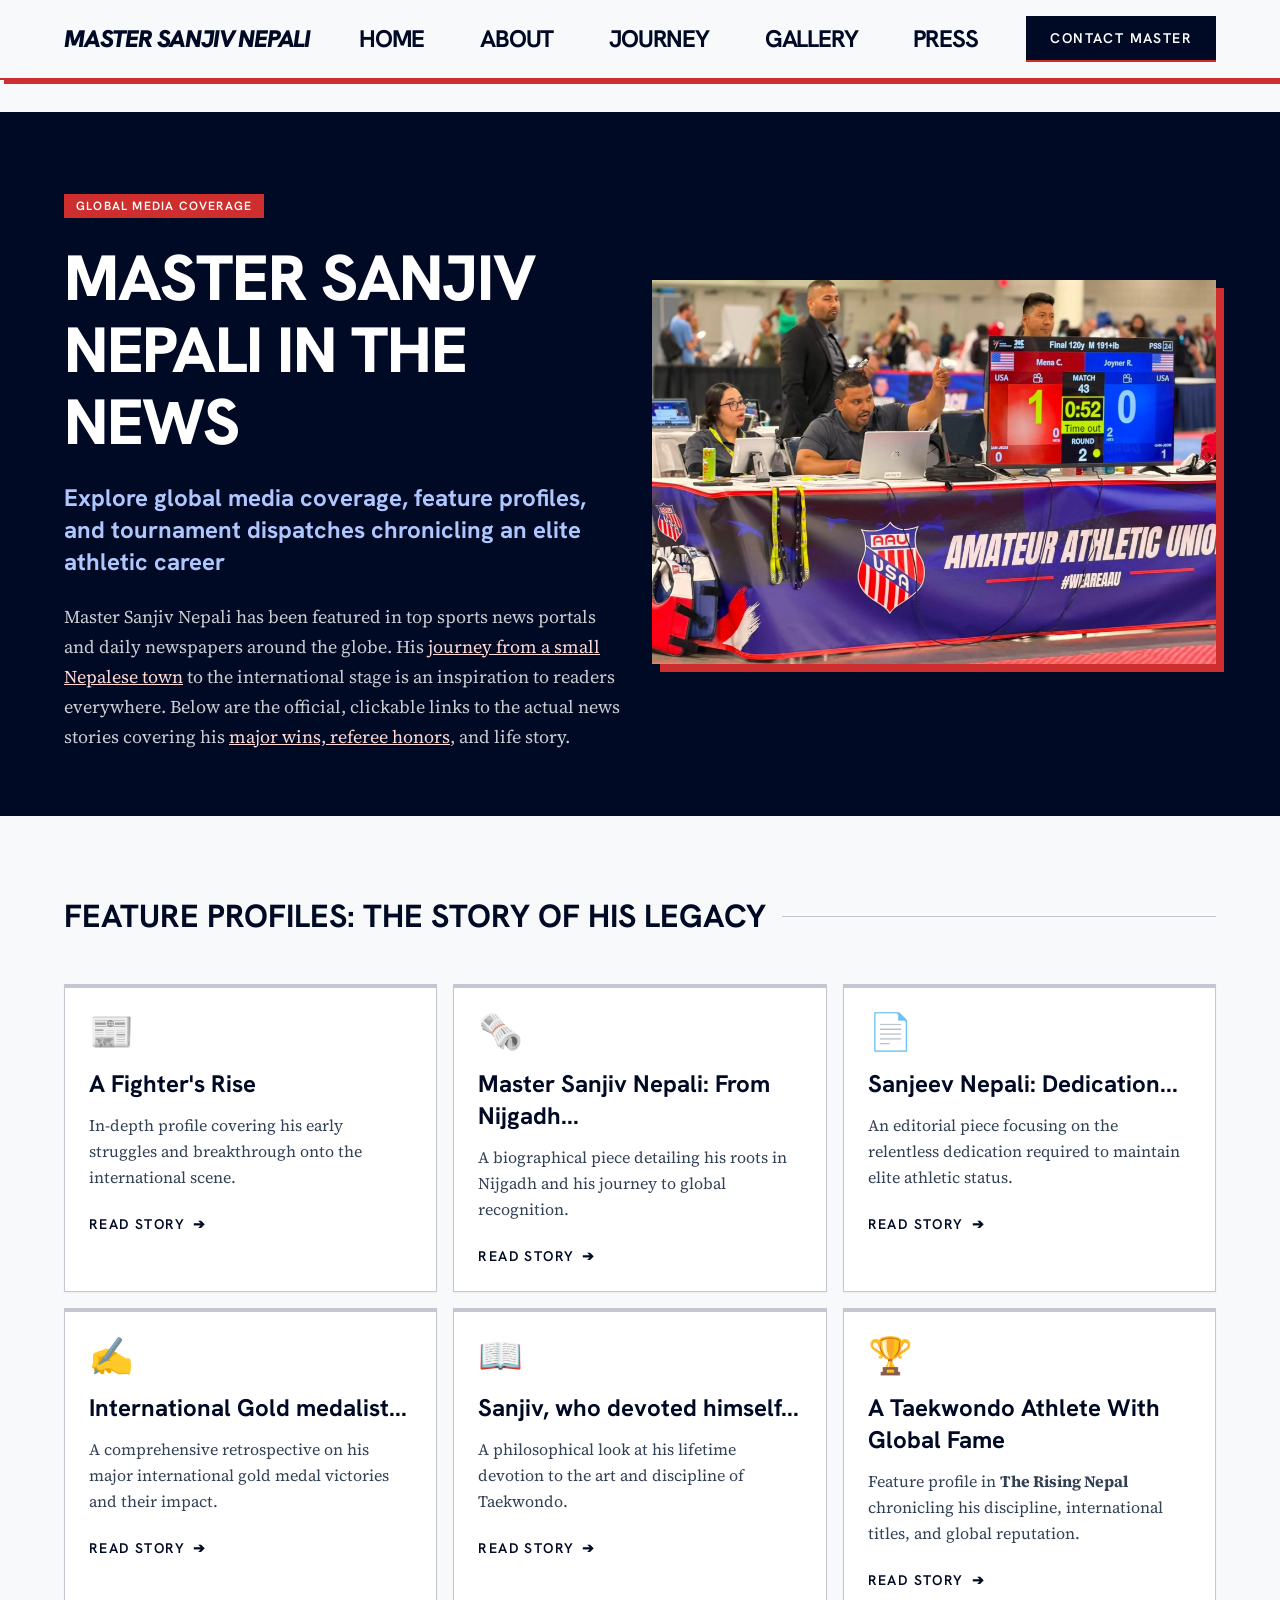
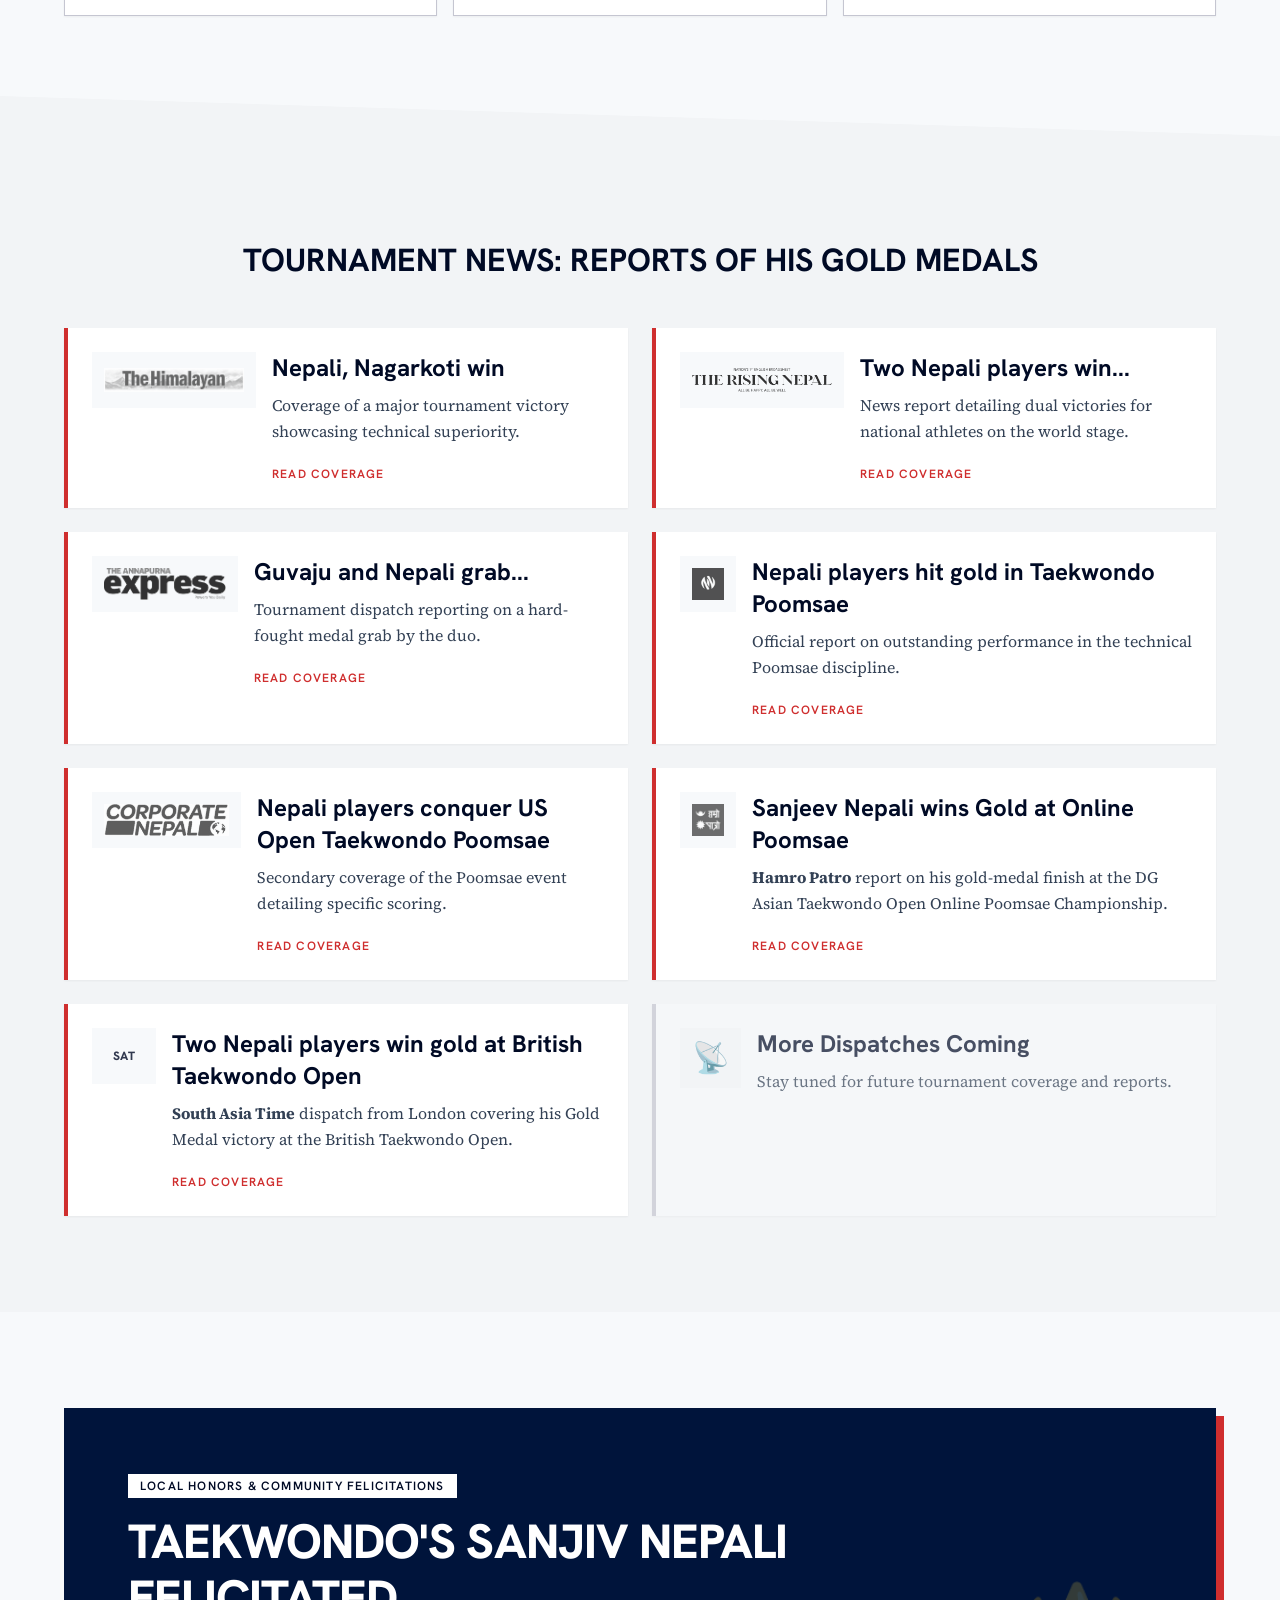
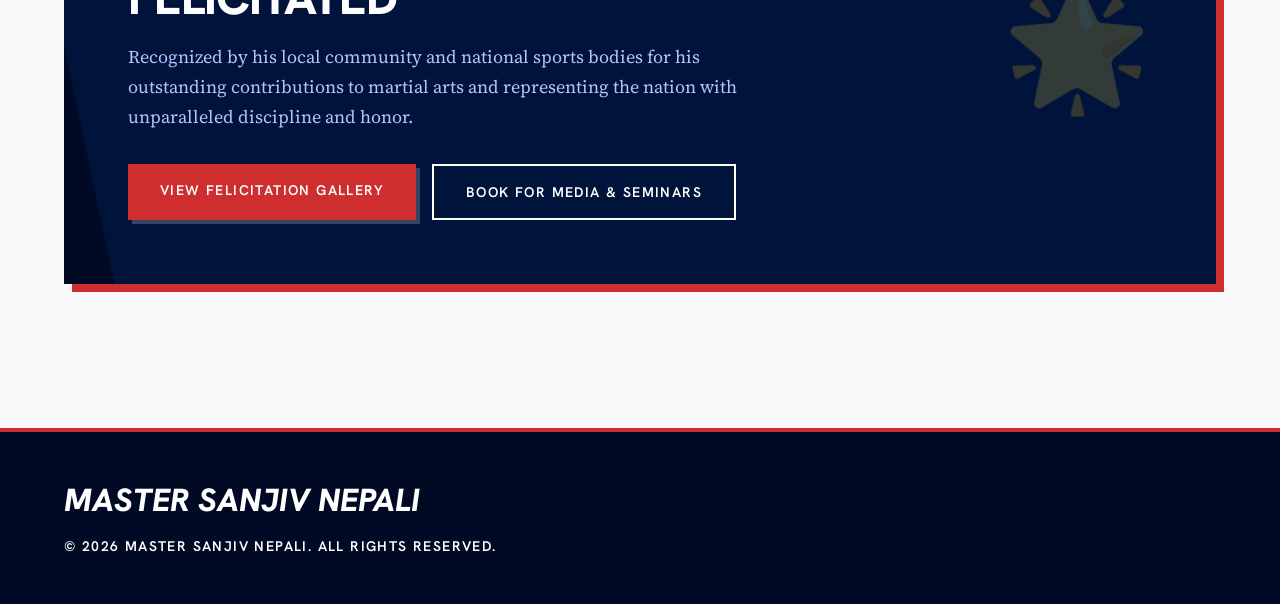
<file: press/index.html>
<!DOCTYPE html>
<html lang="en-US" class="light" style="scroll-behavior: smooth;">
<head>
    <meta charset="UTF-8">
    <meta name="viewport" content="width=device-width, initial-scale=1.0">
    <title>Press & News Coverage | Master Sanjiv Nepali in Media</title>
    <meta name="description" content="Read national and international press coverage, news features, and media articles celebrating Master Sanjiv Nepali's achievements in martial arts.">
    <link rel="canonical" href="https://sanjivnepali.com/press/">
    <meta name="robots" content="index, follow, max-snippet:-1, max-image-preview:large, max-video-preview:-1">

    <!-- Fonts -->
    <link rel="preconnect" href="https://fonts.googleapis.com">
    <link rel="preconnect" href="https://fonts.gstatic.com" crossorigin>
    <link rel="preload" as="style" href="https://fonts.googleapis.com/css2?family=Hanken+Grotesk:wght@600;700;800&family=Source+Serif+4:wght@400;600&display=swap" onload="this.onload=null;this.rel='stylesheet'">
    <noscript><link href="https://fonts.googleapis.com/css2?family=Hanken+Grotesk:wght@600;700;800&family=Source+Serif+4:wght@400;600&display=swap" rel="stylesheet"></noscript>

    <!-- CSS -->
    <style>*,:after,:before{--tw-border-spacing-x:0;--tw-border-spacing-y:0;--tw-translate-x:0;--tw-translate-y:0;--tw-rotate:0;--tw-skew-x:0;--tw-skew-y:0;--tw-scale-x:1;--tw-scale-y:1;--tw-pan-x: ;--tw-pan-y: ;--tw-pinch-zoom: ;--tw-scroll-snap-strictness:proximity;--tw-gradient-from-position: ;--tw-gradient-via-position: ;--tw-gradient-to-position: ;--tw-ordinal: ;--tw-slashed-zero: ;--tw-numeric-figure: ;--tw-numeric-spacing: ;--tw-numeric-fraction: ;--tw-ring-inset: ;--tw-ring-offset-width:0px;--tw-ring-offset-color:#fff;--tw-ring-color:rgba(59,130,246,.5);--tw-ring-offset-shadow:0 0 #0000;--tw-ring-shadow:0 0 #0000;--tw-shadow:0 0 #0000;--tw-shadow-colored:0 0 #0000;--tw-blur: ;--tw-brightness: ;--tw-contrast: ;--tw-grayscale: ;--tw-hue-rotate: ;--tw-invert: ;--tw-saturate: ;--tw-sepia: ;--tw-drop-shadow: ;--tw-backdrop-blur: ;--tw-backdrop-brightness: ;--tw-backdrop-contrast: ;--tw-backdrop-grayscale: ;--tw-backdrop-hue-rotate: ;--tw-backdrop-invert: ;--tw-backdrop-opacity: ;--tw-backdrop-saturate: ;--tw-backdrop-sepia: ;--tw-contain-size: ;--tw-contain-layout: ;--tw-contain-paint: ;--tw-contain-style: }::backdrop{--tw-border-spacing-x:0;--tw-border-spacing-y:0;--tw-translate-x:0;--tw-translate-y:0;--tw-rotate:0;--tw-skew-x:0;--tw-skew-y:0;--tw-scale-x:1;--tw-scale-y:1;--tw-pan-x: ;--tw-pan-y: ;--tw-pinch-zoom: ;--tw-scroll-snap-strictness:proximity;--tw-gradient-from-position: ;--tw-gradient-via-position: ;--tw-gradient-to-position: ;--tw-ordinal: ;--tw-slashed-zero: ;--tw-numeric-figure: ;--tw-numeric-spacing: ;--tw-numeric-fraction: ;--tw-ring-inset: ;--tw-ring-offset-width:0px;--tw-ring-offset-color:#fff;--tw-ring-color:rgba(59,130,246,.5);--tw-ring-offset-shadow:0 0 #0000;--tw-ring-shadow:0 0 #0000;--tw-shadow:0 0 #0000;--tw-shadow-colored:0 0 #0000;--tw-blur: ;--tw-brightness: ;--tw-contrast: ;--tw-grayscale: ;--tw-hue-rotate: ;--tw-invert: ;--tw-saturate: ;--tw-sepia: ;--tw-drop-shadow: ;--tw-backdrop-blur: ;--tw-backdrop-brightness: ;--tw-backdrop-contrast: ;--tw-backdrop-grayscale: ;--tw-backdrop-hue-rotate: ;--tw-backdrop-invert: ;--tw-backdrop-opacity: ;--tw-backdrop-saturate: ;--tw-backdrop-sepia: ;--tw-contain-size: ;--tw-contain-layout: ;--tw-contain-paint: ;--tw-contain-style: }/*! tailwindcss v3.4.19 | MIT License | https://tailwindcss.com*/*,:after,:before{box-sizing:border-box;border:0 solid #e5e7eb}:after,:before{--tw-content:""}:host,html{line-height:1.5;-webkit-text-size-adjust:100%;-moz-tab-size:4;-o-tab-size:4;tab-size:4;font-family:ui-sans-serif,system-ui,sans-serif,Apple Color Emoji,Segoe UI Emoji,Segoe UI Symbol,Noto Color Emoji;font-feature-settings:normal;font-variation-settings:normal;-webkit-tap-highlight-color:transparent}body{margin:0;line-height:inherit}hr{height:0;color:inherit;border-top-width:1px}abbr:where([title]){-webkit-text-decoration:underline dotted;text-decoration:underline dotted}h1,h2,h3,h4,h5,h6{font-size:inherit;font-weight:inherit}a{color:inherit;text-decoration:inherit}b,strong{font-weight:bolder}code,kbd,pre,samp{font-family:ui-monospace,SFMono-Regular,Menlo,Monaco,Consolas,Liberation Mono,Courier New,monospace;font-feature-settings:normal;font-variation-settings:normal;font-size:1em}small{font-size:80%}sub,sup{font-size:75%;line-height:0;position:relative;vertical-align:baseline}sub{bottom:-.25em}sup{top:-.5em}table{text-indent:0;border-color:inherit;border-collapse:collapse}button,input,optgroup,select,textarea{font-family:inherit;font-feature-settings:inherit;font-variation-settings:inherit;font-size:100%;font-weight:inherit;line-height:inherit;letter-spacing:inherit;color:inherit;margin:0;padding:0}button,select{text-transform:none}button,input:where([type=button]),input:where([type=reset]),input:where([type=submit]){-webkit-appearance:button;background-color:transparent;background-image:none}:-moz-focusring{outline:auto}:-moz-ui-invalid{box-shadow:none}progress{vertical-align:baseline}::-webkit-inner-spin-button,::-webkit-outer-spin-button{height:auto}[type=search]{-webkit-appearance:textfield;outline-offset:-2px}::-webkit-search-decoration{-webkit-appearance:none}::-webkit-file-upload-button{-webkit-appearance:button;font:inherit}summary{display:list-item}blockquote,dd,dl,figure,h1,h2,h3,h4,h5,h6,hr,p,pre{margin:0}fieldset{margin:0}fieldset,legend{padding:0}menu,ol,ul{list-style:none;margin:0;padding:0}dialog{padding:0}textarea{resize:vertical}input::-moz-placeholder,textarea::-moz-placeholder{opacity:1;color:#9ca3af}input::placeholder,textarea::placeholder{opacity:1;color:#9ca3af}[role=button],button{cursor:pointer}:disabled{cursor:default}audio,canvas,embed,iframe,img,object,svg,video{display:block;vertical-align:middle}img,video{max-width:100%;height:auto}[hidden]:where(:not([hidden=until-found])){display:none}.container{width:100%}@media (min-width:640px){.container{max-width:640px}}@media (min-width:768px){.container{max-width:768px}}@media (min-width:1024px){.container{max-width:1024px}}@media (min-width:1280px){.container{max-width:1280px}}@media (min-width:1536px){.container{max-width:1536px}}.pointer-events-none{pointer-events:none}.fixed{position:fixed}.absolute{position:absolute}.relative{position:relative}.-inset-4{inset:-1rem}.inset-0{inset:0}.bottom-0{bottom:0}.bottom-4{bottom:1rem}.left-0{left:0}.left-4{left:1rem}.right-0{right:0}.top-0{top:0}.top-1\.5{top:.375rem}.top-2{top:.5rem}.top-4{top:1rem}.-z-10{z-index:-10}.z-0{z-index:0}.z-10{z-index:10}.z-20{z-index:20}.z-50{z-index:50}.order-1{order:1}.order-2{order:2}.order-3{order:3}.col-span-full{grid-column:1/-1}.mx-auto{margin-left:auto;margin-right:auto}.-mt-12{margin-top:-3rem}.-mt-16{margin-top:-4rem}.mb-1{margin-bottom:.25rem}.mb-12{margin-bottom:3rem}.mb-16{margin-bottom:4rem}.mb-2{margin-bottom:.5rem}.mb-20{margin-bottom:5rem}.mb-3{margin-bottom:.75rem}.mb-4{margin-bottom:1rem}.mb-6{margin-bottom:1.5rem}.mb-8{margin-bottom:2rem}.ml-2{margin-left:.5rem}.ml-4{margin-left:1rem}.ml-6{margin-left:1.5rem}.mr-3{margin-right:.75rem}.mt-1{margin-top:.25rem}.mt-12{margin-top:3rem}.mt-16{margin-top:4rem}.mt-2{margin-top:.5rem}.mt-3{margin-top:.75rem}.mt-4{margin-top:1rem}.mt-6{margin-top:1.5rem}.mt-8{margin-top:2rem}.block{display:block}.inline-block{display:inline-block}.flex{display:flex}.inline-flex{display:inline-flex}.grid{display:grid}.hidden{display:none}.aspect-\[4\/3\]{aspect-ratio:4/3}.aspect-\[4\/5\]{aspect-ratio:4/5}.aspect-video{aspect-ratio:16/9}.h-1{height:.25rem}.h-12{height:3rem}.h-16{height:4rem}.h-2{height:.5rem}.h-3{height:.75rem}.h-64{height:16rem}.h-8{height:2rem}.h-96{height:24rem}.h-\[500px\]{height:500px}.h-auto{height:auto}.h-full{height:100%}.h-px{height:1px}.min-h-\[60vh\]{min-height:60vh}.min-h-\[921px\]{min-height:921px}.w-1\/2{width:50%}.w-1\/3{width:33.333333%}.w-12{width:3rem}.w-16{width:4rem}.w-24{width:6rem}.w-3{width:.75rem}.w-8{width:2rem}.w-auto{width:auto}.w-full{width:100%}.max-w-2xl{max-width:42rem}.max-w-3xl{max-width:48rem}.max-w-4xl{max-width:56rem}.max-w-7xl{max-width:80rem}.max-w-container-max{max-width:1280px}.max-w-md{max-width:28rem}.max-w-xl{max-width:36rem}.flex-shrink-0,.shrink-0{flex-shrink:0}.flex-grow{flex-grow:1}.origin-left{transform-origin:left}.-translate-y-8{--tw-translate-y:-2rem}.-translate-y-8,.translate-x-1\/2{transform:translate(var(--tw-translate-x),var(--tw-translate-y)) rotate(var(--tw-rotate)) skewX(var(--tw-skew-x)) skewY(var(--tw-skew-y)) scaleX(var(--tw-scale-x)) scaleY(var(--tw-scale-y))}.translate-x-1\/2{--tw-translate-x:50%}.translate-x-1\/4{--tw-translate-x:25%}.translate-x-1\/4,.translate-x-4{transform:translate(var(--tw-translate-x),var(--tw-translate-y)) rotate(var(--tw-rotate)) skewX(var(--tw-skew-x)) skewY(var(--tw-skew-y)) scaleX(var(--tw-scale-x)) scaleY(var(--tw-scale-y))}.translate-x-4{--tw-translate-x:1rem}.translate-x-8{--tw-translate-x:2rem}.translate-x-8,.translate-y-0{transform:translate(var(--tw-translate-x),var(--tw-translate-y)) rotate(var(--tw-rotate)) skewX(var(--tw-skew-x)) skewY(var(--tw-skew-y)) scaleX(var(--tw-scale-x)) scaleY(var(--tw-scale-y))}.translate-y-0{--tw-translate-y:0px}.translate-y-4{--tw-translate-y:1rem}.translate-y-4,.translate-y-8{transform:translate(var(--tw-translate-x),var(--tw-translate-y)) rotate(var(--tw-rotate)) skewX(var(--tw-skew-x)) skewY(var(--tw-skew-y)) scaleX(var(--tw-scale-x)) scaleY(var(--tw-scale-y))}.translate-y-8{--tw-translate-y:2rem}.-rotate-3{--tw-rotate:-3deg}.-rotate-3,.rotate-45{transform:translate(var(--tw-translate-x),var(--tw-translate-y)) rotate(var(--tw-rotate)) skewX(var(--tw-skew-x)) skewY(var(--tw-skew-y)) scaleX(var(--tw-scale-x)) scaleY(var(--tw-scale-y))}.rotate-45{--tw-rotate:45deg}.-skew-x-12{--tw-skew-x:-12deg}.-skew-x-12,.skew-x-12{transform:translate(var(--tw-translate-x),var(--tw-translate-y)) rotate(var(--tw-rotate)) skewX(var(--tw-skew-x)) skewY(var(--tw-skew-y)) scaleX(var(--tw-scale-x)) scaleY(var(--tw-scale-y))}.skew-x-12{--tw-skew-x:12deg}.skew-x-\[-6deg\]{--tw-skew-x:-6deg}.scale-150,.skew-x-\[-6deg\]{transform:translate(var(--tw-translate-x),var(--tw-translate-y)) rotate(var(--tw-rotate)) skewX(var(--tw-skew-x)) skewY(var(--tw-skew-y)) scaleX(var(--tw-scale-x)) scaleY(var(--tw-scale-y))}.scale-150{--tw-scale-x:1.5;--tw-scale-y:1.5}.transform{transform:translate(var(--tw-translate-x),var(--tw-translate-y)) rotate(var(--tw-rotate)) skewX(var(--tw-skew-x)) skewY(var(--tw-skew-y)) scaleX(var(--tw-scale-x)) scaleY(var(--tw-scale-y))}.cursor-pointer{cursor:pointer}.list-outside{list-style-position:outside}.list-disc{list-style-type:disc}.list-none{list-style-type:none}.auto-rows-\[300px\]{grid-auto-rows:300px}.grid-cols-1{grid-template-columns:repeat(1,minmax(0,1fr))}.grid-cols-2{grid-template-columns:repeat(2,minmax(0,1fr))}.flex-col{flex-direction:column}.flex-wrap{flex-wrap:wrap}.items-start{align-items:flex-start}.items-end{align-items:flex-end}.items-center{align-items:center}.justify-end{justify-content:flex-end}.justify-center{justify-content:center}.justify-between{justify-content:space-between}.gap-12{gap:3rem}.gap-16{gap:4rem}.gap-2{gap:.5rem}.gap-3{gap:.75rem}.gap-4{gap:1rem}.gap-6{gap:1.5rem}.gap-8{gap:2rem}.gap-gutter{gap:24px}.space-y-4>:not([hidden])~:not([hidden]){--tw-space-y-reverse:0;margin-top:calc(1rem*(1 - var(--tw-space-y-reverse)));margin-bottom:calc(1rem*var(--tw-space-y-reverse))}.space-y-6>:not([hidden])~:not([hidden]){--tw-space-y-reverse:0;margin-top:calc(1.5rem*(1 - var(--tw-space-y-reverse)));margin-bottom:calc(1.5rem*var(--tw-space-y-reverse))}.space-y-8>:not([hidden])~:not([hidden]){--tw-space-y-reverse:0;margin-top:calc(2rem*(1 - var(--tw-space-y-reverse)));margin-bottom:calc(2rem*var(--tw-space-y-reverse))}.overflow-hidden{overflow:hidden}.rounded-full{border-radius:9999px}.rounded-sm{border-radius:.125rem}.border{border-width:1px}.border-2{border-width:2px}.border-4{border-width:4px}.border-y{border-top-width:1px}.border-b,.border-y{border-bottom-width:1px}.border-b-2{border-bottom-width:2px}.border-b-4{border-bottom-width:4px}.border-l-4{border-left-width:4px}.border-l-8{border-left-width:8px}.border-t{border-top-width:1px}.border-t-4{border-top-width:4px}.border-deep-navy{--tw-border-opacity:1;border-color:rgb(0 31 82/var(--tw-border-opacity,1))}.border-national-crimson{--tw-border-opacity:1;border-color:rgb(207 46 46/var(--tw-border-opacity,1))}.border-outline-variant{--tw-border-opacity:1;border-color:rgb(197 198 209/var(--tw-border-opacity,1))}.border-primary{--tw-border-opacity:1;border-color:rgb(0 10 37/var(--tw-border-opacity,1))}.border-secondary{--tw-border-opacity:1;border-color:rgb(181 25 31/var(--tw-border-opacity,1))}.border-secondary\/30{border-color:rgba(181,25,31,.3)}.border-slate-200{--tw-border-opacity:1;border-color:rgb(226 232 240/var(--tw-border-opacity,1))}.border-slate-300{--tw-border-opacity:1;border-color:rgb(203 213 225/var(--tw-border-opacity,1))}.border-surface-variant{--tw-border-opacity:1;border-color:rgb(224 227 229/var(--tw-border-opacity,1))}.border-transparent{border-color:transparent}.border-white{--tw-border-opacity:1;border-color:rgb(255 255 255/var(--tw-border-opacity,1))}.bg-background{--tw-bg-opacity:1;background-color:rgb(247 249 251/var(--tw-bg-opacity,1))}.bg-deep-navy{--tw-bg-opacity:1;background-color:rgb(0 31 82/var(--tw-bg-opacity,1))}.bg-national-crimson{--tw-bg-opacity:1;background-color:rgb(207 46 46/var(--tw-bg-opacity,1))}.bg-on-primary-container{--tw-bg-opacity:1;background-color:rgb(114 136 193/var(--tw-bg-opacity,1))}.bg-outline-variant{--tw-bg-opacity:1;background-color:rgb(197 198 209/var(--tw-bg-opacity,1))}.bg-primary{--tw-bg-opacity:1;background-color:rgb(0 10 37/var(--tw-bg-opacity,1))}.bg-primary\/40{background-color:rgba(0,10,37,.4)}.bg-secondary{--tw-bg-opacity:1;background-color:rgb(181 25 31/var(--tw-bg-opacity,1))}.bg-slate-200{--tw-bg-opacity:1;background-color:rgb(226 232 240/var(--tw-bg-opacity,1))}.bg-surface,.bg-surface-bright{--tw-bg-opacity:1;background-color:rgb(247 249 251/var(--tw-bg-opacity,1))}.bg-surface-container{--tw-bg-opacity:1;background-color:rgb(236 238 240/var(--tw-bg-opacity,1))}.bg-surface-container-high{--tw-bg-opacity:1;background-color:rgb(230 232 234/var(--tw-bg-opacity,1))}.bg-surface-container-highest{--tw-bg-opacity:1;background-color:rgb(224 227 229/var(--tw-bg-opacity,1))}.bg-surface-container-low{--tw-bg-opacity:1;background-color:rgb(242 244 246/var(--tw-bg-opacity,1))}.bg-surface-dim{--tw-bg-opacity:1;background-color:rgb(216 218 220/var(--tw-bg-opacity,1))}.bg-surface-variant{--tw-bg-opacity:1;background-color:rgb(224 227 229/var(--tw-bg-opacity,1))}.bg-surface\/90{background-color:rgba(247,249,251,.9)}.bg-transparent{background-color:transparent}.bg-white{--tw-bg-opacity:1;background-color:rgb(255 255 255/var(--tw-bg-opacity,1))}.bg-gradient-to-r{background-image:linear-gradient(to right,var(--tw-gradient-stops))}.bg-gradient-to-t{background-image:linear-gradient(to top,var(--tw-gradient-stops))}.from-primary{--tw-gradient-from:#000a25 var(--tw-gradient-from-position);--tw-gradient-to:rgba(0,10,37,0) var(--tw-gradient-to-position);--tw-gradient-stops:var(--tw-gradient-from),var(--tw-gradient-to)}.from-surface{--tw-gradient-from:#f7f9fb var(--tw-gradient-from-position);--tw-gradient-to:rgba(247,249,251,0) var(--tw-gradient-to-position);--tw-gradient-stops:var(--tw-gradient-from),var(--tw-gradient-to)}.via-surface\/80{--tw-gradient-to:rgba(247,249,251,0) var(--tw-gradient-to-position);--tw-gradient-stops:var(--tw-gradient-from),rgba(247,249,251,.8) var(--tw-gradient-via-position),var(--tw-gradient-to)}.to-transparent{--tw-gradient-to:transparent var(--tw-gradient-to-position)}.bg-cover{background-size:cover}.bg-center{background-position:50%}.bg-no-repeat{background-repeat:no-repeat}.object-contain{-o-object-fit:contain;object-fit:contain}.object-cover{-o-object-fit:cover;object-fit:cover}.p-12{padding:3rem}.p-3{padding:.75rem}.p-4{padding:1rem}.p-6{padding:1.5rem}.p-8{padding:2rem}.px-10{padding-left:2.5rem;padding-right:2.5rem}.px-2{padding-left:.5rem;padding-right:.5rem}.px-3{padding-left:.75rem;padding-right:.75rem}.px-4{padding-left:1rem;padding-right:1rem}.px-6{padding-left:1.5rem;padding-right:1.5rem}.px-8{padding-left:2rem;padding-right:2rem}.px-margin-desktop{padding-left:64px;padding-right:64px}.px-margin-mobile{padding-left:20px;padding-right:20px}.py-1{padding-top:.25rem;padding-bottom:.25rem}.py-12{padding-top:3rem;padding-bottom:3rem}.py-16{padding-top:4rem;padding-bottom:4rem}.py-2{padding-top:.5rem;padding-bottom:.5rem}.py-20{padding-top:5rem;padding-bottom:5rem}.py-24{padding-top:6rem;padding-bottom:6rem}.py-3{padding-top:.75rem;padding-bottom:.75rem}.py-4{padding-top:1rem;padding-bottom:1rem}.py-5{padding-top:1.25rem;padding-bottom:1.25rem}.pb-1{padding-bottom:.25rem}.pb-12{padding-bottom:3rem}.pb-16{padding-bottom:4rem}.pb-2{padding-bottom:.5rem}.pb-24{padding-bottom:6rem}.pb-32{padding-bottom:8rem}.pb-4{padding-bottom:1rem}.pb-6{padding-bottom:1.5rem}.pl-4{padding-left:1rem}.pl-6{padding-left:1.5rem}.pl-margin-desktop{padding-left:64px}.pt-12{padding-top:3rem}.pt-16{padding-top:4rem}.pt-20{padding-top:5rem}.pt-24{padding-top:6rem}.pt-32{padding-top:8rem}.pt-4{padding-top:1rem}.pt-6{padding-top:1.5rem}.pt-\[80px\]{padding-top:80px}.text-left{text-align:left}.text-center{text-align:center}.font-body-lg,.font-body-md{font-family:"Source Serif 4"}.font-headline-lg,.font-headline-lg-mobile,.font-headline-md,.font-headline-sm,.font-headline-xl,.font-label-lg,.font-label-sm{font-family:Hanken Grotesk}.font-sans{font-family:ui-sans-serif,system-ui,sans-serif,Apple Color Emoji,Segoe UI Emoji,Segoe UI Symbol,Noto Color Emoji}.font-serif{font-family:ui-serif,Georgia,Cambria,Times New Roman,Times,serif}.text-2xl{font-size:1.5rem;line-height:2rem}.text-3xl{font-size:1.875rem;line-height:2.25rem}.text-4xl{font-size:2.25rem;line-height:2.5rem}.text-5xl{font-size:3rem;line-height:1}.text-6xl{font-size:3.75rem;line-height:1}.text-\[120px\]{font-size:120px}.text-base{font-size:1rem;line-height:1.5rem}.text-body-lg{font-size:18px;line-height:30px;font-weight:400}.text-body-md{font-size:16px;line-height:26px;font-weight:400}.text-headline-lg{font-size:48px;line-height:56px;letter-spacing:-.02em;font-weight:800}.text-headline-lg-mobile{font-size:36px;line-height:44px;font-weight:800}.text-headline-md{font-size:32px;line-height:40px;font-weight:700}.text-headline-sm{font-size:24px;line-height:32px;font-weight:700}.text-headline-xl{font-size:64px;line-height:72px;letter-spacing:-.02em;font-weight:800}.text-label-lg{font-size:14px;line-height:20px;letter-spacing:.05em;font-weight:600}.text-label-sm{font-size:12px;line-height:16px;font-weight:600}.text-lg{font-size:1.125rem;line-height:1.75rem}.text-sm{font-size:.875rem;line-height:1.25rem}.text-xl{font-size:1.25rem;line-height:1.75rem}.text-xs{font-size:.75rem;line-height:1rem}.font-black{font-weight:900}.font-bold{font-weight:700}.font-extrabold{font-weight:800}.font-semibold{font-weight:600}.uppercase{text-transform:uppercase}.italic{font-style:italic}.leading-relaxed{line-height:1.625}.leading-tight{line-height:1.25}.tracking-tight{letter-spacing:-.025em}.tracking-tighter{letter-spacing:-.05em}.tracking-wider{letter-spacing:.05em}.tracking-widest{letter-spacing:.1em}.text-deep-navy{--tw-text-opacity:1;color:rgb(0 31 82/var(--tw-text-opacity,1))}.text-inverse-primary{--tw-text-opacity:1;color:rgb(176 198 255/var(--tw-text-opacity,1))}.text-national-crimson{--tw-text-opacity:1;color:rgb(207 46 46/var(--tw-text-opacity,1))}.text-on-background{--tw-text-opacity:1;color:rgb(25 28 30/var(--tw-text-opacity,1))}.text-on-primary,.text-on-secondary{--tw-text-opacity:1;color:rgb(255 255 255/var(--tw-text-opacity,1))}.text-on-surface{--tw-text-opacity:1;color:rgb(25 28 30/var(--tw-text-opacity,1))}.text-on-surface-variant{--tw-text-opacity:1;color:rgb(68 70 79/var(--tw-text-opacity,1))}.text-primary{--tw-text-opacity:1;color:rgb(0 10 37/var(--tw-text-opacity,1))}.text-secondary{--tw-text-opacity:1;color:rgb(181 25 31/var(--tw-text-opacity,1))}.text-secondary-fixed{--tw-text-opacity:1;color:rgb(255 218 214/var(--tw-text-opacity,1))}.text-slate-400{--tw-text-opacity:1;color:rgb(148 163 184/var(--tw-text-opacity,1))}.text-slate-text{--tw-text-opacity:1;color:rgb(51 65 85/var(--tw-text-opacity,1))}.text-surface-variant{--tw-text-opacity:1;color:rgb(224 227 229/var(--tw-text-opacity,1))}.text-surface-variant\/70{color:hsla(204,9%,89%,.7)}.text-surface-variant\/80{color:hsla(204,9%,89%,.8)}.text-surface-variant\/90{color:hsla(204,9%,89%,.9)}.text-white{--tw-text-opacity:1;color:rgb(255 255 255/var(--tw-text-opacity,1))}.underline{text-decoration-line:underline}.decoration-secondary-fixed\/30{text-decoration-color:hsla(6,100%,92%,.3)}.antialiased{-webkit-font-smoothing:antialiased;-moz-osx-font-smoothing:grayscale}.opacity-0{opacity:0}.opacity-10{opacity:.1}.opacity-100{opacity:1}.opacity-20{opacity:.2}.opacity-30{opacity:.3}.opacity-40{opacity:.4}.opacity-50{opacity:.5}.opacity-60{opacity:.6}.opacity-70{opacity:.7}.opacity-80{opacity:.8}.opacity-90{opacity:.9}.mix-blend-multiply{mix-blend-mode:multiply}.mix-blend-overlay{mix-blend-mode:overlay}.shadow-\[4px_4px_0px_0px_rgba\(181\2c 25\2c 31\2c 1\)\]{--tw-shadow:4px 4px 0px 0px #b5191f;--tw-shadow-colored:4px 4px 0px 0px var(--tw-shadow-color);box-shadow:var(--tw-ring-offset-shadow,0 0 #0000),var(--tw-ring-shadow,0 0 #0000),var(--tw-shadow)}.shadow-\[4px_4px_0px_0px_rgba\(207\2c 46\2c 46\2c 1\)\]{--tw-shadow:4px 4px 0px 0px #cf2e2e;--tw-shadow-colored:4px 4px 0px 0px var(--tw-shadow-color);box-shadow:var(--tw-ring-offset-shadow,0 0 #0000),var(--tw-ring-shadow,0 0 #0000),var(--tw-shadow)}.shadow-\[4px_4px_0px_0px_rgba\(255\2c 255\2c 255\2c 0\.2\)\]{--tw-shadow:4px 4px 0px 0px hsla(0,0%,100%,.2);--tw-shadow-colored:4px 4px 0px 0px var(--tw-shadow-color);box-shadow:var(--tw-ring-offset-shadow,0 0 #0000),var(--tw-ring-shadow,0 0 #0000),var(--tw-shadow)}.shadow-\[8px_8px_0px_0px_rgba\(207\2c 46\2c 46\2c 1\)\]{--tw-shadow:8px 8px 0px 0px #cf2e2e;--tw-shadow-colored:8px 8px 0px 0px var(--tw-shadow-color)}.shadow-\[8px_8px_0px_0px_rgba\(207\2c 46\2c 46\2c 1\)\],.shadow-lg{box-shadow:var(--tw-ring-offset-shadow,0 0 #0000),var(--tw-ring-shadow,0 0 #0000),var(--tw-shadow)}.shadow-lg{--tw-shadow:0 10px 15px -3px rgba(0,0,0,.1),0 4px 6px -4px rgba(0,0,0,.1);--tw-shadow-colored:0 10px 15px -3px var(--tw-shadow-color),0 4px 6px -4px var(--tw-shadow-color)}.shadow-sm{--tw-shadow:0 1px 2px 0 rgba(0,0,0,.05);--tw-shadow-colored:0 1px 2px 0 var(--tw-shadow-color);box-shadow:var(--tw-ring-offset-shadow,0 0 #0000),var(--tw-ring-shadow,0 0 #0000),var(--tw-shadow)}.outline-none{outline:2px solid transparent;outline-offset:2px}.contrast-125{--tw-contrast:contrast(1.25)}.contrast-125,.grayscale{filter:var(--tw-blur) var(--tw-brightness) var(--tw-contrast) var(--tw-grayscale) var(--tw-hue-rotate) var(--tw-invert) var(--tw-saturate) var(--tw-sepia) var(--tw-drop-shadow)}.grayscale{--tw-grayscale:grayscale(100%)}.backdrop-blur-md{--tw-backdrop-blur:blur(12px)}.backdrop-blur-md,.backdrop-blur-sm{-webkit-backdrop-filter:var(--tw-backdrop-blur) var(--tw-backdrop-brightness) var(--tw-backdrop-contrast) var(--tw-backdrop-grayscale) var(--tw-backdrop-hue-rotate) var(--tw-backdrop-invert) var(--tw-backdrop-opacity) var(--tw-backdrop-saturate) var(--tw-backdrop-sepia);backdrop-filter:var(--tw-backdrop-blur) var(--tw-backdrop-brightness) var(--tw-backdrop-contrast) var(--tw-backdrop-grayscale) var(--tw-backdrop-hue-rotate) var(--tw-backdrop-invert) var(--tw-backdrop-opacity) var(--tw-backdrop-saturate) var(--tw-backdrop-sepia)}.backdrop-blur-sm{--tw-backdrop-blur:blur(4px)}.transition{transition-property:color,background-color,border-color,text-decoration-color,fill,stroke,opacity,box-shadow,transform,filter,-webkit-backdrop-filter;transition-property:color,background-color,border-color,text-decoration-color,fill,stroke,opacity,box-shadow,transform,filter,backdrop-filter;transition-property:color,background-color,border-color,text-decoration-color,fill,stroke,opacity,box-shadow,transform,filter,backdrop-filter,-webkit-backdrop-filter;transition-timing-function:cubic-bezier(.4,0,.2,1);transition-duration:.15s}.transition-all{transition-property:all;transition-timing-function:cubic-bezier(.4,0,.2,1);transition-duration:.15s}.transition-colors{transition-property:color,background-color,border-color,text-decoration-color,fill,stroke;transition-timing-function:cubic-bezier(.4,0,.2,1);transition-duration:.15s}.transition-opacity{transition-property:opacity;transition-timing-function:cubic-bezier(.4,0,.2,1);transition-duration:.15s}.transition-shadow{transition-property:box-shadow;transition-timing-function:cubic-bezier(.4,0,.2,1);transition-duration:.15s}.transition-transform{transition-property:transform;transition-timing-function:cubic-bezier(.4,0,.2,1);transition-duration:.15s}.duration-200{transition-duration:.2s}.duration-300{transition-duration:.3s}.duration-500{transition-duration:.5s}.duration-700{transition-duration:.7s}.duration-75{transition-duration:75ms}.ease-out{transition-timing-function:cubic-bezier(0,0,.2,1)}.clip-beveled{clip-path:polygon(10px 0,10px 0,100% 0,100% calc(100% - 10px),calc(100% - 10px) 100%,0 100%,0 100%,0 10px)}.clip-diagonal{clip-path:polygon(0 0,100% 0,100% 100%,0 calc(100% - 4vw))}.clip-diagonal-reverse{clip-path:polygon(0 4vw,100% 0,100% 100%,0 100%)}.kinetic-shift{transform:skewY(-2deg)}.kinetic-unshift{transform:skewY(2deg)}.clip-path-card{clip-path:polygon(0 0,100% 0,100% calc(100% - 20px),calc(100% - 20px) 100%,0 100%)}.clip-path-slant-top{clip-path:polygon(0 4vw,100% 0,100% 100%,0 100%)}.clip-path-slant-bottom{clip-path:polygon(0 0,100% 0,100% calc(100% - 4vw),0 100%)}.kinetic-bg{background:linear-gradient(105deg,var(--tw-colors-primary) 0,var(--tw-colors-primary) 55%,var(--tw-colors-deep-navy) 55%,var(--tw-colors-deep-navy) 100%)}.strike-accent{position:relative}.strike-accent:after{content:"";position:absolute;top:-10px;right:-10px;width:30px;height:30px;background-color:var(--tw-colors-secondary);transform:rotate(45deg);z-index:10;opacity:0;transition:opacity .3s ease}.group:hover .strike-accent:after{opacity:1}.hard-shadow{box-shadow:4px 4px 0 0 #b5191f}.hard-shadow-hover:hover{box-shadow:8px 8px 0 0 #b5191f;transform:translate(-4px,-4px)}.selection\:bg-national-crimson ::-moz-selection{--tw-bg-opacity:1;background-color:rgb(207 46 46/var(--tw-bg-opacity,1))}.selection\:bg-national-crimson ::selection{--tw-bg-opacity:1;background-color:rgb(207 46 46/var(--tw-bg-opacity,1))}.selection\:text-white ::-moz-selection{--tw-text-opacity:1;color:rgb(255 255 255/var(--tw-text-opacity,1))}.selection\:text-white ::selection{--tw-text-opacity:1;color:rgb(255 255 255/var(--tw-text-opacity,1))}.selection\:bg-national-crimson::-moz-selection{--tw-bg-opacity:1;background-color:rgb(207 46 46/var(--tw-bg-opacity,1))}.selection\:bg-national-crimson::selection{--tw-bg-opacity:1;background-color:rgb(207 46 46/var(--tw-bg-opacity,1))}.selection\:text-white::-moz-selection{--tw-text-opacity:1;color:rgb(255 255 255/var(--tw-text-opacity,1))}.selection\:text-white::selection{--tw-text-opacity:1;color:rgb(255 255 255/var(--tw-text-opacity,1))}.hover\:-translate-y-0\.5:hover{--tw-translate-y:-0.125rem}.hover\:-translate-y-0\.5:hover,.hover\:-translate-y-1:hover{transform:translate(var(--tw-translate-x),var(--tw-translate-y)) rotate(var(--tw-rotate)) skewX(var(--tw-skew-x)) skewY(var(--tw-skew-y)) scaleX(var(--tw-scale-x)) scaleY(var(--tw-scale-y))}.hover\:-translate-y-1:hover{--tw-translate-y:-0.25rem}.hover\:border-deep-navy:hover{--tw-border-opacity:1;border-color:rgb(0 31 82/var(--tw-border-opacity,1))}.hover\:border-national-crimson:hover{--tw-border-opacity:1;border-color:rgb(207 46 46/var(--tw-border-opacity,1))}.hover\:border-primary:hover{--tw-border-opacity:1;border-color:rgb(0 10 37/var(--tw-border-opacity,1))}.hover\:border-secondary:hover{--tw-border-opacity:1;border-color:rgb(181 25 31/var(--tw-border-opacity,1))}.hover\:bg-primary:hover{--tw-bg-opacity:1;background-color:rgb(0 10 37/var(--tw-bg-opacity,1))}.hover\:bg-secondary:hover{--tw-bg-opacity:1;background-color:rgb(181 25 31/var(--tw-bg-opacity,1))}.hover\:bg-surface-container-low:hover{--tw-bg-opacity:1;background-color:rgb(242 244 246/var(--tw-bg-opacity,1))}.hover\:bg-surface-variant:hover{--tw-bg-opacity:1;background-color:rgb(224 227 229/var(--tw-bg-opacity,1))}.hover\:bg-white:hover{--tw-bg-opacity:1;background-color:rgb(255 255 255/var(--tw-bg-opacity,1))}.hover\:tracking-\[0\.1em\]:hover,.hover\:tracking-widest:hover{letter-spacing:.1em}.hover\:text-national-crimson:hover{--tw-text-opacity:1;color:rgb(207 46 46/var(--tw-text-opacity,1))}.hover\:text-primary:hover{--tw-text-opacity:1;color:rgb(0 10 37/var(--tw-text-opacity,1))}.hover\:text-secondary-fixed:hover{--tw-text-opacity:1;color:rgb(255 218 214/var(--tw-text-opacity,1))}.hover\:text-white:hover{--tw-text-opacity:1;color:rgb(255 255 255/var(--tw-text-opacity,1))}.hover\:underline:hover{text-decoration-line:underline}.hover\:shadow-\[4px_4px_0px_0px_rgba\(0\2c 31\2c 82\2c 1\)\]:hover{--tw-shadow:4px 4px 0px 0px #001f52;--tw-shadow-colored:4px 4px 0px 0px var(--tw-shadow-color);box-shadow:var(--tw-ring-offset-shadow,0 0 #0000),var(--tw-ring-shadow,0 0 #0000),var(--tw-shadow)}.hover\:shadow-\[4px_4px_0px_0px_rgba\(181\2c 25\2c 31\2c 1\)\]:hover{--tw-shadow:4px 4px 0px 0px #b5191f;--tw-shadow-colored:4px 4px 0px 0px var(--tw-shadow-color);box-shadow:var(--tw-ring-offset-shadow,0 0 #0000),var(--tw-ring-shadow,0 0 #0000),var(--tw-shadow)}.hover\:shadow-\[4px_4px_0px_0px_rgba\(207\2c 46\2c 46\2c 1\)\]:hover{--tw-shadow:4px 4px 0px 0px #cf2e2e;--tw-shadow-colored:4px 4px 0px 0px var(--tw-shadow-color);box-shadow:var(--tw-ring-offset-shadow,0 0 #0000),var(--tw-ring-shadow,0 0 #0000),var(--tw-shadow)}.hover\:shadow-\[4px_4px_0px_0px_rgba\(255\2c 255\2c 255\2c 1\)\]:hover{--tw-shadow:4px 4px 0px 0px #fff;--tw-shadow-colored:4px 4px 0px 0px var(--tw-shadow-color);box-shadow:var(--tw-ring-offset-shadow,0 0 #0000),var(--tw-ring-shadow,0 0 #0000),var(--tw-shadow)}.hover\:shadow-lg:hover{--tw-shadow:0 10px 15px -3px rgba(0,0,0,.1),0 4px 6px -4px rgba(0,0,0,.1);--tw-shadow-colored:0 10px 15px -3px var(--tw-shadow-color),0 4px 6px -4px var(--tw-shadow-color)}.hover\:shadow-lg:hover,.hover\:shadow-md:hover{box-shadow:var(--tw-ring-offset-shadow,0 0 #0000),var(--tw-ring-shadow,0 0 #0000),var(--tw-shadow)}.hover\:shadow-md:hover{--tw-shadow:0 4px 6px -1px rgba(0,0,0,.1),0 2px 4px -2px rgba(0,0,0,.1);--tw-shadow-colored:0 4px 6px -1px var(--tw-shadow-color),0 2px 4px -2px var(--tw-shadow-color)}.hover\:shadow-sm:hover{--tw-shadow:0 1px 2px 0 rgba(0,0,0,.05);--tw-shadow-colored:0 1px 2px 0 var(--tw-shadow-color);box-shadow:var(--tw-ring-offset-shadow,0 0 #0000),var(--tw-ring-shadow,0 0 #0000),var(--tw-shadow)}.hover\:grayscale-0:hover{--tw-grayscale:grayscale(0);filter:var(--tw-blur) var(--tw-brightness) var(--tw-contrast) var(--tw-grayscale) var(--tw-hue-rotate) var(--tw-invert) var(--tw-saturate) var(--tw-sepia) var(--tw-drop-shadow)}.focus\:border-national-crimson:focus{--tw-border-opacity:1;border-color:rgb(207 46 46/var(--tw-border-opacity,1))}.focus\:outline-none:focus{outline:2px solid transparent;outline-offset:2px}.focus\:ring-2:focus{--tw-ring-offset-shadow:var(--tw-ring-inset) 0 0 0 var(--tw-ring-offset-width) var(--tw-ring-offset-color);--tw-ring-shadow:var(--tw-ring-inset) 0 0 0 calc(2px + var(--tw-ring-offset-width)) var(--tw-ring-color);box-shadow:var(--tw-ring-offset-shadow),var(--tw-ring-shadow),var(--tw-shadow,0 0 #0000)}.focus\:ring-national-crimson:focus{--tw-ring-opacity:1;--tw-ring-color:rgb(207 46 46/var(--tw-ring-opacity,1))}.group[open] .group-open\:rotate-45{--tw-rotate:45deg}.group:hover .group-hover\:translate-x-1,.group[open] .group-open\:rotate-45{transform:translate(var(--tw-translate-x),var(--tw-translate-y)) rotate(var(--tw-rotate)) skewX(var(--tw-skew-x)) skewY(var(--tw-skew-y)) scaleX(var(--tw-scale-x)) scaleY(var(--tw-scale-y))}.group:hover .group-hover\:translate-x-1{--tw-translate-x:0.25rem}.group:hover .group-hover\:rotate-0{--tw-rotate:0deg}.group:hover .group-hover\:rotate-0,.group:hover .group-hover\:scale-105{transform:translate(var(--tw-translate-x),var(--tw-translate-y)) rotate(var(--tw-rotate)) skewX(var(--tw-skew-x)) skewY(var(--tw-skew-y)) scaleX(var(--tw-scale-x)) scaleY(var(--tw-scale-y))}.group:hover .group-hover\:scale-105{--tw-scale-x:1.05;--tw-scale-y:1.05}.group:hover .group-hover\:scale-110{--tw-scale-x:1.1;--tw-scale-y:1.1;transform:translate(var(--tw-translate-x),var(--tw-translate-y)) rotate(var(--tw-rotate)) skewX(var(--tw-skew-x)) skewY(var(--tw-skew-y)) scaleX(var(--tw-scale-x)) scaleY(var(--tw-scale-y))}.group:hover .group-hover\:border-national-crimson{--tw-border-opacity:1;border-color:rgb(207 46 46/var(--tw-border-opacity,1))}.group:hover .group-hover\:text-national-crimson{--tw-text-opacity:1;color:rgb(207 46 46/var(--tw-text-opacity,1))}.group:hover .group-hover\:opacity-100{opacity:1}.group:hover .group-hover\:opacity-20{opacity:.2}.group:hover .group-hover\:grayscale-0{--tw-grayscale:grayscale(0);filter:var(--tw-blur) var(--tw-brightness) var(--tw-contrast) var(--tw-grayscale) var(--tw-hue-rotate) var(--tw-invert) var(--tw-saturate) var(--tw-sepia) var(--tw-drop-shadow)}.dark\:bg-primary\/90:is(.dark *){background-color:rgba(0,10,37,.9)}.dark\:text-inverse-primary:is(.dark *){--tw-text-opacity:1;color:rgb(176 198 255/var(--tw-text-opacity,1))}.dark\:text-surface-variant:is(.dark *){--tw-text-opacity:1;color:rgb(224 227 229/var(--tw-text-opacity,1))}.dark\:hover\:bg-primary-fixed-dim:hover:is(.dark *){--tw-bg-opacity:1;background-color:rgb(176 198 255/var(--tw-bg-opacity,1))}@media (min-width:640px){.sm\:grid-cols-2{grid-template-columns:repeat(2,minmax(0,1fr))}.sm\:px-6{padding-left:1.5rem;padding-right:1.5rem}}@media (min-width:768px){.md\:order-2{order:2}.md\:order-3{order:3}.md\:col-span-12{grid-column:span 12/span 12}.md\:col-span-2{grid-column:span 2/span 2}.md\:col-span-4{grid-column:span 4/span 4}.md\:col-span-5{grid-column:span 5/span 5}.md\:col-span-6{grid-column:span 6/span 6}.md\:col-span-7{grid-column:span 7/span 7}.md\:col-span-8{grid-column:span 8/span 8}.md\:mt-0{margin-top:0}.md\:mt-12{margin-top:3rem}.md\:block{display:block}.md\:flex{display:flex}.md\:hidden{display:none}.md\:h-10{height:2.5rem}.md\:w-1\/2{width:50%}.md\:w-1\/4{width:25%}.md\:w-2\/3{width:66.666667%}.md\:w-2\/5{width:40%}.md\:w-3\/4{width:75%}.md\:w-3\/5{width:60%}.md\:w-auto{width:auto}.md\:grid-cols-12{grid-template-columns:repeat(12,minmax(0,1fr))}.md\:grid-cols-2{grid-template-columns:repeat(2,minmax(0,1fr))}.md\:grid-cols-3{grid-template-columns:repeat(3,minmax(0,1fr))}.md\:grid-cols-4{grid-template-columns:repeat(4,minmax(0,1fr))}.md\:flex-row{flex-direction:row}.md\:items-start{align-items:flex-start}.md\:items-end{align-items:flex-end}.md\:justify-end{justify-content:flex-end}.md\:p-16{padding:4rem}.md\:p-8{padding:2rem}.md\:px-24{padding-left:6rem;padding-right:6rem}.md\:px-margin-desktop{padding-left:64px;padding-right:64px}.md\:py-24{padding-top:6rem;padding-bottom:6rem}.md\:py-32{padding-top:8rem}.md\:pb-32,.md\:py-32{padding-bottom:8rem}.md\:pr-12{padding-right:3rem}.md\:pt-0{padding-top:0}.md\:pt-48{padding-top:12rem}.md\:text-left{text-align:left}.md\:font-headline-lg,.md\:font-headline-xl{font-family:Hanken Grotesk}.md\:text-5xl{font-size:3rem;line-height:1}.md\:text-6xl{font-size:3.75rem;line-height:1}.md\:text-body-lg{font-size:18px;line-height:30px;font-weight:400}.md\:text-headline-lg{font-size:48px;line-height:56px;letter-spacing:-.02em;font-weight:800}.md\:text-headline-md{font-size:32px;line-height:40px;font-weight:700}.md\:text-headline-xl{font-size:64px;line-height:72px;letter-spacing:-.02em;font-weight:800}}@media (min-width:1024px){.lg\:col-span-1{grid-column:span 1/span 1}.lg\:block{display:block}.lg\:grid-cols-3{grid-template-columns:repeat(3,minmax(0,1fr))}.lg\:px-8{padding-left:2rem;padding-right:2rem}}</style>

    <!-- OpenGraph Social Tags -->
    <meta property="og:locale" content="en_US">
    <meta property="og:type" content="website">
    <meta property="og:title" content="Press & News Coverage | Master Sanjiv Nepali in Media">
    <meta property="og:description" content="Read national and international press coverage, news features, and media articles celebrating Master Sanjiv Nepali's achievements in martial arts.">
    <meta property="og:url" content="https://sanjivnepali.com/press/">
    <meta property="og:site_name" content="Master Sanjiv Nepali">
    <meta property="og:image" content="https://sanjivnepali.com/assets/uploads/MasterSanjiv-Nepali-2.webp">
    <meta property="og:image:width" content="1200">
    <meta property="og:image:height" content="630">
    <meta property="og:image:alt" content="Master Sanjiv Nepali">

    <!-- Twitter / X Cards -->
    <meta name="twitter:card" content="summary_large_image">
    <meta name="twitter:site" content="@TheSanjivNepali">
    <meta name="twitter:creator" content="@TheSanjivNepali">
    <meta name="twitter:title" content="Press & News Coverage | Master Sanjiv Nepali in Media">
    <meta name="twitter:description" content="Read national and international press coverage, news features, and media articles celebrating Master Sanjiv Nepali's achievements in martial arts.">
    <meta name="twitter:image" content="https://sanjivnepali.com/assets/uploads/MasterSanjiv-Nepali-2.webp">

    <!-- Structured Data (JSON-LD) -->
    <script type="application/ld+json">
{
  "@context": "https://schema.org",
  "@graph": [
    {
      "@type": "Person",
      "@id": "https://sanjivnepali.com/#person",
      "name": "Master Sanjiv Nepali",
      "alternateName": "Sanjiv Nepali",
      "givenName": "Sanjiv",
      "familyName": "Nepali",
      "honorificPrefix": "Master",
      "jobTitle": [
        "5th Dan Black Belt",
        "International Taekwondo Champion",
        "Certified Referee",
        "Coach"
      ],
      "url": "https://sanjivnepali.com/",
      "email": "sanjivnepali123@gmail.com",
      "nationality": {
        "@type": "Country",
        "name": "Nepal"
      },
      "birthPlace": {
        "@type": "Place",
        "name": "Nijgadh, Bara, Nepal"
      },
      "homeLocation": {
        "@type": "Place",
        "name": "Nottingham, Maryland, USA"
      },
      "knowsAbout": [
        "Taekwondo",
        "Poomsae",
        "Martial Arts Coaching",
        "Taekwondo Refereeing",
        "Kukkiwon Black Belt Examination"
      ],
      "memberOf": [
        {
          "@type": "Organization",
          "name": "World Taekwondo"
        },
        {
          "@type": "Organization",
          "name": "Kukkiwon"
        },
        {
          "@type": "Organization",
          "name": "USA Taekwondo"
        },
        {
          "@type": "Organization",
          "name": "Amateur Athletic Union (AAU) USA"
        }
      ],
      "sameAs": [
        "https://x.com/TheSanjivNepali",
        "https://www.instagram.com/sanjiv977/",
        "https://en.wikipedia.org/wiki/Sanjiv_Nepali",
        "https://www.wikidata.org/wiki/Q111812837",
        "https://www.wikidata.org/wiki/Q124458345"
      ],
      "image": "https://sanjivnepali.com/assets/uploads/MasterSanjiv-Nepali-2.webp",
      "hasCredential": [
        {
          "@type": "EducationalOccupationalCredential",
          "name": "5th Degree Black Belt (Kukkiwon)",
          "credentialCategory": "Martial Arts Rank"
        },
        {
          "@type": "EducationalOccupationalCredential",
          "name": "Kukkiwon International Master Instructor",
          "credentialCategory": "Coaching Certification"
        },
        {
          "@type": "EducationalOccupationalCredential",
          "name": "Kukkiwon Poom/Dan Promotion Examiner",
          "credentialCategory": "Examiner License"
        },
        {
          "@type": "EducationalOccupationalCredential",
          "name": "Certified Taekwondo Referee (WT & PATU)",
          "credentialCategory": "Officiating License"
        }
      ]
    },
    {
      "@type": "WebSite",
      "@id": "https://sanjivnepali.com/#website",
      "url": "https://sanjivnepali.com/",
      "name": "Master Sanjiv Nepali",
      "alternateName": "Sanjiv Nepali",
      "publisher": {
        "@id": "https://sanjivnepali.com/#person"
      },
      "inLanguage": "en-US"
    },
    {
      "@type": "CollectionPage",
      "@id": "https://sanjivnepali.com/press/#webpage",
      "url": "https://sanjivnepali.com/press/",
      "name": "Press & News Coverage | Master Sanjiv Nepali in Media",
      "description": "Read national and international press coverage, news features, and media articles celebrating Master Sanjiv Nepali's achievements in martial arts.",
      "isPartOf": {
        "@id": "https://sanjivnepali.com/#website"
      },
      "about": {
        "@id": "https://sanjivnepali.com/#person"
      },
      "mainEntity": {
        "@id": "https://sanjivnepali.com/press/#press-list"
      },
      "inLanguage": "en-US"
    },
    {
      "@type": "ItemList",
      "@id": "https://sanjivnepali.com/press/#press-list",
      "name": "Press Coverage & News Articles About Master Sanjiv Nepali",
      "numberOfItems": 13,
      "itemListElement": [
        {
          "@type": "ListItem",
          "position": 1,
          "item": {
            "@type": "NewsArticle",
            "headline": "A Fighter's Rise: How Sanjiv Nepali Kicked Open Global Doors with Taekwondo",
            "url": "https://www.himalayanherald.com/a-fighters-rise-how-sanjiv-nepali-kicked-open-global-doors-with-taekwondo/",
            "about": {
              "@id": "https://sanjivnepali.com/#person"
            },
            "publisher": {
              "@type": "NewsMediaOrganization",
              "name": "The Himalayan Herald"
            }
          }
        },
        {
          "@type": "ListItem",
          "position": 2,
          "item": {
            "@type": "NewsArticle",
            "headline": "Master Sanjiv Nepali: From Nijgadh to the International Taekwondo Arena",
            "url": "https://dignitypost.com/news/2025/07/184",
            "about": {
              "@id": "https://sanjivnepali.com/#person"
            },
            "publisher": {
              "@type": "NewsMediaOrganization",
              "name": "Dignity Post"
            }
          }
        },
        {
          "@type": "ListItem",
          "position": 3,
          "item": {
            "@type": "NewsArticle",
            "headline": "Sanjeev Nepali: Dedication to Taekwondo",
            "url": "https://theannapurnaexpress.com/story/45694/",
            "about": {
              "@id": "https://sanjivnepali.com/#person"
            },
            "publisher": {
              "@type": "NewsMediaOrganization",
              "name": "The Annapurna Express"
            }
          }
        },
        {
          "@type": "ListItem",
          "position": 4,
          "item": {
            "@type": "NewsArticle",
            "headline": "International Gold medalist Taekwondo Master Sanjiv Nepali brings glory to Nepal on the world stage",
            "url": "https://www.nepalism.com/post/international-gold-medalist-taekwondo-master-sanjiv-nepali-brings-glory-to-nepal-on-the-world-stage",
            "about": {
              "@id": "https://sanjivnepali.com/#person"
            },
            "publisher": {
              "@type": "NewsMediaOrganization",
              "name": "Nepalism"
            }
          }
        },
        {
          "@type": "ListItem",
          "position": 5,
          "item": {
            "@type": "NewsArticle",
            "headline": "International gold medalist Taekwondo master Sanjiv Nepali",
            "url": "https://english.eshilalekh.com/1076",
            "about": {
              "@id": "https://sanjivnepali.com/#person"
            },
            "publisher": {
              "@type": "NewsMediaOrganization",
              "name": "eShilalekh"
            }
          }
        },
        {
          "@type": "ListItem",
          "position": 6,
          "item": {
            "@type": "NewsArticle",
            "headline": "Sanjiv Nepali: A Taekwondo Athlete With Global Fame",
            "url": "https://risingnepaldaily.com/news/72501",
            "about": {
              "@id": "https://sanjivnepali.com/#person"
            },
            "publisher": {
              "@type": "NewsMediaOrganization",
              "name": "The Rising Nepal"
            }
          }
        },
        {
          "@type": "ListItem",
          "position": 7,
          "item": {
            "@type": "NewsArticle",
            "headline": "Nepali, Nagarkoti win",
            "url": "https://thehimalayantimes.com/sports/nepali-nagarkoti-win",
            "about": {
              "@id": "https://sanjivnepali.com/#person"
            },
            "publisher": {
              "@type": "NewsMediaOrganization",
              "name": "The Himalayan Times"
            }
          }
        },
        {
          "@type": "ListItem",
          "position": 8,
          "item": {
            "@type": "NewsArticle",
            "headline": "Two Nepali players win gold at British Taekwondo Open",
            "url": "https://risingnepaldaily.com/news/12769",
            "about": {
              "@id": "https://sanjivnepali.com/#person"
            },
            "publisher": {
              "@type": "NewsMediaOrganization",
              "name": "The Rising Nepal"
            }
          }
        },
        {
          "@type": "ListItem",
          "position": 9,
          "item": {
            "@type": "NewsArticle",
            "headline": "Guvaju and Nepali grab gold medal",
            "url": "https://theannapurnaexpress.com/story/47913/",
            "about": {
              "@id": "https://sanjivnepali.com/#person"
            },
            "publisher": {
              "@type": "NewsMediaOrganization",
              "name": "The Annapurna Express"
            }
          }
        },
        {
          "@type": "ListItem",
          "position": 10,
          "item": {
            "@type": "NewsArticle",
            "headline": "Nepali players win gold in Taekwondo Poomsae",
            "url": "https://english.nepalnews.com/s/sports/nepali-players-win-gold-in-taekwondo-poomsae/",
            "about": {
              "@id": "https://sanjivnepali.com/#person"
            },
            "publisher": {
              "@type": "NewsMediaOrganization",
              "name": "Nepal News"
            }
          }
        },
        {
          "@type": "ListItem",
          "position": 11,
          "item": {
            "@type": "NewsArticle",
            "headline": "Nepali players hit gold in Taekwondo Poomsae",
            "url": "https://english.corporatenepal.com/news/detail/20332/",
            "about": {
              "@id": "https://sanjivnepali.com/#person"
            },
            "publisher": {
              "@type": "NewsMediaOrganization",
              "name": "Corporate Nepal"
            }
          }
        },
        {
          "@type": "ListItem",
          "position": 12,
          "item": {
            "@type": "NewsArticle",
            "headline": "Sanjeev Nepali: a Nepalese who won Gold at Online Poomsae Championship",
            "url": "https://www.hamropatro.com/en/news/detail/3891594159862485-sanjeev-nepali-a-nepalese-who-won-gold-at-online-poomsae",
            "about": {
              "@id": "https://sanjivnepali.com/#person"
            },
            "publisher": {
              "@type": "NewsMediaOrganization",
              "name": "Hamro Patro"
            }
          }
        },
        {
          "@type": "ListItem",
          "position": 13,
          "item": {
            "@type": "NewsArticle",
            "headline": "Two Nepali players win gold at the British Taekwondo Open",
            "url": "https://southasiatime.com/news/5456/",
            "about": {
              "@id": "https://sanjivnepali.com/#person"
            },
            "publisher": {
              "@type": "NewsMediaOrganization",
              "name": "South Asia Time"
            }
          }
        }
      ]
    },
    {
      "@type": "BreadcrumbList",
      "@id": "https://sanjivnepali.com/press/#breadcrumb",
      "itemListElement": [
        {
          "@type": "ListItem",
          "position": 1,
          "name": "Home",
          "item": "https://sanjivnepali.com/"
        },
        {
          "@type": "ListItem",
          "position": 2,
          "name": "Press",
          "item": "https://sanjivnepali.com/press/"
        }
      ]
    }
  ]
}
    </script>
</head>
<body class="bg-background text-on-background font-body-lg antialiased selection:bg-national-crimson selection:text-white">
<nav class="bg-surface/90 dark:bg-primary/90 backdrop-blur-md fixed top-0 w-full z-50 border-b-2 border-national-crimson shadow-[4px_4px_0px_0px_rgba(207,46,46,1)]">
<div class="flex justify-between items-center w-full px-margin-mobile md:px-margin-desktop py-4 max-w-container-max mx-auto">
<!-- Brand Logo -->
<a class="font-headline-sm text-headline-sm font-black text-primary dark:text-inverse-primary tracking-tighter italic" href="/">
            MASTER SANJIV NEPALI
        </a>
<!-- Desktop Navigation -->
<div class="hidden md:flex gap-gutter items-center">
<ul class="flex items-center gap-gutter" id="menu-primary-menu"><li><a class="text-primary dark:text-surface-variant hover:text-national-crimson transition-colors font-headline-sm text-headline-sm uppercase tracking-tighter hover:bg-primary hover:text-white dark:hover:bg-primary-fixed-dim transform hover:-translate-y-0.5 duration-75 px-4 py-2" href="/">Home</a></li>
<li><a class="text-primary dark:text-surface-variant hover:text-national-crimson transition-colors font-headline-sm text-headline-sm uppercase tracking-tighter hover:bg-primary hover:text-white dark:hover:bg-primary-fixed-dim transform hover:-translate-y-0.5 duration-75 px-4 py-2" href="/about/">About</a></li>
<li><a class="text-primary dark:text-surface-variant hover:text-national-crimson transition-colors font-headline-sm text-headline-sm uppercase tracking-tighter hover:bg-primary hover:text-white dark:hover:bg-primary-fixed-dim transform hover:-translate-y-0.5 duration-75 px-4 py-2" href="/journey/">Journey</a></li>
<li><a class="text-primary dark:text-surface-variant hover:text-national-crimson transition-colors font-headline-sm text-headline-sm uppercase tracking-tighter hover:bg-primary hover:text-white dark:hover:bg-primary-fixed-dim transform hover:-translate-y-0.5 duration-75 px-4 py-2" href="/gallery/">Gallery</a></li>
<li><a aria-current="page" class="text-primary dark:text-surface-variant hover:text-national-crimson transition-colors font-headline-sm text-headline-sm uppercase tracking-tighter hover:bg-primary hover:text-white dark:hover:bg-primary-fixed-dim transform hover:-translate-y-0.5 duration-75 px-4 py-2" href="/press/">Press</a></li>
</ul> </div>
<!-- Trailing Action -->
<a class="hidden md:flex items-center justify-center bg-primary text-white font-label-lg text-label-lg uppercase tracking-widest px-6 py-3 border-b-2 border-national-crimson hover:shadow-[4px_4px_0px_0px_rgba(207,46,46,1)] transition-all" href="/contact/" style="white-space: nowrap;">
            CONTACT MASTER
        </a>
<!-- Mobile Menu Toggle -->
<button class="md:hidden text-primary">
<span class="text-3xl">☰</span>
</button>
</div>
</nav><main class="pt-[80px]">
<style>
    .clip-kinetic {
        clip-path: polygon(0 0, 100% 0, 100% calc(100% - 40px), 0 100%);
    }
    .clip-kinetic-reverse {
        clip-path: polygon(0 0, 100% 40px, 100% 100%, 0 100%);
    }
    .card-hover:hover {
        border-color: #001F52;
    }
    .card-hover:hover::after {
        content: '';
        position: absolute;
        top: 0;
        right: 0;
        width: 32px;
        height: 32px;
        background: linear-gradient(135deg, transparent 50%, #CF2E2E 50%);
    }
</style>
<!-- Hero Section -->
<section class="relative bg-primary text-white clip-kinetic pb-32 pt-20 px-margin-mobile md:px-margin-desktop mt-8">
<div class="max-w-container-max mx-auto grid md:grid-cols-2 gap-gutter items-center relative z-10">
<div>
<span class="inline-block bg-national-crimson text-white font-label-sm text-label-sm uppercase tracking-widest px-3 py-1 mb-6">Global Media Coverage</span>
<h1 class="font-headline-lg-mobile md:font-headline-xl text-headline-lg-mobile md:text-headline-xl mb-6 uppercase">Master Sanjiv Nepali in the News</h1>
<h2 class="font-headline-sm text-headline-sm mb-6 text-inverse-primary">Explore global media coverage, feature profiles, and tournament dispatches chronicling an elite athletic career</h2>
<p class="font-body-lg text-body-lg text-surface-variant/90 max-w-xl">
                Master Sanjiv Nepali has been featured in top sports news portals and daily newspapers around the globe. His <a class="text-secondary-fixed underline hover:text-white" href="/about/">journey from a small Nepalese town</a> to the international stage is an inspiration to readers everywhere. Below are the official, clickable links to the actual news stories covering his <a class="text-secondary-fixed underline hover:text-white" href="/journey/">major wins, referee honors</a>, and life story.
            </p>
</div>
<div class="relative h-96 w-full hidden md:block">
<img alt="Master Sanjiv Nepali Press Coverage" class="absolute inset-0 w-full h-full object-cover shadow-[8px_8px_0px_0px_rgba(207,46,46,1)]" src="/assets/uploads/sanjiv-monitoring.webp"/>
</div>
</div>
</section>
<!-- Section 1: Feature Profiles -->
<section class="py-20 px-margin-mobile md:px-margin-desktop bg-surface max-w-container-max mx-auto -mt-16 relative z-20">
<div class="flex items-center gap-4 mb-12">
<h2 class="font-headline-md text-headline-md text-primary uppercase">Feature Profiles: The Story of His Legacy</h2>
<div class="flex-grow h-px bg-outline-variant"></div>
</div>
<div class="grid grid-cols-1 md:grid-cols-2 lg:grid-cols-3 gap-4">
<!-- Card 1 -->
<article class="bg-white border border-outline-variant relative card-hover transition-colors shadow-sm group border-t-4 border-national-crimson p-6">
<span class="text-4xl mb-4 block">📰</span>
<h3 class="font-headline-sm text-headline-sm text-primary mb-3 font-bold group-hover:text-national-crimson transition-colors">A Fighter's Rise</h3>
<p class="font-body-md text-body-md text-slate-text">In-depth profile covering his early struggles and breakthrough onto the international scene.</p>
<a aria-label="Read the full article" class="inline-flex items-center mt-6 text-primary font-label-lg text-label-lg group-hover:text-national-crimson uppercase tracking-widest" href="https://www.himalayanherald.com/a-fighters-rise-how-sanjiv-nepali-kicked-open-global-doors-with-taekwondo/" rel="noopener noreferrer" target="_blank">
                Read Story <span class="ml-2 text-sm transition-all group-hover:translate-x-1 inline-block">➔</span>
</a>
</article>
<!-- Card 2 -->
<article class="bg-white border border-outline-variant relative card-hover transition-colors shadow-sm group border-t-4 border-national-crimson p-6">
<span class="text-4xl mb-4 block">🗞️</span>
<h3 class="font-headline-sm text-headline-sm text-primary mb-3 font-bold group-hover:text-national-crimson transition-colors">Master Sanjiv Nepali: From Nijgadh...</h3>
<p class="font-body-md text-body-md text-slate-text">A biographical piece detailing his roots in Nijgadh and his journey to global recognition.</p>
<a aria-label="Read the full article" class="inline-flex items-center mt-6 text-primary font-label-lg text-label-lg group-hover:text-national-crimson uppercase tracking-widest" href="https://dignitypost.com/news/2025/07/184" rel="noopener noreferrer" target="_blank">
                Read Story <span class="ml-2 text-sm transition-all group-hover:translate-x-1 inline-block">➔</span>
</a>
</article>
<!-- Card 3 -->
<article class="bg-white border border-outline-variant relative card-hover transition-colors shadow-sm group border-t-4 border-national-crimson p-6">
<span class="text-4xl mb-4 block">📄</span>
<h3 class="font-headline-sm text-headline-sm text-primary mb-3 font-bold group-hover:text-national-crimson transition-colors">Sanjeev Nepali: Dedication...</h3>
<p class="font-body-md text-body-md text-slate-text">An editorial piece focusing on the relentless dedication required to maintain elite athletic status.</p>
<a aria-label="Read the full article" class="inline-flex items-center mt-6 text-primary font-label-lg text-label-lg group-hover:text-national-crimson uppercase tracking-widest" href="https://theannapurnaexpress.com/story/45694/" rel="noopener noreferrer" target="_blank">
                Read Story <span class="ml-2 text-sm transition-all group-hover:translate-x-1 inline-block">➔</span>
</a>
</article>
<!-- Card 4 -->
<article class="bg-white border border-outline-variant relative card-hover transition-colors shadow-sm group border-t-4 border-national-crimson p-6">
<span class="text-4xl mb-4 block">✍️</span>
<h3 class="font-headline-sm text-headline-sm text-primary mb-3 font-bold group-hover:text-national-crimson transition-colors">International Gold medalist...</h3>
<p class="font-body-md text-body-md text-slate-text">A comprehensive retrospective on his major international gold medal victories and their impact.</p>
<a aria-label="Read the full article" class="inline-flex items-center mt-6 text-primary font-label-lg text-label-lg group-hover:text-national-crimson uppercase tracking-widest" href="https://www.nepalism.com/post/international-gold-medalist-taekwondo-master-sanjiv-nepali-brings-glory-to-nepal-on-the-world-stage" rel="noopener noreferrer" target="_blank">
                Read Story <span class="ml-2 text-sm transition-all group-hover:translate-x-1 inline-block">➔</span>
</a>
</article>
<!-- Card 5 -->
<article class="bg-white border border-outline-variant relative card-hover transition-colors shadow-sm group border-t-4 border-national-crimson p-6">
<span class="text-4xl mb-4 block">📖</span>
<h3 class="font-headline-sm text-headline-sm text-primary mb-3 font-bold group-hover:text-national-crimson transition-colors">Sanjiv, who devoted himself...</h3>
<p class="font-body-md text-body-md text-slate-text">A philosophical look at his lifetime devotion to the art and discipline of Taekwondo.</p>
<a aria-label="Read the full article" class="inline-flex items-center mt-6 text-primary font-label-lg text-label-lg group-hover:text-national-crimson uppercase tracking-widest" href="https://english.eshilalekh.com/1076" rel="noopener noreferrer" target="_blank">
                Read Story <span class="ml-2 text-sm transition-all group-hover:translate-x-1 inline-block">➔</span>
</a>
</article>
<!-- Card 6: The Rising Nepal Feature -->
<article class="bg-white border border-outline-variant relative card-hover transition-colors shadow-sm group border-t-4 border-national-crimson p-6">
<span class="text-4xl mb-4 block">🏆</span>
<h3 class="font-headline-sm text-headline-sm text-primary mb-3 font-bold group-hover:text-national-crimson transition-colors">A Taekwondo Athlete With Global Fame</h3>
<p class="font-body-md text-body-md text-slate-text">Feature profile in <strong>The Rising Nepal</strong> chronicling his discipline, international titles, and global reputation.</p>
<a aria-label="Read the full article on The Rising Nepal" class="inline-flex items-center mt-6 text-primary font-label-lg text-label-lg group-hover:text-national-crimson uppercase tracking-widest" href="https://risingnepaldaily.com/news/72501" rel="noopener noreferrer" target="_blank">
                Read Story <span class="ml-2 text-sm transition-all group-hover:translate-x-1 inline-block">➔</span>
</a>
</article>
</div>
</section>
<!-- Section 2: Tournament News -->
<section class="py-24 bg-surface-container-low clip-kinetic-reverse">
<div class="max-w-container-max mx-auto px-margin-mobile md:px-margin-desktop pt-12">
<h2 class="font-headline-md text-headline-md text-primary uppercase mb-12 text-center">Tournament News: Reports of His Gold Medals</h2>
<div class="grid grid-cols-1 md:grid-cols-2 gap-6">
<!-- List Item 1 -->
<div class="flex items-start gap-4 p-6 bg-white border-l-4 border-national-crimson shadow-sm hover:shadow-[4px_4px_0px_0px_rgba(0,31,82,1)] transition-shadow">
<div class="bg-surface p-3 shrink-0">
<img alt="The Himalayan Times" class="h-8 w-auto object-contain grayscale opacity-80" src="/assets/images/logo-himalayan-times.webp" style="max-width: 140px;"/>
</div>
<div>
<h4 class="font-headline-sm text-headline-sm text-primary mb-2 font-bold">Nepali, Nagarkoti win</h4>
<p class="font-body-md text-body-md text-slate-text mb-4">Coverage of a major tournament victory showcasing technical superiority.</p>
<a aria-label="Read the full tournament coverage" class="text-national-crimson font-label-sm text-label-sm uppercase tracking-widest hover:underline transition-all hover:tracking-widest" href="https://thehimalayantimes.com/sports/nepali-nagarkoti-win" rel="noopener noreferrer" target="_blank">Read Coverage</a>
</div>
</div>
<!-- List Item 2 -->
<div class="flex items-start gap-4 p-6 bg-white border-l-4 border-national-crimson shadow-sm hover:shadow-[4px_4px_0px_0px_rgba(0,31,82,1)] transition-shadow">
<div class="bg-surface p-3 shrink-0">
<img alt="The Rising Nepal" class="h-8 w-auto object-contain grayscale opacity-80" src="/assets/images/logo-rising-nepal.webp" style="max-width: 140px;"/>
</div>
<div>
<h4 class="font-headline-sm text-headline-sm text-primary mb-2 font-bold">Two Nepali players win...</h4>
<p class="font-body-md text-body-md text-slate-text mb-4">News report detailing dual victories for national athletes on the world stage.</p>
<a aria-label="Read the full tournament coverage" class="text-national-crimson font-label-sm text-label-sm uppercase tracking-widest hover:underline transition-all hover:tracking-widest" href="https://risingnepaldaily.com/news/12769" rel="noopener noreferrer" target="_blank">Read Coverage</a>
</div>
</div>
<!-- List Item 3 -->
<div class="flex items-start gap-4 p-6 bg-white border-l-4 border-national-crimson shadow-sm hover:shadow-[4px_4px_0px_0px_rgba(0,31,82,1)] transition-shadow">
<div class="bg-surface p-3 shrink-0">
<img alt="The Annapurna Express" class="h-8 w-auto object-contain grayscale opacity-80" src="/assets/images/logo-annapurna-express.webp" style="max-width: 140px;"/>
</div>
<div>
<h4 class="font-headline-sm text-headline-sm text-primary mb-2 font-bold">Guvaju and Nepali grab...</h4>
<p class="font-body-md text-body-md text-slate-text mb-4">Tournament dispatch reporting on a hard-fought medal grab by the duo.</p>
<a aria-label="Read the full tournament coverage" class="text-national-crimson font-label-sm text-label-sm uppercase tracking-widest hover:underline transition-all hover:tracking-widest" href="https://theannapurnaexpress.com/story/47913/" rel="noopener noreferrer" target="_blank">Read Coverage</a>
</div>
</div>
<!-- List Item 4 -->
<div class="flex items-start gap-4 p-6 bg-white border-l-4 border-national-crimson shadow-sm hover:shadow-[4px_4px_0px_0px_rgba(0,31,82,1)] transition-shadow">
<div class="bg-surface p-3 shrink-0">
<img alt="Nepal News" class="h-8 w-auto object-contain grayscale opacity-80" src="/assets/images/logo-nepal-news.webp" style="max-width: 140px;"/>
</div>
<div>
<h4 class="font-headline-sm text-headline-sm text-primary mb-2 font-bold">Nepali players hit gold in Taekwondo Poomsae</h4>
<p class="font-body-md text-body-md text-slate-text mb-4">Official report on outstanding performance in the technical Poomsae discipline.</p>
<a aria-label="Read the full tournament coverage" class="text-national-crimson font-label-sm text-label-sm uppercase tracking-widest hover:underline transition-all hover:tracking-widest" href="https://english.nepalnews.com/s/sports/nepali-players-win-gold-in-taekwondo-poomsae/" rel="noopener noreferrer" target="_blank">Read Coverage</a>
</div>
</div>
<!-- List Item 5 -->
<div class="flex items-start gap-4 p-6 bg-white border-l-4 border-national-crimson shadow-sm hover:shadow-[4px_4px_0px_0px_rgba(0,31,82,1)] transition-shadow">
<div class="bg-surface p-3 shrink-0">
<img alt="Corporate Nepal" class="h-8 w-auto object-contain grayscale opacity-80" src="/assets/images/logo-corporate-nepal.webp" style="max-width: 140px;"/>
</div>
<div>
<h4 class="font-headline-sm text-headline-sm text-primary mb-2 font-bold">Nepali players conquer US Open Taekwondo Poomsae</h4>
<p class="font-body-md text-body-md text-slate-text mb-4">Secondary coverage of the Poomsae event detailing specific scoring.</p>
<a aria-label="Read the full tournament coverage" class="text-national-crimson font-label-sm text-label-sm uppercase tracking-widest hover:underline transition-all hover:tracking-widest" href="https://english.corporatenepal.com/news/detail/20332/" rel="noopener noreferrer" target="_blank">Read Coverage</a>
</div>
</div>
<!-- List Item 6: Hamro Patro -->
<div class="flex items-start gap-4 p-6 bg-white border-l-4 border-national-crimson shadow-sm hover:shadow-[4px_4px_0px_0px_rgba(0,31,82,1)] transition-shadow">
<div class="bg-surface p-3 shrink-0">
<img alt="Hamro Patro" class="h-8 w-auto object-contain grayscale opacity-80" src="/assets/images/logo-hamro-patro.webp" style="max-width: 140px;"/>
</div>
<div>
<h4 class="font-headline-sm text-headline-sm text-primary mb-2 font-bold">Sanjeev Nepali wins Gold at Online Poomsae</h4>
<p class="font-body-md text-body-md text-slate-text mb-4"><strong>Hamro Patro</strong> report on his gold-medal finish at the DG Asian Taekwondo Open Online Poomsae Championship.</p>
<a aria-label="Read the full tournament coverage on Hamro Patro" class="text-national-crimson font-label-sm text-label-sm uppercase tracking-widest hover:underline transition-all hover:tracking-widest" href="https://www.hamropatro.com/en/news/detail/3891594159862485-sanjeev-nepali-a-nepalese-who-won-gold-at-online-poomsae" rel="noopener noreferrer" target="_blank">Read Coverage</a>
</div>
</div>
<!-- List Item 7: South Asia Time -->
<div class="flex items-start gap-4 p-6 bg-white border-l-4 border-national-crimson shadow-sm hover:shadow-[4px_4px_0px_0px_rgba(0,31,82,1)] transition-shadow">
<div class="bg-surface p-3 shrink-0 flex items-center justify-center" style="min-width: 64px; height: 56px;">
<span class="font-headline-sm text-xs font-extrabold uppercase tracking-wider text-primary opacity-80">SAT</span>
</div>
<div>
<h4 class="font-headline-sm text-headline-sm text-primary mb-2 font-bold">Two Nepali players win gold at British Taekwondo Open</h4>
<p class="font-body-md text-body-md text-slate-text mb-4"><strong>South Asia Time</strong> dispatch from London covering his Gold Medal victory at the British Taekwondo Open.</p>
<a aria-label="Read the full tournament coverage on South Asia Time" class="text-national-crimson font-label-sm text-label-sm uppercase tracking-widest hover:underline transition-all hover:tracking-widest" href="https://southasiatime.com/news/5456/" rel="noopener noreferrer" target="_blank">Read Coverage</a>
</div>
</div>
<!-- Placeholder List Item 8 -->
<div class="flex items-start gap-4 p-6 bg-surface border-l-4 border-outline-variant shadow-sm opacity-70">
<div class="bg-surface-container-low p-3 shrink-0">
<span class="text-3xl">📡</span>
</div>
<div>
<h4 class="font-headline-sm text-headline-sm text-primary mb-2 font-bold">More Dispatches Coming</h4>
<p class="font-body-md text-body-md text-slate-text mb-4">Stay tuned for future tournament coverage and reports.</p>
</div>
</div>
</div>
</div>
</section>
<!-- Section 3: Local Honors -->
<section class="py-24 px-margin-mobile md:px-margin-desktop bg-background max-w-container-max mx-auto">
<div class="bg-primary text-white p-8 md:p-16 relative overflow-hidden flex flex-col md:flex-row items-center justify-between gap-8 shadow-[8px_8px_0px_0px_rgba(207,46,46,1)]">
<!-- Decorative skewed bg -->
<div class="absolute inset-0 bg-deep-navy transform skew-x-12 scale-150 origin-left opacity-50 z-0"></div>
<div class="relative z-10 max-w-2xl">
<span class="inline-block bg-white text-primary font-label-sm text-label-sm uppercase tracking-widest px-3 py-1 mb-4">Local Honors &amp; Community Felicitations</span>
<h2 class="font-headline-lg-mobile md:font-headline-lg text-headline-lg-mobile md:text-headline-lg mb-4 uppercase text-white">Taekwondo's Sanjiv Nepali felicitated</h2>
<p class="font-body-lg text-body-lg text-inverse-primary mb-8">
                Recognized by his local community and national sports bodies for his outstanding contributions to martial arts and representing the nation with unparalleled discipline and honor.
            </p>
<div class="flex flex-wrap gap-4 mt-8">
<a class="bg-national-crimson text-white font-label-lg text-label-lg uppercase tracking-widest px-8 py-4 hover:bg-secondary transition-colors shadow-[4px_4px_0px_0px_rgba(255,255,255,0.2)] inline-block" href="/gallery/">
                    View Felicitation Gallery
                </a>
<a class="bg-transparent border-2 border-white text-white font-label-lg text-label-lg uppercase tracking-widest px-8 py-4 hover:bg-white hover:text-primary transition-colors" href="/contact/">
                    Book for Media &amp; Seminars
                </a>
</div>
</div>
<div class="relative z-10 hidden lg:block shrink-0">
<span class="text-[120px] opacity-20 block">🌟</span>
</div>
</div>
</section>
</main><footer class="w-full relative overflow-hidden bg-primary border-t-4 border-national-crimson px-margin-mobile md:px-margin-desktop py-12 flex flex-col md:flex-row justify-between items-center gap-gutter mt-12">
<div class="flex flex-col items-center md:items-start gap-4">
<a class="font-headline-md text-headline-md font-extrabold text-white italic" href="/">
            MASTER SANJIV NEPALI
        </a>
<p class="font-label-lg text-label-lg uppercase tracking-widest text-on-primary text-center md:text-left">
            © 2026 MASTER SANJIV NEPALI. ALL RIGHTS RESERVED.
        </p>
</div>
<div class="flex flex-wrap justify-center gap-6">
</div>
</footer>
<script src="/assets/js/main.js" defer></script>
</body>
</html>
</file>
